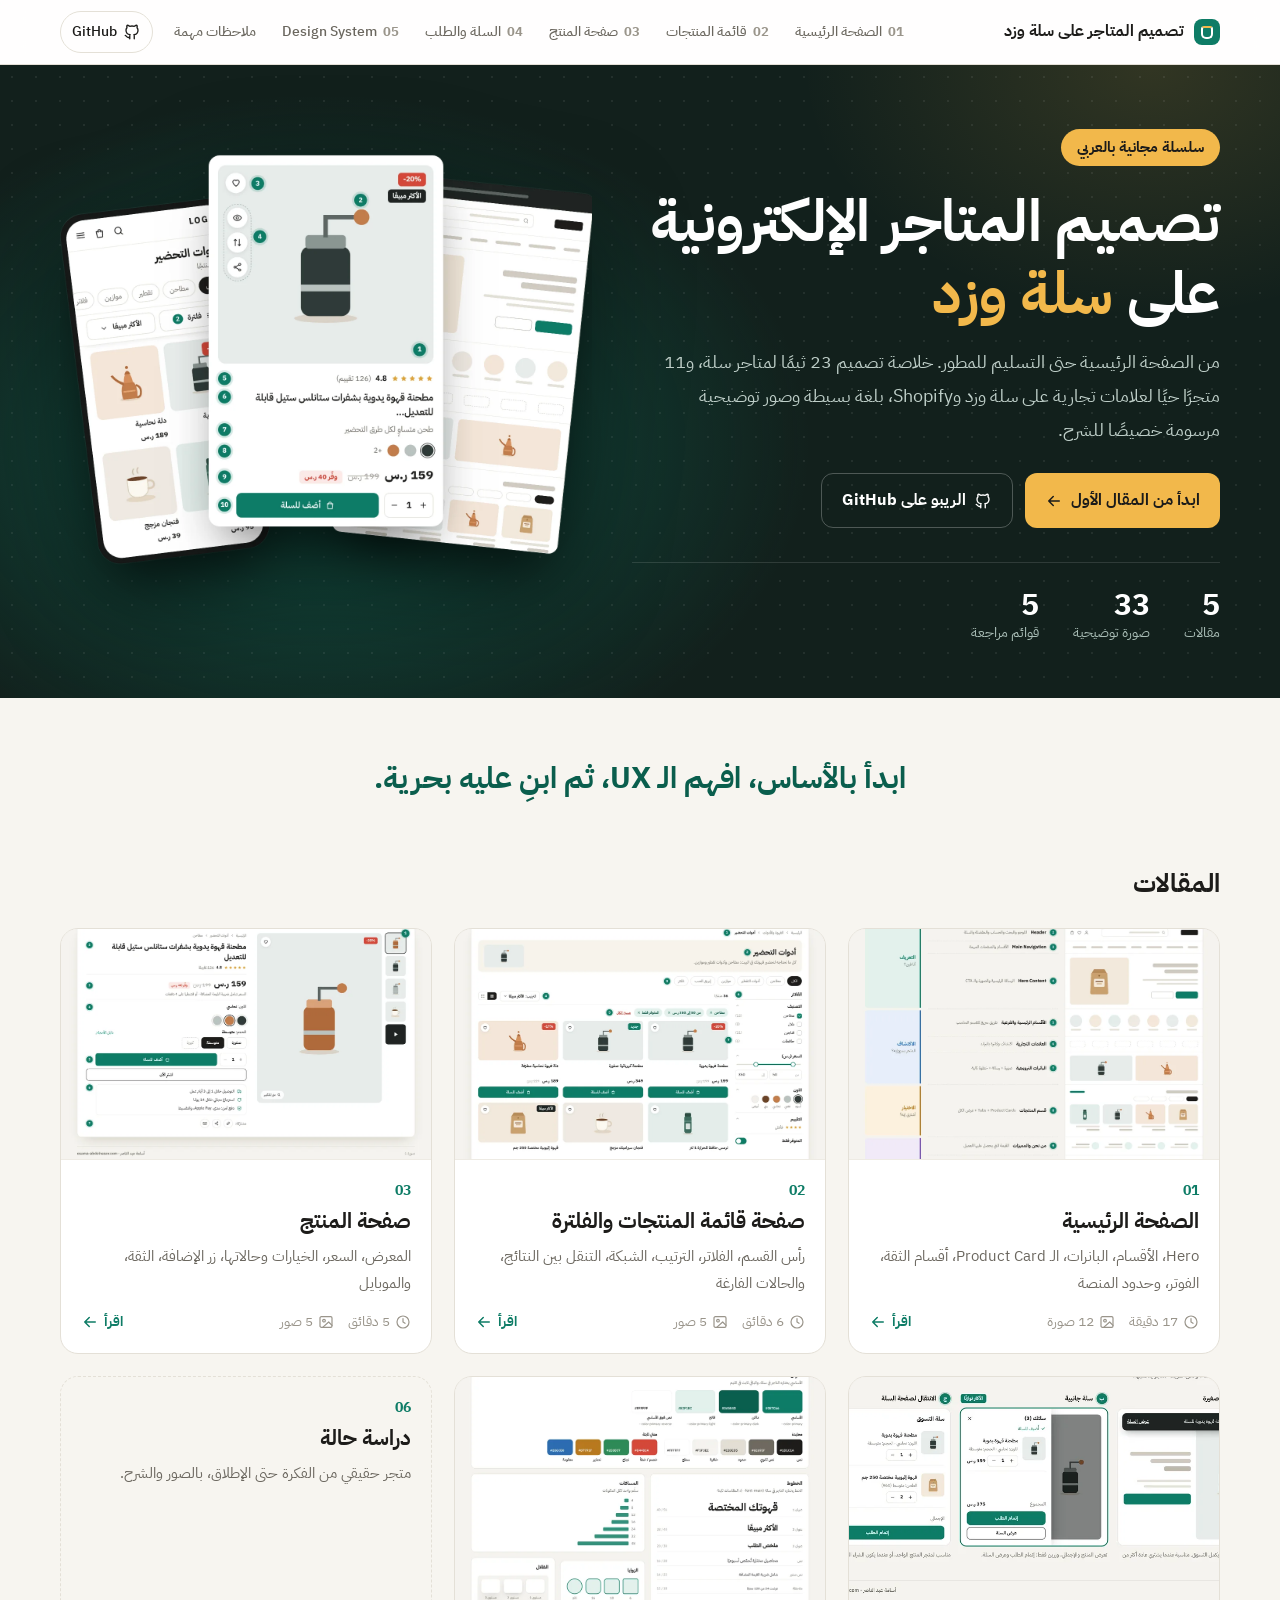
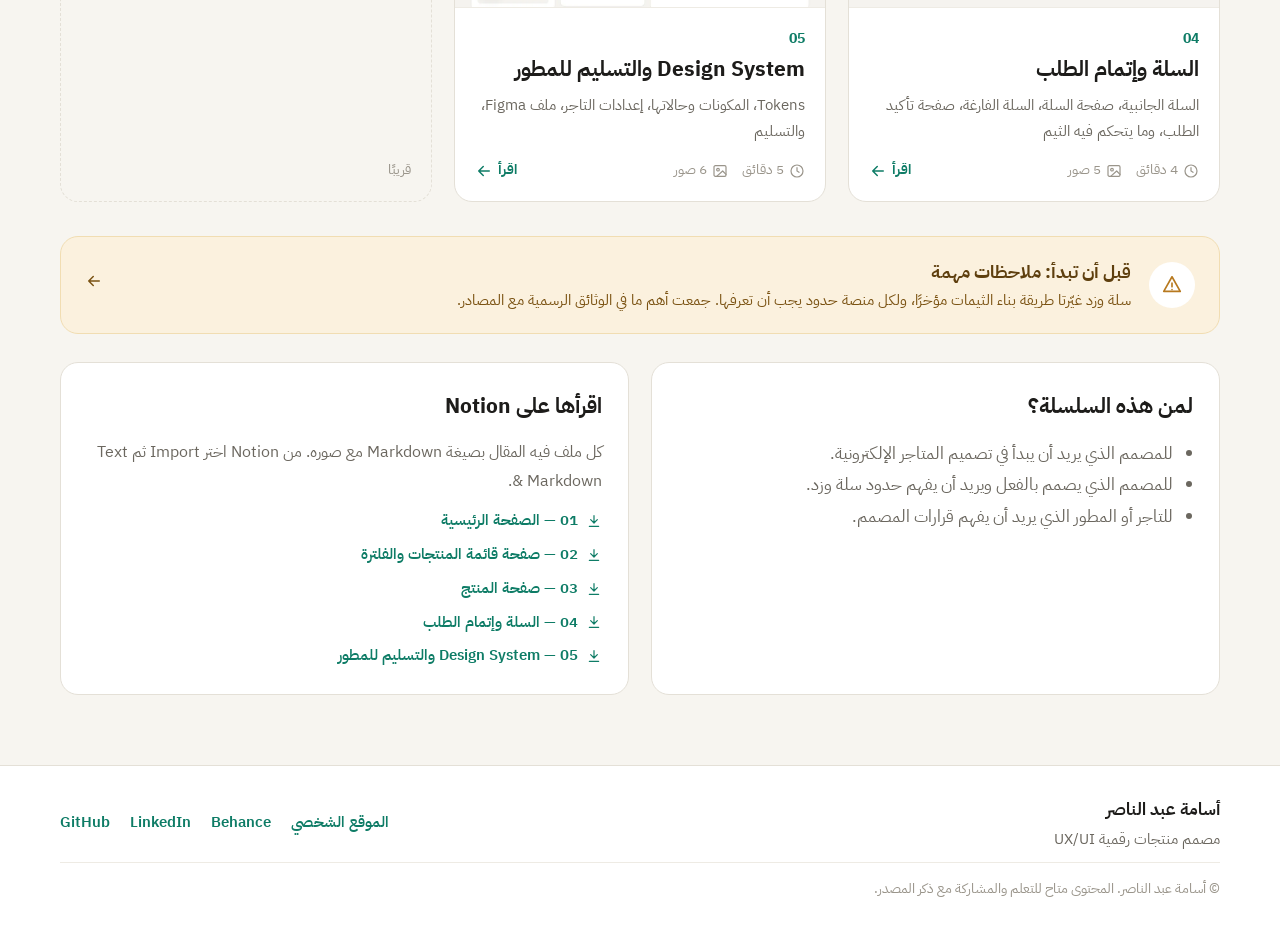
<file: docs/index.html>
<!doctype html>
<html lang="ar" dir="rtl">
<head>
<meta charset="utf-8">
<meta name="viewport" content="width=device-width, initial-scale=1">
<title>تصميم المتاجر الإلكترونية على سلة وزد · سلسلة مجانية بالعربي</title>
<meta name="description" content="سلسلة مقالات عملية بالعربي عن تصميم واجهات وتجربة المتاجر الإلكترونية على سلة وزد، مدعومة بـ 33 صورة توضيحية.">
<meta name="author" content="أسامة عبد الناصر">
<link rel="canonical" href="https://osa98.github.io/salla-zid-ecommerce-design/">
<meta property="og:type" content="website">
<meta property="og:title" content="تصميم المتاجر الإلكترونية على سلة وزد · سلسلة مجانية بالعربي">
<meta property="og:description" content="سلسلة مقالات عملية بالعربي عن تصميم واجهات وتجربة المتاجر الإلكترونية على سلة وزد، مدعومة بـ 33 صورة توضيحية.">
<meta property="og:url" content="https://osa98.github.io/salla-zid-ecommerce-design/">
<meta property="og:image" content="https://osa98.github.io/salla-zid-ecommerce-design/assets/og.png">
<meta property="og:locale" content="ar_AR">
<meta name="twitter:card" content="summary_large_image">
<meta name="theme-color" content="#12201C">
<link rel="icon" href="assets/favicon.svg" type="image/svg+xml">
<link rel="preconnect" href="https://fonts.googleapis.com">
<link rel="preconnect" href="https://fonts.gstatic.com" crossorigin>
<link href="https://fonts.googleapis.com/css2?family=IBM+Plex+Sans+Arabic:wght@400;500;600;700&display=swap" rel="stylesheet">
<link rel="stylesheet" href="assets/style.css">
</head>
<body>
<div class="progress" aria-hidden="true"><span></span></div>
<header class="topbar"><div class="wrap topbar-in">
  <a class="brand" href="index.html"><span class="brand-mark" aria-hidden="true"></span><span>تصميم المتاجر على سلة وزد</span></a>
  <button class="menu-btn" aria-label="القائمة" aria-expanded="false"><svg viewBox="0 0 24 24" width="22" height="22" fill="none" stroke="currentColor" stroke-width="2" stroke-linecap="round"><path d="M4 7h16M4 12h16M4 17h16"/></svg></button>
  <nav class="nav" aria-label="المقالات"><a href="01-homepage.html" class=""><b>01</b>الصفحة الرئيسية</a><a href="02-product-listing.html" class=""><b>02</b>قائمة المنتجات</a><a href="03-product-page.html" class=""><b>03</b>صفحة المنتج</a><a href="04-cart-checkout.html" class=""><b>04</b>السلة والطلب</a><a href="05-design-system-handoff.html" class=""><b>05</b>Design System</a><a href="notes.html" class="">ملاحظات مهمة</a><a class="gh" href="https://github.com/OSA98/salla-zid-ecommerce-design" target="_blank" rel="noopener" aria-label="الريبو على GitHub"><svg viewBox="0 0 24 24" width="18" height="18" fill="none" stroke="currentColor" stroke-width="1.8" stroke-linecap="round" stroke-linejoin="round"><path d="M9 19c-4 1.5-4-2-6-2.5M15 21v-3.5c0-1 .1-1.4-.5-2 2.8-.3 5.5-1.4 5.5-6a4.6 4.6 0 0 0-1.3-3.2 4.3 4.3 0 0 0-.1-3.2s-1.1-.3-3.5 1.3a12 12 0 0 0-6.2 0C6.5 2.8 5.4 3.1 5.4 3.1a4.3 4.3 0 0 0-.1 3.2A4.6 4.6 0 0 0 4 9.5c0 4.6 2.7 5.7 5.5 6-.6.6-.6 1.2-.5 2V21"/></svg><span>GitHub</span></a></nav>
</div></header>

<main>
  <section class="hero"><div class="wrap hero-in">
    <div class="hero-text"><span class="pill">سلسلة مجانية بالعربي</span>
      <h1>تصميم المتاجر الإلكترونية<br>على <em>سلة وزد</em></h1>
      <p class="lead">من الصفحة الرئيسية حتى التسليم للمطور. خلاصة تصميم 23 ثيمًا لمتاجر سلة، و11 متجرًا حيًا لعلامات تجارية على سلة وزد وShopify، بلغة بسيطة وصور توضيحية مرسومة خصيصًا للشرح.</p>
      <div class="hero-actions"><a class="btn primary" href="01-homepage.html">ابدأ من المقال الأول <svg viewBox="0 0 24 24" width="18" height="18" fill="none" stroke="currentColor" stroke-width="2" stroke-linecap="round" stroke-linejoin="round"><path d="M19 12H5M11 6l-6 6 6 6"/></svg></a><a class="btn ghost" href="https://github.com/OSA98/salla-zid-ecommerce-design" target="_blank" rel="noopener"><svg viewBox="0 0 24 24" width="18" height="18" fill="none" stroke="currentColor" stroke-width="1.8" stroke-linecap="round" stroke-linejoin="round"><path d="M9 19c-4 1.5-4-2-6-2.5M15 21v-3.5c0-1 .1-1.4-.5-2 2.8-.3 5.5-1.4 5.5-6a4.6 4.6 0 0 0-1.3-3.2 4.3 4.3 0 0 0-.1-3.2s-1.1-.3-3.5 1.3a12 12 0 0 0-6.2 0C6.5 2.8 5.4 3.1 5.4 3.1a4.3 4.3 0 0 0-.1 3.2A4.6 4.6 0 0 0 4 9.5c0 4.6 2.7 5.7 5.5 6-.6.6-.6 1.2-.5 2V21"/></svg> الريبو على GitHub</a></div>
      <div class="stats"><div><b>5</b><span>مقالات</span></div><div><b>33</b><span>صورة توضيحية</span></div><div><b>5</b><span>قوائم مراجعة</span></div></div>
    </div>
    <div class="hero-art"><img src="assets/hero.webp" alt="صور من السلسلة: موبايل صفحة القائمة، وتشريح الـ Product Card، والصفحة الرئيسية"></div>
  </div></section>
  <section class="wrap quote"><p>ابدأ بالأساس، افهم الـ UX، ثم ابنِ عليه بحرية.</p></section>
  <section class="wrap" id="articles"><h2 class="sec-title">المقالات</h2><div class="cards"><a class="card" href="01-homepage.html"><div class="card-img"><img src="assets/thumbs/01-homepage.webp" alt="" loading="lazy"></div>
          <div class="card-body"><span class="card-num">01</span><h3>الصفحة الرئيسية</h3><p>Hero، الأقسام، البانرات، الـ Product Card، أقسام الثقة، الفوتر، وحدود المنصة</p>
          <div class="card-meta"><span><svg viewBox="0 0 24 24" width="16" height="16" fill="none" stroke="currentColor" stroke-width="1.8" stroke-linecap="round"><circle cx="12" cy="12" r="9"/><path d="M12 7v5l3 2"/></svg> 17 دقيقة</span><span><svg viewBox="0 0 24 24" width="16" height="16" fill="none" stroke="currentColor" stroke-width="1.8" stroke-linecap="round" stroke-linejoin="round"><rect x="3" y="4" width="18" height="16" rx="2"/><circle cx="9" cy="10" r="2"/><path d="M21 17l-5-5-9 8"/></svg> 12 صورة</span><span class="card-go">اقرأ <svg viewBox="0 0 24 24" width="18" height="18" fill="none" stroke="currentColor" stroke-width="2" stroke-linecap="round" stroke-linejoin="round"><path d="M19 12H5M11 6l-6 6 6 6"/></svg></span></div></div></a><a class="card" href="02-product-listing.html"><div class="card-img"><img src="assets/thumbs/02-product-listing.webp" alt="" loading="lazy"></div>
          <div class="card-body"><span class="card-num">02</span><h3>صفحة قائمة المنتجات والفلترة</h3><p>رأس القسم، الفلاتر، الترتيب، الشبكة، التنقل بين النتائج، والحالات الفارغة</p>
          <div class="card-meta"><span><svg viewBox="0 0 24 24" width="16" height="16" fill="none" stroke="currentColor" stroke-width="1.8" stroke-linecap="round"><circle cx="12" cy="12" r="9"/><path d="M12 7v5l3 2"/></svg> 6 دقائق</span><span><svg viewBox="0 0 24 24" width="16" height="16" fill="none" stroke="currentColor" stroke-width="1.8" stroke-linecap="round" stroke-linejoin="round"><rect x="3" y="4" width="18" height="16" rx="2"/><circle cx="9" cy="10" r="2"/><path d="M21 17l-5-5-9 8"/></svg> 5 صور</span><span class="card-go">اقرأ <svg viewBox="0 0 24 24" width="18" height="18" fill="none" stroke="currentColor" stroke-width="2" stroke-linecap="round" stroke-linejoin="round"><path d="M19 12H5M11 6l-6 6 6 6"/></svg></span></div></div></a><a class="card" href="03-product-page.html"><div class="card-img"><img src="assets/thumbs/03-product-page.webp" alt="" loading="lazy"></div>
          <div class="card-body"><span class="card-num">03</span><h3>صفحة المنتج</h3><p>المعرض، السعر، الخيارات وحالاتها، زر الإضافة، الثقة، والموبايل</p>
          <div class="card-meta"><span><svg viewBox="0 0 24 24" width="16" height="16" fill="none" stroke="currentColor" stroke-width="1.8" stroke-linecap="round"><circle cx="12" cy="12" r="9"/><path d="M12 7v5l3 2"/></svg> 5 دقائق</span><span><svg viewBox="0 0 24 24" width="16" height="16" fill="none" stroke="currentColor" stroke-width="1.8" stroke-linecap="round" stroke-linejoin="round"><rect x="3" y="4" width="18" height="16" rx="2"/><circle cx="9" cy="10" r="2"/><path d="M21 17l-5-5-9 8"/></svg> 5 صور</span><span class="card-go">اقرأ <svg viewBox="0 0 24 24" width="18" height="18" fill="none" stroke="currentColor" stroke-width="2" stroke-linecap="round" stroke-linejoin="round"><path d="M19 12H5M11 6l-6 6 6 6"/></svg></span></div></div></a><a class="card" href="04-cart-checkout.html"><div class="card-img"><img src="assets/thumbs/04-cart-checkout.webp" alt="" loading="lazy"></div>
          <div class="card-body"><span class="card-num">04</span><h3>السلة وإتمام الطلب</h3><p>السلة الجانبية، صفحة السلة، السلة الفارغة، صفحة تأكيد الطلب، وما يتحكم فيه الثيم</p>
          <div class="card-meta"><span><svg viewBox="0 0 24 24" width="16" height="16" fill="none" stroke="currentColor" stroke-width="1.8" stroke-linecap="round"><circle cx="12" cy="12" r="9"/><path d="M12 7v5l3 2"/></svg> 4 دقائق</span><span><svg viewBox="0 0 24 24" width="16" height="16" fill="none" stroke="currentColor" stroke-width="1.8" stroke-linecap="round" stroke-linejoin="round"><rect x="3" y="4" width="18" height="16" rx="2"/><circle cx="9" cy="10" r="2"/><path d="M21 17l-5-5-9 8"/></svg> 5 صور</span><span class="card-go">اقرأ <svg viewBox="0 0 24 24" width="18" height="18" fill="none" stroke="currentColor" stroke-width="2" stroke-linecap="round" stroke-linejoin="round"><path d="M19 12H5M11 6l-6 6 6 6"/></svg></span></div></div></a><a class="card" href="05-design-system-handoff.html"><div class="card-img"><img src="assets/thumbs/05-design-system-handoff.webp" alt="" loading="lazy"></div>
          <div class="card-body"><span class="card-num">05</span><h3>Design System والتسليم للمطور</h3><p>Tokens، المكونات وحالاتها، إعدادات التاجر، ملف Figma، والتسليم</p>
          <div class="card-meta"><span><svg viewBox="0 0 24 24" width="16" height="16" fill="none" stroke="currentColor" stroke-width="1.8" stroke-linecap="round"><circle cx="12" cy="12" r="9"/><path d="M12 7v5l3 2"/></svg> 5 دقائق</span><span><svg viewBox="0 0 24 24" width="16" height="16" fill="none" stroke="currentColor" stroke-width="1.8" stroke-linecap="round" stroke-linejoin="round"><rect x="3" y="4" width="18" height="16" rx="2"/><circle cx="9" cy="10" r="2"/><path d="M21 17l-5-5-9 8"/></svg> 6 صور</span><span class="card-go">اقرأ <svg viewBox="0 0 24 24" width="18" height="18" fill="none" stroke="currentColor" stroke-width="2" stroke-linecap="round" stroke-linejoin="round"><path d="M19 12H5M11 6l-6 6 6 6"/></svg></span></div></div></a><div class="card soon"><div class="card-body"><span class="card-num">06</span><h3>دراسة حالة</h3><p>متجر حقيقي من الفكرة حتى الإطلاق، بالصور والشرح.</p><div class="card-meta"><span>قريبًا</span></div></div></div></div></section>
  <section class="wrap"><a class="notes-cta" href="notes.html"><span class="nc-icon"><svg viewBox="0 0 24 24" width="22" height="22" fill="none" stroke="currentColor" stroke-width="1.8" stroke-linecap="round" stroke-linejoin="round"><path d="M12 3l9 16H3z"/><path d="M12 10v4M12 17h.01"/></svg></span><span class="nc-text"><b>قبل أن تبدأ: ملاحظات مهمة</b><span>سلة وزد غيّرتا طريقة بناء الثيمات مؤخرًا، ولكل منصة حدود يجب أن تعرفها. جمعت أهم ما في الوثائق الرسمية مع المصادر.</span></span><span class="nc-go"><svg viewBox="0 0 24 24" width="18" height="18" fill="none" stroke="currentColor" stroke-width="2" stroke-linecap="round" stroke-linejoin="round"><path d="M19 12H5M11 6l-6 6 6 6"/></svg></span></a></section>
  <section class="wrap two-col">
    <div class="panel"><h2 class="sec-title sm">لمن هذه السلسلة؟</h2><ul class="plain"><li>للمصمم الذي يريد أن يبدأ في تصميم المتاجر الإلكترونية.</li><li>للمصمم الذي يصمم بالفعل ويريد أن يفهم حدود سلة وزد.</li><li>للتاجر أو المطور الذي يريد أن يفهم قرارات المصمم.</li></ul></div>
    <div class="panel"><h2 class="sec-title sm">اقرأها على Notion</h2><p class="muted">كل ملف فيه المقال بصيغة Markdown مع صوره. من Notion اختر Import ثم Text &amp; Markdown.</p><div class="notion-links"><a href="https://github.com/OSA98/salla-zid-ecommerce-design/raw/main/notion/01-homepage.zip"><svg viewBox="0 0 24 24" width="16" height="16" fill="none" stroke="currentColor" stroke-width="1.8" stroke-linecap="round" stroke-linejoin="round"><path d="M12 4v11M7 10l5 5 5-5M5 20h14"/></svg> 01 — الصفحة الرئيسية</a><a href="https://github.com/OSA98/salla-zid-ecommerce-design/raw/main/notion/02-product-listing.zip"><svg viewBox="0 0 24 24" width="16" height="16" fill="none" stroke="currentColor" stroke-width="1.8" stroke-linecap="round" stroke-linejoin="round"><path d="M12 4v11M7 10l5 5 5-5M5 20h14"/></svg> 02 — صفحة قائمة المنتجات والفلترة</a><a href="https://github.com/OSA98/salla-zid-ecommerce-design/raw/main/notion/03-product-page.zip"><svg viewBox="0 0 24 24" width="16" height="16" fill="none" stroke="currentColor" stroke-width="1.8" stroke-linecap="round" stroke-linejoin="round"><path d="M12 4v11M7 10l5 5 5-5M5 20h14"/></svg> 03 — صفحة المنتج</a><a href="https://github.com/OSA98/salla-zid-ecommerce-design/raw/main/notion/04-cart-checkout.zip"><svg viewBox="0 0 24 24" width="16" height="16" fill="none" stroke="currentColor" stroke-width="1.8" stroke-linecap="round" stroke-linejoin="round"><path d="M12 4v11M7 10l5 5 5-5M5 20h14"/></svg> 04 — السلة وإتمام الطلب</a><a href="https://github.com/OSA98/salla-zid-ecommerce-design/raw/main/notion/05-design-system-handoff.zip"><svg viewBox="0 0 24 24" width="16" height="16" fill="none" stroke="currentColor" stroke-width="1.8" stroke-linecap="round" stroke-linejoin="round"><path d="M12 4v11M7 10l5 5 5-5M5 20h14"/></svg> 05 — Design System والتسليم للمطور</a></div></div>
  </section>
</main>
<footer class="site-foot"><div class="wrap foot-in">
  <div><div class="foot-name">أسامة عبد الناصر</div><div class="foot-role">مصمم منتجات رقمية UX/UI</div></div>
  <nav class="foot-links"><a href="https://osama-abdelnaser.com" target="_blank" rel="noopener">الموقع الشخصي</a><a href="https://www.behance.net/osamaabdelnaser1" target="_blank" rel="noopener">Behance</a><a href="https://www.linkedin.com/in/osama-abdelnaser" target="_blank" rel="noopener">LinkedIn</a><a href="https://github.com/OSA98/salla-zid-ecommerce-design" target="_blank" rel="noopener">GitHub</a></nav>
  <div class="foot-copy">© أسامة عبد الناصر. المحتوى متاح للتعلم والمشاركة مع ذكر المصدر.</div>
</div></footer>
<div class="lightbox" hidden><button class="lb-close" aria-label="إغلاق">×</button><img alt=""></div>
<script src="assets/site.js"></script>
</body>
</html>
</file>
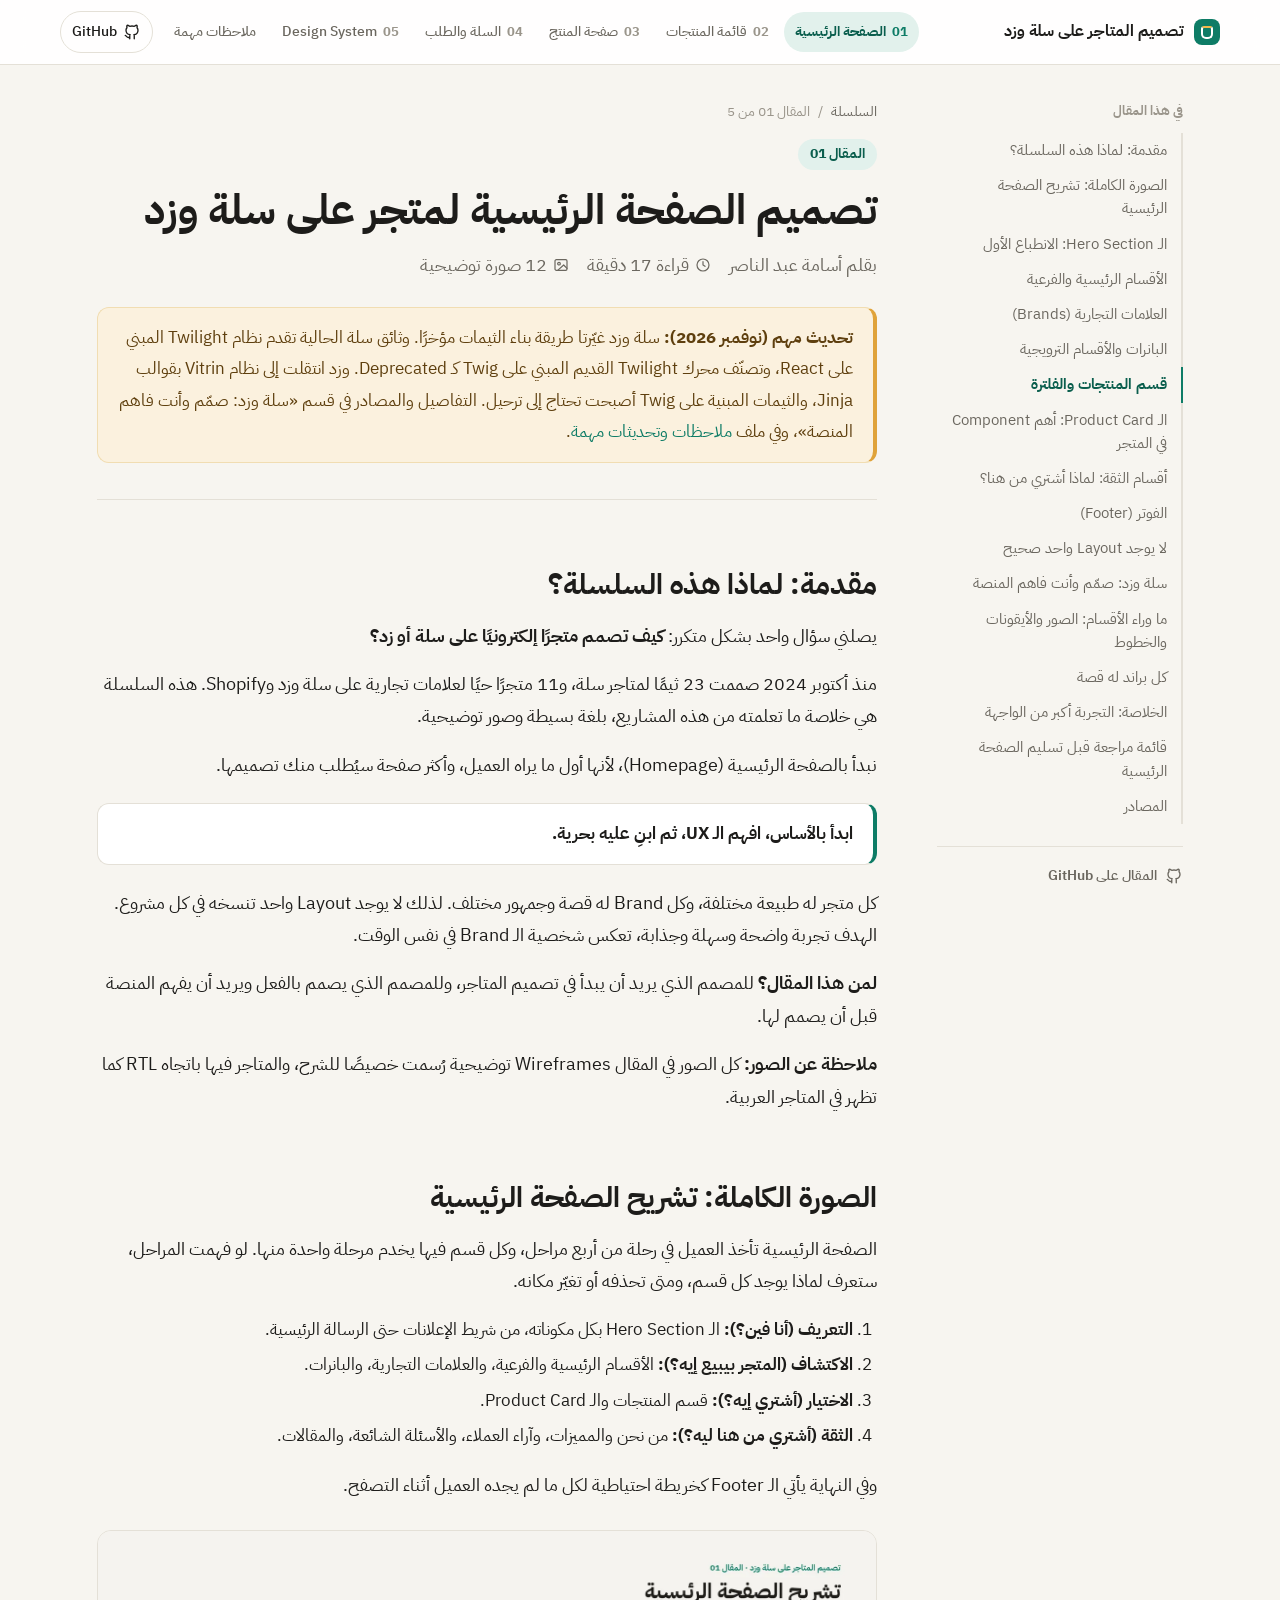
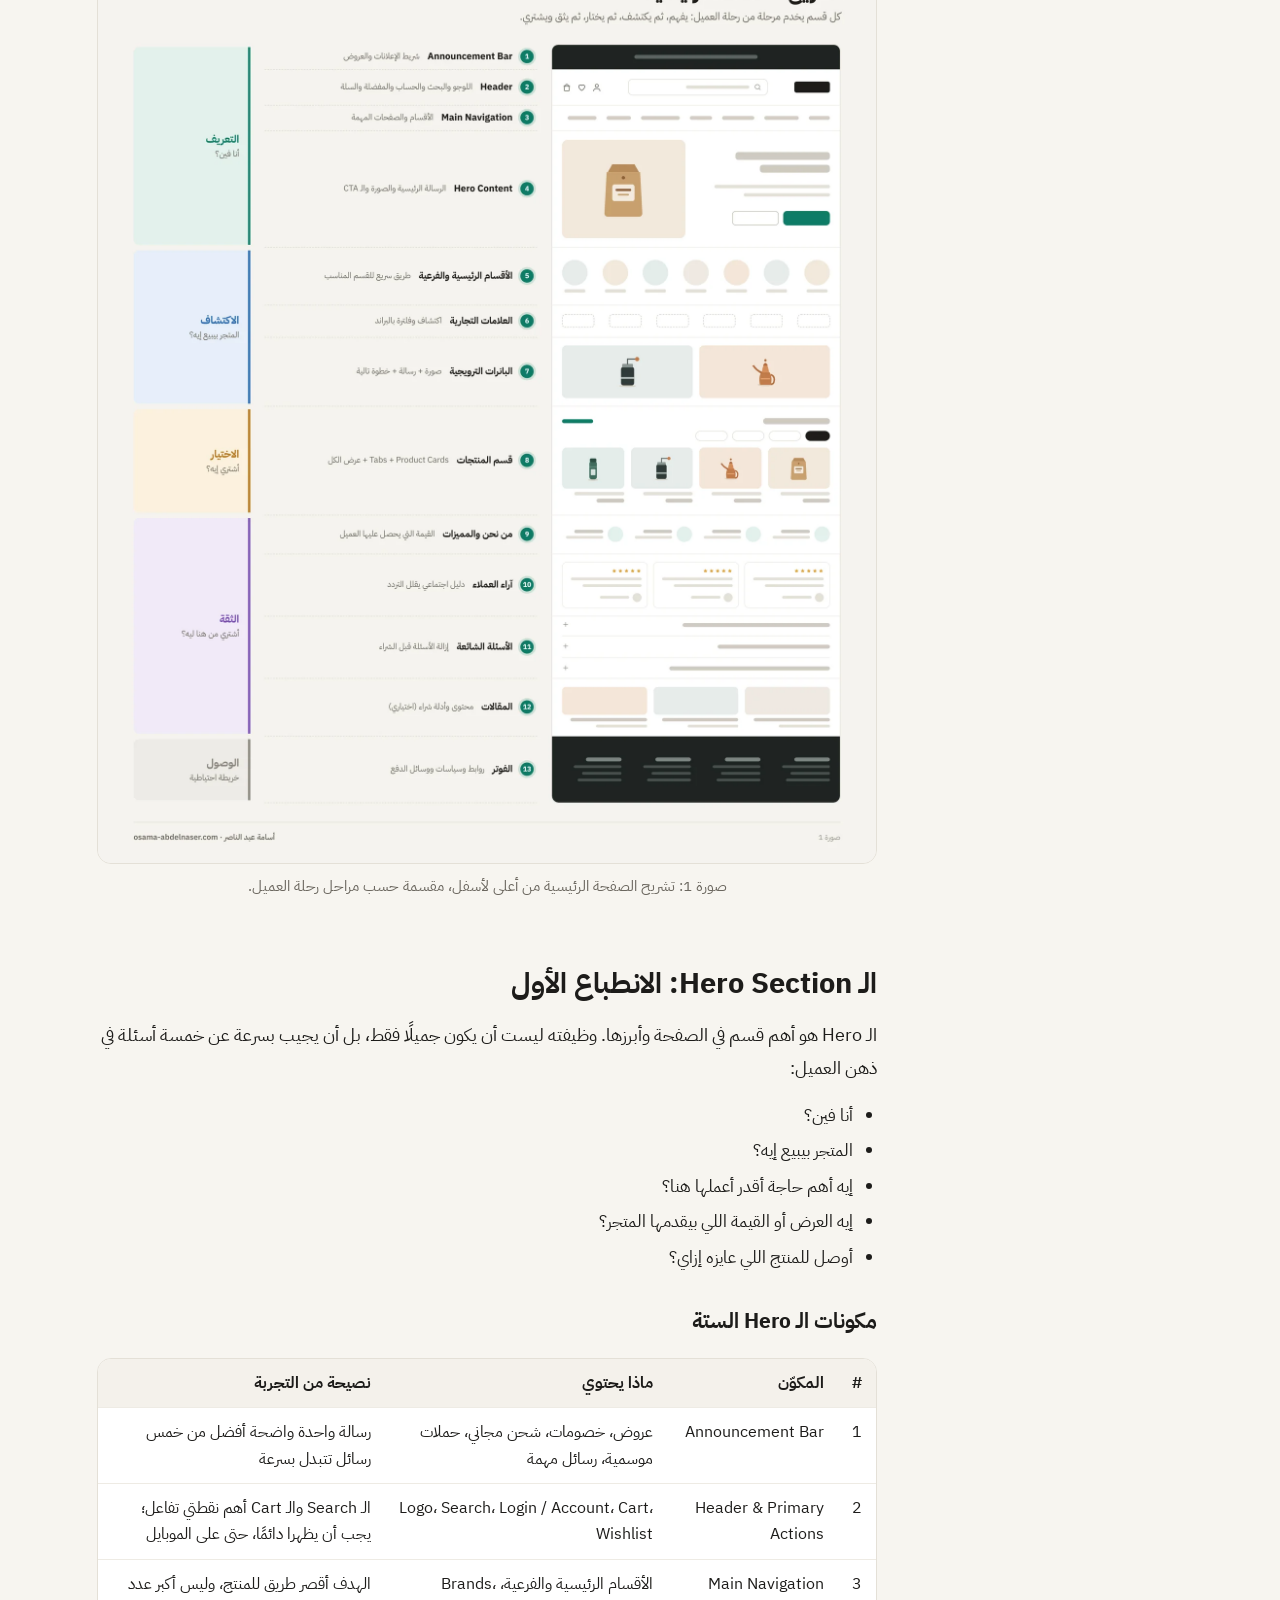
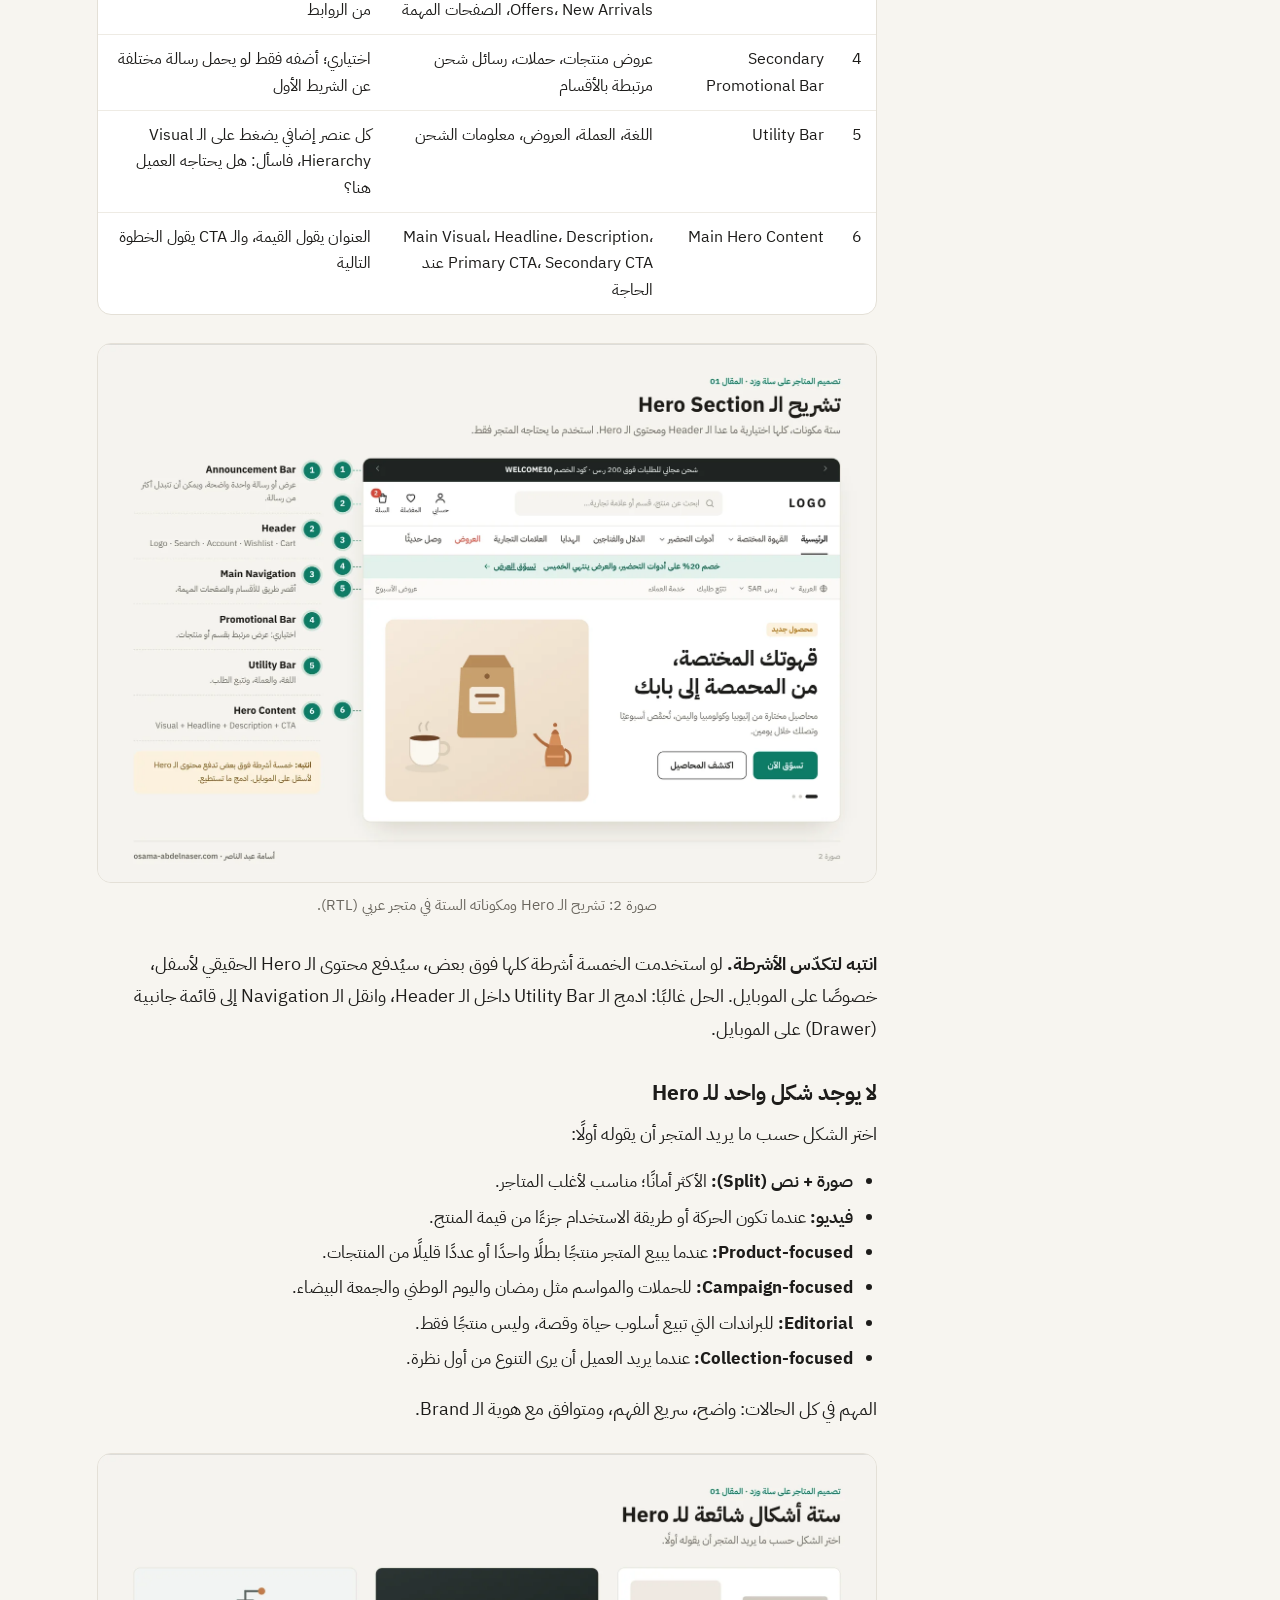
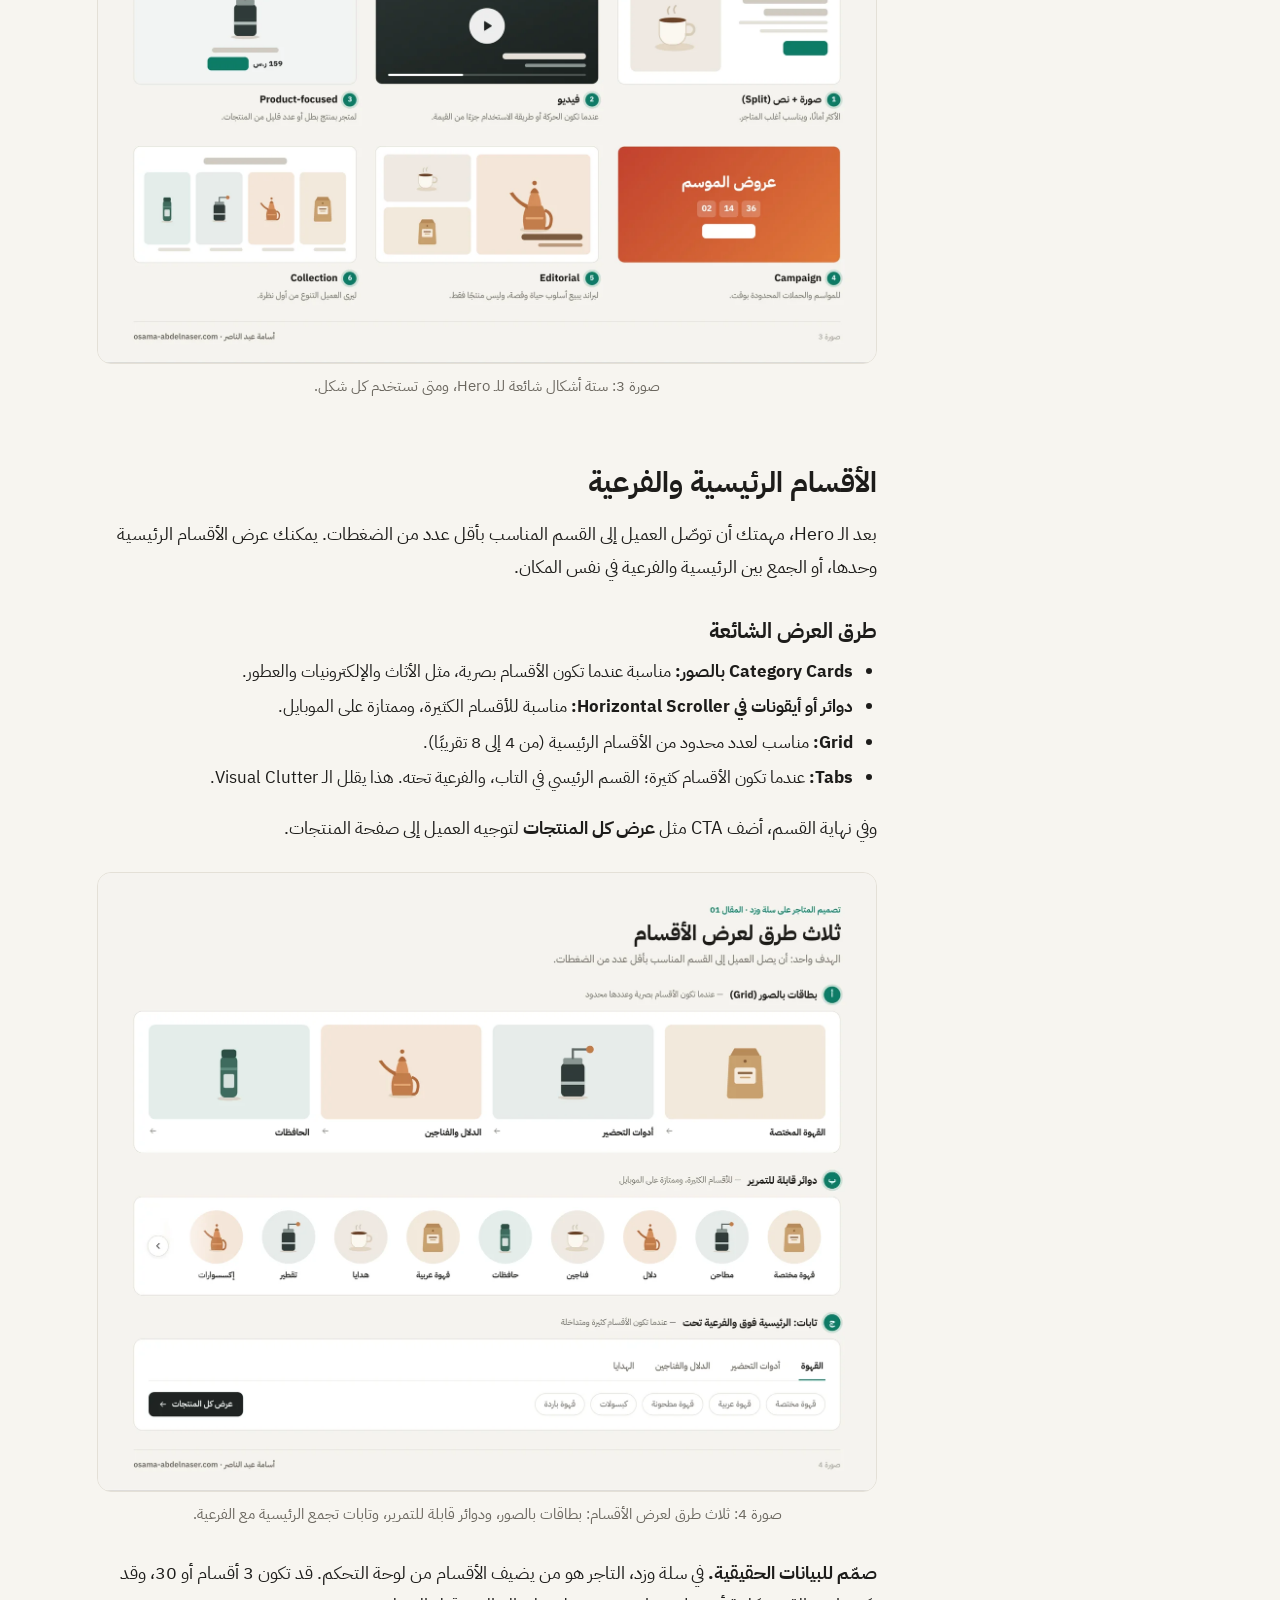
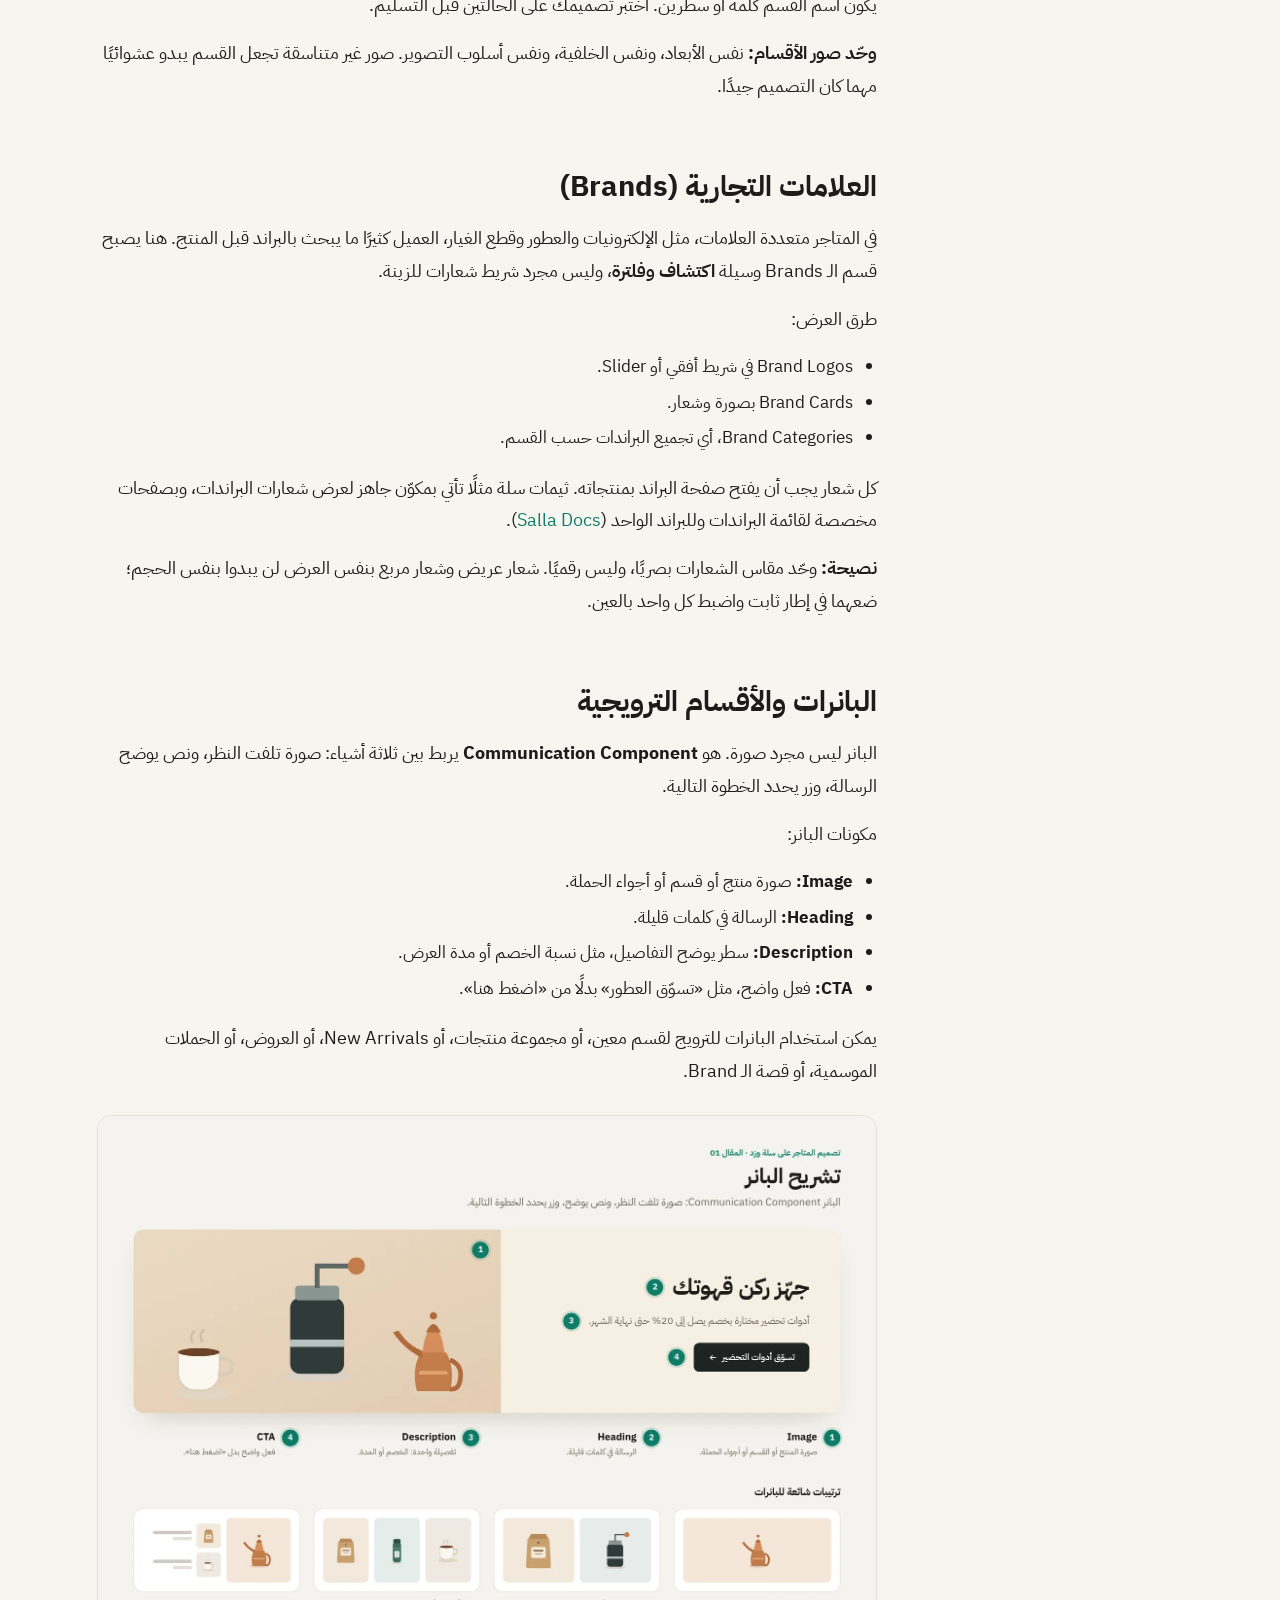
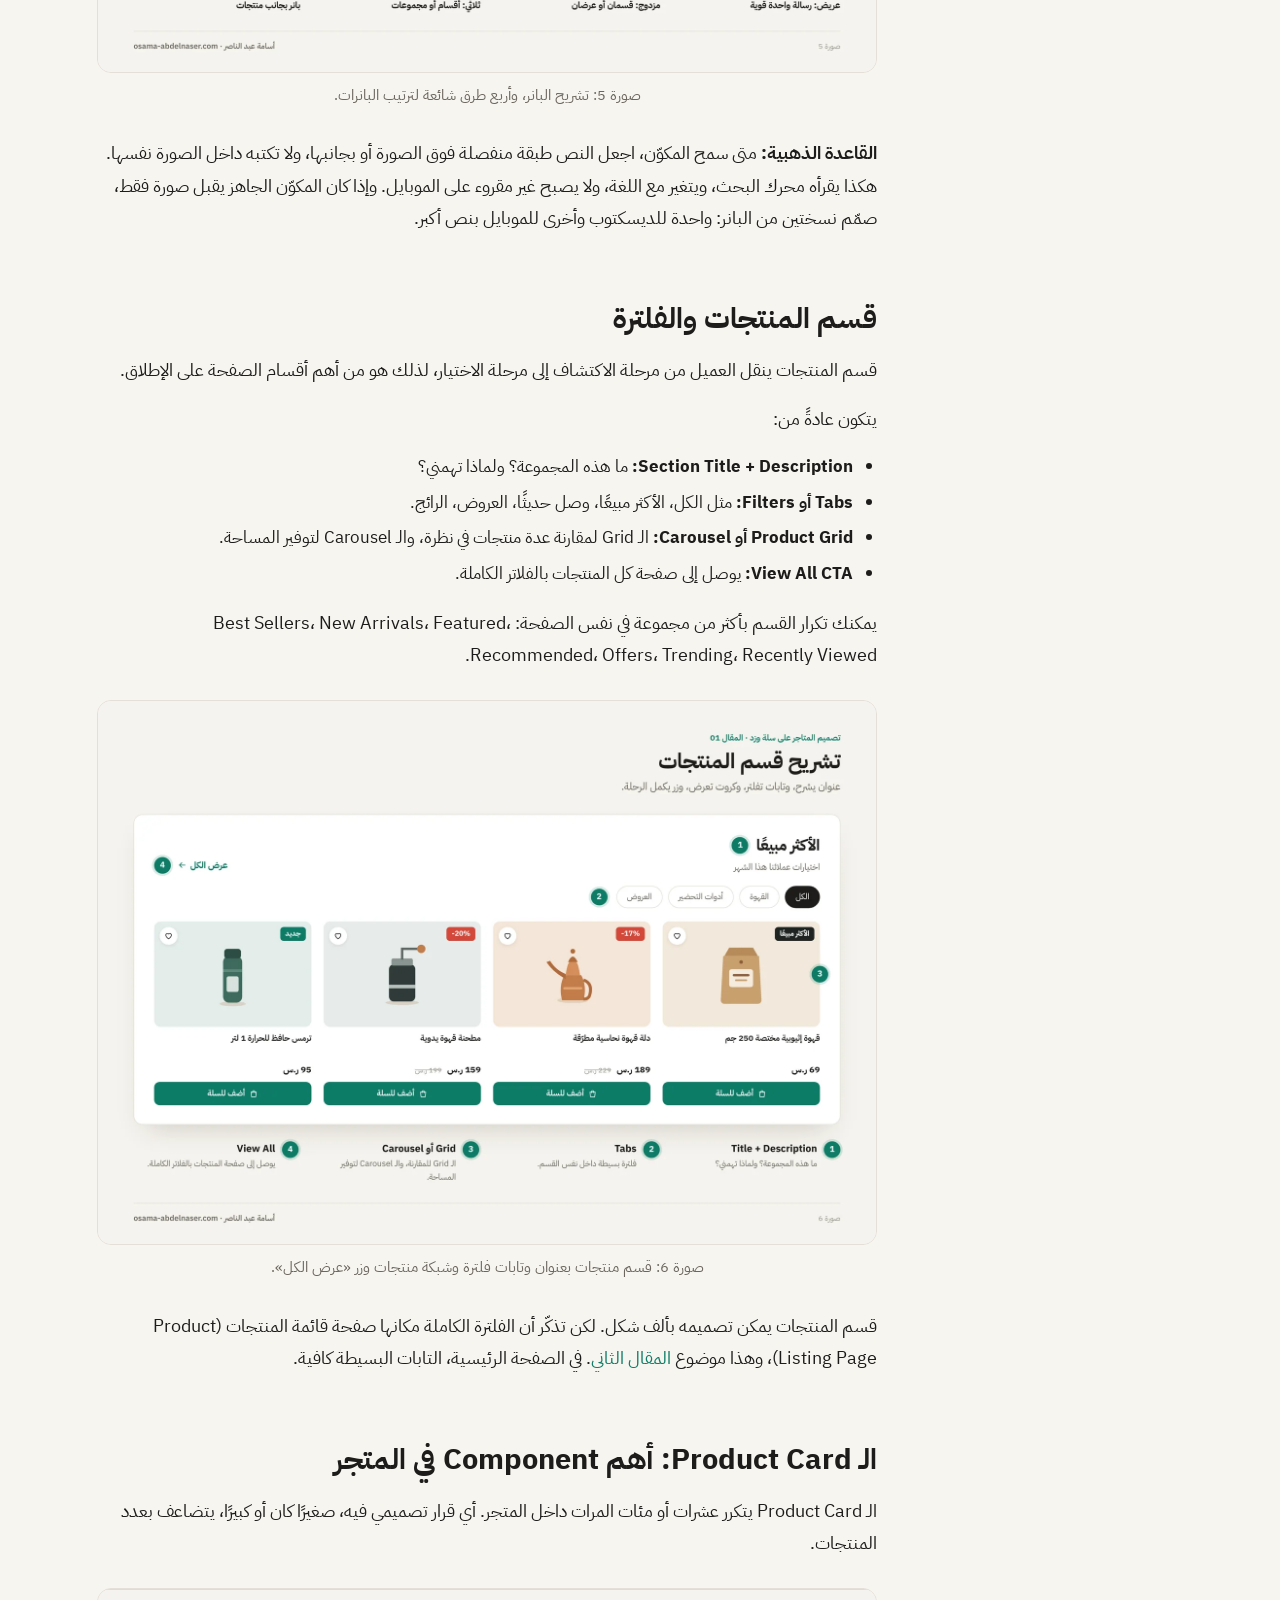
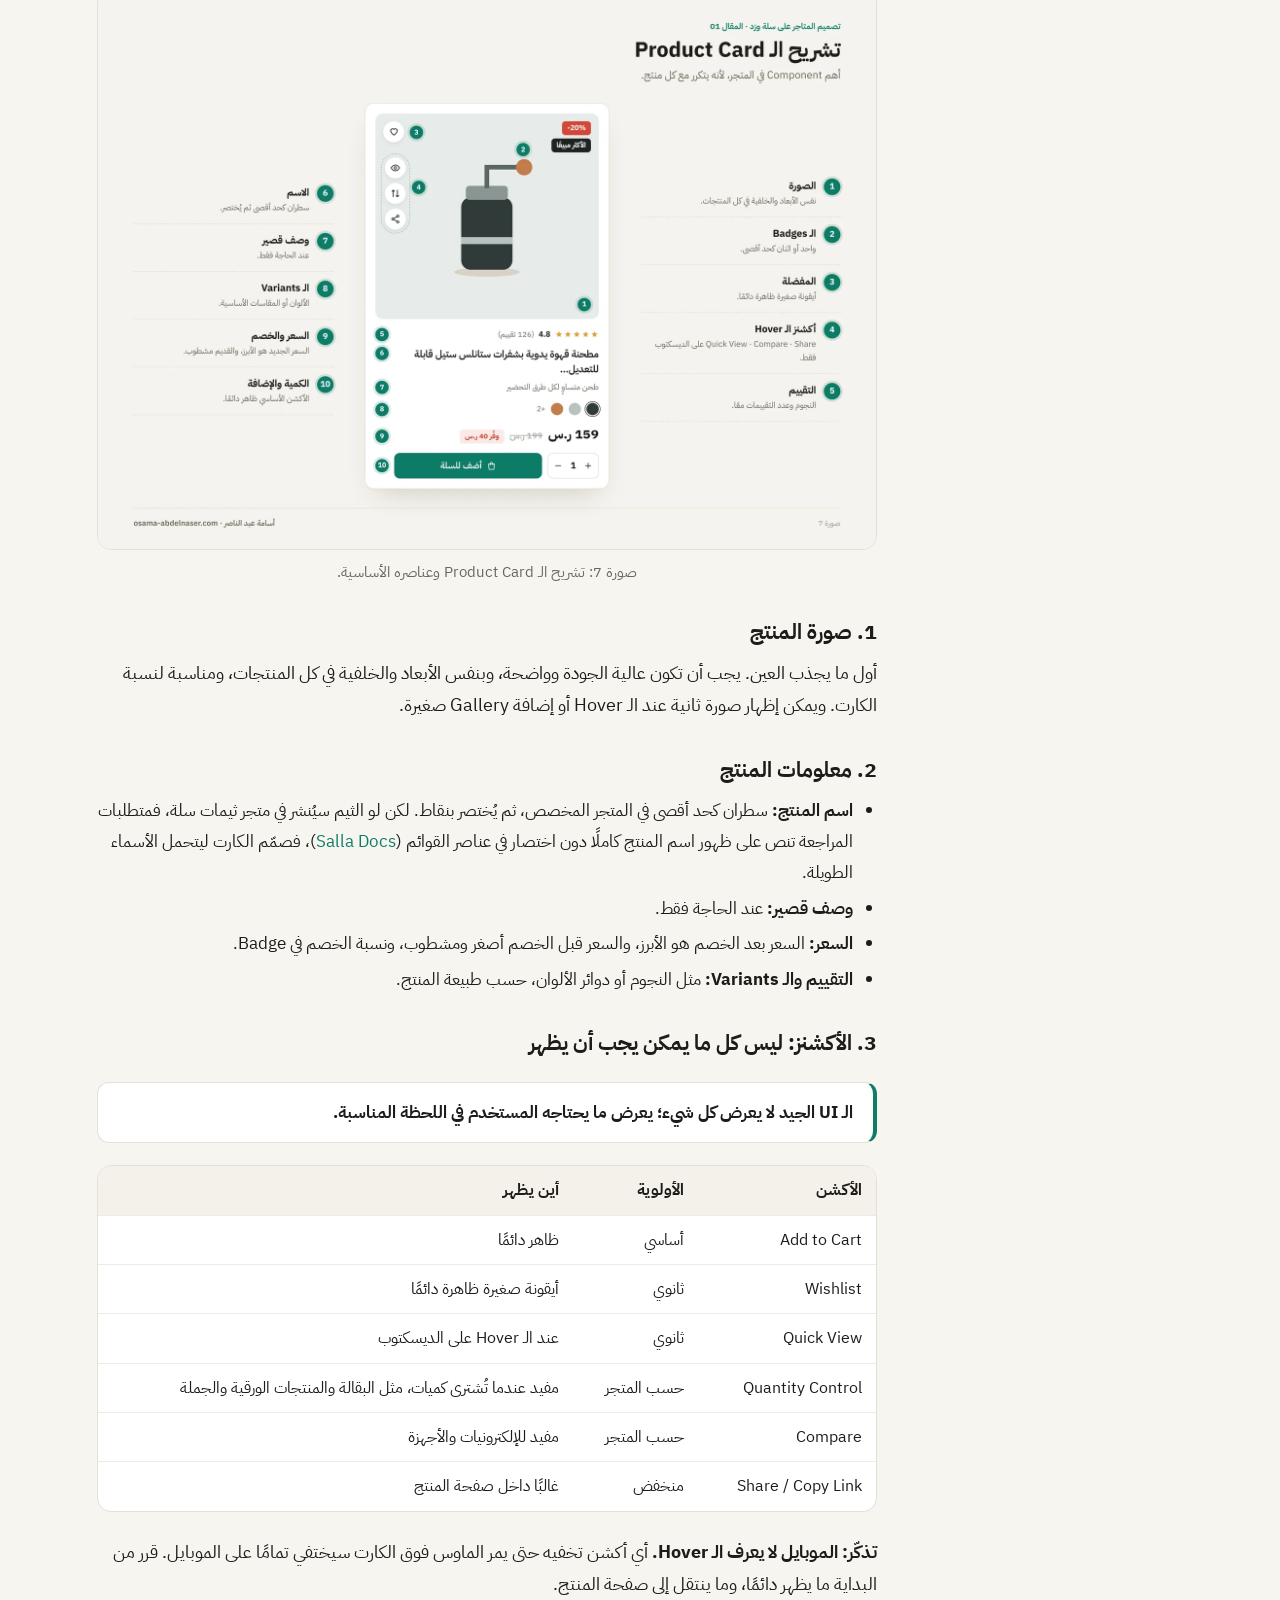
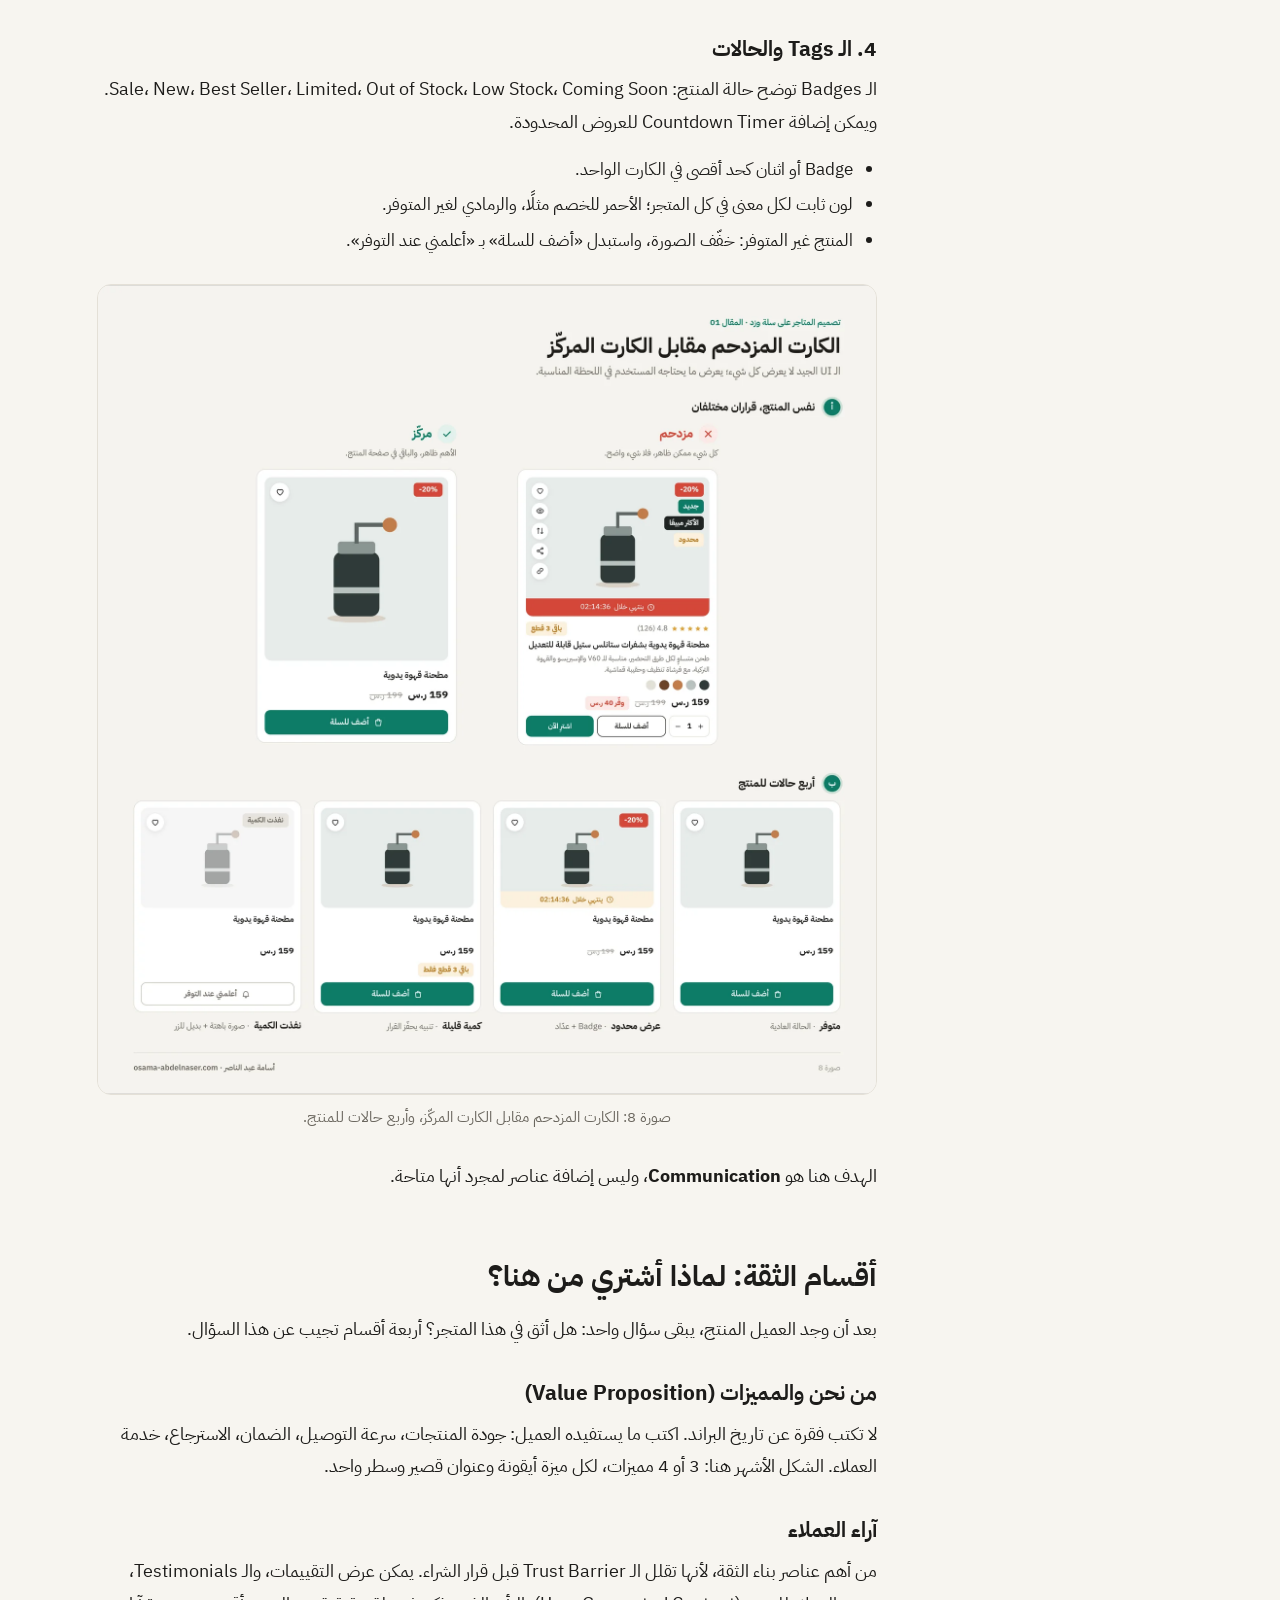
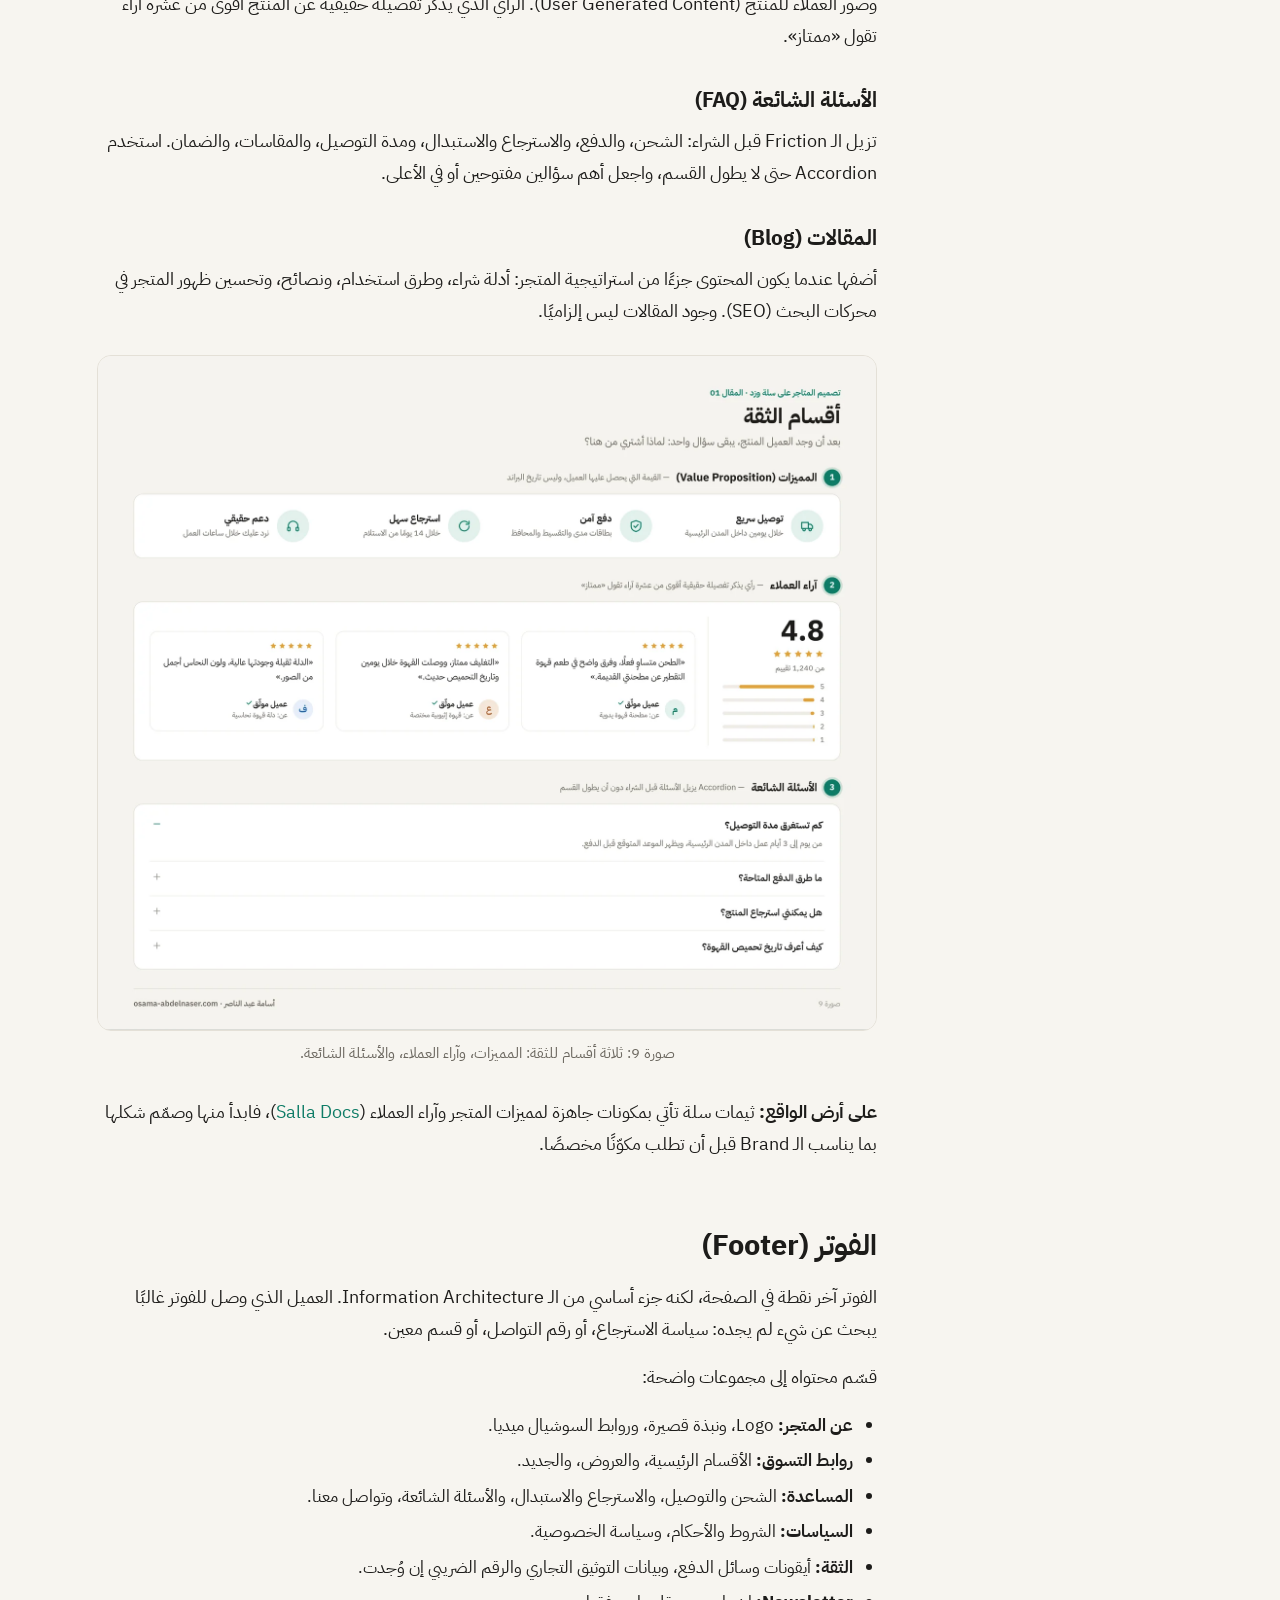
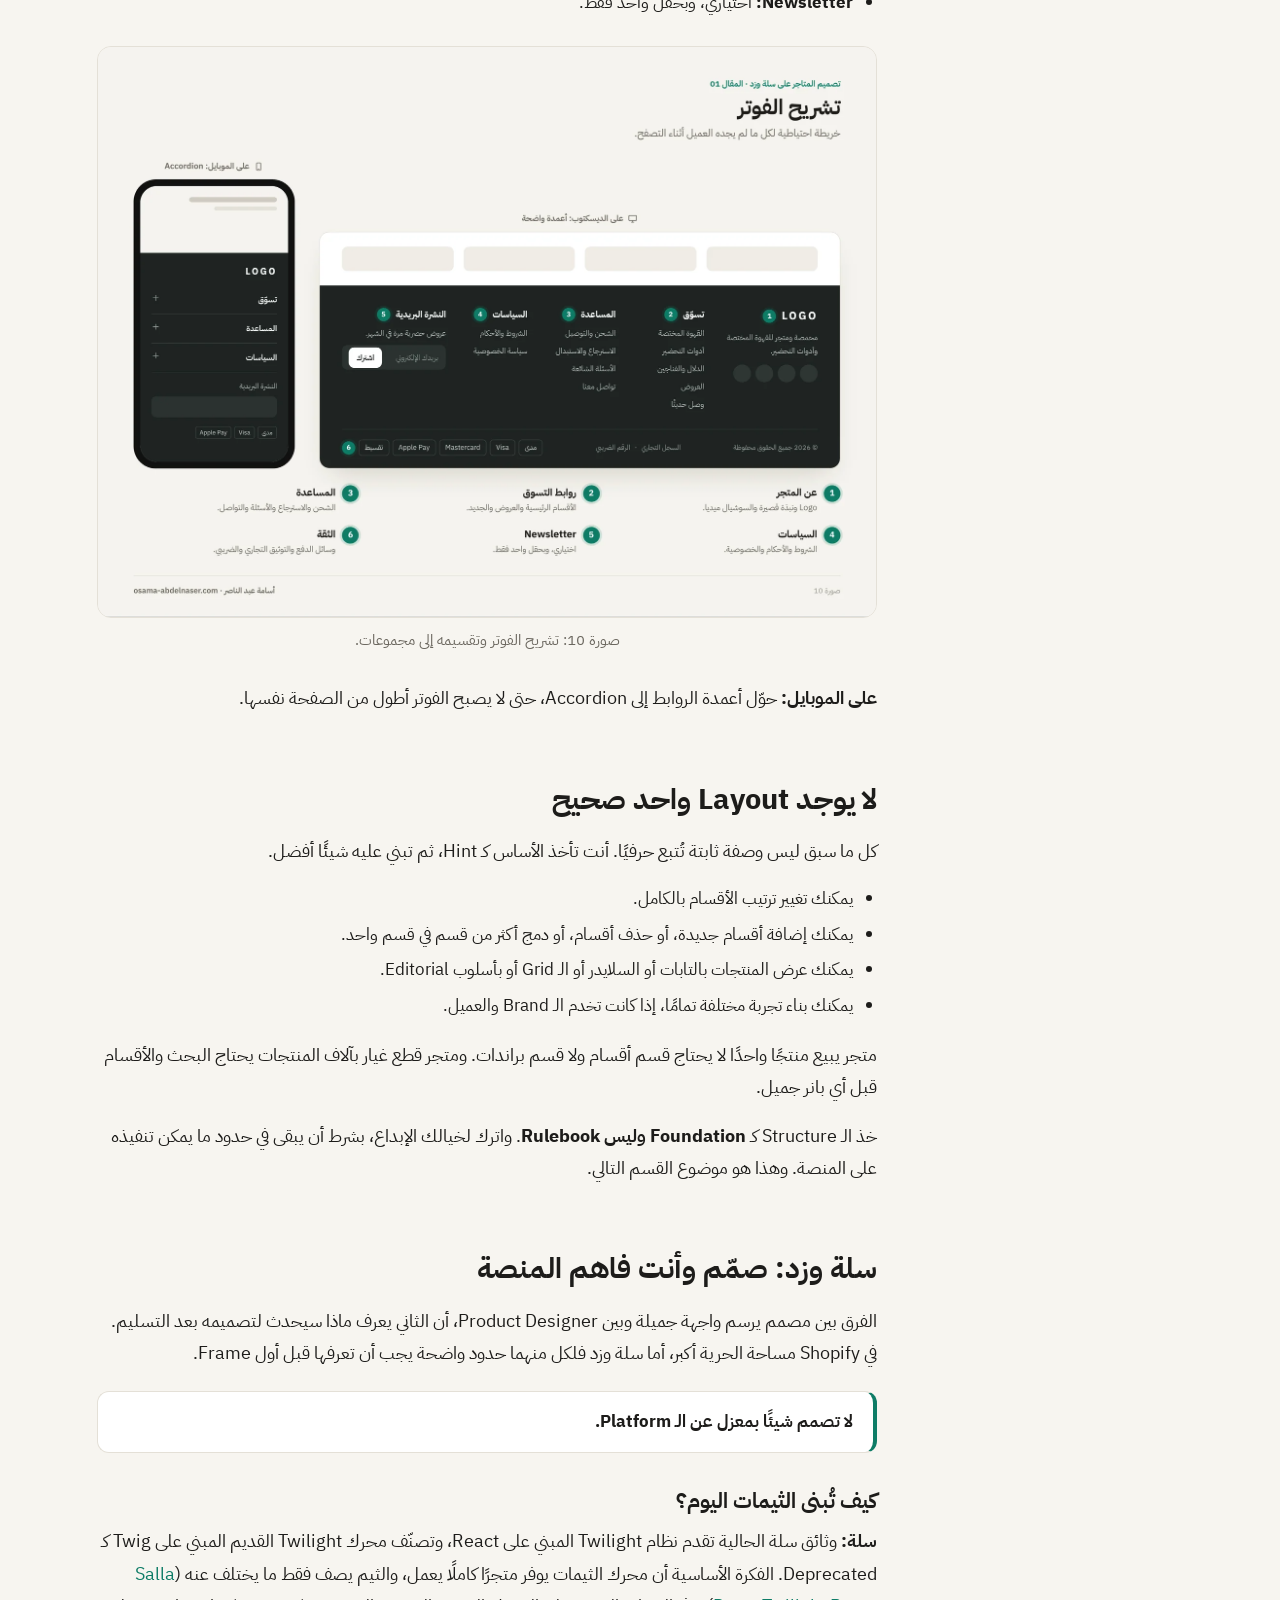
<file: docs/01-homepage.html>
<!doctype html>
<html lang="ar" dir="rtl">
<head>
<meta charset="utf-8">
<meta name="viewport" content="width=device-width, initial-scale=1">
<title>تصميم الصفحة الرئيسية لمتجر على سلة وزد · تصميم المتاجر على سلة وزد</title>
<meta name="description" content="Hero، الأقسام، البانرات، الـ Product Card، أقسام الثقة، الفوتر، وحدود المنصة">
<meta name="author" content="أسامة عبد الناصر">
<link rel="canonical" href="https://osa98.github.io/salla-zid-ecommerce-design/01-homepage.html">
<meta property="og:type" content="article">
<meta property="og:title" content="تصميم الصفحة الرئيسية لمتجر على سلة وزد · تصميم المتاجر على سلة وزد">
<meta property="og:description" content="Hero، الأقسام، البانرات، الـ Product Card، أقسام الثقة، الفوتر، وحدود المنصة">
<meta property="og:url" content="https://osa98.github.io/salla-zid-ecommerce-design/01-homepage.html">
<meta property="og:image" content="https://osa98.github.io/salla-zid-ecommerce-design/assets/og.png">
<meta property="og:locale" content="ar_AR">
<meta name="twitter:card" content="summary_large_image">
<meta name="theme-color" content="#12201C">
<link rel="icon" href="assets/favicon.svg" type="image/svg+xml">
<link rel="preconnect" href="https://fonts.googleapis.com">
<link rel="preconnect" href="https://fonts.gstatic.com" crossorigin>
<link href="https://fonts.googleapis.com/css2?family=IBM+Plex+Sans+Arabic:wght@400;500;600;700&display=swap" rel="stylesheet">
<link rel="stylesheet" href="assets/style.css">
</head>
<body>
<div class="progress" aria-hidden="true"><span></span></div>
<header class="topbar"><div class="wrap topbar-in">
  <a class="brand" href="index.html"><span class="brand-mark" aria-hidden="true"></span><span>تصميم المتاجر على سلة وزد</span></a>
  <button class="menu-btn" aria-label="القائمة" aria-expanded="false"><svg viewBox="0 0 24 24" width="22" height="22" fill="none" stroke="currentColor" stroke-width="2" stroke-linecap="round"><path d="M4 7h16M4 12h16M4 17h16"/></svg></button>
  <nav class="nav" aria-label="المقالات"><a href="01-homepage.html" class="on"><b>01</b>الصفحة الرئيسية</a><a href="02-product-listing.html" class=""><b>02</b>قائمة المنتجات</a><a href="03-product-page.html" class=""><b>03</b>صفحة المنتج</a><a href="04-cart-checkout.html" class=""><b>04</b>السلة والطلب</a><a href="05-design-system-handoff.html" class=""><b>05</b>Design System</a><a href="notes.html" class="">ملاحظات مهمة</a><a class="gh" href="https://github.com/OSA98/salla-zid-ecommerce-design" target="_blank" rel="noopener" aria-label="الريبو على GitHub"><svg viewBox="0 0 24 24" width="18" height="18" fill="none" stroke="currentColor" stroke-width="1.8" stroke-linecap="round" stroke-linejoin="round"><path d="M9 19c-4 1.5-4-2-6-2.5M15 21v-3.5c0-1 .1-1.4-.5-2 2.8-.3 5.5-1.4 5.5-6a4.6 4.6 0 0 0-1.3-3.2 4.3 4.3 0 0 0-.1-3.2s-1.1-.3-3.5 1.3a12 12 0 0 0-6.2 0C6.5 2.8 5.4 3.1 5.4 3.1a4.3 4.3 0 0 0-.1 3.2A4.6 4.6 0 0 0 4 9.5c0 4.6 2.7 5.7 5.5 6-.6.6-.6 1.2-.5 2V21"/></svg><span>GitHub</span></a></nav>
</div></header>

<main class="wrap article-layout">
  <aside class="toc" aria-label="محتوى المقال"><div class="toc-title">في هذا المقال</div><ol><li><a href="#مقدمة-لماذا-هذه-السلسلة">مقدمة: لماذا هذه السلسلة؟</a></li><li><a href="#الصورة-الكاملة-تشريح-الصفحة-الرئيسية">الصورة الكاملة: تشريح الصفحة الرئيسية</a></li><li><a href="#الـ-hero-section-الانطباع-الأول">الـ Hero Section: الانطباع الأول</a></li><li><a href="#الأقسام-الرئيسية-والفرعية">الأقسام الرئيسية والفرعية</a></li><li><a href="#العلامات-التجارية-brands">العلامات التجارية (Brands)</a></li><li><a href="#البانرات-والأقسام-الترويجية">البانرات والأقسام الترويجية</a></li><li><a href="#قسم-المنتجات-والفلترة">قسم المنتجات والفلترة</a></li><li><a href="#الـ-product-card-أهم-component-في-المتجر">الـ Product Card: أهم Component في المتجر</a></li><li><a href="#أقسام-الثقة-لماذا-أشتري-من-هنا">أقسام الثقة: لماذا أشتري من هنا؟</a></li><li><a href="#الفوتر-footer">الفوتر (Footer)</a></li><li><a href="#لا-يوجد-layout-واحد-صحيح">لا يوجد Layout واحد صحيح</a></li><li><a href="#سلة-وزد-صمم-وأنت-فاهم-المنصة">سلة وزد: صمّم وأنت فاهم المنصة</a></li><li><a href="#ما-وراء-الأقسام-الصور-والأيقونات-والخطوط">ما وراء الأقسام: الصور والأيقونات والخطوط</a></li><li><a href="#كل-براند-له-قصة">كل براند له قصة</a></li><li><a href="#الخلاصة-التجربة-أكبر-من-الواجهة">الخلاصة: التجربة أكبر من الواجهة</a></li><li><a href="#قائمة-مراجعة-قبل-تسليم-الصفحة-الرئيسية">قائمة مراجعة قبل تسليم الصفحة الرئيسية</a></li><li><a href="#المصادر">المصادر</a></li></ol>
    <div class="toc-extra"><a href="https://github.com/OSA98/salla-zid-ecommerce-design/tree/main/articles/01-homepage" target="_blank" rel="noopener"><svg viewBox="0 0 24 24" width="18" height="18" fill="none" stroke="currentColor" stroke-width="1.8" stroke-linecap="round" stroke-linejoin="round"><path d="M9 19c-4 1.5-4-2-6-2.5M15 21v-3.5c0-1 .1-1.4-.5-2 2.8-.3 5.5-1.4 5.5-6a4.6 4.6 0 0 0-1.3-3.2 4.3 4.3 0 0 0-.1-3.2s-1.1-.3-3.5 1.3a12 12 0 0 0-6.2 0C6.5 2.8 5.4 3.1 5.4 3.1a4.3 4.3 0 0 0-.1 3.2A4.6 4.6 0 0 0 4 9.5c0 4.6 2.7 5.7 5.5 6-.6.6-.6 1.2-.5 2V21"/></svg> المقال على GitHub</a><a href="https://github.com/OSA98/salla-zid-ecommerce-design/raw/main/notion/01-homepage.zip"><svg viewBox="0 0 24 24" width="16" height="16" fill="none" stroke="currentColor" stroke-width="1.8" stroke-linecap="round" stroke-linejoin="round"><path d="M12 4v11M7 10l5 5 5-5M5 20h14"/></svg> نسخة Notion</a></div></aside>
  <article class="prose">
    <nav class="crumbs"><a href="index.html">السلسلة</a><span>/</span><span>المقال 01 من 5</span></nav>
    <header class="article-head"><span class="kicker">المقال 01</span><h1>تصميم الصفحة الرئيسية لمتجر على سلة وزد</h1>
      <p class="meta"><span>بقلم أسامة عبد الناصر</span><span><svg viewBox="0 0 24 24" width="16" height="16" fill="none" stroke="currentColor" stroke-width="1.8" stroke-linecap="round"><circle cx="12" cy="12" r="9"/><path d="M12 7v5l3 2"/></svg> قراءة 17 دقيقة</span><span><svg viewBox="0 0 24 24" width="16" height="16" fill="none" stroke="currentColor" stroke-width="1.8" stroke-linecap="round" stroke-linejoin="round"><rect x="3" y="4" width="18" height="16" rx="2"/><circle cx="9" cy="10" r="2"/><path d="M21 17l-5-5-9 8"/></svg> 12 صورة توضيحية</span></p></header>
    <details class="toc-mobile"><summary>في هذا المقال</summary><ol><li><a href="#مقدمة-لماذا-هذه-السلسلة">مقدمة: لماذا هذه السلسلة؟</a></li><li><a href="#الصورة-الكاملة-تشريح-الصفحة-الرئيسية">الصورة الكاملة: تشريح الصفحة الرئيسية</a></li><li><a href="#الـ-hero-section-الانطباع-الأول">الـ Hero Section: الانطباع الأول</a></li><li><a href="#الأقسام-الرئيسية-والفرعية">الأقسام الرئيسية والفرعية</a></li><li><a href="#العلامات-التجارية-brands">العلامات التجارية (Brands)</a></li><li><a href="#البانرات-والأقسام-الترويجية">البانرات والأقسام الترويجية</a></li><li><a href="#قسم-المنتجات-والفلترة">قسم المنتجات والفلترة</a></li><li><a href="#الـ-product-card-أهم-component-في-المتجر">الـ Product Card: أهم Component في المتجر</a></li><li><a href="#أقسام-الثقة-لماذا-أشتري-من-هنا">أقسام الثقة: لماذا أشتري من هنا؟</a></li><li><a href="#الفوتر-footer">الفوتر (Footer)</a></li><li><a href="#لا-يوجد-layout-واحد-صحيح">لا يوجد Layout واحد صحيح</a></li><li><a href="#سلة-وزد-صمم-وأنت-فاهم-المنصة">سلة وزد: صمّم وأنت فاهم المنصة</a></li><li><a href="#ما-وراء-الأقسام-الصور-والأيقونات-والخطوط">ما وراء الأقسام: الصور والأيقونات والخطوط</a></li><li><a href="#كل-براند-له-قصة">كل براند له قصة</a></li><li><a href="#الخلاصة-التجربة-أكبر-من-الواجهة">الخلاصة: التجربة أكبر من الواجهة</a></li><li><a href="#قائمة-مراجعة-قبل-تسليم-الصفحة-الرئيسية">قائمة مراجعة قبل تسليم الصفحة الرئيسية</a></li><li><a href="#المصادر">المصادر</a></li></ol></details>
    <blockquote>
<p><strong>تحديث مهم (نوفمبر 2026):</strong> سلة وزد غيّرتا طريقة بناء الثيمات مؤخرًا. وثائق سلة الحالية تقدم نظام Twilight المبني على React، وتصنّف محرك Twilight القديم المبني على Twig كـ Deprecated. وزد انتقلت إلى نظام Vitrin بقوالب Jinja، والثيمات المبنية على Twig أصبحت تحتاج إلى ترحيل. التفاصيل والمصادر في قسم «سلة وزد: صمّم وأنت فاهم المنصة»، وفي ملف <a href="notes.html">ملاحظات وتحديثات مهمة</a>.</p>
</blockquote>
<hr />
<h2 id="مقدمة-لماذا-هذه-السلسلة">مقدمة: لماذا هذه السلسلة؟</h2>
<p>يصلني سؤال واحد بشكل متكرر: <strong>كيف تصمم متجرًا إلكترونيًا على سلة أو زد؟</strong></p>
<p>منذ أكتوبر 2024 صممت 23 ثيمًا لمتاجر سلة، و11 متجرًا حيًا لعلامات تجارية على سلة وزد وShopify. هذه السلسلة هي خلاصة ما تعلمته من هذه المشاريع، بلغة بسيطة وصور توضيحية.</p>
<p>نبدأ بالصفحة الرئيسية (Homepage)، لأنها أول ما يراه العميل، وأكثر صفحة سيُطلب منك تصميمها.</p>
<blockquote>
<p><strong>ابدأ بالأساس، افهم الـ UX، ثم ابنِ عليه بحرية.</strong></p>
</blockquote>
<p>كل متجر له طبيعة مختلفة، وكل Brand له قصة وجمهور مختلف. لذلك لا يوجد Layout واحد تنسخه في كل مشروع. الهدف تجربة واضحة وسهلة وجذابة، تعكس شخصية الـ Brand في نفس الوقت.</p>
<p><strong>لمن هذا المقال؟</strong> للمصمم الذي يريد أن يبدأ في تصميم المتاجر، وللمصمم الذي يصمم بالفعل ويريد أن يفهم المنصة قبل أن يصمم لها.</p>
<p><strong>ملاحظة عن الصور:</strong> كل الصور في المقال Wireframes توضيحية رُسمت خصيصًا للشرح، والمتاجر فيها باتجاه RTL كما تظهر في المتاجر العربية.</p>
<h2 id="الصورة-الكاملة-تشريح-الصفحة-الرئيسية">الصورة الكاملة: تشريح الصفحة الرئيسية</h2>
<p>الصفحة الرئيسية تأخذ العميل في رحلة من أربع مراحل، وكل قسم فيها يخدم مرحلة واحدة منها. لو فهمت المراحل، ستعرف لماذا يوجد كل قسم، ومتى تحذفه أو تغيّر مكانه.</p>
<ol>
<li><strong>التعريف (أنا فين؟):</strong> الـ Hero Section بكل مكوناته، من شريط الإعلانات حتى الرسالة الرئيسية.</li>
<li><strong>الاكتشاف (المتجر بيبيع إيه؟):</strong> الأقسام الرئيسية والفرعية، والعلامات التجارية، والبانرات.</li>
<li><strong>الاختيار (أشتري إيه؟):</strong> قسم المنتجات والـ Product Card.</li>
<li><strong>الثقة (أشتري من هنا ليه؟):</strong> من نحن والمميزات، وآراء العملاء، والأسئلة الشائعة، والمقالات.</li>
</ol>
<p>وفي النهاية يأتي الـ Footer كخريطة احتياطية لكل ما لم يجده العميل أثناء التصفح.</p>
<figure><a class="zoom" href="assets/01-homepage/01-homepage-anatomy.webp"><img src="assets/01-homepage/01-homepage-anatomy.webp" alt="تشريح الصفحة الرئيسية حسب مراحل رحلة العميل" loading="lazy" decoding="async"></a><figcaption>صورة 1: تشريح الصفحة الرئيسية من أعلى لأسفل، مقسمة حسب مراحل رحلة العميل.</figcaption></figure>
<h2 id="الـ-hero-section-الانطباع-الأول">الـ Hero Section: الانطباع الأول</h2>
<p>الـ Hero هو أهم قسم في الصفحة وأبرزها. وظيفته ليست أن يكون جميلًا فقط، بل أن يجيب بسرعة عن خمسة أسئلة في ذهن العميل:</p>
<ul>
<li>أنا فين؟</li>
<li>المتجر بيبيع إيه؟</li>
<li>إيه أهم حاجة أقدر أعملها هنا؟</li>
<li>إيه العرض أو القيمة اللي بيقدمها المتجر؟</li>
<li>أوصل للمنتج اللي عايزه إزاي؟</li>
</ul>
<h3 id="مكونات-الـ-hero-الستة">مكونات الـ Hero الستة</h3>
<div class="table-wrap"><table>
<thead>
<tr>
<th>#</th>
<th>المكوّن</th>
<th>ماذا يحتوي</th>
<th>نصيحة من التجربة</th>
</tr>
</thead>
<tbody>
<tr>
<td>1</td>
<td>Announcement Bar</td>
<td>عروض، خصومات، شحن مجاني، حملات موسمية، رسائل مهمة</td>
<td>رسالة واحدة واضحة أفضل من خمس رسائل تتبدل بسرعة</td>
</tr>
<tr>
<td>2</td>
<td>Header &amp; Primary Actions</td>
<td>Logo، Search، Login / Account، Cart، Wishlist</td>
<td>الـ Search والـ Cart أهم نقطتي تفاعل؛ يجب أن يظهرا دائمًا، حتى على الموبايل</td>
</tr>
<tr>
<td>3</td>
<td>Main Navigation</td>
<td>الأقسام الرئيسية والفرعية، Brands، Offers، New Arrivals، الصفحات المهمة</td>
<td>الهدف أقصر طريق للمنتج، وليس أكبر عدد من الروابط</td>
</tr>
<tr>
<td>4</td>
<td>Secondary Promotional Bar</td>
<td>عروض منتجات، حملات، رسائل شحن مرتبطة بالأقسام</td>
<td>اختياري؛ أضفه فقط لو يحمل رسالة مختلفة عن الشريط الأول</td>
</tr>
<tr>
<td>5</td>
<td>Utility Bar</td>
<td>اللغة، العملة، العروض، معلومات الشحن</td>
<td>كل عنصر إضافي يضغط على الـ Visual Hierarchy، فاسأل: هل يحتاجه العميل هنا؟</td>
</tr>
<tr>
<td>6</td>
<td>Main Hero Content</td>
<td>Main Visual، Headline، Description، Primary CTA، Secondary CTA عند الحاجة</td>
<td>العنوان يقول القيمة، والـ CTA يقول الخطوة التالية</td>
</tr>
</tbody>
</table></div>
<figure><a class="zoom" href="assets/01-homepage/02-hero-anatomy.webp"><img src="assets/01-homepage/02-hero-anatomy.webp" alt="تشريح الـ Hero ومكوناته الستة" loading="lazy" decoding="async"></a><figcaption>صورة 2: تشريح الـ Hero ومكوناته الستة في متجر عربي (RTL).</figcaption></figure>
<p><strong>انتبه لتكدّس الأشرطة.</strong> لو استخدمت الخمسة أشرطة كلها فوق بعض، سيُدفع محتوى الـ Hero الحقيقي لأسفل، خصوصًا على الموبايل. الحل غالبًا: ادمج الـ Utility Bar داخل الـ Header، وانقل الـ Navigation إلى قائمة جانبية (Drawer) على الموبايل.</p>
<h3 id="لا-يوجد-شكل-واحد-للـ-hero">لا يوجد شكل واحد للـ Hero</h3>
<p>اختر الشكل حسب ما يريد المتجر أن يقوله أولًا:</p>
<ul>
<li><strong>صورة + نص (Split):</strong> الأكثر أمانًا؛ مناسب لأغلب المتاجر.</li>
<li><strong>فيديو:</strong> عندما تكون الحركة أو طريقة الاستخدام جزءًا من قيمة المنتج.</li>
<li><strong>Product-focused:</strong> عندما يبيع المتجر منتجًا بطلًا واحدًا أو عددًا قليلًا من المنتجات.</li>
<li><strong>Campaign-focused:</strong> للحملات والمواسم مثل رمضان واليوم الوطني والجمعة البيضاء.</li>
<li><strong>Editorial:</strong> للبراندات التي تبيع أسلوب حياة وقصة، وليس منتجًا فقط.</li>
<li><strong>Collection-focused:</strong> عندما يريد العميل أن يرى التنوع من أول نظرة.</li>
</ul>
<p>المهم في كل الحالات: واضح، سريع الفهم، ومتوافق مع هوية الـ Brand.</p>
<figure><a class="zoom" href="assets/01-homepage/03-hero-variants.webp"><img src="assets/01-homepage/03-hero-variants.webp" alt="ستة أشكال شائعة للـ Hero" loading="lazy" decoding="async"></a><figcaption>صورة 3: ستة أشكال شائعة للـ Hero، ومتى تستخدم كل شكل.</figcaption></figure>
<h2 id="الأقسام-الرئيسية-والفرعية">الأقسام الرئيسية والفرعية</h2>
<p>بعد الـ Hero، مهمتك أن توصّل العميل إلى القسم المناسب بأقل عدد من الضغطات. يمكنك عرض الأقسام الرئيسية وحدها، أو الجمع بين الرئيسية والفرعية في نفس المكان.</p>
<h3 id="طرق-العرض-الشائعة">طرق العرض الشائعة</h3>
<ul>
<li><strong>Category Cards بالصور:</strong> مناسبة عندما تكون الأقسام بصرية، مثل الأثاث والإلكترونيات والعطور.</li>
<li><strong>دوائر أو أيقونات في Horizontal Scroller:</strong> مناسبة للأقسام الكثيرة، وممتازة على الموبايل.</li>
<li><strong>Grid:</strong> مناسب لعدد محدود من الأقسام الرئيسية (من 4 إلى 8 تقريبًا).</li>
<li><strong>Tabs:</strong> عندما تكون الأقسام كثيرة؛ القسم الرئيسي في التاب، والفرعية تحته. هذا يقلل الـ Visual Clutter.</li>
</ul>
<p>وفي نهاية القسم، أضف CTA مثل <strong>عرض كل المنتجات</strong> لتوجيه العميل إلى صفحة المنتجات.</p>
<figure><a class="zoom" href="assets/01-homepage/04-categories.webp"><img src="assets/01-homepage/04-categories.webp" alt="ثلاث طرق لعرض الأقسام" loading="lazy" decoding="async"></a><figcaption>صورة 4: ثلاث طرق لعرض الأقسام: بطاقات بالصور، ودوائر قابلة للتمرير، وتابات تجمع الرئيسية مع الفرعية.</figcaption></figure>
<p><strong>صمّم للبيانات الحقيقية.</strong> في سلة وزد، التاجر هو من يضيف الأقسام من لوحة التحكم. قد تكون 3 أقسام أو 30، وقد يكون اسم القسم كلمة أو سطرين. اختبر تصميمك على الحالتين قبل التسليم.</p>
<p><strong>وحّد صور الأقسام:</strong> نفس الأبعاد، ونفس الخلفية، ونفس أسلوب التصوير. صور غير متناسقة تجعل القسم يبدو عشوائيًا مهما كان التصميم جيدًا.</p>
<h2 id="العلامات-التجارية-brands">العلامات التجارية (Brands)</h2>
<p>في المتاجر متعددة العلامات، مثل الإلكترونيات والعطور وقطع الغيار، العميل كثيرًا ما يبحث بالبراند قبل المنتج. هنا يصبح قسم الـ Brands وسيلة <strong>اكتشاف وفلترة</strong>، وليس مجرد شريط شعارات للزينة.</p>
<p>طرق العرض:</p>
<ul>
<li>Brand Logos في شريط أفقي أو Slider.</li>
<li>Brand Cards بصورة وشعار.</li>
<li>Brand Categories، أي تجميع البراندات حسب القسم.</li>
</ul>
<p>كل شعار يجب أن يفتح صفحة البراند بمنتجاته. ثيمات سلة مثلًا تأتي بمكوّن جاهز لعرض شعارات البراندات، وبصفحات مخصصة لقائمة البراندات وللبراند الواحد (<a href="https://docs.salla.dev/422558m0" target="_blank" rel="noopener">Salla Docs</a>).</p>
<p><strong>نصيحة:</strong> وحّد مقاس الشعارات بصريًا، وليس رقميًا. شعار عريض وشعار مربع بنفس العرض لن يبدوا بنفس الحجم؛ ضعهما في إطار ثابت واضبط كل واحد بالعين.</p>
<h2 id="البانرات-والأقسام-الترويجية">البانرات والأقسام الترويجية</h2>
<p>البانر ليس مجرد صورة. هو <strong>Communication Component</strong> يربط بين ثلاثة أشياء: صورة تلفت النظر، ونص يوضح الرسالة، وزر يحدد الخطوة التالية.</p>
<p>مكونات البانر:</p>
<ul>
<li><strong>Image:</strong> صورة منتج أو قسم أو أجواء الحملة.</li>
<li><strong>Heading:</strong> الرسالة في كلمات قليلة.</li>
<li><strong>Description:</strong> سطر يوضح التفاصيل، مثل نسبة الخصم أو مدة العرض.</li>
<li><strong>CTA:</strong> فعل واضح، مثل «تسوّق العطور» بدلًا من «اضغط هنا».</li>
</ul>
<p>يمكن استخدام البانرات للترويج لقسم معين، أو مجموعة منتجات، أو New Arrivals، أو العروض، أو الحملات الموسمية، أو قصة الـ Brand.</p>
<figure><a class="zoom" href="assets/01-homepage/05-banners.webp"><img src="assets/01-homepage/05-banners.webp" alt="تشريح البانر وترتيباته الشائعة" loading="lazy" decoding="async"></a><figcaption>صورة 5: تشريح البانر، وأربع طرق شائعة لترتيب البانرات.</figcaption></figure>
<p><strong>القاعدة الذهبية:</strong> متى سمح المكوّن، اجعل النص طبقة منفصلة فوق الصورة أو بجانبها، ولا تكتبه داخل الصورة نفسها. هكذا يقرأه محرك البحث، ويتغير مع اللغة، ولا يصبح غير مقروء على الموبايل. وإذا كان المكوّن الجاهز يقبل صورة فقط، صمّم نسختين من البانر: واحدة للديسكتوب وأخرى للموبايل بنص أكبر.</p>
<h2 id="قسم-المنتجات-والفلترة">قسم المنتجات والفلترة</h2>
<p>قسم المنتجات ينقل العميل من مرحلة الاكتشاف إلى مرحلة الاختيار، لذلك هو من أهم أقسام الصفحة على الإطلاق.</p>
<p>يتكون عادةً من:</p>
<ul>
<li><strong>Section Title + Description:</strong> ما هذه المجموعة؟ ولماذا تهمني؟</li>
<li><strong>Tabs أو Filters:</strong> مثل الكل، الأكثر مبيعًا، وصل حديثًا، العروض، الرائج.</li>
<li><strong>Product Grid أو Carousel:</strong> الـ Grid لمقارنة عدة منتجات في نظرة، والـ Carousel لتوفير المساحة.</li>
<li><strong>View All CTA:</strong> يوصل إلى صفحة كل المنتجات بالفلاتر الكاملة.</li>
</ul>
<p>يمكنك تكرار القسم بأكثر من مجموعة في نفس الصفحة: Best Sellers، New Arrivals، Featured، Recommended، Offers، Trending، Recently Viewed.</p>
<figure><a class="zoom" href="assets/01-homepage/06-product-section.webp"><img src="assets/01-homepage/06-product-section.webp" alt="تشريح قسم المنتجات" loading="lazy" decoding="async"></a><figcaption>صورة 6: قسم منتجات بعنوان وتابات فلترة وشبكة منتجات وزر «عرض الكل».</figcaption></figure>
<p>قسم المنتجات يمكن تصميمه بألف شكل. لكن تذكّر أن الفلترة الكاملة مكانها صفحة قائمة المنتجات (Product Listing Page)، وهذا موضوع <a href="02-product-listing.html">المقال الثاني</a>. في الصفحة الرئيسية، التابات البسيطة كافية.</p>
<h2 id="الـ-product-card-أهم-component-في-المتجر">الـ Product Card: أهم Component في المتجر</h2>
<p>الـ Product Card يتكرر عشرات أو مئات المرات داخل المتجر. أي قرار تصميمي فيه، صغيرًا كان أو كبيرًا، يتضاعف بعدد المنتجات.</p>
<figure><a class="zoom" href="assets/01-homepage/07-product-card-anatomy.webp"><img src="assets/01-homepage/07-product-card-anatomy.webp" alt="تشريح الـ Product Card" loading="lazy" decoding="async"></a><figcaption>صورة 7: تشريح الـ Product Card وعناصره الأساسية.</figcaption></figure>
<h3 id="1-صورة-المنتج">1. صورة المنتج</h3>
<p>أول ما يجذب العين. يجب أن تكون عالية الجودة وواضحة، وبنفس الأبعاد والخلفية في كل المنتجات، ومناسبة لنسبة الكارت. ويمكن إظهار صورة ثانية عند الـ Hover أو إضافة Gallery صغيرة.</p>
<h3 id="2-معلومات-المنتج">2. معلومات المنتج</h3>
<ul>
<li><strong>اسم المنتج:</strong> سطران كحد أقصى في المتجر المخصص، ثم يُختصر بنقاط. لكن لو الثيم سيُنشر في متجر ثيمات سلة، فمتطلبات المراجعة تنص على ظهور اسم المنتج كاملًا دون اختصار في عناصر القوائم (<a href="https://docs.salla.dev/421887m0" target="_blank" rel="noopener">Salla Docs</a>)، فصمّم الكارت ليتحمل الأسماء الطويلة.</li>
<li><strong>وصف قصير:</strong> عند الحاجة فقط.</li>
<li><strong>السعر:</strong> السعر بعد الخصم هو الأبرز، والسعر قبل الخصم أصغر ومشطوب، ونسبة الخصم في Badge.</li>
<li><strong>التقييم والـ Variants:</strong> مثل النجوم أو دوائر الألوان، حسب طبيعة المنتج.</li>
</ul>
<h3 id="3-الأكشنز-ليس-كل-ما-يمكن-يجب-أن-يظهر">3. الأكشنز: ليس كل ما يمكن يجب أن يظهر</h3>
<blockquote>
<p><strong>الـ UI الجيد لا يعرض كل شيء؛ يعرض ما يحتاجه المستخدم في اللحظة المناسبة.</strong></p>
</blockquote>
<div class="table-wrap"><table>
<thead>
<tr>
<th>الأكشن</th>
<th>الأولوية</th>
<th>أين يظهر</th>
</tr>
</thead>
<tbody>
<tr>
<td>Add to Cart</td>
<td>أساسي</td>
<td>ظاهر دائمًا</td>
</tr>
<tr>
<td>Wishlist</td>
<td>ثانوي</td>
<td>أيقونة صغيرة ظاهرة دائمًا</td>
</tr>
<tr>
<td>Quick View</td>
<td>ثانوي</td>
<td>عند الـ Hover على الديسكتوب</td>
</tr>
<tr>
<td>Quantity Control</td>
<td>حسب المتجر</td>
<td>مفيد عندما تُشترى كميات، مثل البقالة والمنتجات الورقية والجملة</td>
</tr>
<tr>
<td>Compare</td>
<td>حسب المتجر</td>
<td>مفيد للإلكترونيات والأجهزة</td>
</tr>
<tr>
<td>Share / Copy Link</td>
<td>منخفض</td>
<td>غالبًا داخل صفحة المنتج</td>
</tr>
</tbody>
</table></div>
<p><strong>تذكّر: الموبايل لا يعرف الـ Hover.</strong> أي أكشن تخفيه حتى يمر الماوس فوق الكارت سيختفي تمامًا على الموبايل. قرر من البداية ما يظهر دائمًا، وما ينتقل إلى صفحة المنتج.</p>
<h3 id="4-الـ-tags-والحالات">4. الـ Tags والحالات</h3>
<p>الـ Badges توضح حالة المنتج: Sale، New، Best Seller، Limited، Out of Stock، Low Stock، Coming Soon. ويمكن إضافة Countdown Timer للعروض المحدودة.</p>
<ul>
<li>Badge أو اثنان كحد أقصى في الكارت الواحد.</li>
<li>لون ثابت لكل معنى في كل المتجر؛ الأحمر للخصم مثلًا، والرمادي لغير المتوفر.</li>
<li>المنتج غير المتوفر: خفّف الصورة، واستبدل «أضف للسلة» بـ «أعلمني عند التوفر».</li>
</ul>
<figure><a class="zoom" href="assets/01-homepage/08-card-overloaded-vs-focused.webp"><img src="assets/01-homepage/08-card-overloaded-vs-focused.webp" alt="الكارت المزدحم مقابل الكارت المركّز وحالات المنتج" loading="lazy" decoding="async"></a><figcaption>صورة 8: الكارت المزدحم مقابل الكارت المركّز، وأربع حالات للمنتج.</figcaption></figure>
<p>الهدف هنا هو <strong>Communication</strong>، وليس إضافة عناصر لمجرد أنها متاحة.</p>
<h2 id="أقسام-الثقة-لماذا-أشتري-من-هنا">أقسام الثقة: لماذا أشتري من هنا؟</h2>
<p>بعد أن وجد العميل المنتج، يبقى سؤال واحد: هل أثق في هذا المتجر؟ أربعة أقسام تجيب عن هذا السؤال.</p>
<h3 id="من-نحن-والمميزات-value-proposition">من نحن والمميزات (Value Proposition)</h3>
<p>لا تكتب فقرة عن تاريخ البراند. اكتب ما يستفيده العميل: جودة المنتجات، سرعة التوصيل، الضمان، الاسترجاع، خدمة العملاء. الشكل الأشهر هنا: 3 أو 4 مميزات، لكل ميزة أيقونة وعنوان قصير وسطر واحد.</p>
<h3 id="آراء-العملاء">آراء العملاء</h3>
<p>من أهم عناصر بناء الثقة، لأنها تقلل الـ Trust Barrier قبل قرار الشراء. يمكن عرض التقييمات، والـ Testimonials، وصور العملاء للمنتج (User Generated Content). الرأي الذي يذكر تفصيلة حقيقية عن المنتج أقوى من عشرة آراء تقول «ممتاز».</p>
<h3 id="الأسئلة-الشائعة-faq">الأسئلة الشائعة (FAQ)</h3>
<p>تزيل الـ Friction قبل الشراء: الشحن، والدفع، والاسترجاع والاستبدال، ومدة التوصيل، والمقاسات، والضمان. استخدم Accordion حتى لا يطول القسم، واجعل أهم سؤالين مفتوحين أو في الأعلى.</p>
<h3 id="المقالات-blog">المقالات (Blog)</h3>
<p>أضفها عندما يكون المحتوى جزءًا من استراتيجية المتجر: أدلة شراء، وطرق استخدام، ونصائح، وتحسين ظهور المتجر في محركات البحث (SEO). وجود المقالات ليس إلزاميًا.</p>
<figure><a class="zoom" href="assets/01-homepage/09-trust-sections.webp"><img src="assets/01-homepage/09-trust-sections.webp" alt="أقسام الثقة: المميزات وآراء العملاء والأسئلة الشائعة" loading="lazy" decoding="async"></a><figcaption>صورة 9: ثلاثة أقسام للثقة: المميزات، وآراء العملاء، والأسئلة الشائعة.</figcaption></figure>
<p><strong>على أرض الواقع:</strong> ثيمات سلة تأتي بمكونات جاهزة لمميزات المتجر وآراء العملاء (<a href="https://docs.salla.dev/422558m0" target="_blank" rel="noopener">Salla Docs</a>)، فابدأ منها وصمّم شكلها بما يناسب الـ Brand قبل أن تطلب مكوّنًا مخصصًا.</p>
<h2 id="الفوتر-footer">الفوتر (Footer)</h2>
<p>الفوتر آخر نقطة في الصفحة، لكنه جزء أساسي من الـ Information Architecture. العميل الذي وصل للفوتر غالبًا يبحث عن شيء لم يجده: سياسة الاسترجاع، أو رقم التواصل، أو قسم معين.</p>
<p>قسّم محتواه إلى مجموعات واضحة:</p>
<ul>
<li><strong>عن المتجر:</strong> Logo، ونبذة قصيرة، وروابط السوشيال ميديا.</li>
<li><strong>روابط التسوق:</strong> الأقسام الرئيسية، والعروض، والجديد.</li>
<li><strong>المساعدة:</strong> الشحن والتوصيل، والاسترجاع والاستبدال، والأسئلة الشائعة، وتواصل معنا.</li>
<li><strong>السياسات:</strong> الشروط والأحكام، وسياسة الخصوصية.</li>
<li><strong>الثقة:</strong> أيقونات وسائل الدفع، وبيانات التوثيق التجاري والرقم الضريبي إن وُجدت.</li>
<li><strong>Newsletter:</strong> اختياري، وبحقل واحد فقط.</li>
</ul>
<figure><a class="zoom" href="assets/01-homepage/10-footer.webp"><img src="assets/01-homepage/10-footer.webp" alt="تشريح الفوتر على الديسكتوب والموبايل" loading="lazy" decoding="async"></a><figcaption>صورة 10: تشريح الفوتر وتقسيمه إلى مجموعات.</figcaption></figure>
<p><strong>على الموبايل:</strong> حوّل أعمدة الروابط إلى Accordion، حتى لا يصبح الفوتر أطول من الصفحة نفسها.</p>
<h2 id="لا-يوجد-layout-واحد-صحيح">لا يوجد Layout واحد صحيح</h2>
<p>كل ما سبق ليس وصفة ثابتة تُتبع حرفيًا. أنت تأخذ الأساس كـ Hint، ثم تبني عليه شيئًا أفضل.</p>
<ul>
<li>يمكنك تغيير ترتيب الأقسام بالكامل.</li>
<li>يمكنك إضافة أقسام جديدة، أو حذف أقسام، أو دمج أكثر من قسم في قسم واحد.</li>
<li>يمكنك عرض المنتجات بالتابات أو السلايدر أو الـ Grid أو بأسلوب Editorial.</li>
<li>يمكنك بناء تجربة مختلفة تمامًا، إذا كانت تخدم الـ Brand والعميل.</li>
</ul>
<p>متجر يبيع منتجًا واحدًا لا يحتاج قسم أقسام ولا قسم براندات. ومتجر قطع غيار بآلاف المنتجات يحتاج البحث والأقسام قبل أي بانر جميل.</p>
<p>خذ الـ Structure كـ <strong>Foundation وليس Rulebook</strong>. واترك لخيالك الإبداع، بشرط أن يبقى في حدود ما يمكن تنفيذه على المنصة. وهذا هو موضوع القسم التالي.</p>
<h2 id="سلة-وزد-صمم-وأنت-فاهم-المنصة">سلة وزد: صمّم وأنت فاهم المنصة</h2>
<p>الفرق بين مصمم يرسم واجهة جميلة وبين Product Designer، أن الثاني يعرف ماذا سيحدث لتصميمه بعد التسليم. في Shopify مساحة الحرية أكبر، أما سلة وزد فلكل منهما حدود واضحة يجب أن تعرفها قبل أول Frame.</p>
<blockquote>
<p><strong>لا تصمم شيئًا بمعزل عن الـ Platform.</strong></p>
</blockquote>
<h3 id="كيف-تبنى-الثيمات-اليوم">كيف تُبنى الثيمات اليوم؟</h3>
<p><strong>سلة:</strong> وثائق سلة الحالية تقدم نظام Twilight المبني على React، وتصنّف محرك Twilight القديم المبني على Twig كـ Deprecated. الفكرة الأساسية أن محرك الثيمات يوفر متجرًا كاملًا يعمل، والثيم يصف فقط ما يختلف عنه (<a href="https://docs.salla.dev/twilight/react/start/what-is-a-theme" target="_blank" rel="noopener">Salla Docs: Twilight React</a>). وفي الثيمات المبنية على المحرك القديم، الصفحة الرئيسية تتكون من مكونات جاهزة، مثل السلايدر والبانر الثابت وآراء العملاء ومميزات المتجر وسلايدر المنتجات والبراندات، بالإضافة إلى مكونات يبنيها المطور خصيصًا، والتحكم في إظهارها وإخفائها من بوابة الشركاء (<a href="https://docs.salla.dev/422558m0" target="_blank" rel="noopener">Salla Docs: Home Page</a>).</p>
<p><strong>زد:</strong> ثيمات زد أصبحت تُبنى على نظام Vitrin باستخدام قوالب Jinja وSettings Schema، والثيمات المبنية على Twig أصبحت Deprecated وتحتاج إلى ترحيل. ومن الأشياء المهمة للمصمم: إذا لم يصمم الثيم صفحة معينة، تستخدم زد الصفحة الافتراضية من ثيمها الأساسي. وزد توصي بعدم تثبيت الألوان والخطوط والمسافات داخل الكود، بل سحبها من إعدادات الثيم حتى يغيّرها التاجر بنفسه (<a href="https://docs.zid.sa/theme-development.md" target="_blank" rel="noopener">Zid Docs</a>).</p>
<p><strong>الدرس:</strong> المنصتان غيّرتا محركاتهما مؤخرًا. قبل أن تعد العميل بأي شيء، راجع آخر نسخة من الوثائق، واسأل المطور.</p>
<h3 id="سلم-القرار-ابدأ-بأصغر-تغيير">سلّم القرار: ابدأ بأصغر تغيير</h3>
<p>وثائق سلة نفسها تنصح المطور بأن يبدأ بأصغر تغيير ممكن: إعداد، ثم إضافة في مكان محدد، ثم Component، ثم صفحة كاملة (<a href="https://docs.salla.dev/twilight/react/start/what-is-a-theme" target="_blank" rel="noopener">Salla Docs</a>). نفس السلّم يصلح للمصمم، ويجيب عن أربعة أسئلة: ماذا يمكن تصميمه؟ وماذا يمكن ضبطه بالإعدادات؟ وماذا يحتاج تطويرًا؟ وماذا غير ممكن؟</p>
<div class="table-wrap"><table>
<thead>
<tr>
<th>المستوى</th>
<th>مثال</th>
<th>من ينفذه</th>
<th>التكلفة</th>
</tr>
</thead>
<tbody>
<tr>
<td>1. إعداد (Setting)</td>
<td>الألوان والخطوط، وصور البانرات، وإظهار قسم أو إخفاؤه</td>
<td>التاجر من لوحة التحكم</td>
<td>الأقل</td>
</tr>
<tr>
<td>2. إضافة في مكان محدد</td>
<td>شارة «شحن مجاني» تحت السعر</td>
<td>المطور</td>
<td>منخفضة</td>
</tr>
<tr>
<td>3. Component مخصص</td>
<td>Product Card بتصميم جديد، أو قسم آراء بشكل مختلف</td>
<td>المطور</td>
<td>متوسطة</td>
</tr>
<tr>
<td>4. صفحة أو تجربة كاملة</td>
<td>تجربة تخصيص منتج، أو صفحة تفاعلية خاصة</td>
<td>مطور بخبرة</td>
<td>الأعلى، وقد لا تكون ممكنة</td>
</tr>
</tbody>
</table></div>
<figure><a class="zoom" href="assets/01-homepage/11-platform-ladder.webp"><img src="assets/01-homepage/11-platform-ladder.webp" alt="سلّم قرارات التنفيذ على سلة وزد" loading="lazy" decoding="async"></a><figcaption>صورة 11: سلّم قرارات التنفيذ، من الإعداد البسيط حتى التطوير الكامل.</figcaption></figure>
<p>كل ما تصممه في المستوى الأول يعني متجرًا أسهل في الصيانة، وتاجرًا يستطيع التعديل بنفسه. وكل ما يصعد في السلّم يحتاج نقاشًا مع المطور قبل التسليم.</p>
<h3 id="ثيم-لمتجر-واحد-أم-ثيم-للمتجر-العام">ثيم لمتجر واحد، أم ثيم للمتجر العام؟</h3>
<p>هذان نوعان مختلفان من العمل:</p>
<ul>
<li><strong>تصميم متجر لبراند واحد:</strong> حرية أكبر في حكي قصة الـ Brand، لأنك تعرف المنتجات والصور والجمهور.</li>
<li><strong>تصميم ثيم يُباع في متجر ثيمات سلة:</strong> سيستخدمه تجار مختلفون بمنتجات وصور وأسماء لا تعرفها. هنا المرونة أهم من أي شيء: إعدادات للألوان والخطوط، وأقسام تُظهر وتُخفى، وتصميم يصمد أمام صور ضعيفة وأسماء طويلة. سلة تراجع الثيم قبل نشره، وتشترط أن يكون مختلفًا بوضوح عن ثيمها الأساسي «رائد»، وأن لا يتجاوز حجم الثيم العام 1MB (<a href="https://docs.salla.dev/421886m0" target="_blank" rel="noopener">Salla Docs</a>). ومراجعة الـ UI/UX تشمل الـ Layout والـ Typography والـ Art Direction والاتساق وتجربة العميل (<a href="https://docs.salla.dev/421887m0" target="_blank" rel="noopener">Salla Docs</a>).</li>
</ul>
<h3 id="قبل-أول-frame">قبل أول Frame</h3>
<ul>
<li>افتح الثيم الافتراضي للمنصة وادرس مكوناته: ثيم «رائد» في سلة، وثيمات العينة التي تشاركها زد على GitHub.</li>
<li>استخدم الـ Figma Template الذي توفره سلة لثيماتها ضمن وثائقها (<a href="https://docs.salla.dev/421885m0" target="_blank" rel="noopener">Salla Docs</a>).</li>
<li>ابنِ الألوان والخطوط والمسافات كـ Design Tokens، لأنها ستتحول إلى إعدادات يغيّرها التاجر.</li>
<li>اتفق مع المطور على حالة كل Component: جاهز كما هو، أم معدّل، أم مخصص بالكامل.</li>
</ul>
<h2 id="ما-وراء-الأقسام-الصور-والأيقونات-والخطوط">ما وراء الأقسام: الصور والأيقونات والخطوط</h2>
<p>القيمة الحقيقية لا تأتي من عدد الأقسام، بل من جودة التفاصيل داخلها.</p>
<h3 id="الصور">الصور</h3>
<p>الصورة الجيدة ترفع قيمة المنتج، والصورة الضعيفة تجعل منتجًا ممتازًا يبدو رخيصًا. اهتم بالدقة، والإضاءة، والتكوين، والاتساق بين الصور، ونسبة الأبعاد.</p>
<p><strong>نصيحة من التجربة:</strong> سلّم التاجر «دليل تصوير» صغيرًا مع التصميم: نسبة الأبعاد المطلوبة، ولون الخلفية، والمسافة حول المنتج. التصميم الجميل يسقط عندما يرفع التاجر صورًا عشوائية بعد الإطلاق.</p>
<h3 id="الأيقونات">الأيقونات</h3>
<p>من مجموعة واحدة، وبنفس السُمك والأسلوب، وسهلة الفهم، ومناسبة لشخصية الـ Brand. ولا تضع أيقونة لمجرد أن المساحة تسمح.</p>
<h3 id="الخطوط-typography">الخطوط (Typography)</h3>
<p>اختيار الخط ليس قرارًا تجميليًا. يجب أن يناسب شخصية الـ Brand والجمهور، وأن يكون مقروءًا، ويصنع Hierarchy واضحة.</p>
<p>في المتاجر العربية تحديدًا:</p>
<ul>
<li>اختر خطًا عربيًا يعمل جيدًا مع الخط اللاتيني إذا كان المتجر ثنائي اللغة، أو عائلة خطوط تدعم اللغتين.</li>
<li>اختبر الأرقام والأسعار، فهي أكثر نص يتكرر في المتجر.</li>
<li>اختبر الاتجاهين RTL وLTR، لأن الأيقونات والأسهم والسلايدرات تنعكس.</li>
</ul>
<h2 id="كل-براند-له-قصة">كل براند له قصة</h2>
<p>هذه أهم نقطة في المقال كله: <strong>كل Brand له شخصية وطابع وحكاية.</strong> لذلك لا يجب أن تبدو كل المتاجر التي تصممها كأنها متجر واحد بعد تغيير الـ Logo والألوان.</p>
<p>الـ Brand يظهر في كل شيء: الـ UX Writing، ونبرة الصوت واللهجة، والخطوط، والصور والفيديوهات، والألوان، والأيقونات، والـ Layout، والمسافات، والـ Components، والحركة، والمحتوى.</p>
<div class="table-wrap"><table>
<thead>
<tr>
<th>نوع البراند</th>
<th>كيف يظهر في التصميم</th>
<th>مثال على الـ CTA</th>
</tr>
</thead>
<tbody>
<tr>
<td>فاخر (عطور، عود)</td>
<td>مساحات واسعة، ألوان هادئة، خط أنيق، صور قريبة بإضاءة درامية، كلام قليل</td>
<td>اكتشف المجموعة</td>
</tr>
<tr>
<td>تقليدي (تمور، قهوة)</td>
<td>ألوان ترابية، لمسات مستوحاة من التراث، لغة دافئة قريبة</td>
<td>اطلب قهوتك</td>
</tr>
<tr>
<td>مرح (مستلزمات الحيوانات الأليفة)</td>
<td>ألوان مبهجة، زوايا دائرية، رسومات خفيفة، لغة ودودة</td>
<td>دلّع قطتك</td>
</tr>
<tr>
<td>تقني (إلكترونيات، قطع كمبيوتر)</td>
<td>Grid منظم، مواصفات واضحة، فلاتر قوية، لغة مباشرة</td>
<td>قارن المواصفات</td>
</tr>
<tr>
<td>شبابي (أزياء عصرية)</td>
<td>جرأة في الـ Layout، صور بأسلوب Editorial، حركة أكثر</td>
<td>شوف الجديد</td>
</tr>
</tbody>
</table></div>
<p>لو الـ Brand فاخر، يجب أن تشعر بذلك. ولو مرح، يجب أن تشعر بذلك. الـ UI ليس عناصر مرصوصة بجانب بعضها؛ هو وسيلة تحكي بها قصة الـ Brand، وتلامس بها قلب المنتج، وتبني علاقة بين العميل والبراند.</p>
<h2 id="الخلاصة-التجربة-أكبر-من-الواجهة">الخلاصة: التجربة أكبر من الواجهة</h2>
<p>تصميم متجر إلكتروني ليس <strong>Sections + Cards + Buttons + Colors</strong>. هو مزيج من ستة أسئلة، تجيب عنها كلها معًا:</p>
<ul>
<li><strong>UX:</strong> كيف يصل العميل إلى ما يريد؟</li>
<li><strong>UI:</strong> كيف نجعل التجربة واضحة وسهلة وجميلة؟</li>
<li><strong>Brand:</strong> كيف تعبّر التجربة عن شخصية المتجر؟</li>
<li><strong>Content:</strong> ماذا نقول للعميل؟ وكيف نقوله؟</li>
<li><strong>Technology:</strong> ماذا نستطيع أن ننفذ فعليًا على سلة أو زد؟</li>
<li><strong>Business:</strong> ما الهدف الذي يريد التاجر تحقيقه؟</li>
</ul>
<figure><a class="zoom" href="assets/01-homepage/12-experience.webp"><img src="assets/01-homepage/12-experience.webp" alt="العناصر الستة التي تصنع تجربة المتجر" loading="lazy" decoding="async"></a><figcaption>صورة 12: العناصر الستة التي تصنع تجربة المتجر.</figcaption></figure>
<p>عندما تجمع هذه العناصر، تتوقف عن تصميم Storefront جميل، وتبدأ في بناء <strong>E-commerce Experience حقيقية</strong>.</p>
<h2 id="قائمة-مراجعة-قبل-تسليم-الصفحة-الرئيسية">قائمة مراجعة قبل تسليم الصفحة الرئيسية</h2>
<p>استخدمها مع كل مشروع قبل أن ترسل التصميم للعميل أو للمطور:</p>
<ul class="checklist">
<li class="task"><label><input type="checkbox"><span>الـ Hero يجيب في نظرة واحدة: ماذا يبيع المتجر، وما الخطوة التالية.</span></label></li>
<li class="task"><label><input type="checkbox"><span>الـ Search والـ Cart ظاهران دائمًا على الديسكتوب والموبايل.</span></label></li>
<li class="task"><label><input type="checkbox"><span>الأشرطة فوق الـ Hero لا تدفع المحتوى الرئيسي خارج الشاشة على الموبايل.</span></label></li>
<li class="task"><label><input type="checkbox"><span>قسم الأقسام مُختبر مع 3 أقسام ومع 30 قسمًا، ومع الأسماء الطويلة.</span></label></li>
<li class="task"><label><input type="checkbox"><span>الـ Product Card مُختبر مع اسم طويل، ومنتج بخصم، ومنتج غير متوفر.</span></label></li>
<li class="task"><label><input type="checkbox"><span>لا يوجد أكشن مهم مخفي خلف الـ Hover فقط.</span></label></li>
<li class="task"><label><input type="checkbox"><span>كل Badge له لون ثابت ومعنى واحد في كل المتجر.</span></label></li>
<li class="task"><label><input type="checkbox"><span>نصوص البانرات مقروءة على الموبايل.</span></label></li>
<li class="task"><label><input type="checkbox"><span>الخط العربي واللاتيني متناسقان، والأرقام والأسعار واضحة.</span></label></li>
<li class="task"><label><input type="checkbox"><span>كل قسم مصنّف: إعداد جاهز، أم تعديل، أم Component مخصص، ومتفق عليه مع المطور.</span></label></li>
<li class="task"><label><input type="checkbox"><span>دليل تصوير مختصر جاهز لتسليمه للتاجر.</span></label></li>
<li class="task"><label><input type="checkbox"><span>الـ Brand واضح في الكلام والصور والتفاصيل، وليس في الـ Logo والألوان فقط.</span></label></li>
</ul>
<h2 id="المصادر">المصادر</h2>
<ul>
<li><a href="https://docs.salla.dev/twilight/react/start/what-is-a-theme" target="_blank" rel="noopener">Salla Docs: Twilight (React) Overview</a></li>
<li><a href="https://docs.salla.dev/422558m0" target="_blank" rel="noopener">Salla Docs: Home Page</a></li>
<li><a href="https://docs.salla.dev/421886m0" target="_blank" rel="noopener">Salla Docs: Main Requirements</a></li>
<li><a href="https://docs.salla.dev/421887m0" target="_blank" rel="noopener">Salla Docs: UI / UX Review</a></li>
<li><a href="https://docs.salla.dev/421885m0" target="_blank" rel="noopener">Salla Docs: Requirements &amp; Review Overview</a></li>
<li><a href="https://docs.zid.sa/theme-development.md" target="_blank" rel="noopener">Zid Docs: Theme Development</a></li>
</ul>
    <nav class="pager" aria-label="التنقل بين المقالات"><span></span><a class="pg next" href="02-product-listing.html"><span class="pg-dir">المقال التالي <svg viewBox="0 0 24 24" width="18" height="18" fill="none" stroke="currentColor" stroke-width="2" stroke-linecap="round" stroke-linejoin="round"><path d="M19 12H5M11 6l-6 6 6 6"/></svg></span><span class="pg-title">02 — صفحة قائمة المنتجات والفلترة</span></a></nav>
  </article>
</main>
<footer class="site-foot"><div class="wrap foot-in">
  <div><div class="foot-name">أسامة عبد الناصر</div><div class="foot-role">مصمم منتجات رقمية UX/UI</div></div>
  <nav class="foot-links"><a href="https://osama-abdelnaser.com" target="_blank" rel="noopener">الموقع الشخصي</a><a href="https://www.behance.net/osamaabdelnaser1" target="_blank" rel="noopener">Behance</a><a href="https://www.linkedin.com/in/osama-abdelnaser" target="_blank" rel="noopener">LinkedIn</a><a href="https://github.com/OSA98/salla-zid-ecommerce-design" target="_blank" rel="noopener">GitHub</a></nav>
  <div class="foot-copy">© أسامة عبد الناصر. المحتوى متاح للتعلم والمشاركة مع ذكر المصدر.</div>
</div></footer>
<div class="lightbox" hidden><button class="lb-close" aria-label="إغلاق">×</button><img alt=""></div>
<script src="assets/site.js"></script>
</body>
</html>
</file>
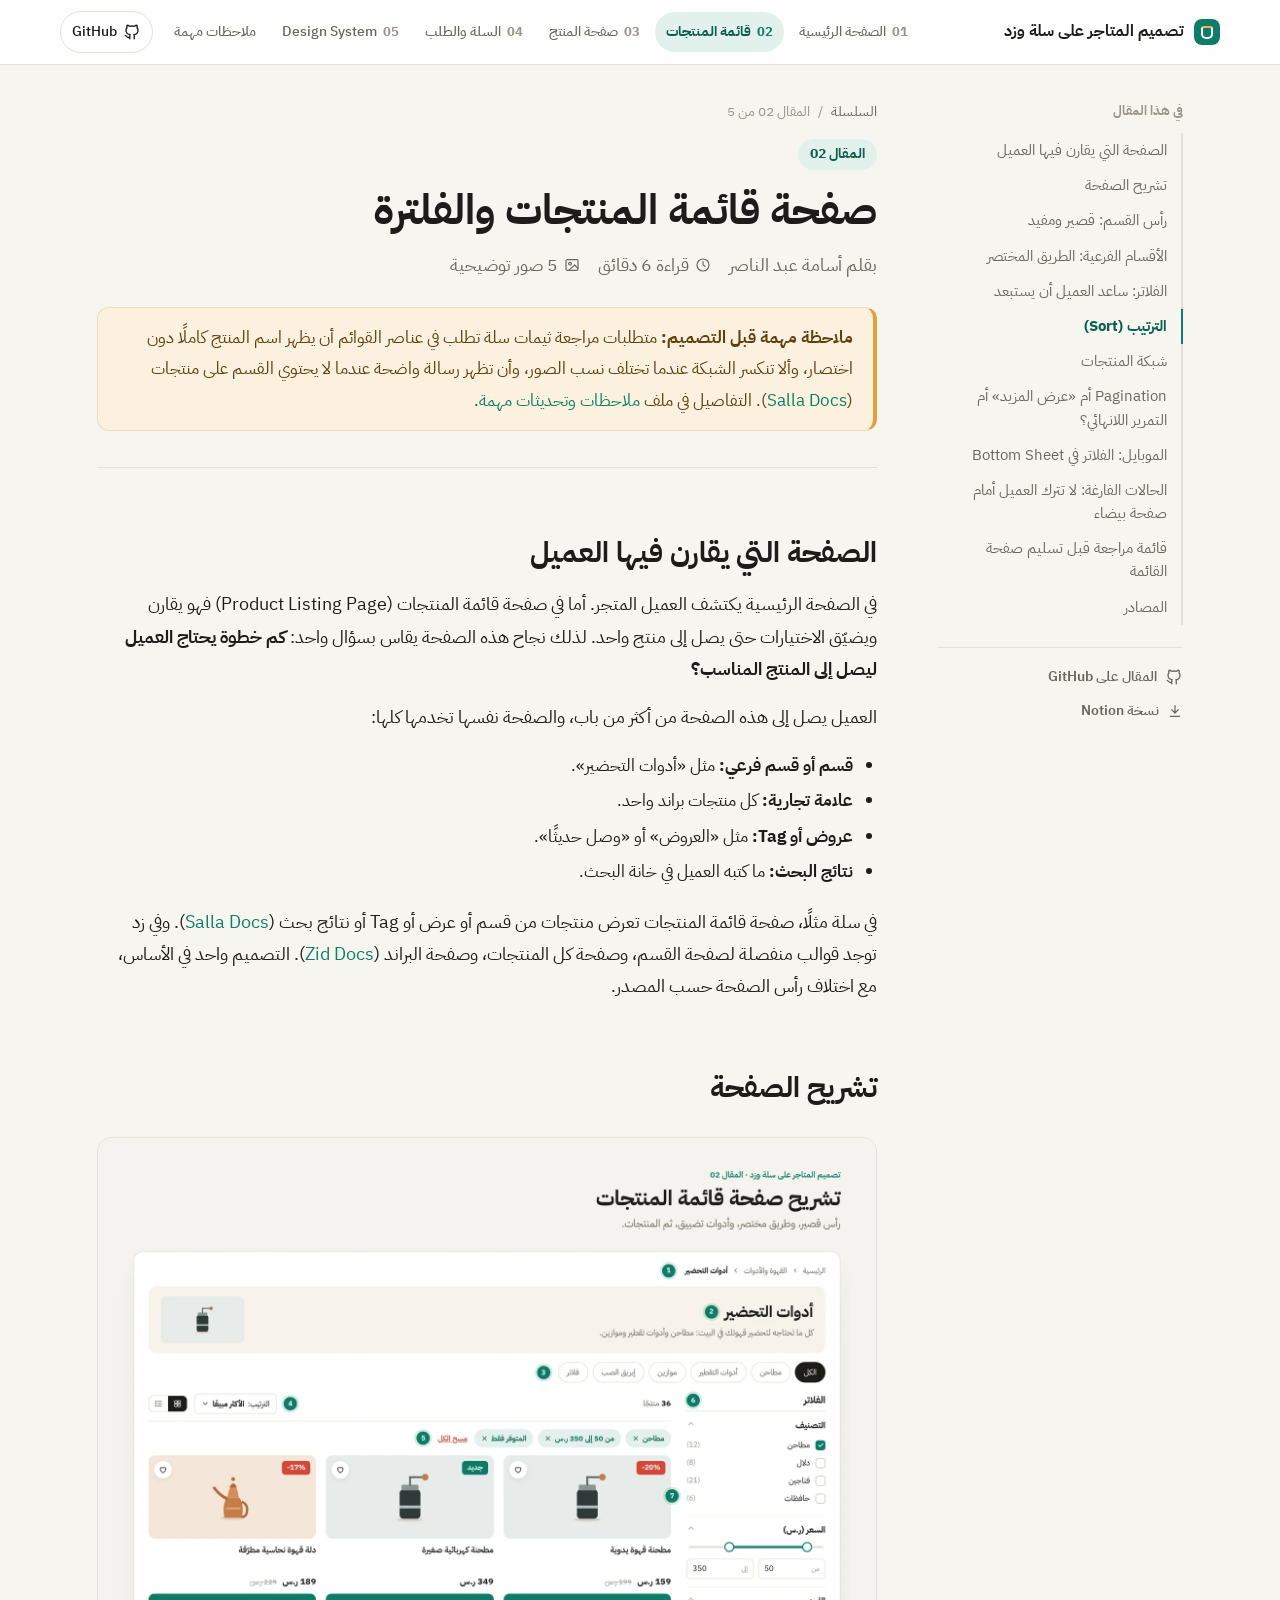
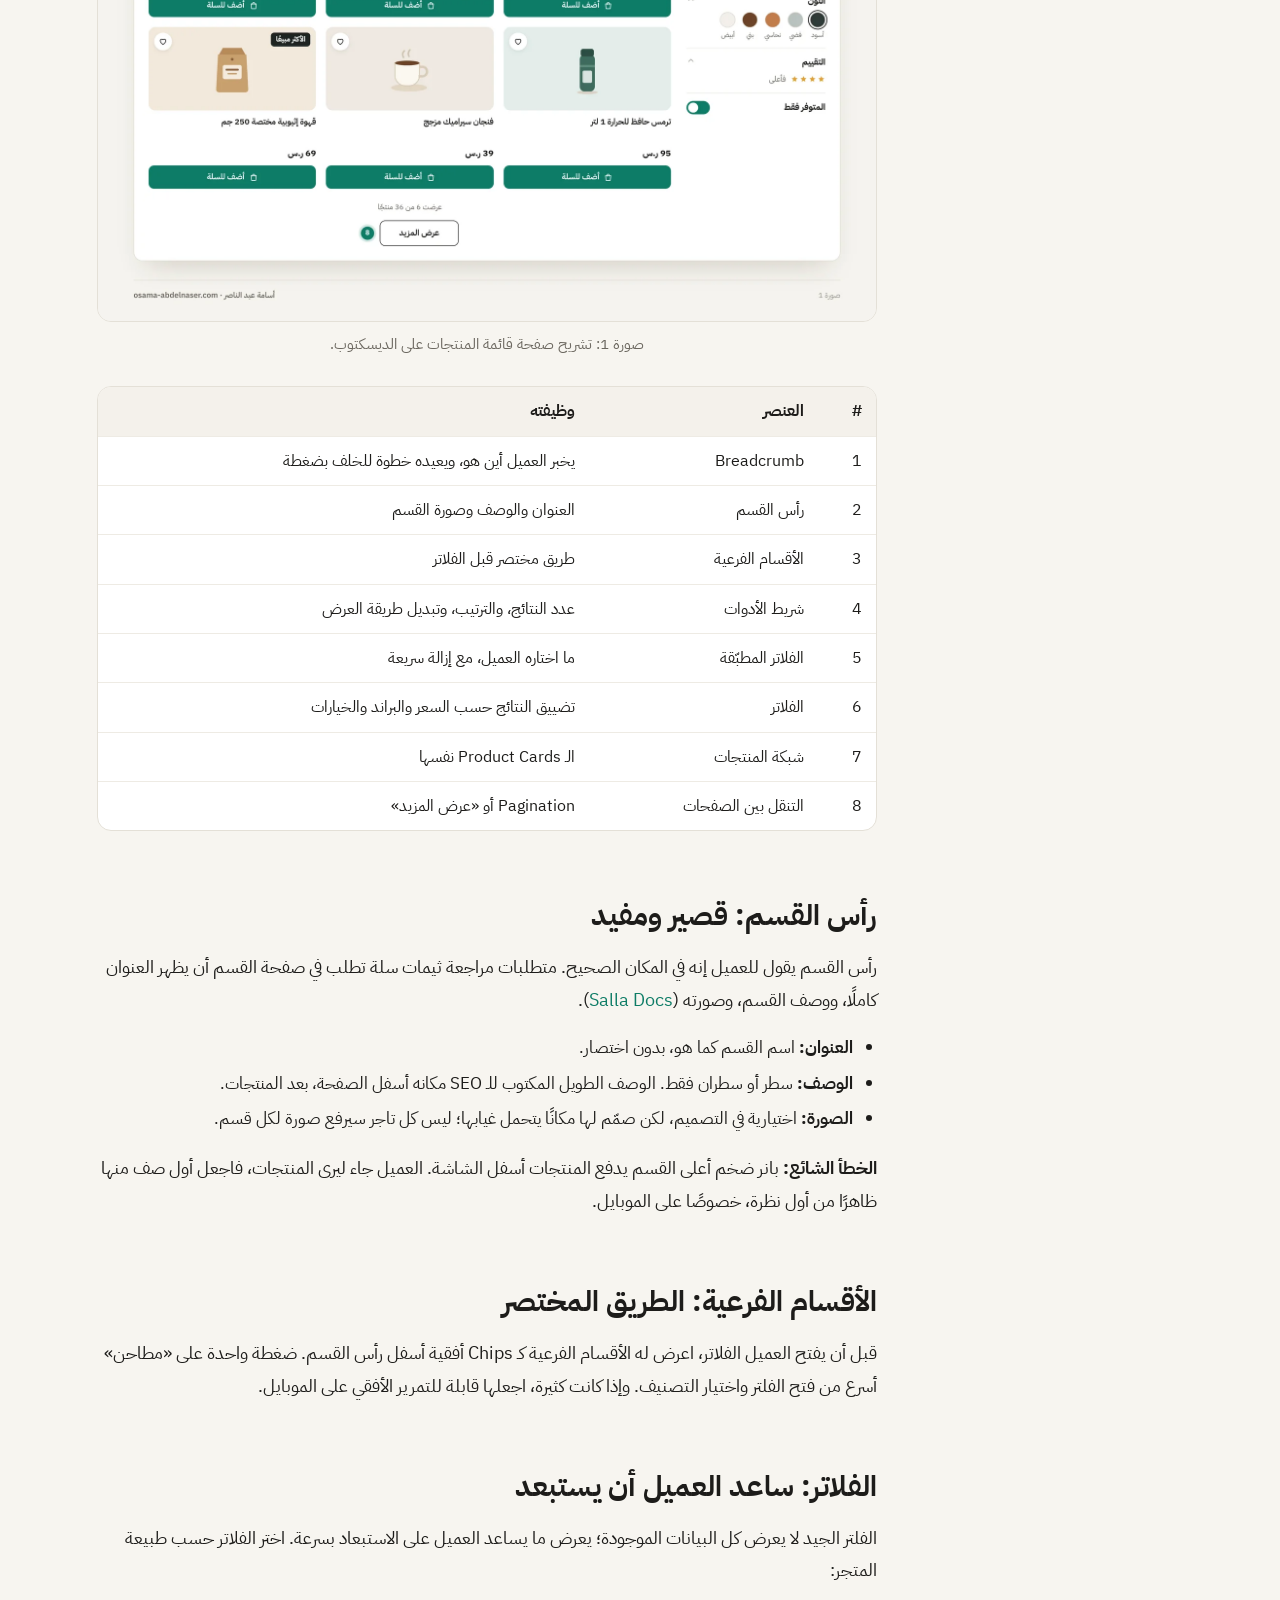
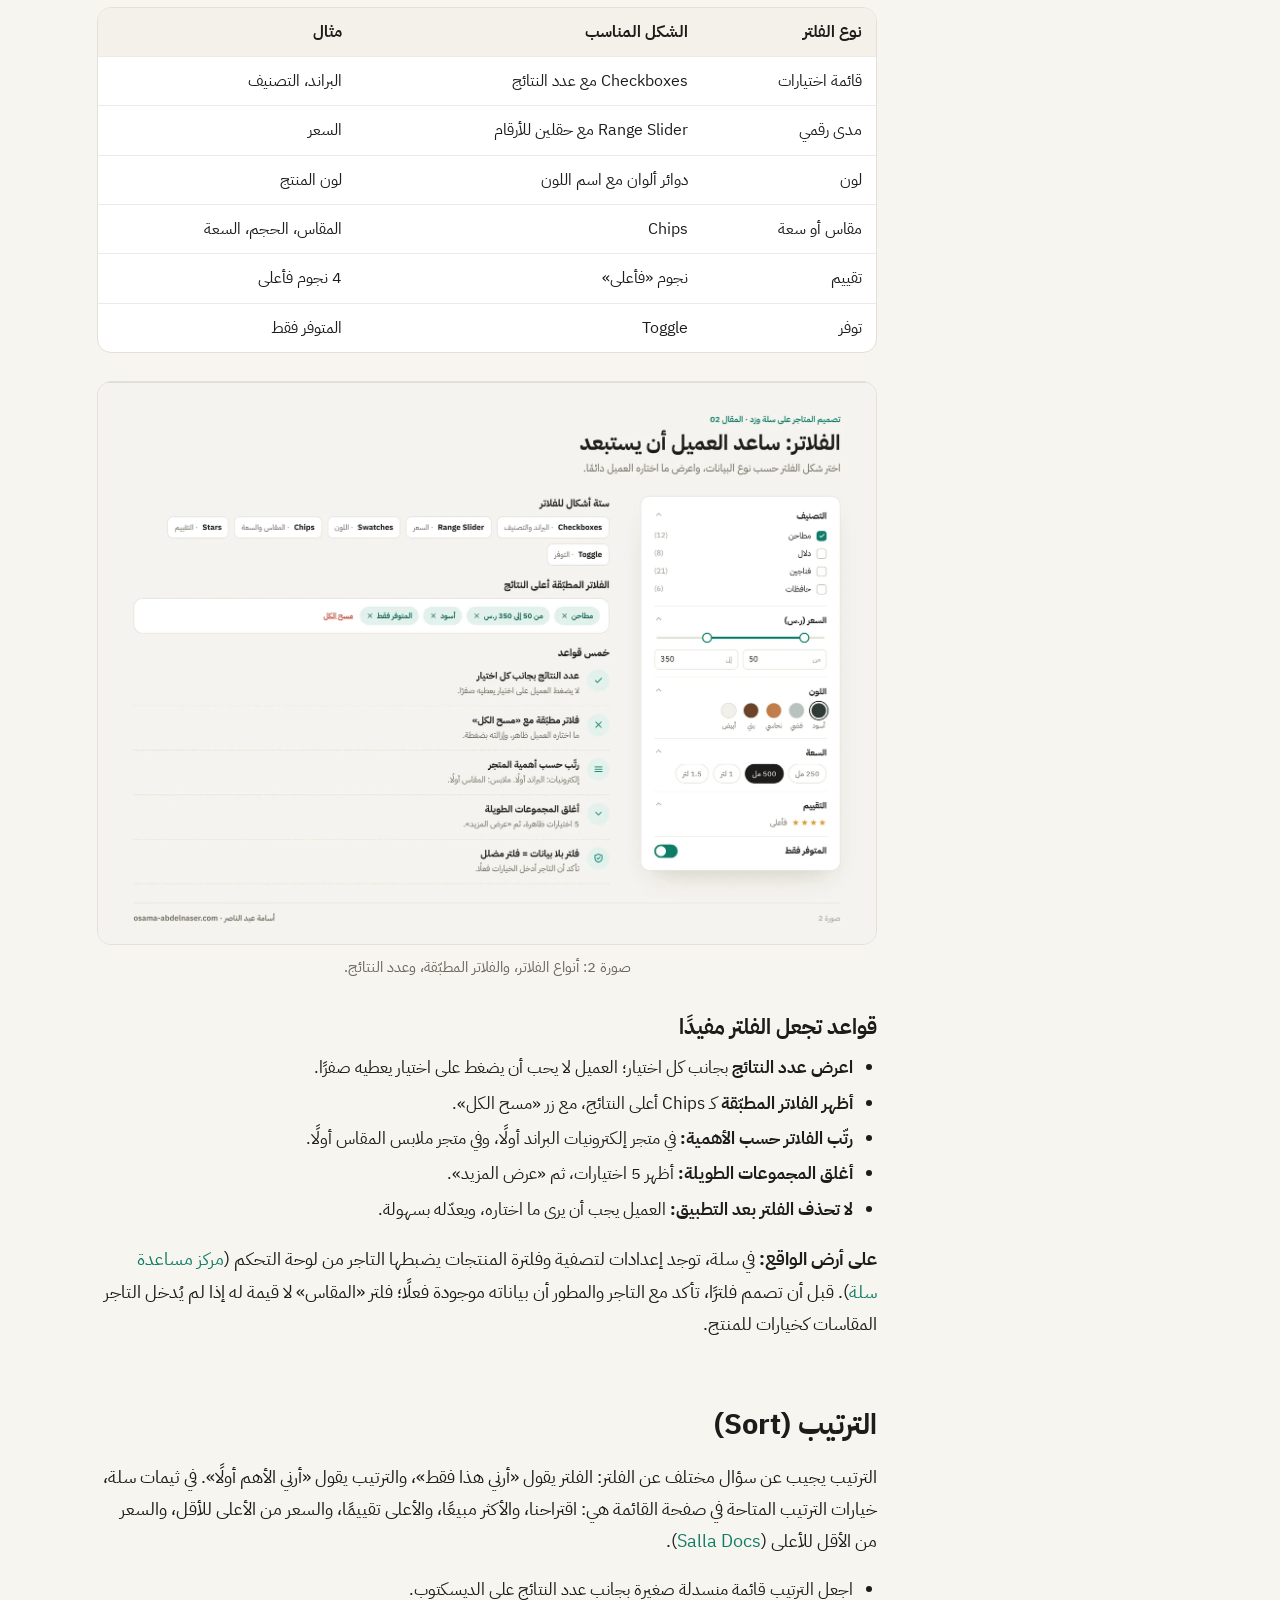
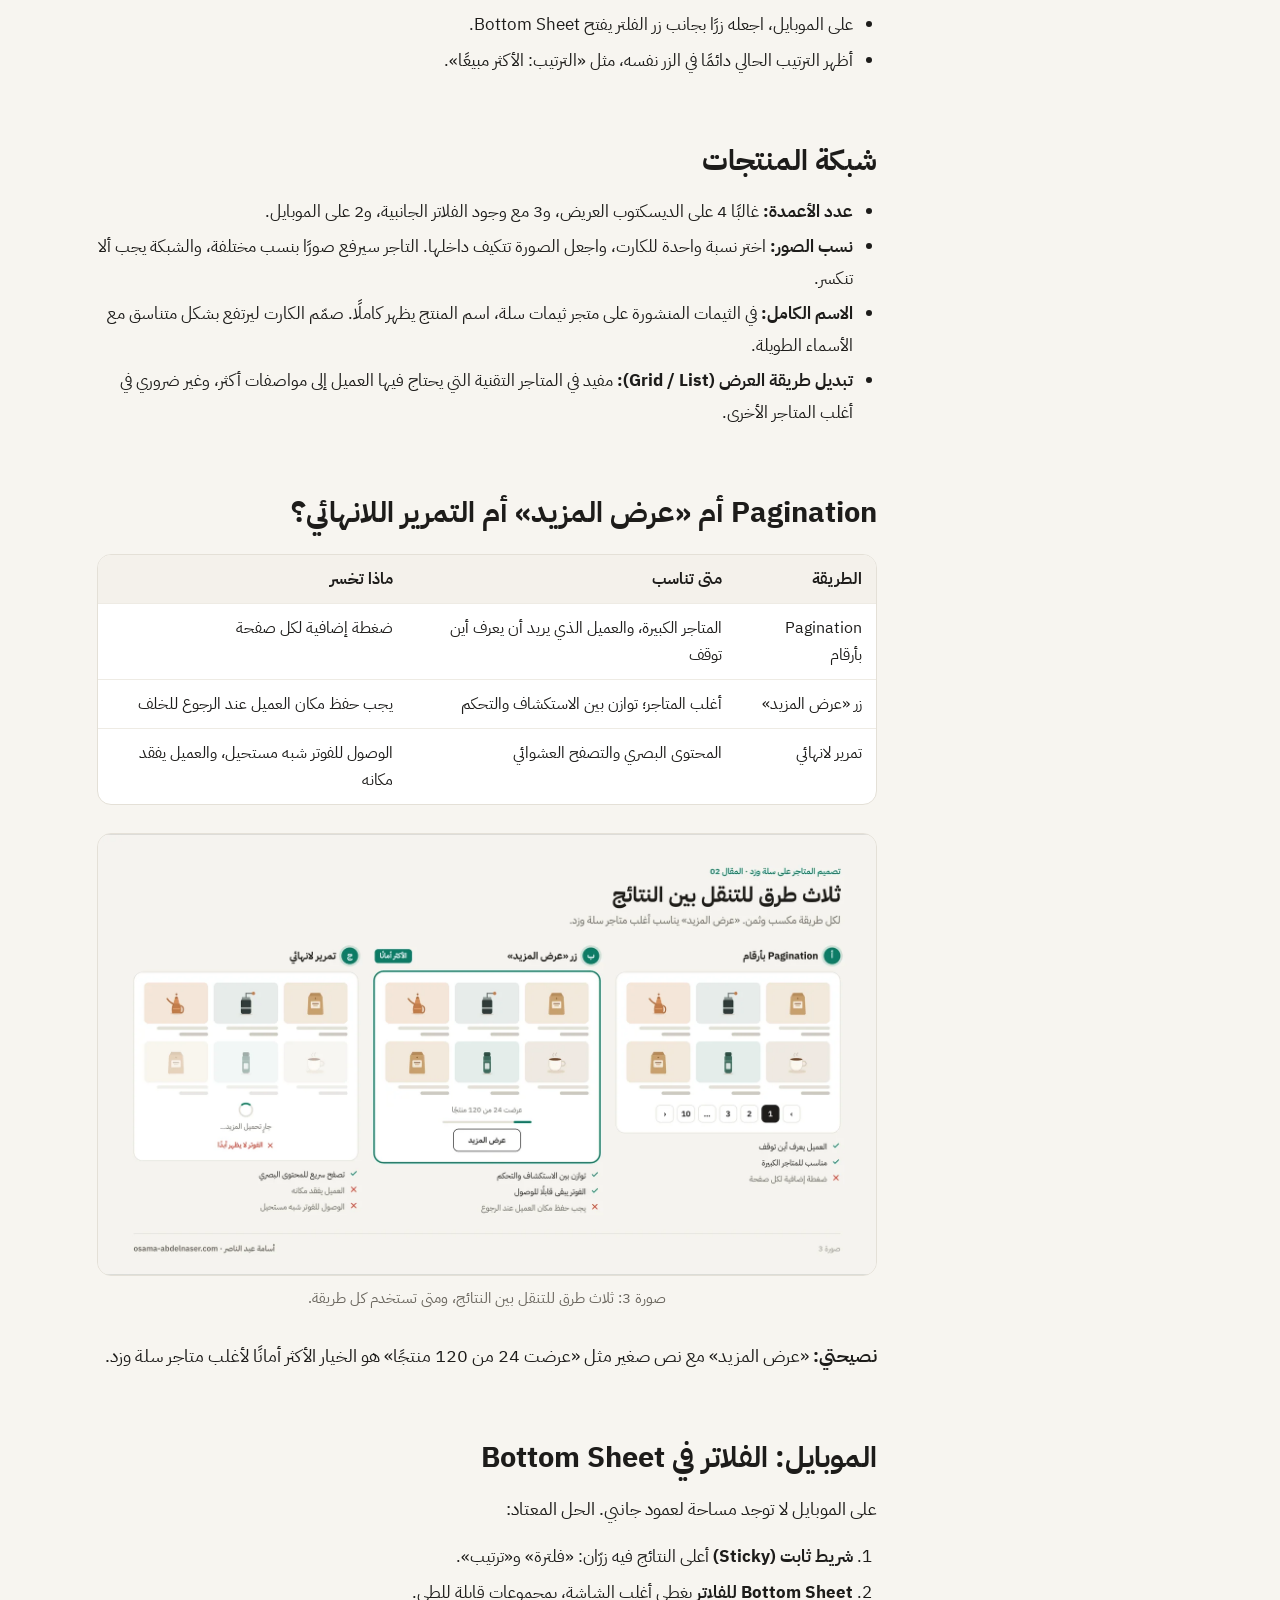
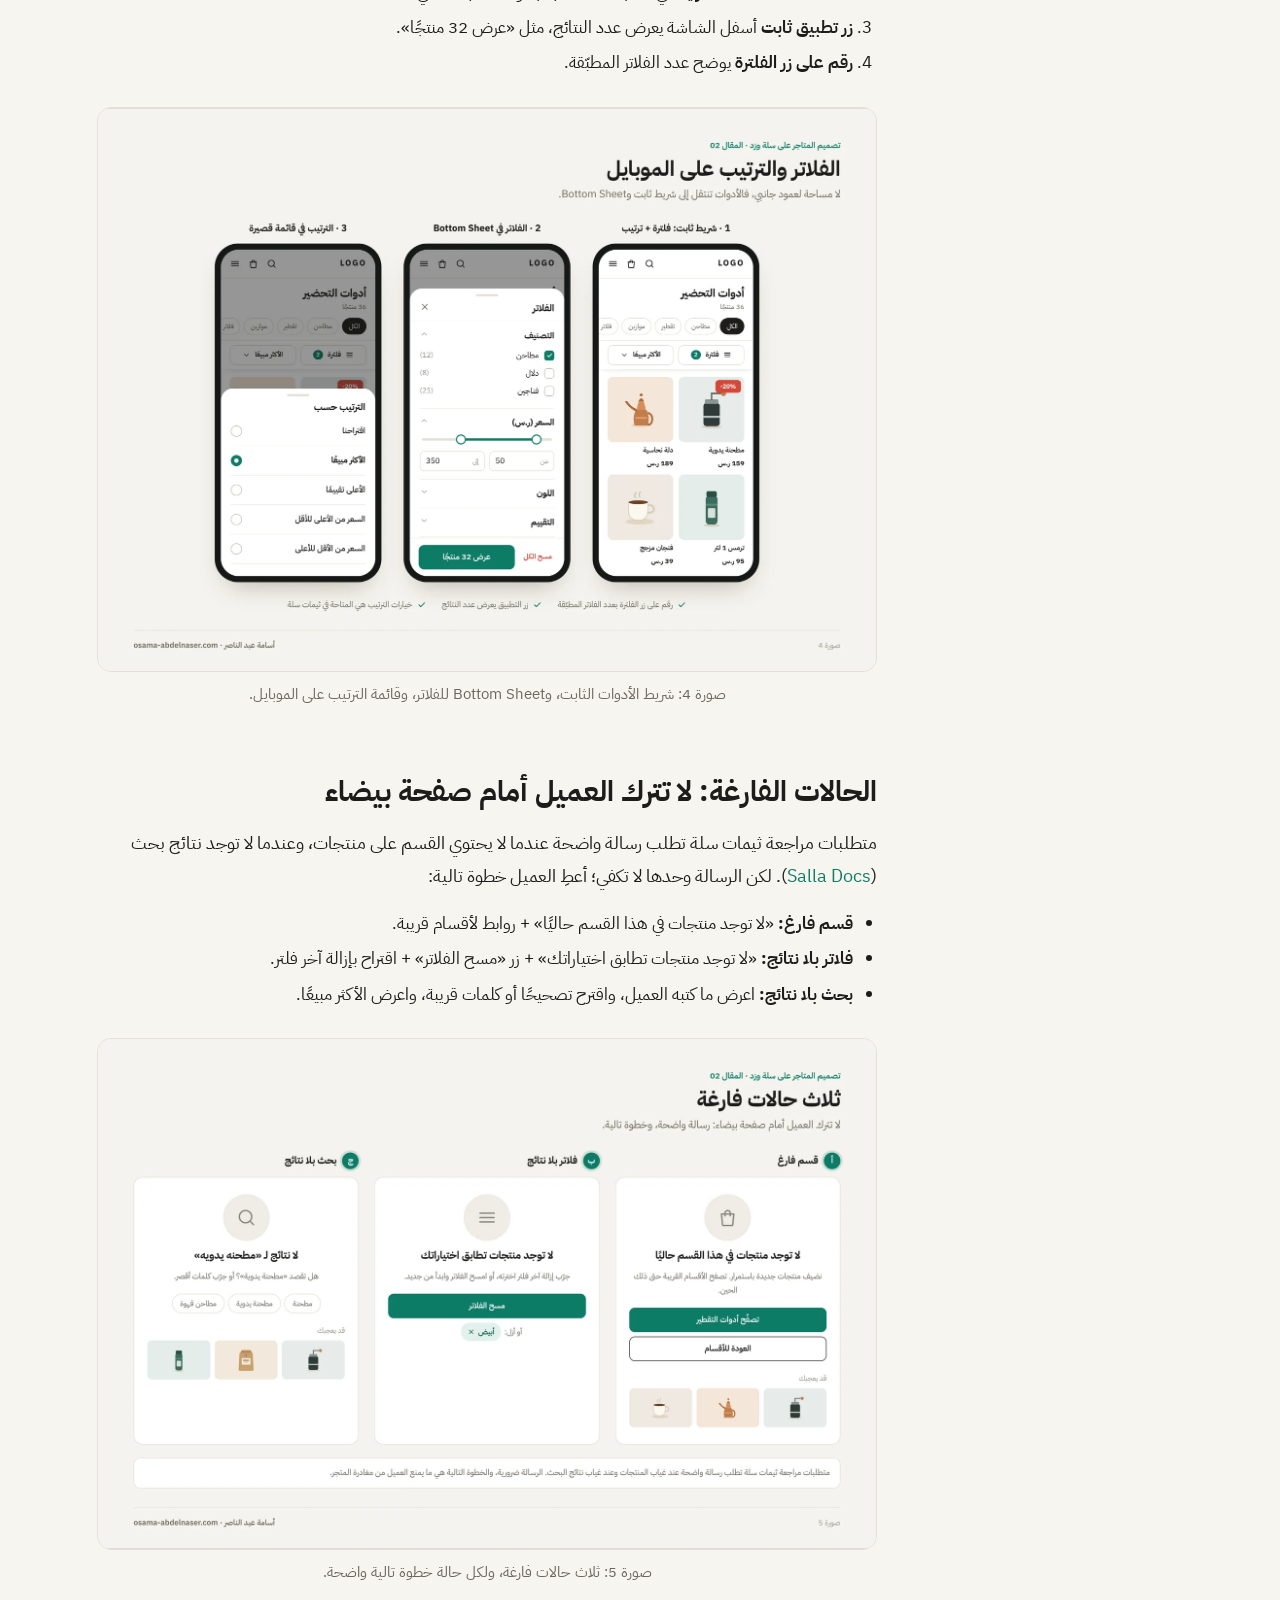
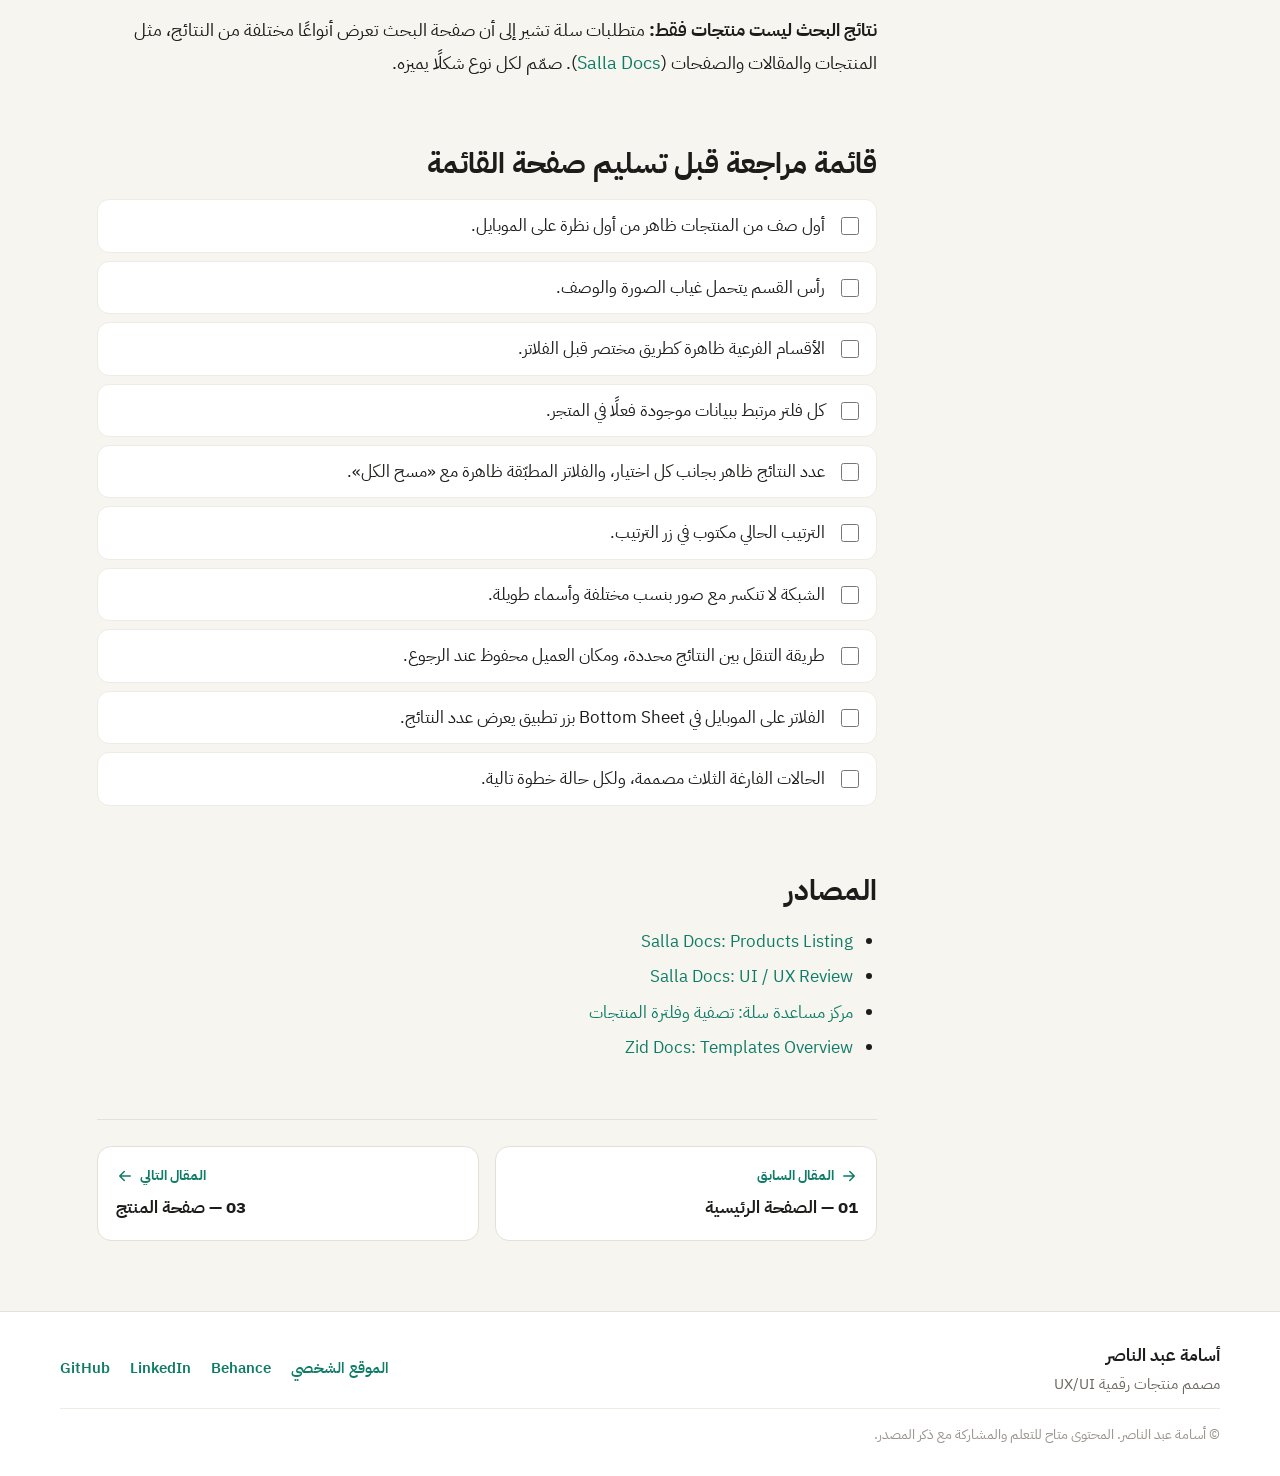
<file: docs/02-product-listing.html>
<!doctype html>
<html lang="ar" dir="rtl">
<head>
<meta charset="utf-8">
<meta name="viewport" content="width=device-width, initial-scale=1">
<title>صفحة قائمة المنتجات والفلترة · تصميم المتاجر على سلة وزد</title>
<meta name="description" content="رأس القسم، الفلاتر، الترتيب، الشبكة، التنقل بين النتائج، والحالات الفارغة">
<meta name="author" content="أسامة عبد الناصر">
<link rel="canonical" href="https://osa98.github.io/salla-zid-ecommerce-design/02-product-listing.html">
<meta property="og:type" content="article">
<meta property="og:title" content="صفحة قائمة المنتجات والفلترة · تصميم المتاجر على سلة وزد">
<meta property="og:description" content="رأس القسم، الفلاتر، الترتيب، الشبكة، التنقل بين النتائج، والحالات الفارغة">
<meta property="og:url" content="https://osa98.github.io/salla-zid-ecommerce-design/02-product-listing.html">
<meta property="og:image" content="https://osa98.github.io/salla-zid-ecommerce-design/assets/og.png">
<meta property="og:locale" content="ar_AR">
<meta name="twitter:card" content="summary_large_image">
<meta name="theme-color" content="#12201C">
<link rel="icon" href="assets/favicon.svg" type="image/svg+xml">
<link rel="preconnect" href="https://fonts.googleapis.com">
<link rel="preconnect" href="https://fonts.gstatic.com" crossorigin>
<link href="https://fonts.googleapis.com/css2?family=IBM+Plex+Sans+Arabic:wght@400;500;600;700&display=swap" rel="stylesheet">
<link rel="stylesheet" href="assets/style.css">
</head>
<body>
<div class="progress" aria-hidden="true"><span></span></div>
<header class="topbar"><div class="wrap topbar-in">
  <a class="brand" href="index.html"><span class="brand-mark" aria-hidden="true"></span><span>تصميم المتاجر على سلة وزد</span></a>
  <button class="menu-btn" aria-label="القائمة" aria-expanded="false"><svg viewBox="0 0 24 24" width="22" height="22" fill="none" stroke="currentColor" stroke-width="2" stroke-linecap="round"><path d="M4 7h16M4 12h16M4 17h16"/></svg></button>
  <nav class="nav" aria-label="المقالات"><a href="01-homepage.html" class=""><b>01</b>الصفحة الرئيسية</a><a href="02-product-listing.html" class="on"><b>02</b>قائمة المنتجات</a><a href="03-product-page.html" class=""><b>03</b>صفحة المنتج</a><a href="04-cart-checkout.html" class=""><b>04</b>السلة والطلب</a><a href="05-design-system-handoff.html" class=""><b>05</b>Design System</a><a href="notes.html" class="">ملاحظات مهمة</a><a class="gh" href="https://github.com/OSA98/salla-zid-ecommerce-design" target="_blank" rel="noopener" aria-label="الريبو على GitHub"><svg viewBox="0 0 24 24" width="18" height="18" fill="none" stroke="currentColor" stroke-width="1.8" stroke-linecap="round" stroke-linejoin="round"><path d="M9 19c-4 1.5-4-2-6-2.5M15 21v-3.5c0-1 .1-1.4-.5-2 2.8-.3 5.5-1.4 5.5-6a4.6 4.6 0 0 0-1.3-3.2 4.3 4.3 0 0 0-.1-3.2s-1.1-.3-3.5 1.3a12 12 0 0 0-6.2 0C6.5 2.8 5.4 3.1 5.4 3.1a4.3 4.3 0 0 0-.1 3.2A4.6 4.6 0 0 0 4 9.5c0 4.6 2.7 5.7 5.5 6-.6.6-.6 1.2-.5 2V21"/></svg><span>GitHub</span></a></nav>
</div></header>

<main class="wrap article-layout">
  <aside class="toc" aria-label="محتوى المقال"><div class="toc-title">في هذا المقال</div><ol><li><a href="#الصفحة-التي-يقارن-فيها-العميل">الصفحة التي يقارن فيها العميل</a></li><li><a href="#تشريح-الصفحة">تشريح الصفحة</a></li><li><a href="#رأس-القسم-قصير-ومفيد">رأس القسم: قصير ومفيد</a></li><li><a href="#الأقسام-الفرعية-الطريق-المختصر">الأقسام الفرعية: الطريق المختصر</a></li><li><a href="#الفلاتر-ساعد-العميل-أن-يستبعد">الفلاتر: ساعد العميل أن يستبعد</a></li><li><a href="#الترتيب-sort">الترتيب (Sort)</a></li><li><a href="#شبكة-المنتجات">شبكة المنتجات</a></li><li><a href="#pagination-أم-عرض-المزيد-أم-التمرير-اللانهائي">Pagination أم «عرض المزيد» أم التمرير اللانهائي؟</a></li><li><a href="#الموبايل-الفلاتر-في-bottom-sheet">الموبايل: الفلاتر في Bottom Sheet</a></li><li><a href="#الحالات-الفارغة-لا-تترك-العميل-أمام-صفحة-بيضاء">الحالات الفارغة: لا تترك العميل أمام صفحة بيضاء</a></li><li><a href="#قائمة-مراجعة-قبل-تسليم-صفحة-القائمة">قائمة مراجعة قبل تسليم صفحة القائمة</a></li><li><a href="#المصادر">المصادر</a></li></ol>
    <div class="toc-extra"><a href="https://github.com/OSA98/salla-zid-ecommerce-design/tree/main/articles/02-product-listing" target="_blank" rel="noopener"><svg viewBox="0 0 24 24" width="18" height="18" fill="none" stroke="currentColor" stroke-width="1.8" stroke-linecap="round" stroke-linejoin="round"><path d="M9 19c-4 1.5-4-2-6-2.5M15 21v-3.5c0-1 .1-1.4-.5-2 2.8-.3 5.5-1.4 5.5-6a4.6 4.6 0 0 0-1.3-3.2 4.3 4.3 0 0 0-.1-3.2s-1.1-.3-3.5 1.3a12 12 0 0 0-6.2 0C6.5 2.8 5.4 3.1 5.4 3.1a4.3 4.3 0 0 0-.1 3.2A4.6 4.6 0 0 0 4 9.5c0 4.6 2.7 5.7 5.5 6-.6.6-.6 1.2-.5 2V21"/></svg> المقال على GitHub</a><a href="https://github.com/OSA98/salla-zid-ecommerce-design/raw/main/notion/02-product-listing.zip"><svg viewBox="0 0 24 24" width="16" height="16" fill="none" stroke="currentColor" stroke-width="1.8" stroke-linecap="round" stroke-linejoin="round"><path d="M12 4v11M7 10l5 5 5-5M5 20h14"/></svg> نسخة Notion</a></div></aside>
  <article class="prose">
    <nav class="crumbs"><a href="index.html">السلسلة</a><span>/</span><span>المقال 02 من 5</span></nav>
    <header class="article-head"><span class="kicker">المقال 02</span><h1>صفحة قائمة المنتجات والفلترة</h1>
      <p class="meta"><span>بقلم أسامة عبد الناصر</span><span><svg viewBox="0 0 24 24" width="16" height="16" fill="none" stroke="currentColor" stroke-width="1.8" stroke-linecap="round"><circle cx="12" cy="12" r="9"/><path d="M12 7v5l3 2"/></svg> قراءة 6 دقائق</span><span><svg viewBox="0 0 24 24" width="16" height="16" fill="none" stroke="currentColor" stroke-width="1.8" stroke-linecap="round" stroke-linejoin="round"><rect x="3" y="4" width="18" height="16" rx="2"/><circle cx="9" cy="10" r="2"/><path d="M21 17l-5-5-9 8"/></svg> 5 صور توضيحية</span></p></header>
    <details class="toc-mobile"><summary>في هذا المقال</summary><ol><li><a href="#الصفحة-التي-يقارن-فيها-العميل">الصفحة التي يقارن فيها العميل</a></li><li><a href="#تشريح-الصفحة">تشريح الصفحة</a></li><li><a href="#رأس-القسم-قصير-ومفيد">رأس القسم: قصير ومفيد</a></li><li><a href="#الأقسام-الفرعية-الطريق-المختصر">الأقسام الفرعية: الطريق المختصر</a></li><li><a href="#الفلاتر-ساعد-العميل-أن-يستبعد">الفلاتر: ساعد العميل أن يستبعد</a></li><li><a href="#الترتيب-sort">الترتيب (Sort)</a></li><li><a href="#شبكة-المنتجات">شبكة المنتجات</a></li><li><a href="#pagination-أم-عرض-المزيد-أم-التمرير-اللانهائي">Pagination أم «عرض المزيد» أم التمرير اللانهائي؟</a></li><li><a href="#الموبايل-الفلاتر-في-bottom-sheet">الموبايل: الفلاتر في Bottom Sheet</a></li><li><a href="#الحالات-الفارغة-لا-تترك-العميل-أمام-صفحة-بيضاء">الحالات الفارغة: لا تترك العميل أمام صفحة بيضاء</a></li><li><a href="#قائمة-مراجعة-قبل-تسليم-صفحة-القائمة">قائمة مراجعة قبل تسليم صفحة القائمة</a></li><li><a href="#المصادر">المصادر</a></li></ol></details>
    <blockquote>
<p><strong>ملاحظة مهمة قبل التصميم:</strong> متطلبات مراجعة ثيمات سلة تطلب في عناصر القوائم أن يظهر اسم المنتج كاملًا دون اختصار، وألا تنكسر الشبكة عندما تختلف نسب الصور، وأن تظهر رسالة واضحة عندما لا يحتوي القسم على منتجات (<a href="https://docs.salla.dev/421887m0" target="_blank" rel="noopener">Salla Docs</a>). التفاصيل في ملف <a href="notes.html">ملاحظات وتحديثات مهمة</a>.</p>
</blockquote>
<hr />
<h2 id="الصفحة-التي-يقارن-فيها-العميل">الصفحة التي يقارن فيها العميل</h2>
<p>في الصفحة الرئيسية يكتشف العميل المتجر. أما في صفحة قائمة المنتجات (Product Listing Page) فهو يقارن ويضيّق الاختيارات حتى يصل إلى منتج واحد. لذلك نجاح هذه الصفحة يقاس بسؤال واحد: <strong>كم خطوة يحتاج العميل ليصل إلى المنتج المناسب؟</strong></p>
<p>العميل يصل إلى هذه الصفحة من أكثر من باب، والصفحة نفسها تخدمها كلها:</p>
<ul>
<li><strong>قسم أو قسم فرعي:</strong> مثل «أدوات التحضير».</li>
<li><strong>علامة تجارية:</strong> كل منتجات براند واحد.</li>
<li><strong>عروض أو Tag:</strong> مثل «العروض» أو «وصل حديثًا».</li>
<li><strong>نتائج البحث:</strong> ما كتبه العميل في خانة البحث.</li>
</ul>
<p>في سلة مثلًا، صفحة قائمة المنتجات تعرض منتجات من قسم أو عرض أو Tag أو نتائج بحث (<a href="https://docs.salla.dev/422559m0" target="_blank" rel="noopener">Salla Docs</a>). وفي زد توجد قوالب منفصلة لصفحة القسم، وصفحة كل المنتجات، وصفحة البراند (<a href="https://docs.zid.sa/overview-1379323m0" target="_blank" rel="noopener">Zid Docs</a>). التصميم واحد في الأساس، مع اختلاف رأس الصفحة حسب المصدر.</p>
<h2 id="تشريح-الصفحة">تشريح الصفحة</h2>
<figure><a class="zoom" href="assets/02-product-listing/01-plp-anatomy.webp"><img src="assets/02-product-listing/01-plp-anatomy.webp" alt="تشريح صفحة قائمة المنتجات" loading="lazy" decoding="async"></a><figcaption>صورة 1: تشريح صفحة قائمة المنتجات على الديسكتوب.</figcaption></figure>
<div class="table-wrap"><table>
<thead>
<tr>
<th>#</th>
<th>العنصر</th>
<th>وظيفته</th>
</tr>
</thead>
<tbody>
<tr>
<td>1</td>
<td>Breadcrumb</td>
<td>يخبر العميل أين هو، ويعيده خطوة للخلف بضغطة</td>
</tr>
<tr>
<td>2</td>
<td>رأس القسم</td>
<td>العنوان والوصف وصورة القسم</td>
</tr>
<tr>
<td>3</td>
<td>الأقسام الفرعية</td>
<td>طريق مختصر قبل الفلاتر</td>
</tr>
<tr>
<td>4</td>
<td>شريط الأدوات</td>
<td>عدد النتائج، والترتيب، وتبديل طريقة العرض</td>
</tr>
<tr>
<td>5</td>
<td>الفلاتر المطبّقة</td>
<td>ما اختاره العميل، مع إزالة سريعة</td>
</tr>
<tr>
<td>6</td>
<td>الفلاتر</td>
<td>تضييق النتائج حسب السعر والبراند والخيارات</td>
</tr>
<tr>
<td>7</td>
<td>شبكة المنتجات</td>
<td>الـ Product Cards نفسها</td>
</tr>
<tr>
<td>8</td>
<td>التنقل بين الصفحات</td>
<td>Pagination أو «عرض المزيد»</td>
</tr>
</tbody>
</table></div>
<h2 id="رأس-القسم-قصير-ومفيد">رأس القسم: قصير ومفيد</h2>
<p>رأس القسم يقول للعميل إنه في المكان الصحيح. متطلبات مراجعة ثيمات سلة تطلب في صفحة القسم أن يظهر العنوان كاملًا، ووصف القسم، وصورته (<a href="https://docs.salla.dev/421887m0" target="_blank" rel="noopener">Salla Docs</a>).</p>
<ul>
<li><strong>العنوان:</strong> اسم القسم كما هو، بدون اختصار.</li>
<li><strong>الوصف:</strong> سطر أو سطران فقط. الوصف الطويل المكتوب للـ SEO مكانه أسفل الصفحة، بعد المنتجات.</li>
<li><strong>الصورة:</strong> اختيارية في التصميم، لكن صمّم لها مكانًا يتحمل غيابها؛ ليس كل تاجر سيرفع صورة لكل قسم.</li>
</ul>
<p><strong>الخطأ الشائع:</strong> بانر ضخم أعلى القسم يدفع المنتجات أسفل الشاشة. العميل جاء ليرى المنتجات، فاجعل أول صف منها ظاهرًا من أول نظرة، خصوصًا على الموبايل.</p>
<h2 id="الأقسام-الفرعية-الطريق-المختصر">الأقسام الفرعية: الطريق المختصر</h2>
<p>قبل أن يفتح العميل الفلاتر، اعرض له الأقسام الفرعية كـ Chips أفقية أسفل رأس القسم. ضغطة واحدة على «مطاحن» أسرع من فتح الفلتر واختيار التصنيف. وإذا كانت كثيرة، اجعلها قابلة للتمرير الأفقي على الموبايل.</p>
<h2 id="الفلاتر-ساعد-العميل-أن-يستبعد">الفلاتر: ساعد العميل أن يستبعد</h2>
<p>الفلتر الجيد لا يعرض كل البيانات الموجودة؛ يعرض ما يساعد العميل على الاستبعاد بسرعة. اختر الفلاتر حسب طبيعة المتجر:</p>
<div class="table-wrap"><table>
<thead>
<tr>
<th>نوع الفلتر</th>
<th>الشكل المناسب</th>
<th>مثال</th>
</tr>
</thead>
<tbody>
<tr>
<td>قائمة اختيارات</td>
<td>Checkboxes مع عدد النتائج</td>
<td>البراند، التصنيف</td>
</tr>
<tr>
<td>مدى رقمي</td>
<td>Range Slider مع حقلين للأرقام</td>
<td>السعر</td>
</tr>
<tr>
<td>لون</td>
<td>دوائر ألوان مع اسم اللون</td>
<td>لون المنتج</td>
</tr>
<tr>
<td>مقاس أو سعة</td>
<td>Chips</td>
<td>المقاس، الحجم، السعة</td>
</tr>
<tr>
<td>تقييم</td>
<td>نجوم «فأعلى»</td>
<td>4 نجوم فأعلى</td>
</tr>
<tr>
<td>توفر</td>
<td>Toggle</td>
<td>المتوفر فقط</td>
</tr>
</tbody>
</table></div>
<figure><a class="zoom" href="assets/02-product-listing/02-filters.webp"><img src="assets/02-product-listing/02-filters.webp" alt="أنواع الفلاتر ومكوناتها" loading="lazy" decoding="async"></a><figcaption>صورة 2: أنواع الفلاتر، والفلاتر المطبّقة، وعدد النتائج.</figcaption></figure>
<h3 id="قواعد-تجعل-الفلتر-مفيدا">قواعد تجعل الفلتر مفيدًا</h3>
<ul>
<li><strong>اعرض عدد النتائج</strong> بجانب كل اختيار؛ العميل لا يحب أن يضغط على اختيار يعطيه صفرًا.</li>
<li><strong>أظهر الفلاتر المطبّقة</strong> كـ Chips أعلى النتائج، مع زر «مسح الكل».</li>
<li><strong>رتّب الفلاتر حسب الأهمية:</strong> في متجر إلكترونيات البراند أولًا، وفي متجر ملابس المقاس أولًا.</li>
<li><strong>أغلق المجموعات الطويلة:</strong> أظهر 5 اختيارات، ثم «عرض المزيد».</li>
<li><strong>لا تحذف الفلتر بعد التطبيق:</strong> العميل يجب أن يرى ما اختاره، ويعدّله بسهولة.</li>
</ul>
<p><strong>على أرض الواقع:</strong> في سلة، توجد إعدادات لتصفية وفلترة المنتجات يضبطها التاجر من لوحة التحكم (<a href="https://help.salla.sa/article/%D8%AA%D8%B5%D9%81%D9%8A%D8%A9-%D9%88%D9%81%D9%84%D8%AA%D8%B1%D8%A9-%D8%A7%D9%84%D9%85%D9%86%D8%AA%D8%AC%D8%A7%D8%AA/fj9xwn0a8ear6hegg2mm5qyy" target="_blank" rel="noopener">مركز مساعدة سلة</a>). قبل أن تصمم فلترًا، تأكد مع التاجر والمطور أن بياناته موجودة فعلًا؛ فلتر «المقاس» لا قيمة له إذا لم يُدخل التاجر المقاسات كخيارات للمنتج.</p>
<h2 id="الترتيب-sort">الترتيب (Sort)</h2>
<p>الترتيب يجيب عن سؤال مختلف عن الفلتر: الفلتر يقول «أرني هذا فقط»، والترتيب يقول «أرني الأهم أولًا». في ثيمات سلة، خيارات الترتيب المتاحة في صفحة القائمة هي: اقتراحنا، والأكثر مبيعًا، والأعلى تقييمًا، والسعر من الأعلى للأقل، والسعر من الأقل للأعلى (<a href="https://docs.salla.dev/422559m0" target="_blank" rel="noopener">Salla Docs</a>).</p>
<ul>
<li>اجعل الترتيب قائمة منسدلة صغيرة بجانب عدد النتائج على الديسكتوب.</li>
<li>على الموبايل، اجعله زرًا بجانب زر الفلتر يفتح Bottom Sheet.</li>
<li>أظهر الترتيب الحالي دائمًا في الزر نفسه، مثل «الترتيب: الأكثر مبيعًا».</li>
</ul>
<h2 id="شبكة-المنتجات">شبكة المنتجات</h2>
<ul>
<li><strong>عدد الأعمدة:</strong> غالبًا 4 على الديسكتوب العريض، و3 مع وجود الفلاتر الجانبية، و2 على الموبايل.</li>
<li><strong>نسب الصور:</strong> اختر نسبة واحدة للكارت، واجعل الصورة تتكيف داخلها. التاجر سيرفع صورًا بنسب مختلفة، والشبكة يجب ألا تنكسر.</li>
<li><strong>الاسم الكامل:</strong> في الثيمات المنشورة على متجر ثيمات سلة، اسم المنتج يظهر كاملًا. صمّم الكارت ليرتفع بشكل متناسق مع الأسماء الطويلة.</li>
<li><strong>تبديل طريقة العرض (Grid / List):</strong> مفيد في المتاجر التقنية التي يحتاج فيها العميل إلى مواصفات أكثر، وغير ضروري في أغلب المتاجر الأخرى.</li>
</ul>
<h2 id="pagination-أم-عرض-المزيد-أم-التمرير-اللانهائي">Pagination أم «عرض المزيد» أم التمرير اللانهائي؟</h2>
<div class="table-wrap"><table>
<thead>
<tr>
<th>الطريقة</th>
<th>متى تناسب</th>
<th>ماذا تخسر</th>
</tr>
</thead>
<tbody>
<tr>
<td>Pagination بأرقام</td>
<td>المتاجر الكبيرة، والعميل الذي يريد أن يعرف أين توقف</td>
<td>ضغطة إضافية لكل صفحة</td>
</tr>
<tr>
<td>زر «عرض المزيد»</td>
<td>أغلب المتاجر؛ توازن بين الاستكشاف والتحكم</td>
<td>يجب حفظ مكان العميل عند الرجوع للخلف</td>
</tr>
<tr>
<td>تمرير لانهائي</td>
<td>المحتوى البصري والتصفح العشوائي</td>
<td>الوصول للفوتر شبه مستحيل، والعميل يفقد مكانه</td>
</tr>
</tbody>
</table></div>
<figure><a class="zoom" href="assets/02-product-listing/03-pagination.webp"><img src="assets/02-product-listing/03-pagination.webp" alt="ثلاث طرق للتنقل بين نتائج المنتجات" loading="lazy" decoding="async"></a><figcaption>صورة 3: ثلاث طرق للتنقل بين النتائج، ومتى تستخدم كل طريقة.</figcaption></figure>
<p><strong>نصيحتي:</strong> «عرض المزيد» مع نص صغير مثل «عرضت 24 من 120 منتجًا» هو الخيار الأكثر أمانًا لأغلب متاجر سلة وزد.</p>
<h2 id="الموبايل-الفلاتر-في-bottom-sheet">الموبايل: الفلاتر في Bottom Sheet</h2>
<p>على الموبايل لا توجد مساحة لعمود جانبي. الحل المعتاد:</p>
<ol>
<li><strong>شريط ثابت (Sticky)</strong> أعلى النتائج فيه زرّان: «فلترة» و«ترتيب».</li>
<li><strong>Bottom Sheet للفلاتر</strong> يغطي أغلب الشاشة، بمجموعات قابلة للطي.</li>
<li><strong>زر تطبيق ثابت</strong> أسفل الشاشة يعرض عدد النتائج، مثل «عرض 32 منتجًا».</li>
<li><strong>رقم على زر الفلترة</strong> يوضح عدد الفلاتر المطبّقة.</li>
</ol>
<figure><a class="zoom" href="assets/02-product-listing/04-mobile-filters.webp"><img src="assets/02-product-listing/04-mobile-filters.webp" alt="الفلاتر والترتيب على الموبايل" loading="lazy" decoding="async"></a><figcaption>صورة 4: شريط الأدوات الثابت، وBottom Sheet للفلاتر، وقائمة الترتيب على الموبايل.</figcaption></figure>
<h2 id="الحالات-الفارغة-لا-تترك-العميل-أمام-صفحة-بيضاء">الحالات الفارغة: لا تترك العميل أمام صفحة بيضاء</h2>
<p>متطلبات مراجعة ثيمات سلة تطلب رسالة واضحة عندما لا يحتوي القسم على منتجات، وعندما لا توجد نتائج بحث (<a href="https://docs.salla.dev/421887m0" target="_blank" rel="noopener">Salla Docs</a>). لكن الرسالة وحدها لا تكفي؛ أعطِ العميل خطوة تالية:</p>
<ul>
<li><strong>قسم فارغ:</strong> «لا توجد منتجات في هذا القسم حاليًا» + روابط لأقسام قريبة.</li>
<li><strong>فلاتر بلا نتائج:</strong> «لا توجد منتجات تطابق اختياراتك» + زر «مسح الفلاتر» + اقتراح بإزالة آخر فلتر.</li>
<li><strong>بحث بلا نتائج:</strong> اعرض ما كتبه العميل، واقترح تصحيحًا أو كلمات قريبة، واعرض الأكثر مبيعًا.</li>
</ul>
<figure><a class="zoom" href="assets/02-product-listing/05-empty-states.webp"><img src="assets/02-product-listing/05-empty-states.webp" alt="ثلاث حالات فارغة وكيف تصممها" loading="lazy" decoding="async"></a><figcaption>صورة 5: ثلاث حالات فارغة، ولكل حالة خطوة تالية واضحة.</figcaption></figure>
<p><strong>نتائج البحث ليست منتجات فقط:</strong> متطلبات سلة تشير إلى أن صفحة البحث تعرض أنواعًا مختلفة من النتائج، مثل المنتجات والمقالات والصفحات (<a href="https://docs.salla.dev/421887m0" target="_blank" rel="noopener">Salla Docs</a>). صمّم لكل نوع شكلًا يميزه.</p>
<h2 id="قائمة-مراجعة-قبل-تسليم-صفحة-القائمة">قائمة مراجعة قبل تسليم صفحة القائمة</h2>
<ul class="checklist">
<li class="task"><label><input type="checkbox"><span>أول صف من المنتجات ظاهر من أول نظرة على الموبايل.</span></label></li>
<li class="task"><label><input type="checkbox"><span>رأس القسم يتحمل غياب الصورة والوصف.</span></label></li>
<li class="task"><label><input type="checkbox"><span>الأقسام الفرعية ظاهرة كطريق مختصر قبل الفلاتر.</span></label></li>
<li class="task"><label><input type="checkbox"><span>كل فلتر مرتبط ببيانات موجودة فعلًا في المتجر.</span></label></li>
<li class="task"><label><input type="checkbox"><span>عدد النتائج ظاهر بجانب كل اختيار، والفلاتر المطبّقة ظاهرة مع «مسح الكل».</span></label></li>
<li class="task"><label><input type="checkbox"><span>الترتيب الحالي مكتوب في زر الترتيب.</span></label></li>
<li class="task"><label><input type="checkbox"><span>الشبكة لا تنكسر مع صور بنسب مختلفة وأسماء طويلة.</span></label></li>
<li class="task"><label><input type="checkbox"><span>طريقة التنقل بين النتائج محددة، ومكان العميل محفوظ عند الرجوع.</span></label></li>
<li class="task"><label><input type="checkbox"><span>الفلاتر على الموبايل في Bottom Sheet بزر تطبيق يعرض عدد النتائج.</span></label></li>
<li class="task"><label><input type="checkbox"><span>الحالات الفارغة الثلاث مصممة، ولكل حالة خطوة تالية.</span></label></li>
</ul>
<h2 id="المصادر">المصادر</h2>
<ul>
<li><a href="https://docs.salla.dev/422559m0" target="_blank" rel="noopener">Salla Docs: Products Listing</a></li>
<li><a href="https://docs.salla.dev/421887m0" target="_blank" rel="noopener">Salla Docs: UI / UX Review</a></li>
<li><a href="https://help.salla.sa/article/%D8%AA%D8%B5%D9%81%D9%8A%D8%A9-%D9%88%D9%81%D9%84%D8%AA%D8%B1%D8%A9-%D8%A7%D9%84%D9%85%D9%86%D8%AA%D8%AC%D8%A7%D8%AA/fj9xwn0a8ear6hegg2mm5qyy" target="_blank" rel="noopener">مركز مساعدة سلة: تصفية وفلترة المنتجات</a></li>
<li><a href="https://docs.zid.sa/overview-1379323m0" target="_blank" rel="noopener">Zid Docs: Templates Overview</a></li>
</ul>
    <nav class="pager" aria-label="التنقل بين المقالات"><a class="pg prev" href="01-homepage.html"><span class="pg-dir"><svg viewBox="0 0 24 24" width="18" height="18" fill="none" stroke="currentColor" stroke-width="2" stroke-linecap="round" stroke-linejoin="round"><path d="M5 12h14M13 6l6 6-6 6"/></svg> المقال السابق</span><span class="pg-title">01 — الصفحة الرئيسية</span></a><a class="pg next" href="03-product-page.html"><span class="pg-dir">المقال التالي <svg viewBox="0 0 24 24" width="18" height="18" fill="none" stroke="currentColor" stroke-width="2" stroke-linecap="round" stroke-linejoin="round"><path d="M19 12H5M11 6l-6 6 6 6"/></svg></span><span class="pg-title">03 — صفحة المنتج</span></a></nav>
  </article>
</main>
<footer class="site-foot"><div class="wrap foot-in">
  <div><div class="foot-name">أسامة عبد الناصر</div><div class="foot-role">مصمم منتجات رقمية UX/UI</div></div>
  <nav class="foot-links"><a href="https://osama-abdelnaser.com" target="_blank" rel="noopener">الموقع الشخصي</a><a href="https://www.behance.net/osamaabdelnaser1" target="_blank" rel="noopener">Behance</a><a href="https://www.linkedin.com/in/osama-abdelnaser" target="_blank" rel="noopener">LinkedIn</a><a href="https://github.com/OSA98/salla-zid-ecommerce-design" target="_blank" rel="noopener">GitHub</a></nav>
  <div class="foot-copy">© أسامة عبد الناصر. المحتوى متاح للتعلم والمشاركة مع ذكر المصدر.</div>
</div></footer>
<div class="lightbox" hidden><button class="lb-close" aria-label="إغلاق">×</button><img alt=""></div>
<script src="assets/site.js"></script>
</body>
</html>
</file>
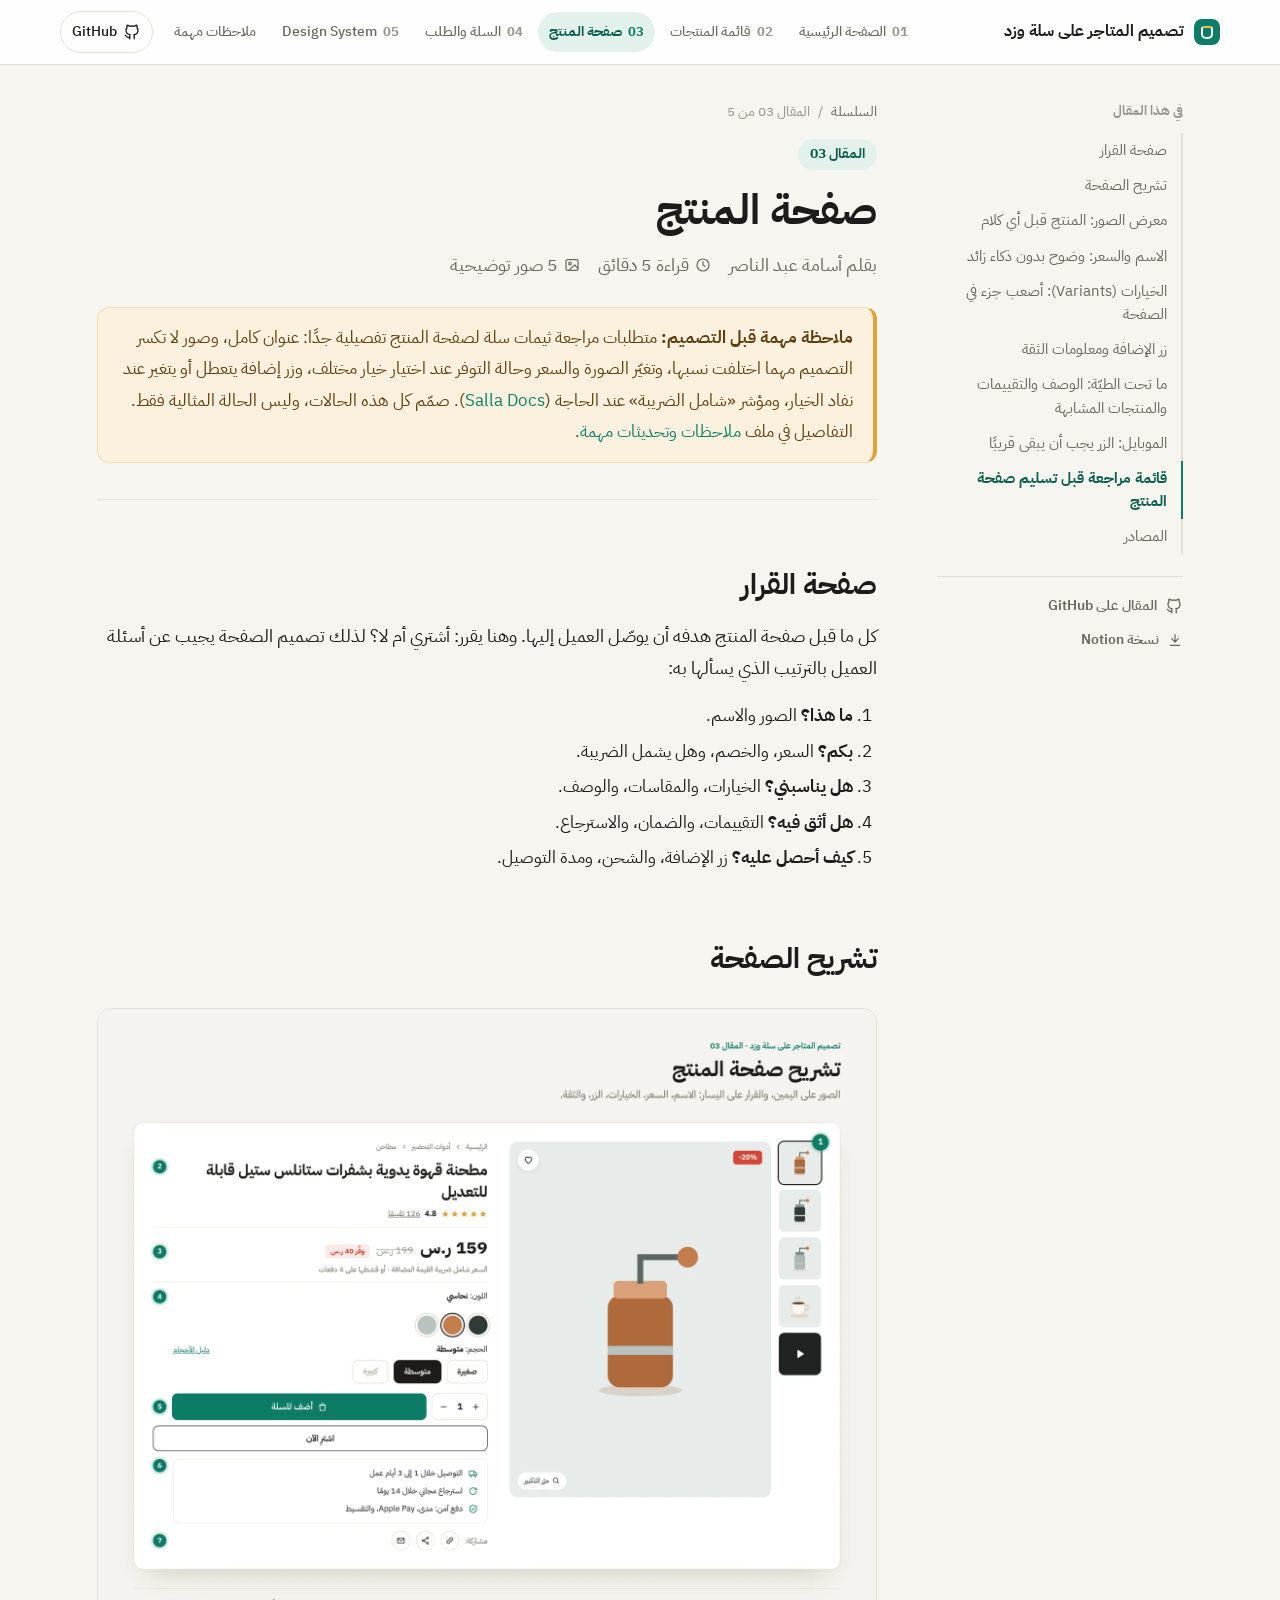
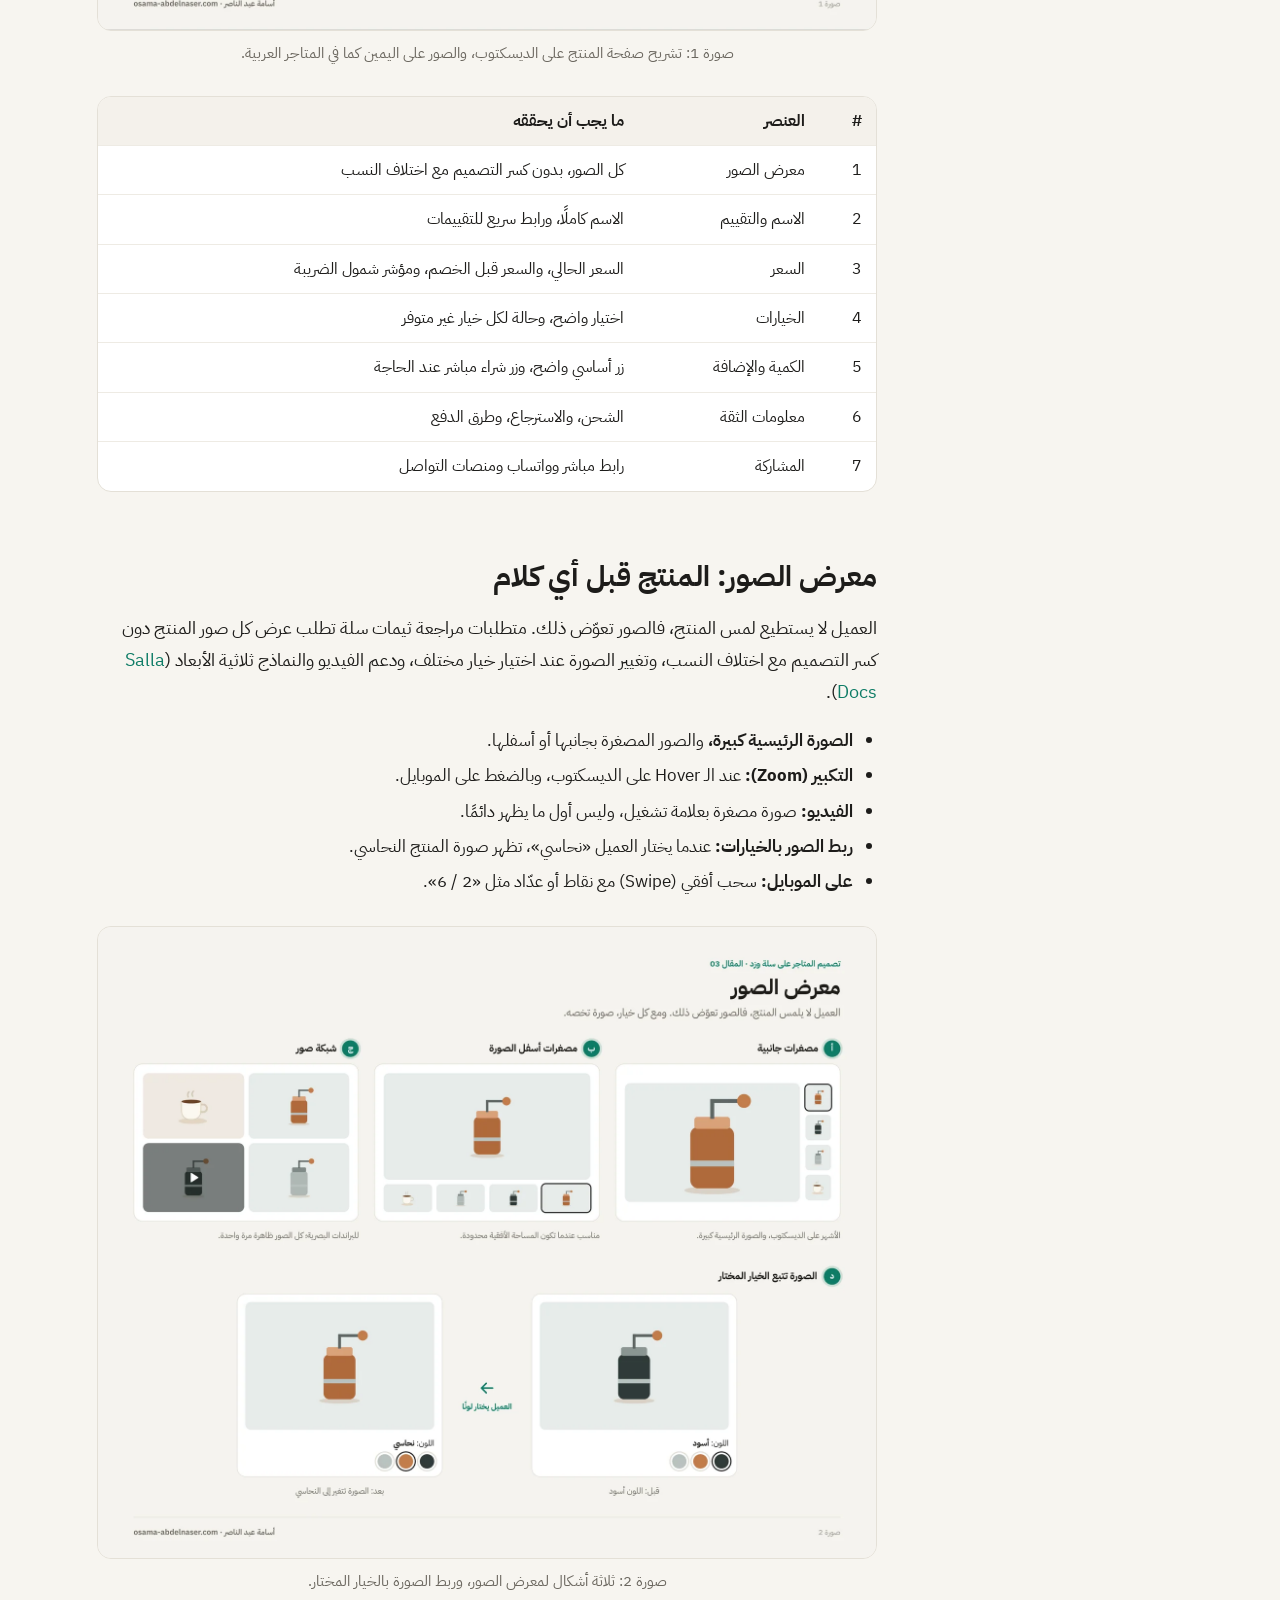
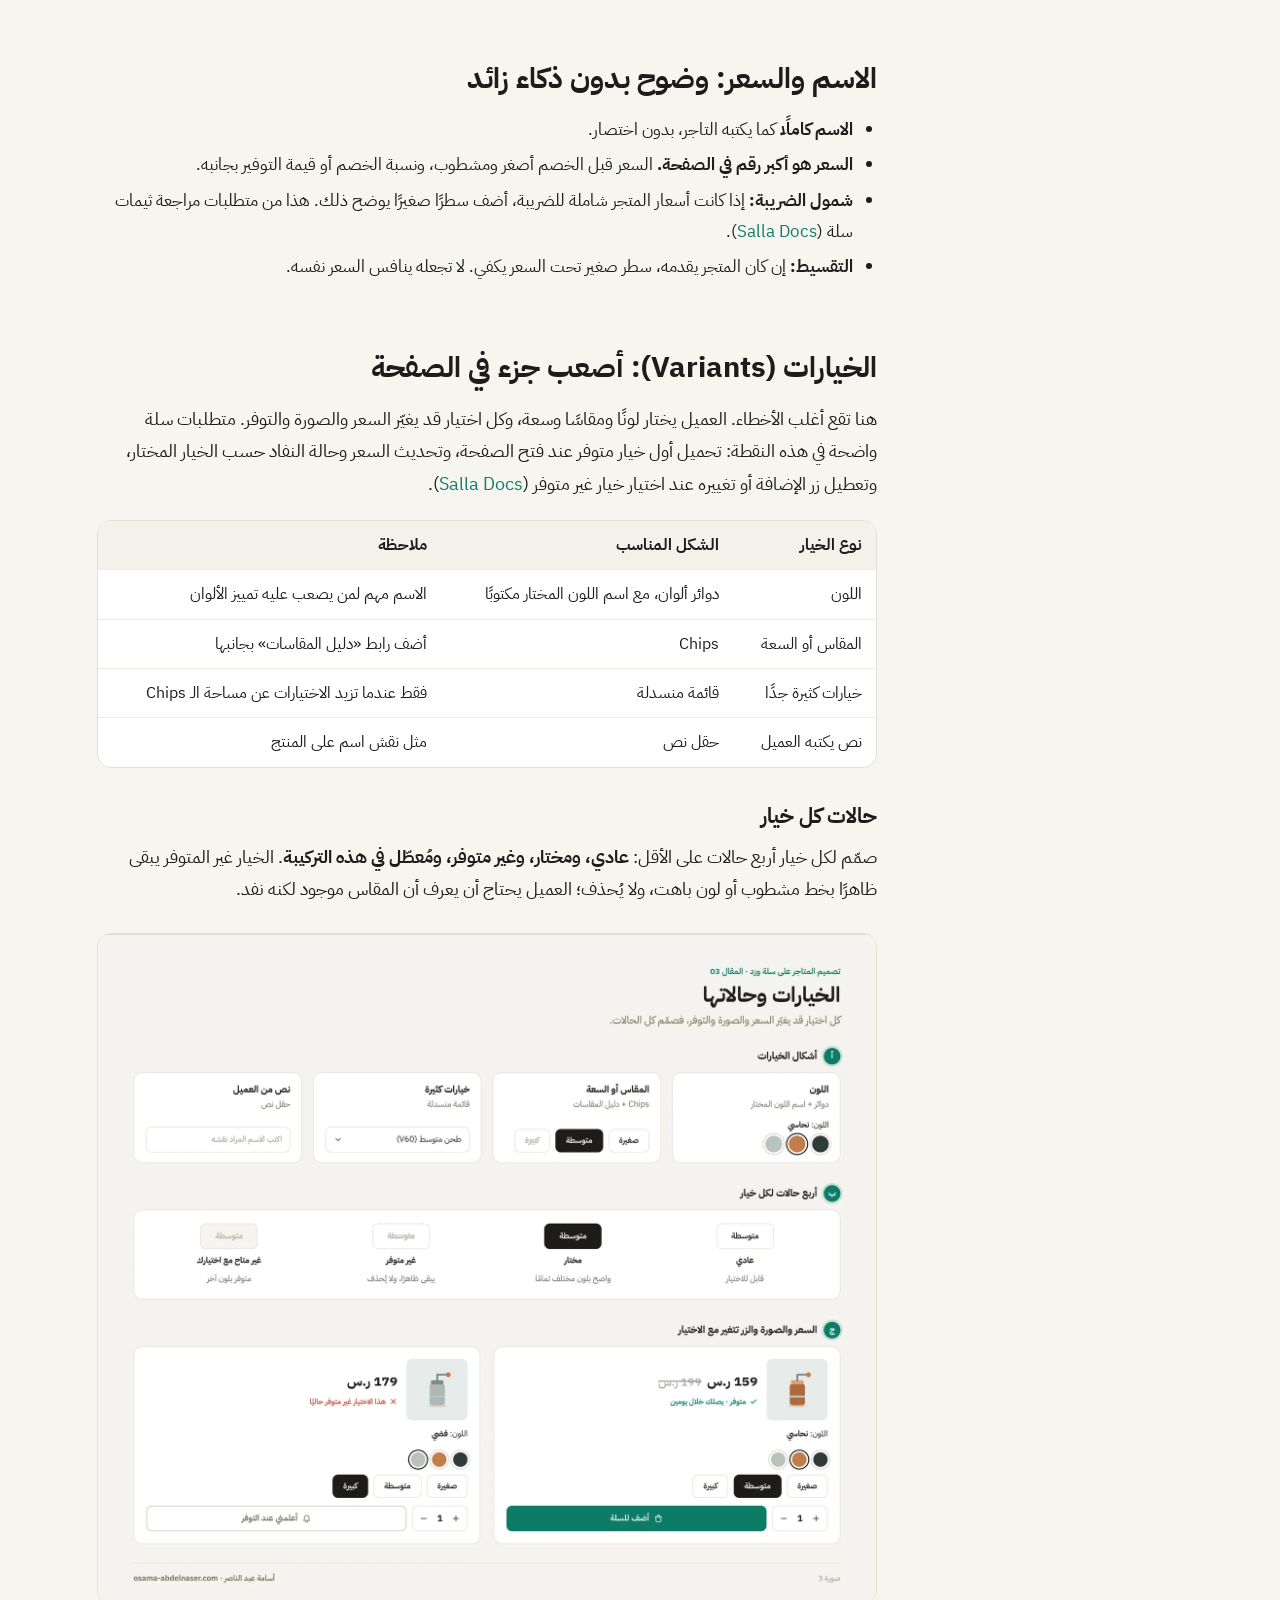
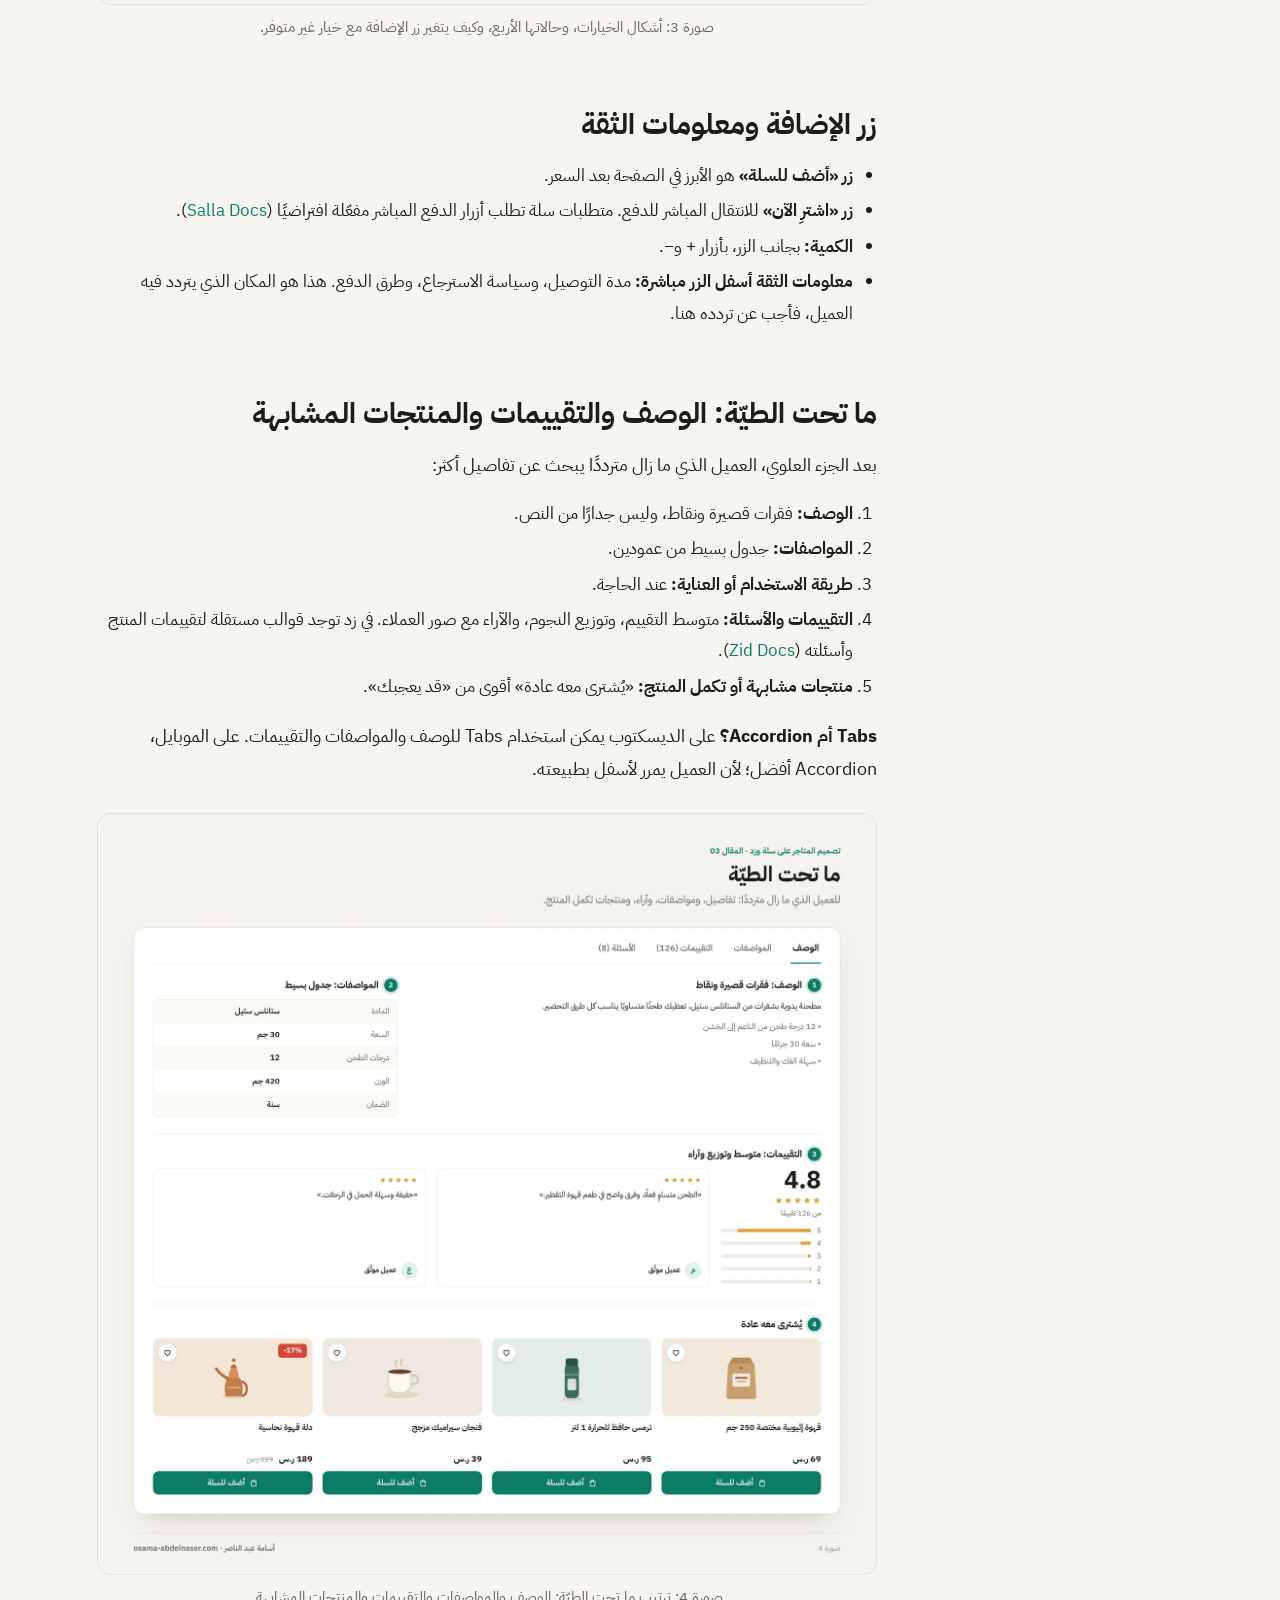
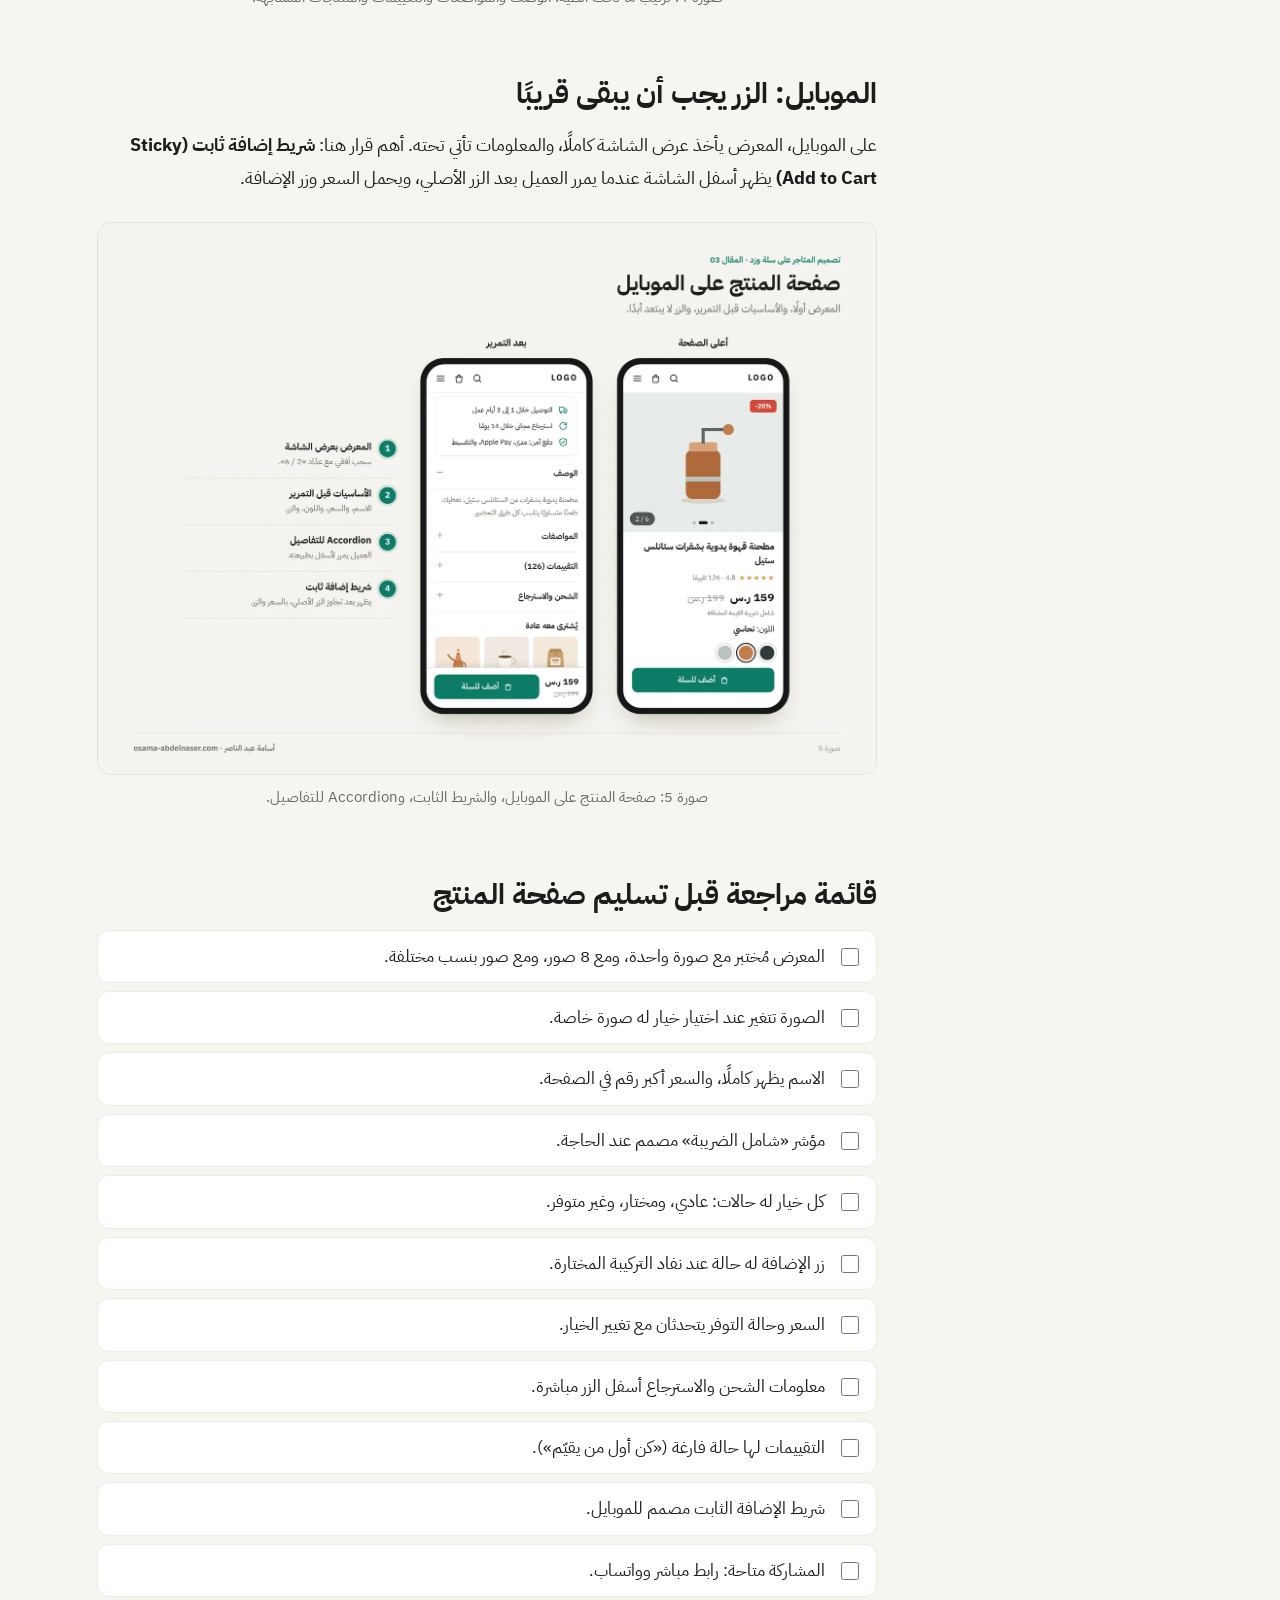
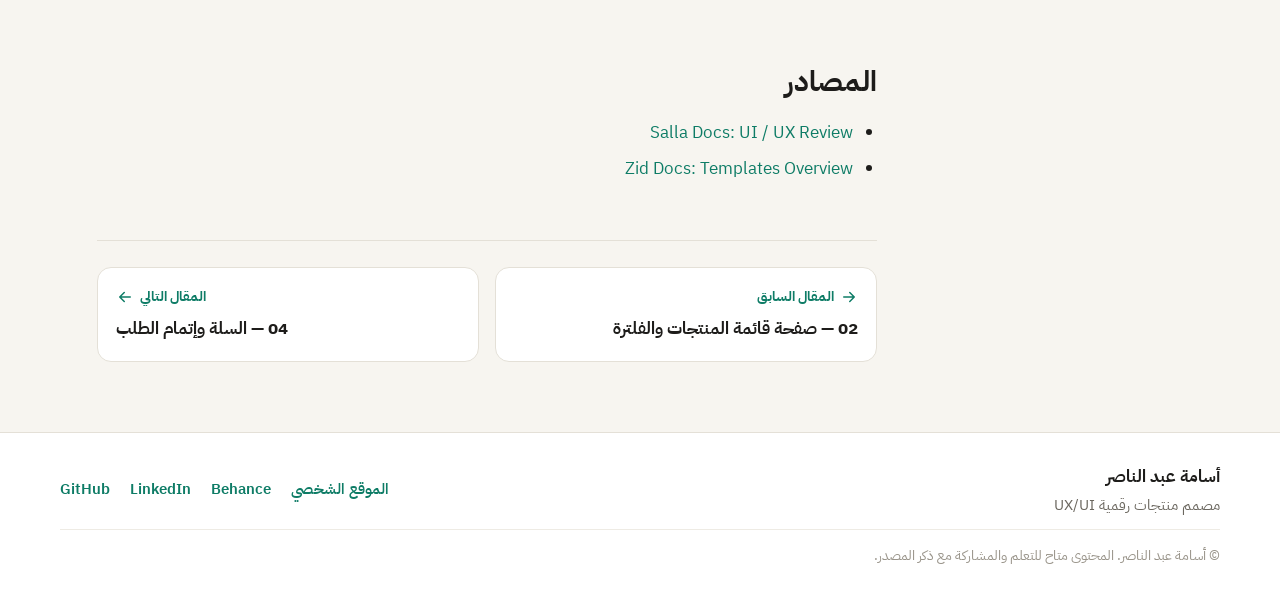
<file: docs/03-product-page.html>
<!doctype html>
<html lang="ar" dir="rtl">
<head>
<meta charset="utf-8">
<meta name="viewport" content="width=device-width, initial-scale=1">
<title>صفحة المنتج · تصميم المتاجر على سلة وزد</title>
<meta name="description" content="المعرض، السعر، الخيارات وحالاتها، زر الإضافة، الثقة، والموبايل">
<meta name="author" content="أسامة عبد الناصر">
<link rel="canonical" href="https://osa98.github.io/salla-zid-ecommerce-design/03-product-page.html">
<meta property="og:type" content="article">
<meta property="og:title" content="صفحة المنتج · تصميم المتاجر على سلة وزد">
<meta property="og:description" content="المعرض، السعر، الخيارات وحالاتها، زر الإضافة، الثقة، والموبايل">
<meta property="og:url" content="https://osa98.github.io/salla-zid-ecommerce-design/03-product-page.html">
<meta property="og:image" content="https://osa98.github.io/salla-zid-ecommerce-design/assets/og.png">
<meta property="og:locale" content="ar_AR">
<meta name="twitter:card" content="summary_large_image">
<meta name="theme-color" content="#12201C">
<link rel="icon" href="assets/favicon.svg" type="image/svg+xml">
<link rel="preconnect" href="https://fonts.googleapis.com">
<link rel="preconnect" href="https://fonts.gstatic.com" crossorigin>
<link href="https://fonts.googleapis.com/css2?family=IBM+Plex+Sans+Arabic:wght@400;500;600;700&display=swap" rel="stylesheet">
<link rel="stylesheet" href="assets/style.css">
</head>
<body>
<div class="progress" aria-hidden="true"><span></span></div>
<header class="topbar"><div class="wrap topbar-in">
  <a class="brand" href="index.html"><span class="brand-mark" aria-hidden="true"></span><span>تصميم المتاجر على سلة وزد</span></a>
  <button class="menu-btn" aria-label="القائمة" aria-expanded="false"><svg viewBox="0 0 24 24" width="22" height="22" fill="none" stroke="currentColor" stroke-width="2" stroke-linecap="round"><path d="M4 7h16M4 12h16M4 17h16"/></svg></button>
  <nav class="nav" aria-label="المقالات"><a href="01-homepage.html" class=""><b>01</b>الصفحة الرئيسية</a><a href="02-product-listing.html" class=""><b>02</b>قائمة المنتجات</a><a href="03-product-page.html" class="on"><b>03</b>صفحة المنتج</a><a href="04-cart-checkout.html" class=""><b>04</b>السلة والطلب</a><a href="05-design-system-handoff.html" class=""><b>05</b>Design System</a><a href="notes.html" class="">ملاحظات مهمة</a><a class="gh" href="https://github.com/OSA98/salla-zid-ecommerce-design" target="_blank" rel="noopener" aria-label="الريبو على GitHub"><svg viewBox="0 0 24 24" width="18" height="18" fill="none" stroke="currentColor" stroke-width="1.8" stroke-linecap="round" stroke-linejoin="round"><path d="M9 19c-4 1.5-4-2-6-2.5M15 21v-3.5c0-1 .1-1.4-.5-2 2.8-.3 5.5-1.4 5.5-6a4.6 4.6 0 0 0-1.3-3.2 4.3 4.3 0 0 0-.1-3.2s-1.1-.3-3.5 1.3a12 12 0 0 0-6.2 0C6.5 2.8 5.4 3.1 5.4 3.1a4.3 4.3 0 0 0-.1 3.2A4.6 4.6 0 0 0 4 9.5c0 4.6 2.7 5.7 5.5 6-.6.6-.6 1.2-.5 2V21"/></svg><span>GitHub</span></a></nav>
</div></header>

<main class="wrap article-layout">
  <aside class="toc" aria-label="محتوى المقال"><div class="toc-title">في هذا المقال</div><ol><li><a href="#صفحة-القرار">صفحة القرار</a></li><li><a href="#تشريح-الصفحة">تشريح الصفحة</a></li><li><a href="#معرض-الصور-المنتج-قبل-أي-كلام">معرض الصور: المنتج قبل أي كلام</a></li><li><a href="#الاسم-والسعر-وضوح-بدون-ذكاء-زائد">الاسم والسعر: وضوح بدون ذكاء زائد</a></li><li><a href="#الخيارات-variants-أصعب-جزء-في-الصفحة">الخيارات (Variants): أصعب جزء في الصفحة</a></li><li><a href="#زر-الإضافة-ومعلومات-الثقة">زر الإضافة ومعلومات الثقة</a></li><li><a href="#ما-تحت-الطية-الوصف-والتقييمات-والمنتجات-المشابهة">ما تحت الطيّة: الوصف والتقييمات والمنتجات المشابهة</a></li><li><a href="#الموبايل-الزر-يجب-أن-يبقى-قريبا">الموبايل: الزر يجب أن يبقى قريبًا</a></li><li><a href="#قائمة-مراجعة-قبل-تسليم-صفحة-المنتج">قائمة مراجعة قبل تسليم صفحة المنتج</a></li><li><a href="#المصادر">المصادر</a></li></ol>
    <div class="toc-extra"><a href="https://github.com/OSA98/salla-zid-ecommerce-design/tree/main/articles/03-product-page" target="_blank" rel="noopener"><svg viewBox="0 0 24 24" width="18" height="18" fill="none" stroke="currentColor" stroke-width="1.8" stroke-linecap="round" stroke-linejoin="round"><path d="M9 19c-4 1.5-4-2-6-2.5M15 21v-3.5c0-1 .1-1.4-.5-2 2.8-.3 5.5-1.4 5.5-6a4.6 4.6 0 0 0-1.3-3.2 4.3 4.3 0 0 0-.1-3.2s-1.1-.3-3.5 1.3a12 12 0 0 0-6.2 0C6.5 2.8 5.4 3.1 5.4 3.1a4.3 4.3 0 0 0-.1 3.2A4.6 4.6 0 0 0 4 9.5c0 4.6 2.7 5.7 5.5 6-.6.6-.6 1.2-.5 2V21"/></svg> المقال على GitHub</a><a href="https://github.com/OSA98/salla-zid-ecommerce-design/raw/main/notion/03-product-page.zip"><svg viewBox="0 0 24 24" width="16" height="16" fill="none" stroke="currentColor" stroke-width="1.8" stroke-linecap="round" stroke-linejoin="round"><path d="M12 4v11M7 10l5 5 5-5M5 20h14"/></svg> نسخة Notion</a></div></aside>
  <article class="prose">
    <nav class="crumbs"><a href="index.html">السلسلة</a><span>/</span><span>المقال 03 من 5</span></nav>
    <header class="article-head"><span class="kicker">المقال 03</span><h1>صفحة المنتج</h1>
      <p class="meta"><span>بقلم أسامة عبد الناصر</span><span><svg viewBox="0 0 24 24" width="16" height="16" fill="none" stroke="currentColor" stroke-width="1.8" stroke-linecap="round"><circle cx="12" cy="12" r="9"/><path d="M12 7v5l3 2"/></svg> قراءة 5 دقائق</span><span><svg viewBox="0 0 24 24" width="16" height="16" fill="none" stroke="currentColor" stroke-width="1.8" stroke-linecap="round" stroke-linejoin="round"><rect x="3" y="4" width="18" height="16" rx="2"/><circle cx="9" cy="10" r="2"/><path d="M21 17l-5-5-9 8"/></svg> 5 صور توضيحية</span></p></header>
    <details class="toc-mobile"><summary>في هذا المقال</summary><ol><li><a href="#صفحة-القرار">صفحة القرار</a></li><li><a href="#تشريح-الصفحة">تشريح الصفحة</a></li><li><a href="#معرض-الصور-المنتج-قبل-أي-كلام">معرض الصور: المنتج قبل أي كلام</a></li><li><a href="#الاسم-والسعر-وضوح-بدون-ذكاء-زائد">الاسم والسعر: وضوح بدون ذكاء زائد</a></li><li><a href="#الخيارات-variants-أصعب-جزء-في-الصفحة">الخيارات (Variants): أصعب جزء في الصفحة</a></li><li><a href="#زر-الإضافة-ومعلومات-الثقة">زر الإضافة ومعلومات الثقة</a></li><li><a href="#ما-تحت-الطية-الوصف-والتقييمات-والمنتجات-المشابهة">ما تحت الطيّة: الوصف والتقييمات والمنتجات المشابهة</a></li><li><a href="#الموبايل-الزر-يجب-أن-يبقى-قريبا">الموبايل: الزر يجب أن يبقى قريبًا</a></li><li><a href="#قائمة-مراجعة-قبل-تسليم-صفحة-المنتج">قائمة مراجعة قبل تسليم صفحة المنتج</a></li><li><a href="#المصادر">المصادر</a></li></ol></details>
    <blockquote>
<p><strong>ملاحظة مهمة قبل التصميم:</strong> متطلبات مراجعة ثيمات سلة لصفحة المنتج تفصيلية جدًا: عنوان كامل، وصور لا تكسر التصميم مهما اختلفت نسبها، وتغيّر الصورة والسعر وحالة التوفر عند اختيار خيار مختلف، وزر إضافة يتعطل أو يتغير عند نفاد الخيار، ومؤشر «شامل الضريبة» عند الحاجة (<a href="https://docs.salla.dev/421887m0" target="_blank" rel="noopener">Salla Docs</a>). صمّم كل هذه الحالات، وليس الحالة المثالية فقط. التفاصيل في ملف <a href="notes.html">ملاحظات وتحديثات مهمة</a>.</p>
</blockquote>
<hr />
<h2 id="صفحة-القرار">صفحة القرار</h2>
<p>كل ما قبل صفحة المنتج هدفه أن يوصّل العميل إليها. وهنا يقرر: أشتري أم لا؟ لذلك تصميم الصفحة يجيب عن أسئلة العميل بالترتيب الذي يسألها به:</p>
<ol>
<li><strong>ما هذا؟</strong> الصور والاسم.</li>
<li><strong>بكم؟</strong> السعر، والخصم، وهل يشمل الضريبة.</li>
<li><strong>هل يناسبني؟</strong> الخيارات، والمقاسات، والوصف.</li>
<li><strong>هل أثق فيه؟</strong> التقييمات، والضمان، والاسترجاع.</li>
<li><strong>كيف أحصل عليه؟</strong> زر الإضافة، والشحن، ومدة التوصيل.</li>
</ol>
<h2 id="تشريح-الصفحة">تشريح الصفحة</h2>
<figure><a class="zoom" href="assets/03-product-page/01-pdp-anatomy.webp"><img src="assets/03-product-page/01-pdp-anatomy.webp" alt="تشريح صفحة المنتج على الديسكتوب" loading="lazy" decoding="async"></a><figcaption>صورة 1: تشريح صفحة المنتج على الديسكتوب، والصور على اليمين كما في المتاجر العربية.</figcaption></figure>
<div class="table-wrap"><table>
<thead>
<tr>
<th>#</th>
<th>العنصر</th>
<th>ما يجب أن يحققه</th>
</tr>
</thead>
<tbody>
<tr>
<td>1</td>
<td>معرض الصور</td>
<td>كل الصور، بدون كسر التصميم مع اختلاف النسب</td>
</tr>
<tr>
<td>2</td>
<td>الاسم والتقييم</td>
<td>الاسم كاملًا، ورابط سريع للتقييمات</td>
</tr>
<tr>
<td>3</td>
<td>السعر</td>
<td>السعر الحالي، والسعر قبل الخصم، ومؤشر شمول الضريبة</td>
</tr>
<tr>
<td>4</td>
<td>الخيارات</td>
<td>اختيار واضح، وحالة لكل خيار غير متوفر</td>
</tr>
<tr>
<td>5</td>
<td>الكمية والإضافة</td>
<td>زر أساسي واضح، وزر شراء مباشر عند الحاجة</td>
</tr>
<tr>
<td>6</td>
<td>معلومات الثقة</td>
<td>الشحن، والاسترجاع، وطرق الدفع</td>
</tr>
<tr>
<td>7</td>
<td>المشاركة</td>
<td>رابط مباشر وواتساب ومنصات التواصل</td>
</tr>
</tbody>
</table></div>
<h2 id="معرض-الصور-المنتج-قبل-أي-كلام">معرض الصور: المنتج قبل أي كلام</h2>
<p>العميل لا يستطيع لمس المنتج، فالصور تعوّض ذلك. متطلبات مراجعة ثيمات سلة تطلب عرض كل صور المنتج دون كسر التصميم مع اختلاف النسب، وتغيير الصورة عند اختيار خيار مختلف، ودعم الفيديو والنماذج ثلاثية الأبعاد (<a href="https://docs.salla.dev/421887m0" target="_blank" rel="noopener">Salla Docs</a>).</p>
<ul>
<li><strong>الصورة الرئيسية كبيرة،</strong> والصور المصغرة بجانبها أو أسفلها.</li>
<li><strong>التكبير (Zoom):</strong> عند الـ Hover على الديسكتوب، وبالضغط على الموبايل.</li>
<li><strong>الفيديو:</strong> صورة مصغرة بعلامة تشغيل، وليس أول ما يظهر دائمًا.</li>
<li><strong>ربط الصور بالخيارات:</strong> عندما يختار العميل «نحاسي»، تظهر صورة المنتج النحاسي.</li>
<li><strong>على الموبايل:</strong> سحب أفقي (Swipe) مع نقاط أو عدّاد مثل «2 / 6».</li>
</ul>
<figure><a class="zoom" href="assets/03-product-page/02-gallery.webp"><img src="assets/03-product-page/02-gallery.webp" alt="أشكال معرض الصور" loading="lazy" decoding="async"></a><figcaption>صورة 2: ثلاثة أشكال لمعرض الصور، وربط الصورة بالخيار المختار.</figcaption></figure>
<h2 id="الاسم-والسعر-وضوح-بدون-ذكاء-زائد">الاسم والسعر: وضوح بدون ذكاء زائد</h2>
<ul>
<li><strong>الاسم كاملًا</strong> كما يكتبه التاجر، بدون اختصار.</li>
<li><strong>السعر هو أكبر رقم في الصفحة.</strong> السعر قبل الخصم أصغر ومشطوب، ونسبة الخصم أو قيمة التوفير بجانبه.</li>
<li><strong>شمول الضريبة:</strong> إذا كانت أسعار المتجر شاملة للضريبة، أضف سطرًا صغيرًا يوضح ذلك. هذا من متطلبات مراجعة ثيمات سلة (<a href="https://docs.salla.dev/421887m0" target="_blank" rel="noopener">Salla Docs</a>).</li>
<li><strong>التقسيط:</strong> إن كان المتجر يقدمه، سطر صغير تحت السعر يكفي. لا تجعله ينافس السعر نفسه.</li>
</ul>
<h2 id="الخيارات-variants-أصعب-جزء-في-الصفحة">الخيارات (Variants): أصعب جزء في الصفحة</h2>
<p>هنا تقع أغلب الأخطاء. العميل يختار لونًا ومقاسًا وسعة، وكل اختيار قد يغيّر السعر والصورة والتوفر. متطلبات سلة واضحة في هذه النقطة: تحميل أول خيار متوفر عند فتح الصفحة، وتحديث السعر وحالة النفاد حسب الخيار المختار، وتعطيل زر الإضافة أو تغييره عند اختيار خيار غير متوفر (<a href="https://docs.salla.dev/421887m0" target="_blank" rel="noopener">Salla Docs</a>).</p>
<div class="table-wrap"><table>
<thead>
<tr>
<th>نوع الخيار</th>
<th>الشكل المناسب</th>
<th>ملاحظة</th>
</tr>
</thead>
<tbody>
<tr>
<td>اللون</td>
<td>دوائر ألوان، مع اسم اللون المختار مكتوبًا</td>
<td>الاسم مهم لمن يصعب عليه تمييز الألوان</td>
</tr>
<tr>
<td>المقاس أو السعة</td>
<td>Chips</td>
<td>أضف رابط «دليل المقاسات» بجانبها</td>
</tr>
<tr>
<td>خيارات كثيرة جدًا</td>
<td>قائمة منسدلة</td>
<td>فقط عندما تزيد الاختيارات عن مساحة الـ Chips</td>
</tr>
<tr>
<td>نص يكتبه العميل</td>
<td>حقل نص</td>
<td>مثل نقش اسم على المنتج</td>
</tr>
</tbody>
</table></div>
<h3 id="حالات-كل-خيار">حالات كل خيار</h3>
<p>صمّم لكل خيار أربع حالات على الأقل: <strong>عادي، ومختار، وغير متوفر، ومُعطّل في هذه التركيبة</strong>. الخيار غير المتوفر يبقى ظاهرًا بخط مشطوب أو لون باهت، ولا يُحذف؛ العميل يحتاج أن يعرف أن المقاس موجود لكنه نفد.</p>
<figure><a class="zoom" href="assets/03-product-page/03-variants.webp"><img src="assets/03-product-page/03-variants.webp" alt="الخيارات وحالاتها" loading="lazy" decoding="async"></a><figcaption>صورة 3: أشكال الخيارات، وحالاتها الأربع، وكيف يتغير زر الإضافة مع خيار غير متوفر.</figcaption></figure>
<h2 id="زر-الإضافة-ومعلومات-الثقة">زر الإضافة ومعلومات الثقة</h2>
<ul>
<li><strong>زر «أضف للسلة»</strong> هو الأبرز في الصفحة بعد السعر.</li>
<li><strong>زر «اشترِ الآن»</strong> للانتقال المباشر للدفع. متطلبات سلة تطلب أزرار الدفع المباشر مفعّلة افتراضيًا (<a href="https://docs.salla.dev/421887m0" target="_blank" rel="noopener">Salla Docs</a>).</li>
<li><strong>الكمية:</strong> بجانب الزر، بأزرار + و−.</li>
<li><strong>معلومات الثقة أسفل الزر مباشرة:</strong> مدة التوصيل، وسياسة الاسترجاع، وطرق الدفع. هذا هو المكان الذي يتردد فيه العميل، فأجب عن تردده هنا.</li>
</ul>
<h2 id="ما-تحت-الطية-الوصف-والتقييمات-والمنتجات-المشابهة">ما تحت الطيّة: الوصف والتقييمات والمنتجات المشابهة</h2>
<p>بعد الجزء العلوي، العميل الذي ما زال مترددًا يبحث عن تفاصيل أكثر:</p>
<ol>
<li><strong>الوصف:</strong> فقرات قصيرة ونقاط، وليس جدارًا من النص.</li>
<li><strong>المواصفات:</strong> جدول بسيط من عمودين.</li>
<li><strong>طريقة الاستخدام أو العناية:</strong> عند الحاجة.</li>
<li><strong>التقييمات والأسئلة:</strong> متوسط التقييم، وتوزيع النجوم، والآراء مع صور العملاء. في زد توجد قوالب مستقلة لتقييمات المنتج وأسئلته (<a href="https://docs.zid.sa/overview-1379323m0" target="_blank" rel="noopener">Zid Docs</a>).</li>
<li><strong>منتجات مشابهة أو تكمل المنتج:</strong> «يُشترى معه عادة» أقوى من «قد يعجبك».</li>
</ol>
<p><strong>Tabs أم Accordion؟</strong> على الديسكتوب يمكن استخدام Tabs للوصف والمواصفات والتقييمات. على الموبايل، Accordion أفضل؛ لأن العميل يمرر لأسفل بطبيعته.</p>
<figure><a class="zoom" href="assets/03-product-page/04-below-fold.webp"><img src="assets/03-product-page/04-below-fold.webp" alt="ما تحت الطيّة في صفحة المنتج" loading="lazy" decoding="async"></a><figcaption>صورة 4: ترتيب ما تحت الطيّة: الوصف والمواصفات والتقييمات والمنتجات المشابهة.</figcaption></figure>
<h2 id="الموبايل-الزر-يجب-أن-يبقى-قريبا">الموبايل: الزر يجب أن يبقى قريبًا</h2>
<p>على الموبايل، المعرض يأخذ عرض الشاشة كاملًا، والمعلومات تأتي تحته. أهم قرار هنا: <strong>شريط إضافة ثابت (Sticky Add to Cart)</strong> يظهر أسفل الشاشة عندما يمرر العميل بعد الزر الأصلي، ويحمل السعر وزر الإضافة.</p>
<figure><a class="zoom" href="assets/03-product-page/05-mobile-pdp.webp"><img src="assets/03-product-page/05-mobile-pdp.webp" alt="صفحة المنتج على الموبايل" loading="lazy" decoding="async"></a><figcaption>صورة 5: صفحة المنتج على الموبايل، والشريط الثابت، وAccordion للتفاصيل.</figcaption></figure>
<h2 id="قائمة-مراجعة-قبل-تسليم-صفحة-المنتج">قائمة مراجعة قبل تسليم صفحة المنتج</h2>
<ul class="checklist">
<li class="task"><label><input type="checkbox"><span>المعرض مُختبر مع صورة واحدة، ومع 8 صور، ومع صور بنسب مختلفة.</span></label></li>
<li class="task"><label><input type="checkbox"><span>الصورة تتغير عند اختيار خيار له صورة خاصة.</span></label></li>
<li class="task"><label><input type="checkbox"><span>الاسم يظهر كاملًا، والسعر أكبر رقم في الصفحة.</span></label></li>
<li class="task"><label><input type="checkbox"><span>مؤشر «شامل الضريبة» مصمم عند الحاجة.</span></label></li>
<li class="task"><label><input type="checkbox"><span>كل خيار له حالات: عادي، ومختار، وغير متوفر.</span></label></li>
<li class="task"><label><input type="checkbox"><span>زر الإضافة له حالة عند نفاد التركيبة المختارة.</span></label></li>
<li class="task"><label><input type="checkbox"><span>السعر وحالة التوفر يتحدثان مع تغيير الخيار.</span></label></li>
<li class="task"><label><input type="checkbox"><span>معلومات الشحن والاسترجاع أسفل الزر مباشرة.</span></label></li>
<li class="task"><label><input type="checkbox"><span>التقييمات لها حالة فارغة («كن أول من يقيّم»).</span></label></li>
<li class="task"><label><input type="checkbox"><span>شريط الإضافة الثابت مصمم للموبايل.</span></label></li>
<li class="task"><label><input type="checkbox"><span>المشاركة متاحة: رابط مباشر وواتساب.</span></label></li>
</ul>
<h2 id="المصادر">المصادر</h2>
<ul>
<li><a href="https://docs.salla.dev/421887m0" target="_blank" rel="noopener">Salla Docs: UI / UX Review</a></li>
<li><a href="https://docs.zid.sa/overview-1379323m0" target="_blank" rel="noopener">Zid Docs: Templates Overview</a></li>
</ul>
    <nav class="pager" aria-label="التنقل بين المقالات"><a class="pg prev" href="02-product-listing.html"><span class="pg-dir"><svg viewBox="0 0 24 24" width="18" height="18" fill="none" stroke="currentColor" stroke-width="2" stroke-linecap="round" stroke-linejoin="round"><path d="M5 12h14M13 6l6 6-6 6"/></svg> المقال السابق</span><span class="pg-title">02 — صفحة قائمة المنتجات والفلترة</span></a><a class="pg next" href="04-cart-checkout.html"><span class="pg-dir">المقال التالي <svg viewBox="0 0 24 24" width="18" height="18" fill="none" stroke="currentColor" stroke-width="2" stroke-linecap="round" stroke-linejoin="round"><path d="M19 12H5M11 6l-6 6 6 6"/></svg></span><span class="pg-title">04 — السلة وإتمام الطلب</span></a></nav>
  </article>
</main>
<footer class="site-foot"><div class="wrap foot-in">
  <div><div class="foot-name">أسامة عبد الناصر</div><div class="foot-role">مصمم منتجات رقمية UX/UI</div></div>
  <nav class="foot-links"><a href="https://osama-abdelnaser.com" target="_blank" rel="noopener">الموقع الشخصي</a><a href="https://www.behance.net/osamaabdelnaser1" target="_blank" rel="noopener">Behance</a><a href="https://www.linkedin.com/in/osama-abdelnaser" target="_blank" rel="noopener">LinkedIn</a><a href="https://github.com/OSA98/salla-zid-ecommerce-design" target="_blank" rel="noopener">GitHub</a></nav>
  <div class="foot-copy">© أسامة عبد الناصر. المحتوى متاح للتعلم والمشاركة مع ذكر المصدر.</div>
</div></footer>
<div class="lightbox" hidden><button class="lb-close" aria-label="إغلاق">×</button><img alt=""></div>
<script src="assets/site.js"></script>
</body>
</html>
</file>
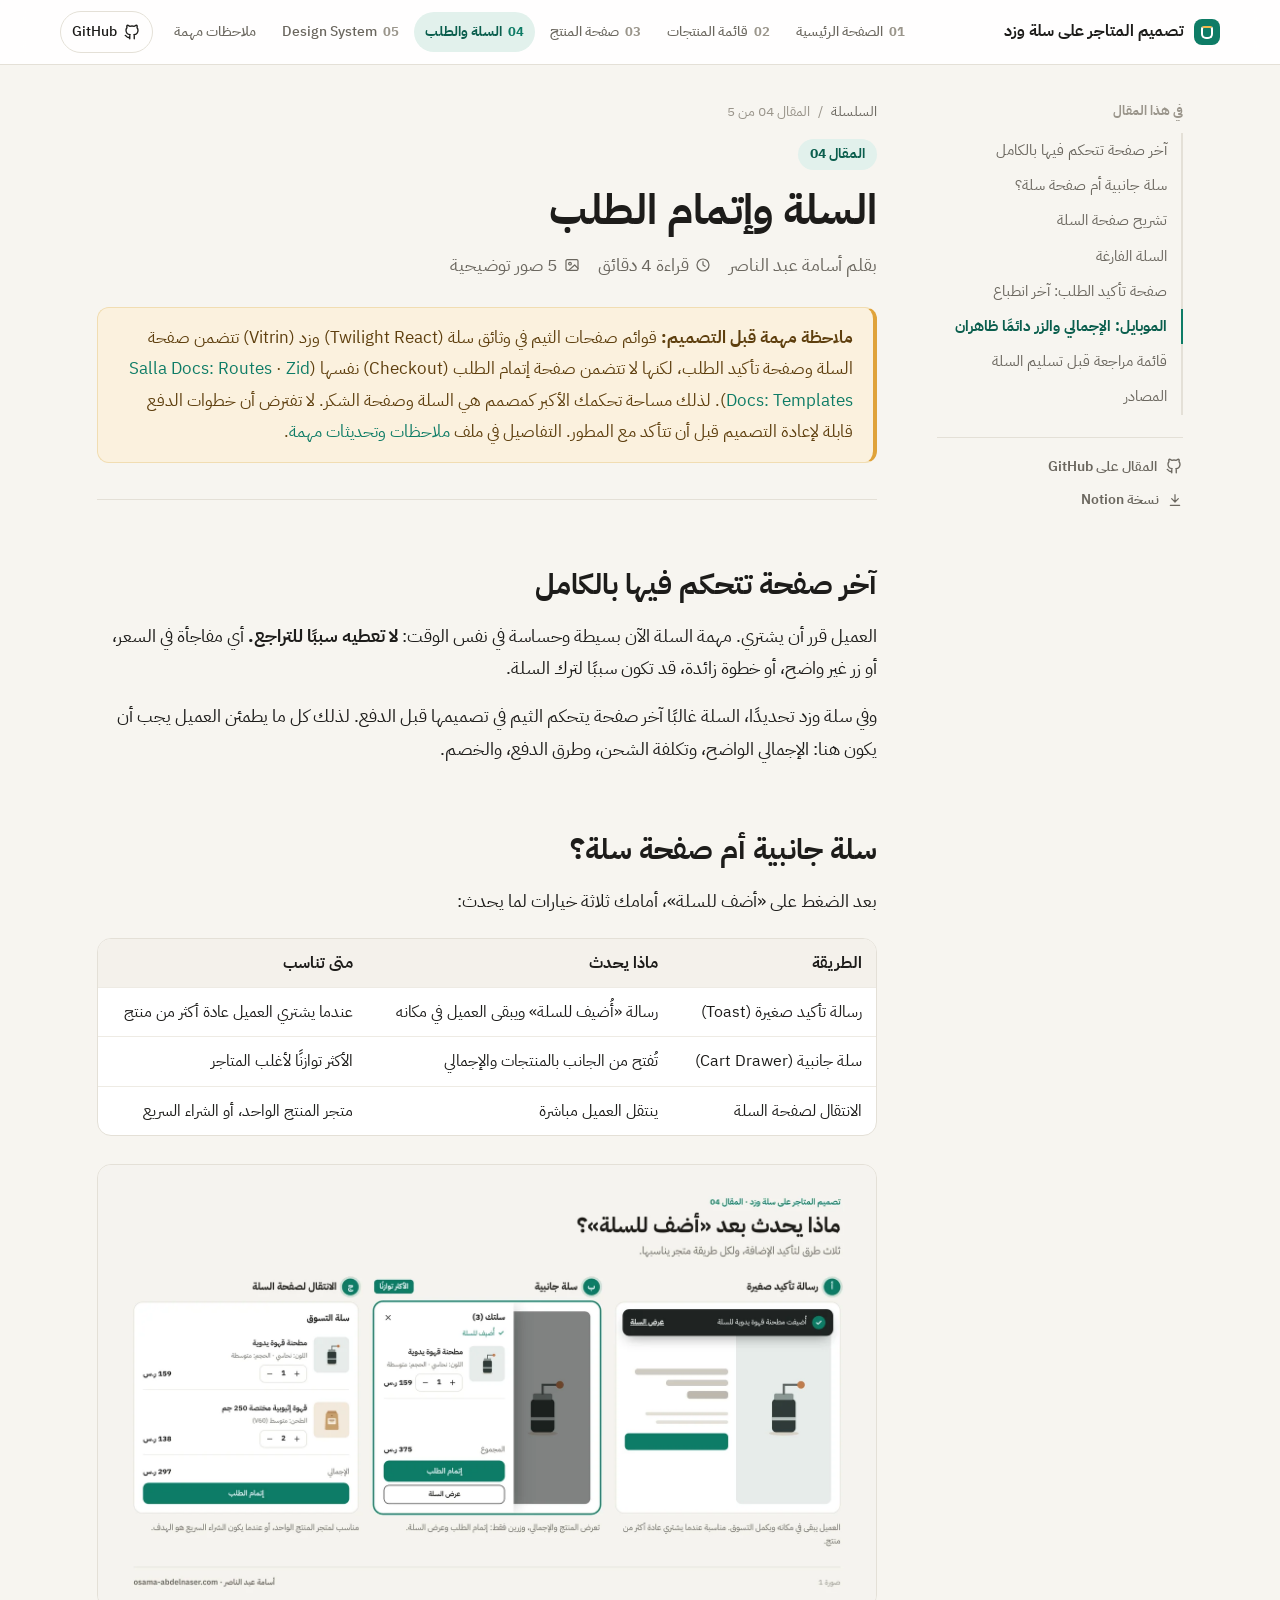
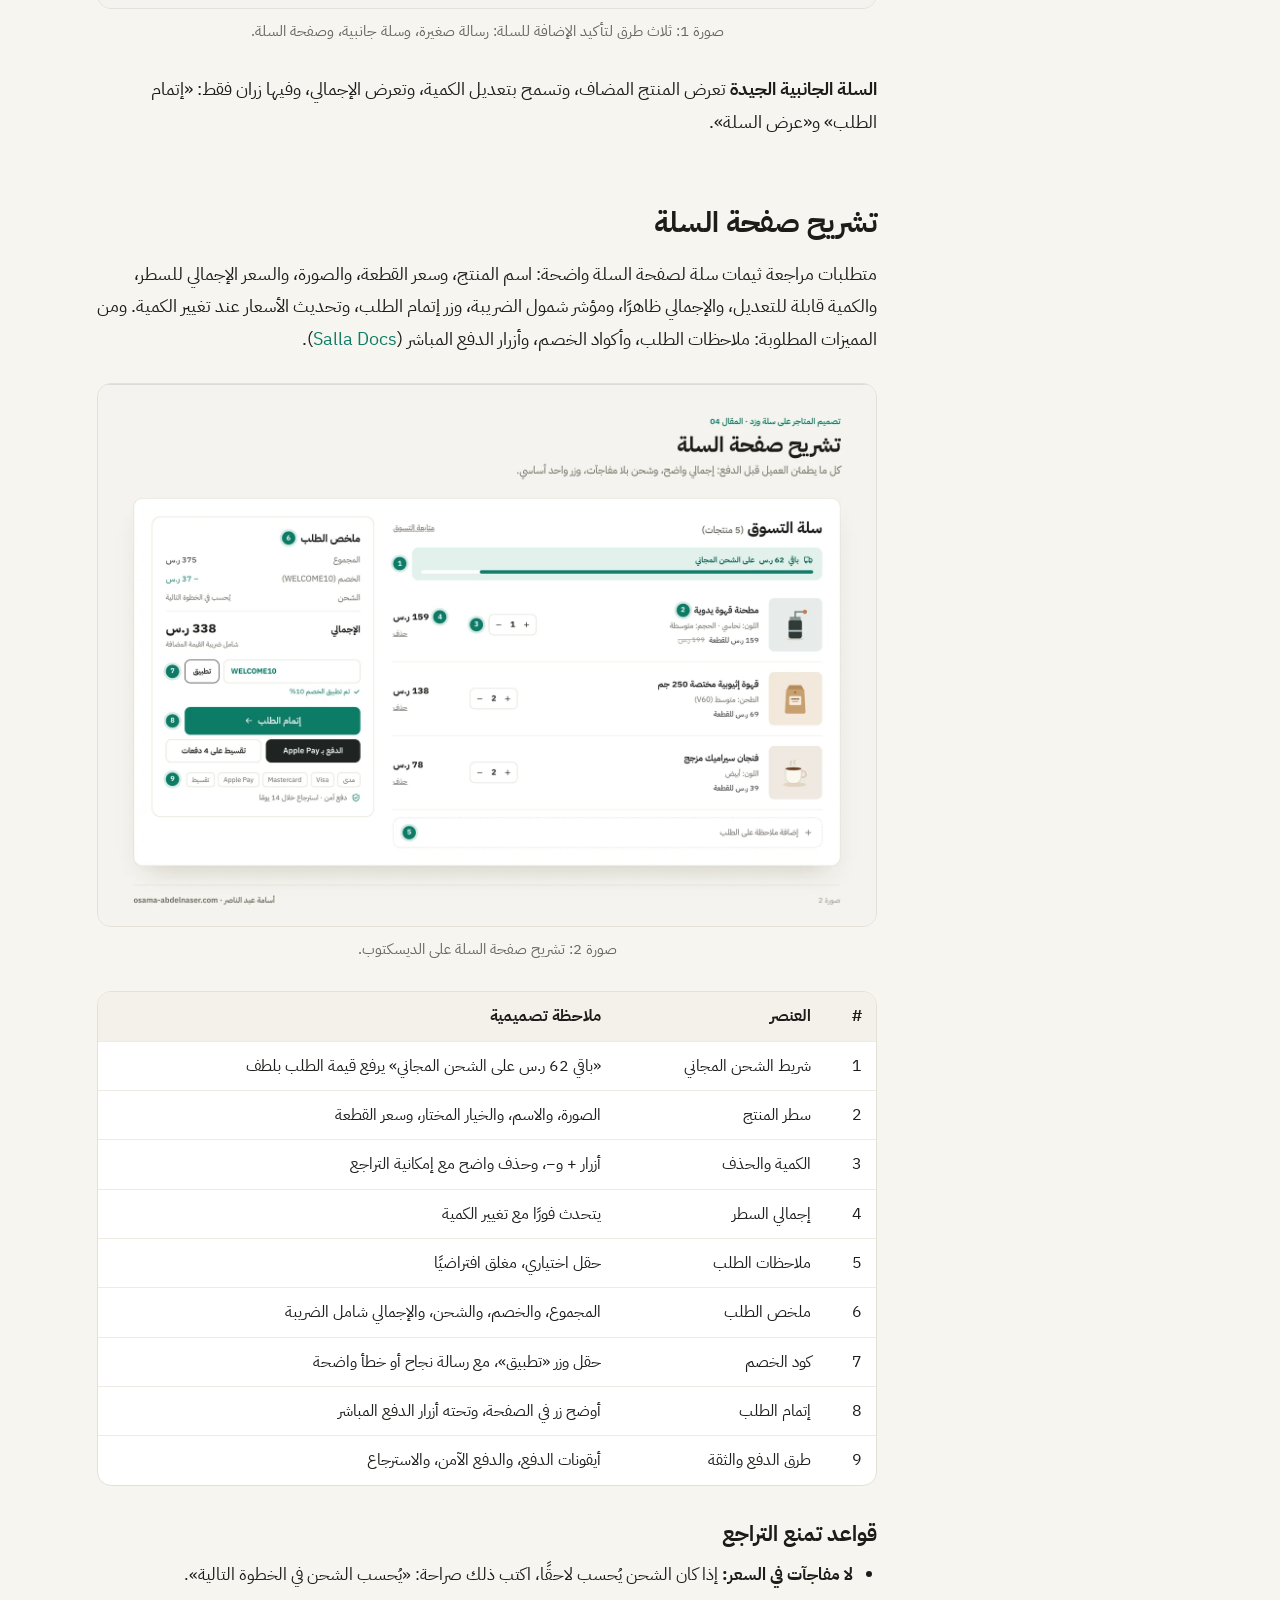
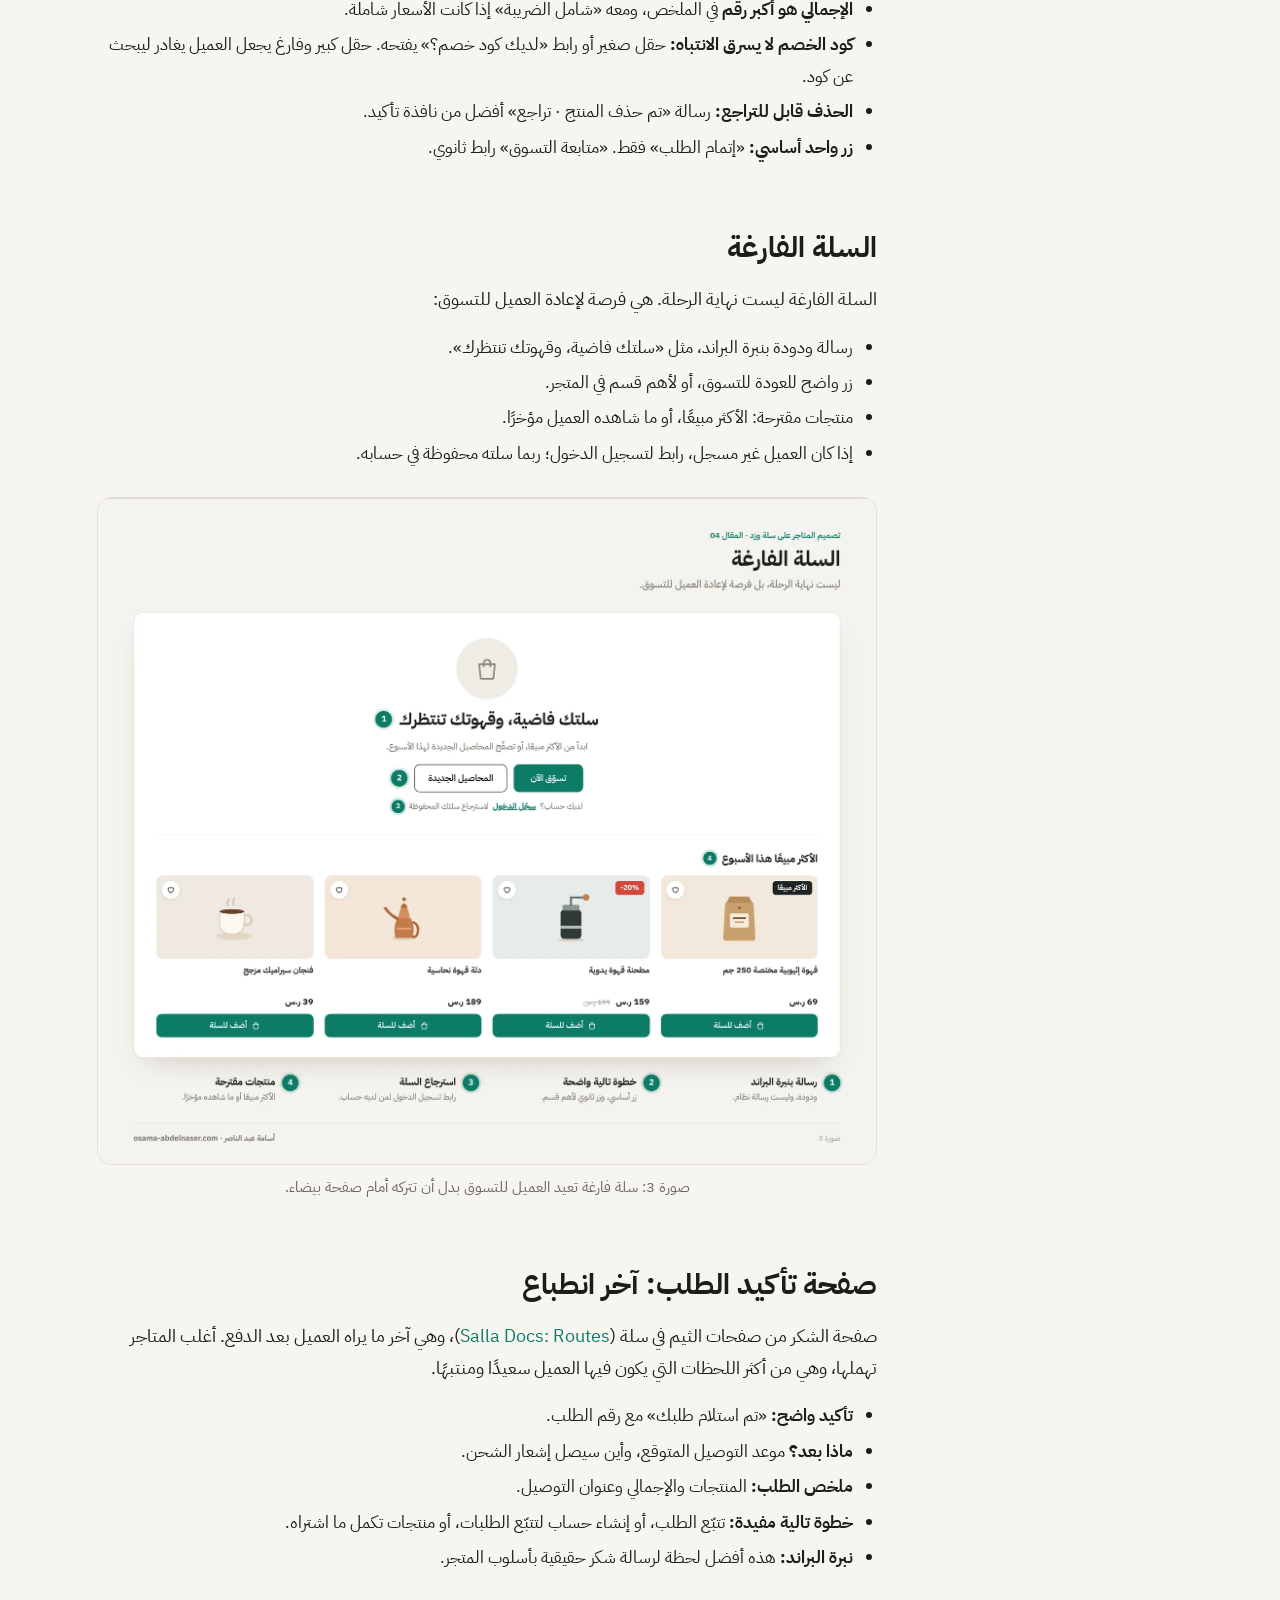
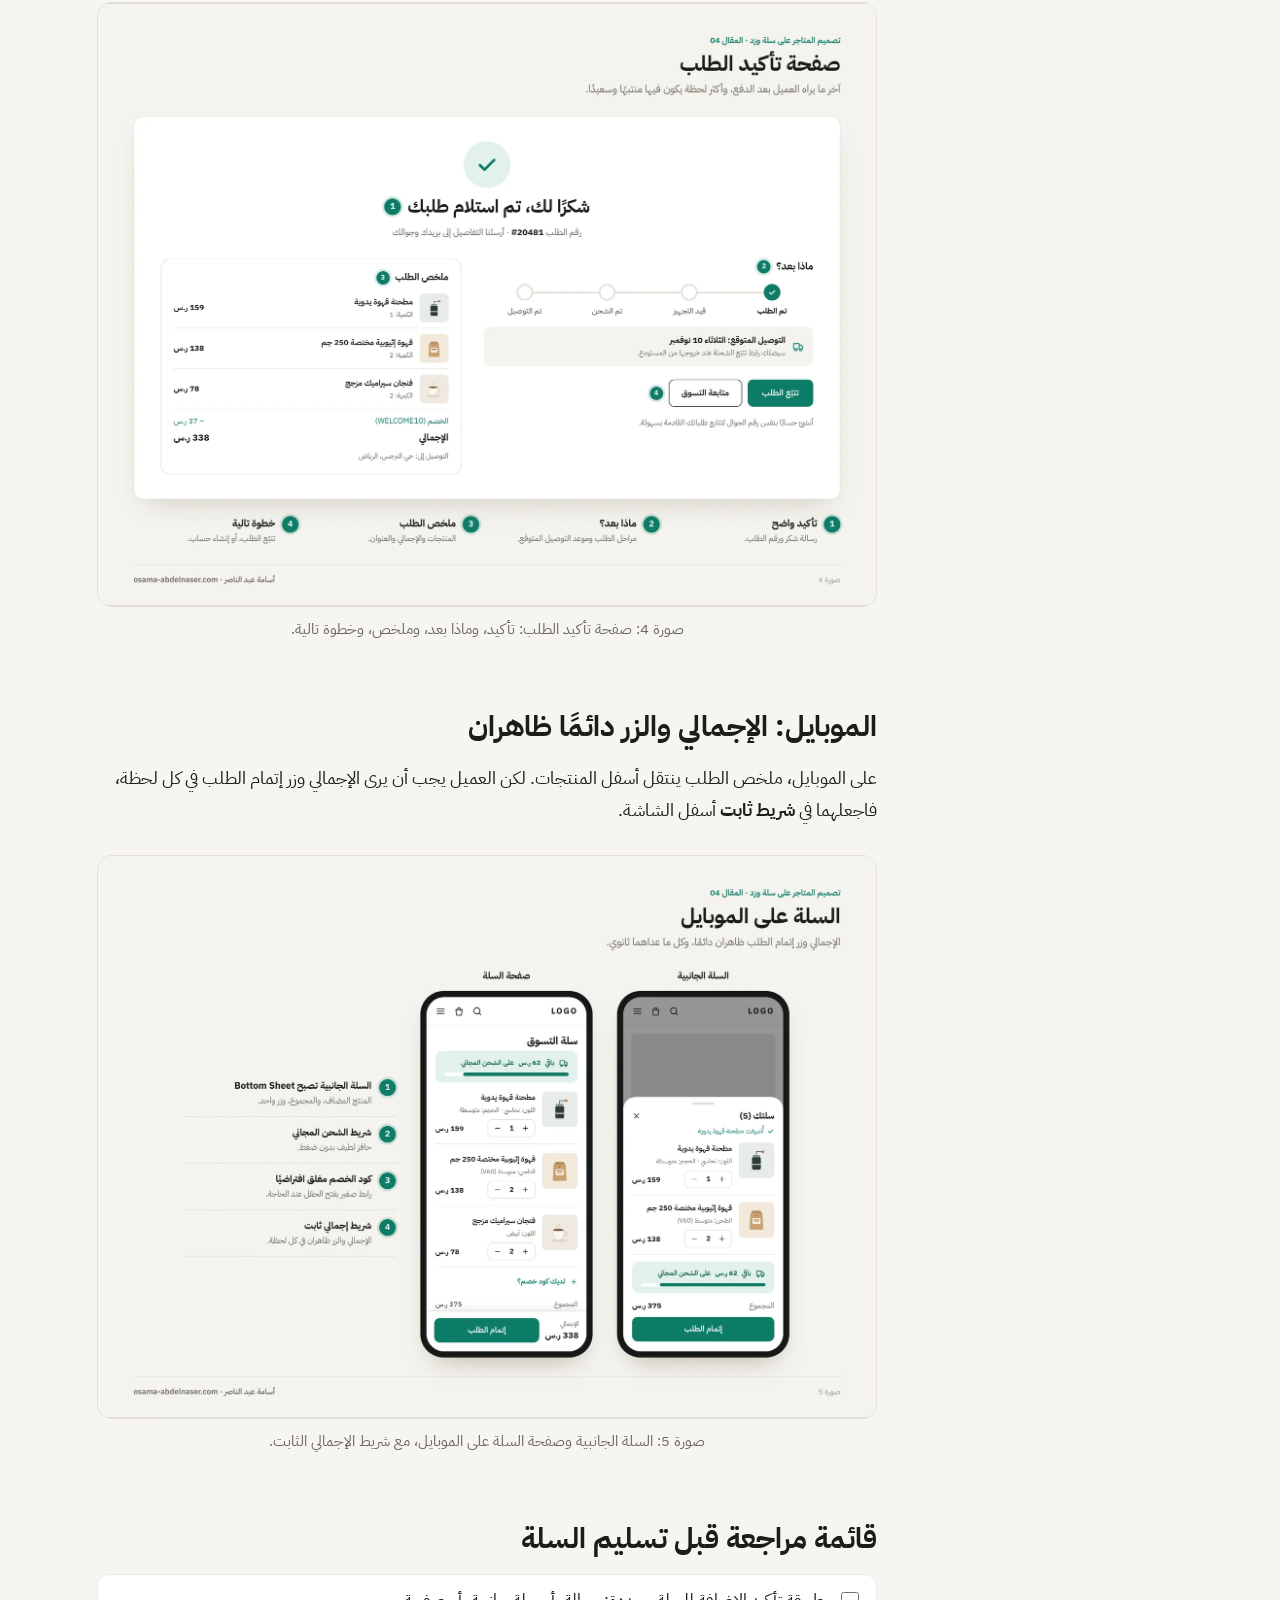
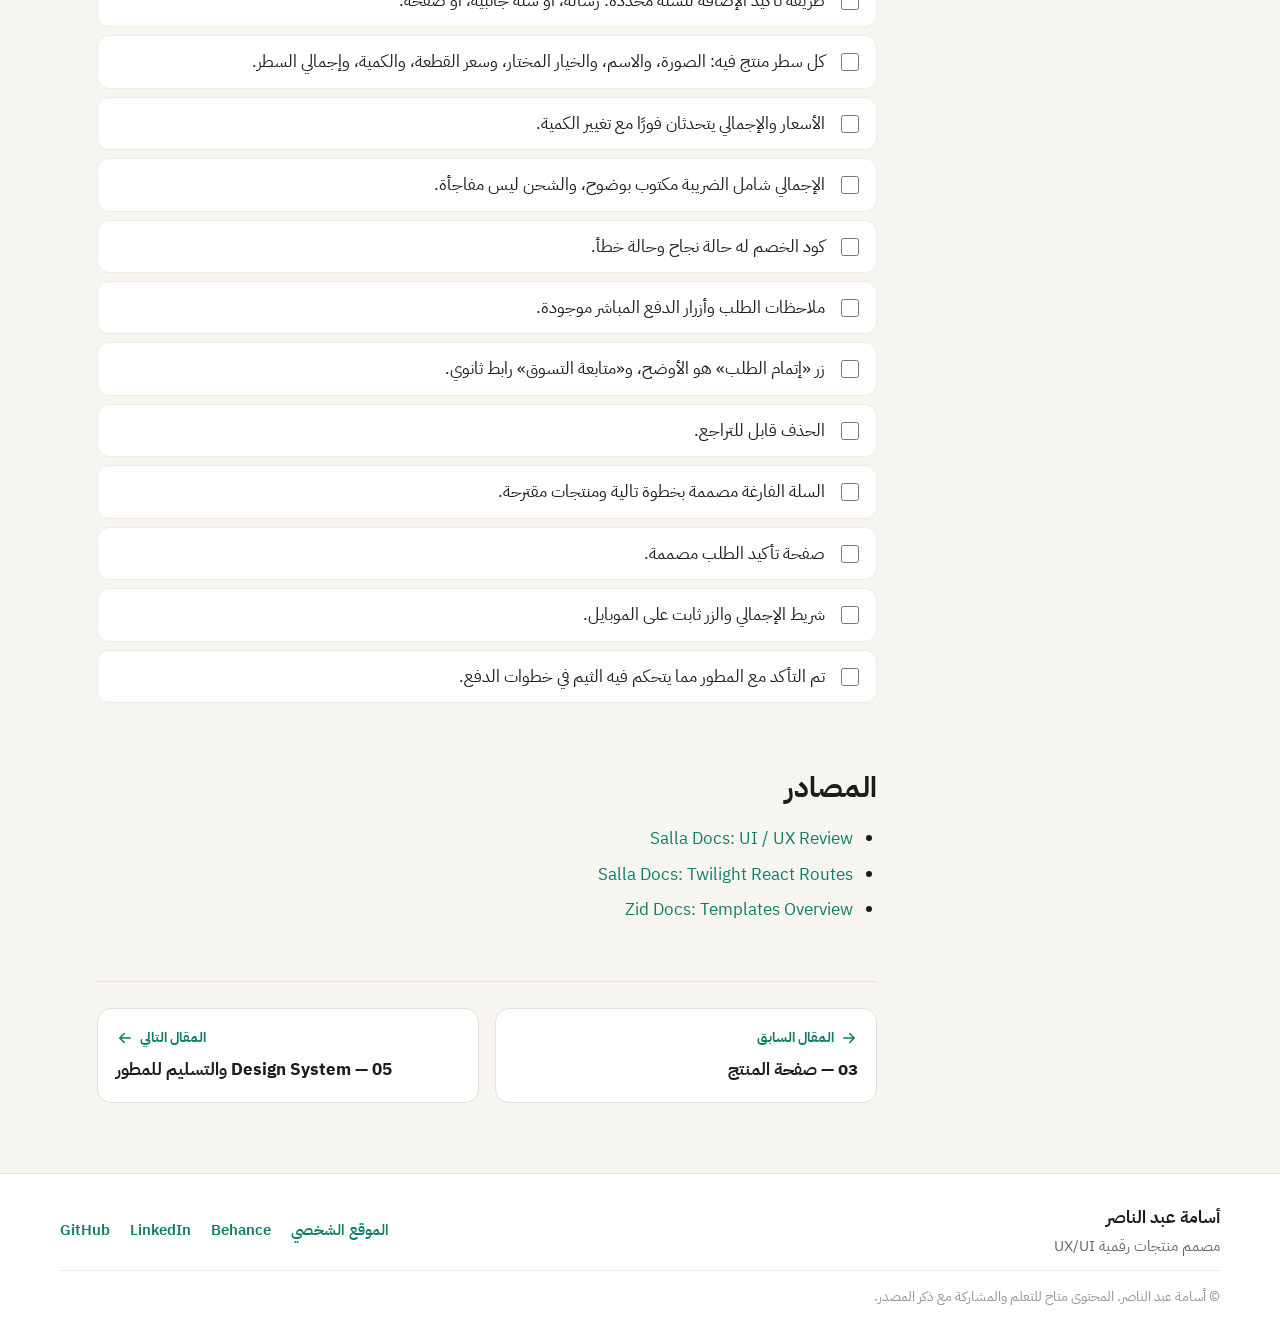
<file: docs/04-cart-checkout.html>
<!doctype html>
<html lang="ar" dir="rtl">
<head>
<meta charset="utf-8">
<meta name="viewport" content="width=device-width, initial-scale=1">
<title>السلة وإتمام الطلب · تصميم المتاجر على سلة وزد</title>
<meta name="description" content="السلة الجانبية، صفحة السلة، السلة الفارغة، صفحة تأكيد الطلب، وما يتحكم فيه الثيم">
<meta name="author" content="أسامة عبد الناصر">
<link rel="canonical" href="https://osa98.github.io/salla-zid-ecommerce-design/04-cart-checkout.html">
<meta property="og:type" content="article">
<meta property="og:title" content="السلة وإتمام الطلب · تصميم المتاجر على سلة وزد">
<meta property="og:description" content="السلة الجانبية، صفحة السلة، السلة الفارغة، صفحة تأكيد الطلب، وما يتحكم فيه الثيم">
<meta property="og:url" content="https://osa98.github.io/salla-zid-ecommerce-design/04-cart-checkout.html">
<meta property="og:image" content="https://osa98.github.io/salla-zid-ecommerce-design/assets/og.png">
<meta property="og:locale" content="ar_AR">
<meta name="twitter:card" content="summary_large_image">
<meta name="theme-color" content="#12201C">
<link rel="icon" href="assets/favicon.svg" type="image/svg+xml">
<link rel="preconnect" href="https://fonts.googleapis.com">
<link rel="preconnect" href="https://fonts.gstatic.com" crossorigin>
<link href="https://fonts.googleapis.com/css2?family=IBM+Plex+Sans+Arabic:wght@400;500;600;700&display=swap" rel="stylesheet">
<link rel="stylesheet" href="assets/style.css">
</head>
<body>
<div class="progress" aria-hidden="true"><span></span></div>
<header class="topbar"><div class="wrap topbar-in">
  <a class="brand" href="index.html"><span class="brand-mark" aria-hidden="true"></span><span>تصميم المتاجر على سلة وزد</span></a>
  <button class="menu-btn" aria-label="القائمة" aria-expanded="false"><svg viewBox="0 0 24 24" width="22" height="22" fill="none" stroke="currentColor" stroke-width="2" stroke-linecap="round"><path d="M4 7h16M4 12h16M4 17h16"/></svg></button>
  <nav class="nav" aria-label="المقالات"><a href="01-homepage.html" class=""><b>01</b>الصفحة الرئيسية</a><a href="02-product-listing.html" class=""><b>02</b>قائمة المنتجات</a><a href="03-product-page.html" class=""><b>03</b>صفحة المنتج</a><a href="04-cart-checkout.html" class="on"><b>04</b>السلة والطلب</a><a href="05-design-system-handoff.html" class=""><b>05</b>Design System</a><a href="notes.html" class="">ملاحظات مهمة</a><a class="gh" href="https://github.com/OSA98/salla-zid-ecommerce-design" target="_blank" rel="noopener" aria-label="الريبو على GitHub"><svg viewBox="0 0 24 24" width="18" height="18" fill="none" stroke="currentColor" stroke-width="1.8" stroke-linecap="round" stroke-linejoin="round"><path d="M9 19c-4 1.5-4-2-6-2.5M15 21v-3.5c0-1 .1-1.4-.5-2 2.8-.3 5.5-1.4 5.5-6a4.6 4.6 0 0 0-1.3-3.2 4.3 4.3 0 0 0-.1-3.2s-1.1-.3-3.5 1.3a12 12 0 0 0-6.2 0C6.5 2.8 5.4 3.1 5.4 3.1a4.3 4.3 0 0 0-.1 3.2A4.6 4.6 0 0 0 4 9.5c0 4.6 2.7 5.7 5.5 6-.6.6-.6 1.2-.5 2V21"/></svg><span>GitHub</span></a></nav>
</div></header>

<main class="wrap article-layout">
  <aside class="toc" aria-label="محتوى المقال"><div class="toc-title">في هذا المقال</div><ol><li><a href="#آخر-صفحة-تتحكم-فيها-بالكامل">آخر صفحة تتحكم فيها بالكامل</a></li><li><a href="#سلة-جانبية-أم-صفحة-سلة">سلة جانبية أم صفحة سلة؟</a></li><li><a href="#تشريح-صفحة-السلة">تشريح صفحة السلة</a></li><li><a href="#السلة-الفارغة">السلة الفارغة</a></li><li><a href="#صفحة-تأكيد-الطلب-آخر-انطباع">صفحة تأكيد الطلب: آخر انطباع</a></li><li><a href="#الموبايل-الإجمالي-والزر-دائما-ظاهران">الموبايل: الإجمالي والزر دائمًا ظاهران</a></li><li><a href="#قائمة-مراجعة-قبل-تسليم-السلة">قائمة مراجعة قبل تسليم السلة</a></li><li><a href="#المصادر">المصادر</a></li></ol>
    <div class="toc-extra"><a href="https://github.com/OSA98/salla-zid-ecommerce-design/tree/main/articles/04-cart-checkout" target="_blank" rel="noopener"><svg viewBox="0 0 24 24" width="18" height="18" fill="none" stroke="currentColor" stroke-width="1.8" stroke-linecap="round" stroke-linejoin="round"><path d="M9 19c-4 1.5-4-2-6-2.5M15 21v-3.5c0-1 .1-1.4-.5-2 2.8-.3 5.5-1.4 5.5-6a4.6 4.6 0 0 0-1.3-3.2 4.3 4.3 0 0 0-.1-3.2s-1.1-.3-3.5 1.3a12 12 0 0 0-6.2 0C6.5 2.8 5.4 3.1 5.4 3.1a4.3 4.3 0 0 0-.1 3.2A4.6 4.6 0 0 0 4 9.5c0 4.6 2.7 5.7 5.5 6-.6.6-.6 1.2-.5 2V21"/></svg> المقال على GitHub</a><a href="https://github.com/OSA98/salla-zid-ecommerce-design/raw/main/notion/04-cart-checkout.zip"><svg viewBox="0 0 24 24" width="16" height="16" fill="none" stroke="currentColor" stroke-width="1.8" stroke-linecap="round" stroke-linejoin="round"><path d="M12 4v11M7 10l5 5 5-5M5 20h14"/></svg> نسخة Notion</a></div></aside>
  <article class="prose">
    <nav class="crumbs"><a href="index.html">السلسلة</a><span>/</span><span>المقال 04 من 5</span></nav>
    <header class="article-head"><span class="kicker">المقال 04</span><h1>السلة وإتمام الطلب</h1>
      <p class="meta"><span>بقلم أسامة عبد الناصر</span><span><svg viewBox="0 0 24 24" width="16" height="16" fill="none" stroke="currentColor" stroke-width="1.8" stroke-linecap="round"><circle cx="12" cy="12" r="9"/><path d="M12 7v5l3 2"/></svg> قراءة 4 دقائق</span><span><svg viewBox="0 0 24 24" width="16" height="16" fill="none" stroke="currentColor" stroke-width="1.8" stroke-linecap="round" stroke-linejoin="round"><rect x="3" y="4" width="18" height="16" rx="2"/><circle cx="9" cy="10" r="2"/><path d="M21 17l-5-5-9 8"/></svg> 5 صور توضيحية</span></p></header>
    <details class="toc-mobile"><summary>في هذا المقال</summary><ol><li><a href="#آخر-صفحة-تتحكم-فيها-بالكامل">آخر صفحة تتحكم فيها بالكامل</a></li><li><a href="#سلة-جانبية-أم-صفحة-سلة">سلة جانبية أم صفحة سلة؟</a></li><li><a href="#تشريح-صفحة-السلة">تشريح صفحة السلة</a></li><li><a href="#السلة-الفارغة">السلة الفارغة</a></li><li><a href="#صفحة-تأكيد-الطلب-آخر-انطباع">صفحة تأكيد الطلب: آخر انطباع</a></li><li><a href="#الموبايل-الإجمالي-والزر-دائما-ظاهران">الموبايل: الإجمالي والزر دائمًا ظاهران</a></li><li><a href="#قائمة-مراجعة-قبل-تسليم-السلة">قائمة مراجعة قبل تسليم السلة</a></li><li><a href="#المصادر">المصادر</a></li></ol></details>
    <blockquote>
<p><strong>ملاحظة مهمة قبل التصميم:</strong> قوائم صفحات الثيم في وثائق سلة (Twilight React) وزد (Vitrin) تتضمن صفحة السلة وصفحة تأكيد الطلب، لكنها لا تتضمن صفحة إتمام الطلب (Checkout) نفسها (<a href="https://docs.salla.dev/twilight/react/routes" target="_blank" rel="noopener">Salla Docs: Routes</a> · <a href="https://docs.zid.sa/overview-1379323m0" target="_blank" rel="noopener">Zid Docs: Templates</a>). لذلك مساحة تحكمك الأكبر كمصمم هي السلة وصفحة الشكر. لا تفترض أن خطوات الدفع قابلة لإعادة التصميم قبل أن تتأكد مع المطور. التفاصيل في ملف <a href="notes.html">ملاحظات وتحديثات مهمة</a>.</p>
</blockquote>
<hr />
<h2 id="آخر-صفحة-تتحكم-فيها-بالكامل">آخر صفحة تتحكم فيها بالكامل</h2>
<p>العميل قرر أن يشتري. مهمة السلة الآن بسيطة وحساسة في نفس الوقت: <strong>لا تعطيه سببًا للتراجع.</strong> أي مفاجأة في السعر، أو زر غير واضح، أو خطوة زائدة، قد تكون سببًا لترك السلة.</p>
<p>وفي سلة وزد تحديدًا، السلة غالبًا آخر صفحة يتحكم الثيم في تصميمها قبل الدفع. لذلك كل ما يطمئن العميل يجب أن يكون هنا: الإجمالي الواضح، وتكلفة الشحن، وطرق الدفع، والخصم.</p>
<h2 id="سلة-جانبية-أم-صفحة-سلة">سلة جانبية أم صفحة سلة؟</h2>
<p>بعد الضغط على «أضف للسلة»، أمامك ثلاثة خيارات لما يحدث:</p>
<div class="table-wrap"><table>
<thead>
<tr>
<th>الطريقة</th>
<th>ماذا يحدث</th>
<th>متى تناسب</th>
</tr>
</thead>
<tbody>
<tr>
<td>رسالة تأكيد صغيرة (Toast)</td>
<td>رسالة «أُضيف للسلة» ويبقى العميل في مكانه</td>
<td>عندما يشتري العميل عادة أكثر من منتج</td>
</tr>
<tr>
<td>سلة جانبية (Cart Drawer)</td>
<td>تُفتح من الجانب بالمنتجات والإجمالي</td>
<td>الأكثر توازنًا لأغلب المتاجر</td>
</tr>
<tr>
<td>الانتقال لصفحة السلة</td>
<td>ينتقل العميل مباشرة</td>
<td>متجر المنتج الواحد، أو الشراء السريع</td>
</tr>
</tbody>
</table></div>
<figure><a class="zoom" href="assets/04-cart-checkout/01-add-to-cart-feedback.webp"><img src="assets/04-cart-checkout/01-add-to-cart-feedback.webp" alt="ثلاث طرق لتأكيد الإضافة للسلة" loading="lazy" decoding="async"></a><figcaption>صورة 1: ثلاث طرق لتأكيد الإضافة للسلة: رسالة صغيرة، وسلة جانبية، وصفحة السلة.</figcaption></figure>
<p><strong>السلة الجانبية الجيدة</strong> تعرض المنتج المضاف، وتسمح بتعديل الكمية، وتعرض الإجمالي، وفيها زران فقط: «إتمام الطلب» و«عرض السلة».</p>
<h2 id="تشريح-صفحة-السلة">تشريح صفحة السلة</h2>
<p>متطلبات مراجعة ثيمات سلة لصفحة السلة واضحة: اسم المنتج، وسعر القطعة، والصورة، والسعر الإجمالي للسطر، والكمية قابلة للتعديل، والإجمالي ظاهرًا، ومؤشر شمول الضريبة، وزر إتمام الطلب، وتحديث الأسعار عند تغيير الكمية. ومن المميزات المطلوبة: ملاحظات الطلب، وأكواد الخصم، وأزرار الدفع المباشر (<a href="https://docs.salla.dev/421887m0" target="_blank" rel="noopener">Salla Docs</a>).</p>
<figure><a class="zoom" href="assets/04-cart-checkout/02-cart-anatomy.webp"><img src="assets/04-cart-checkout/02-cart-anatomy.webp" alt="تشريح صفحة السلة" loading="lazy" decoding="async"></a><figcaption>صورة 2: تشريح صفحة السلة على الديسكتوب.</figcaption></figure>
<div class="table-wrap"><table>
<thead>
<tr>
<th>#</th>
<th>العنصر</th>
<th>ملاحظة تصميمية</th>
</tr>
</thead>
<tbody>
<tr>
<td>1</td>
<td>شريط الشحن المجاني</td>
<td>«باقي 62 ر.س على الشحن المجاني» يرفع قيمة الطلب بلطف</td>
</tr>
<tr>
<td>2</td>
<td>سطر المنتج</td>
<td>الصورة، والاسم، والخيار المختار، وسعر القطعة</td>
</tr>
<tr>
<td>3</td>
<td>الكمية والحذف</td>
<td>أزرار + و−، وحذف واضح مع إمكانية التراجع</td>
</tr>
<tr>
<td>4</td>
<td>إجمالي السطر</td>
<td>يتحدث فورًا مع تغيير الكمية</td>
</tr>
<tr>
<td>5</td>
<td>ملاحظات الطلب</td>
<td>حقل اختياري، مغلق افتراضيًا</td>
</tr>
<tr>
<td>6</td>
<td>ملخص الطلب</td>
<td>المجموع، والخصم، والشحن، والإجمالي شامل الضريبة</td>
</tr>
<tr>
<td>7</td>
<td>كود الخصم</td>
<td>حقل وزر «تطبيق»، مع رسالة نجاح أو خطأ واضحة</td>
</tr>
<tr>
<td>8</td>
<td>إتمام الطلب</td>
<td>أوضح زر في الصفحة، وتحته أزرار الدفع المباشر</td>
</tr>
<tr>
<td>9</td>
<td>طرق الدفع والثقة</td>
<td>أيقونات الدفع، والدفع الآمن، والاسترجاع</td>
</tr>
</tbody>
</table></div>
<h3 id="قواعد-تمنع-التراجع">قواعد تمنع التراجع</h3>
<ul>
<li><strong>لا مفاجآت في السعر:</strong> إذا كان الشحن يُحسب لاحقًا، اكتب ذلك صراحة: «يُحسب الشحن في الخطوة التالية».</li>
<li><strong>الإجمالي هو أكبر رقم</strong> في الملخص، ومعه «شامل الضريبة» إذا كانت الأسعار شاملة.</li>
<li><strong>كود الخصم لا يسرق الانتباه:</strong> حقل صغير أو رابط «لديك كود خصم؟» يفتحه. حقل كبير وفارغ يجعل العميل يغادر ليبحث عن كود.</li>
<li><strong>الحذف قابل للتراجع:</strong> رسالة «تم حذف المنتج · تراجع» أفضل من نافذة تأكيد.</li>
<li><strong>زر واحد أساسي:</strong> «إتمام الطلب» فقط. «متابعة التسوق» رابط ثانوي.</li>
</ul>
<h2 id="السلة-الفارغة">السلة الفارغة</h2>
<p>السلة الفارغة ليست نهاية الرحلة. هي فرصة لإعادة العميل للتسوق:</p>
<ul>
<li>رسالة ودودة بنبرة البراند، مثل «سلتك فاضية، وقهوتك تنتظرك».</li>
<li>زر واضح للعودة للتسوق، أو لأهم قسم في المتجر.</li>
<li>منتجات مقترحة: الأكثر مبيعًا، أو ما شاهده العميل مؤخرًا.</li>
<li>إذا كان العميل غير مسجل، رابط لتسجيل الدخول؛ ربما سلته محفوظة في حسابه.</li>
</ul>
<figure><a class="zoom" href="assets/04-cart-checkout/03-empty-cart.webp"><img src="assets/04-cart-checkout/03-empty-cart.webp" alt="السلة الفارغة" loading="lazy" decoding="async"></a><figcaption>صورة 3: سلة فارغة تعيد العميل للتسوق بدل أن تتركه أمام صفحة بيضاء.</figcaption></figure>
<h2 id="صفحة-تأكيد-الطلب-آخر-انطباع">صفحة تأكيد الطلب: آخر انطباع</h2>
<p>صفحة الشكر من صفحات الثيم في سلة (<a href="https://docs.salla.dev/twilight/react/routes" target="_blank" rel="noopener">Salla Docs: Routes</a>)، وهي آخر ما يراه العميل بعد الدفع. أغلب المتاجر تهملها، وهي من أكثر اللحظات التي يكون فيها العميل سعيدًا ومنتبهًا.</p>
<ul>
<li><strong>تأكيد واضح:</strong> «تم استلام طلبك» مع رقم الطلب.</li>
<li><strong>ماذا بعد؟</strong> موعد التوصيل المتوقع، وأين سيصل إشعار الشحن.</li>
<li><strong>ملخص الطلب:</strong> المنتجات والإجمالي وعنوان التوصيل.</li>
<li><strong>خطوة تالية مفيدة:</strong> تتبّع الطلب، أو إنشاء حساب لتتبّع الطلبات، أو منتجات تكمل ما اشتراه.</li>
<li><strong>نبرة البراند:</strong> هذه أفضل لحظة لرسالة شكر حقيقية بأسلوب المتجر.</li>
</ul>
<figure><a class="zoom" href="assets/04-cart-checkout/04-thank-you.webp"><img src="assets/04-cart-checkout/04-thank-you.webp" alt="صفحة تأكيد الطلب" loading="lazy" decoding="async"></a><figcaption>صورة 4: صفحة تأكيد الطلب: تأكيد، وماذا بعد، وملخص، وخطوة تالية.</figcaption></figure>
<h2 id="الموبايل-الإجمالي-والزر-دائما-ظاهران">الموبايل: الإجمالي والزر دائمًا ظاهران</h2>
<p>على الموبايل، ملخص الطلب ينتقل أسفل المنتجات. لكن العميل يجب أن يرى الإجمالي وزر إتمام الطلب في كل لحظة، فاجعلهما في <strong>شريط ثابت</strong> أسفل الشاشة.</p>
<figure><a class="zoom" href="assets/04-cart-checkout/05-mobile-cart.webp"><img src="assets/04-cart-checkout/05-mobile-cart.webp" alt="السلة على الموبايل" loading="lazy" decoding="async"></a><figcaption>صورة 5: السلة الجانبية وصفحة السلة على الموبايل، مع شريط الإجمالي الثابت.</figcaption></figure>
<h2 id="قائمة-مراجعة-قبل-تسليم-السلة">قائمة مراجعة قبل تسليم السلة</h2>
<ul class="checklist">
<li class="task"><label><input type="checkbox"><span>طريقة تأكيد الإضافة للسلة محددة: رسالة، أو سلة جانبية، أو صفحة.</span></label></li>
<li class="task"><label><input type="checkbox"><span>كل سطر منتج فيه: الصورة، والاسم، والخيار المختار، وسعر القطعة، والكمية، وإجمالي السطر.</span></label></li>
<li class="task"><label><input type="checkbox"><span>الأسعار والإجمالي يتحدثان فورًا مع تغيير الكمية.</span></label></li>
<li class="task"><label><input type="checkbox"><span>الإجمالي شامل الضريبة مكتوب بوضوح، والشحن ليس مفاجأة.</span></label></li>
<li class="task"><label><input type="checkbox"><span>كود الخصم له حالة نجاح وحالة خطأ.</span></label></li>
<li class="task"><label><input type="checkbox"><span>ملاحظات الطلب وأزرار الدفع المباشر موجودة.</span></label></li>
<li class="task"><label><input type="checkbox"><span>زر «إتمام الطلب» هو الأوضح، و«متابعة التسوق» رابط ثانوي.</span></label></li>
<li class="task"><label><input type="checkbox"><span>الحذف قابل للتراجع.</span></label></li>
<li class="task"><label><input type="checkbox"><span>السلة الفارغة مصممة بخطوة تالية ومنتجات مقترحة.</span></label></li>
<li class="task"><label><input type="checkbox"><span>صفحة تأكيد الطلب مصممة.</span></label></li>
<li class="task"><label><input type="checkbox"><span>شريط الإجمالي والزر ثابت على الموبايل.</span></label></li>
<li class="task"><label><input type="checkbox"><span>تم التأكد مع المطور مما يتحكم فيه الثيم في خطوات الدفع.</span></label></li>
</ul>
<h2 id="المصادر">المصادر</h2>
<ul>
<li><a href="https://docs.salla.dev/421887m0" target="_blank" rel="noopener">Salla Docs: UI / UX Review</a></li>
<li><a href="https://docs.salla.dev/twilight/react/routes" target="_blank" rel="noopener">Salla Docs: Twilight React Routes</a></li>
<li><a href="https://docs.zid.sa/overview-1379323m0" target="_blank" rel="noopener">Zid Docs: Templates Overview</a></li>
</ul>
    <nav class="pager" aria-label="التنقل بين المقالات"><a class="pg prev" href="03-product-page.html"><span class="pg-dir"><svg viewBox="0 0 24 24" width="18" height="18" fill="none" stroke="currentColor" stroke-width="2" stroke-linecap="round" stroke-linejoin="round"><path d="M5 12h14M13 6l6 6-6 6"/></svg> المقال السابق</span><span class="pg-title">03 — صفحة المنتج</span></a><a class="pg next" href="05-design-system-handoff.html"><span class="pg-dir">المقال التالي <svg viewBox="0 0 24 24" width="18" height="18" fill="none" stroke="currentColor" stroke-width="2" stroke-linecap="round" stroke-linejoin="round"><path d="M19 12H5M11 6l-6 6 6 6"/></svg></span><span class="pg-title">05 — Design System والتسليم للمطور</span></a></nav>
  </article>
</main>
<footer class="site-foot"><div class="wrap foot-in">
  <div><div class="foot-name">أسامة عبد الناصر</div><div class="foot-role">مصمم منتجات رقمية UX/UI</div></div>
  <nav class="foot-links"><a href="https://osama-abdelnaser.com" target="_blank" rel="noopener">الموقع الشخصي</a><a href="https://www.behance.net/osamaabdelnaser1" target="_blank" rel="noopener">Behance</a><a href="https://www.linkedin.com/in/osama-abdelnaser" target="_blank" rel="noopener">LinkedIn</a><a href="https://github.com/OSA98/salla-zid-ecommerce-design" target="_blank" rel="noopener">GitHub</a></nav>
  <div class="foot-copy">© أسامة عبد الناصر. المحتوى متاح للتعلم والمشاركة مع ذكر المصدر.</div>
</div></footer>
<div class="lightbox" hidden><button class="lb-close" aria-label="إغلاق">×</button><img alt=""></div>
<script src="assets/site.js"></script>
</body>
</html>
</file>
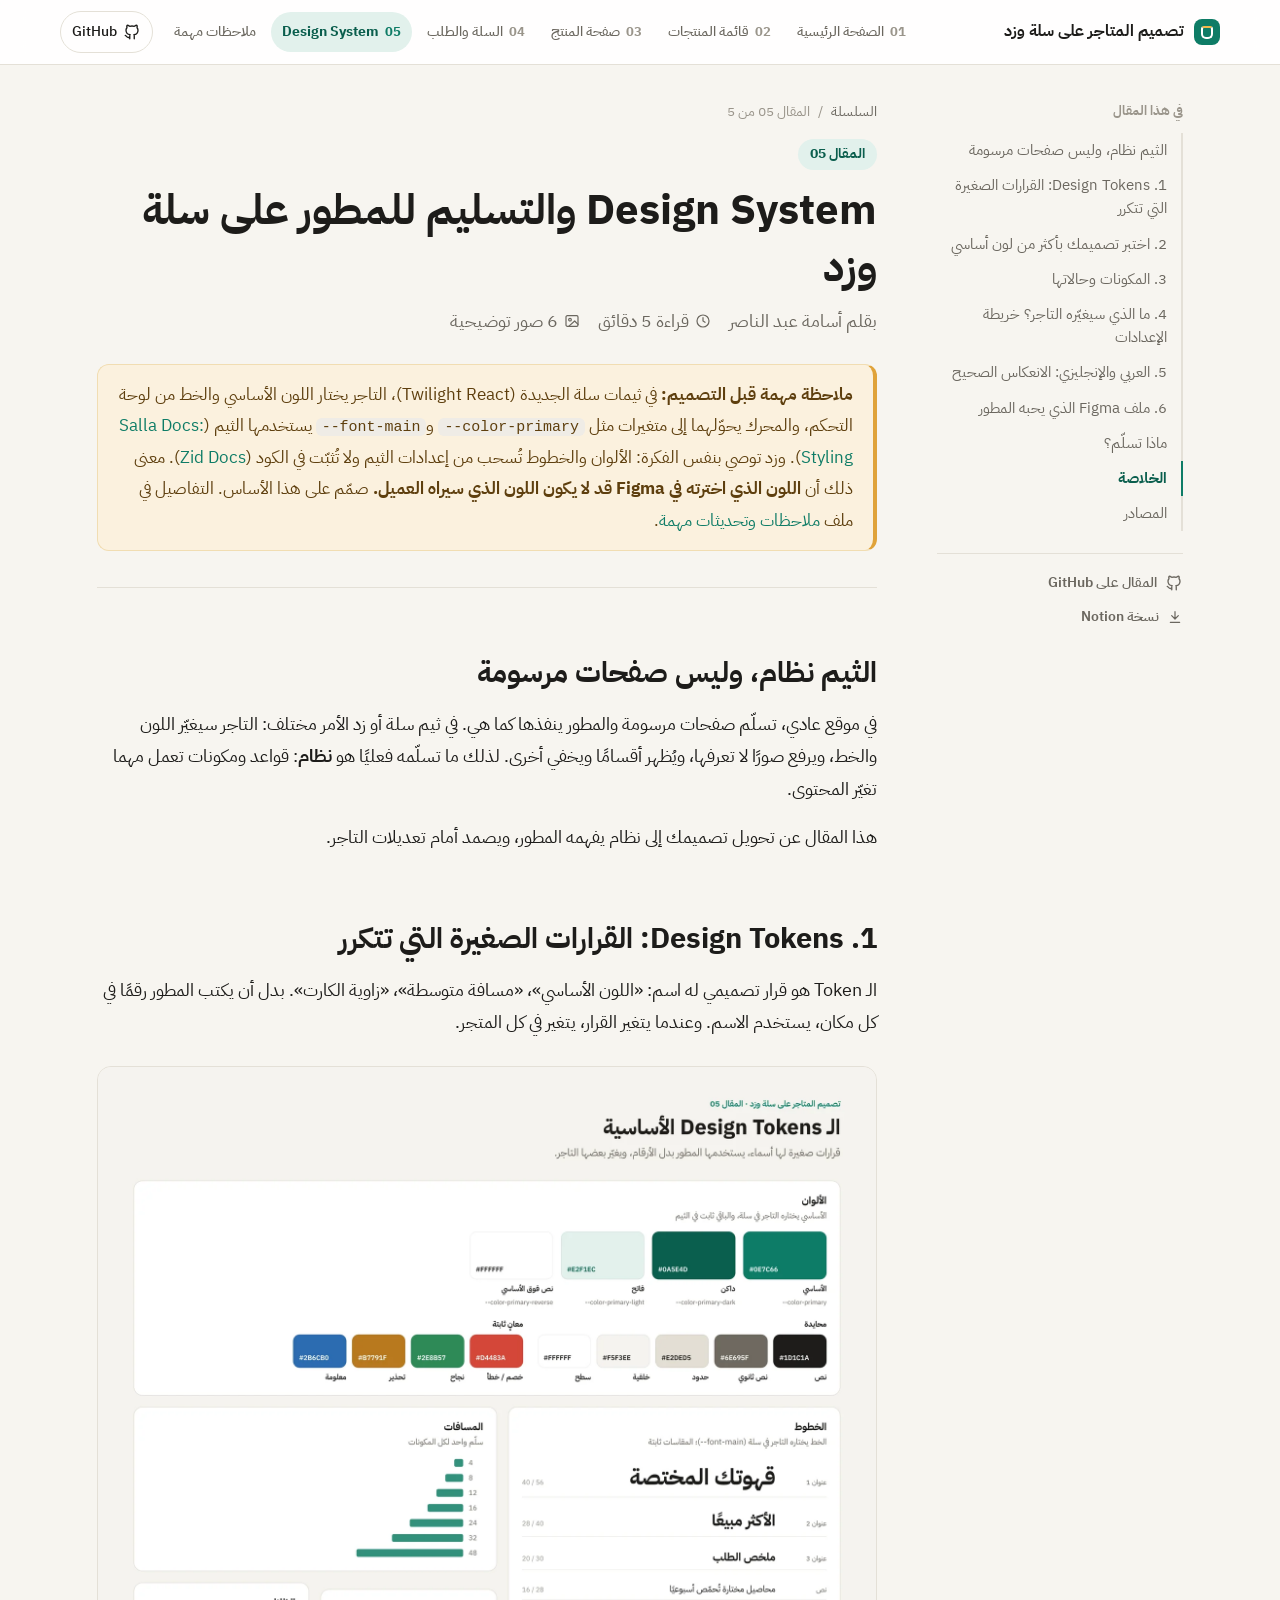
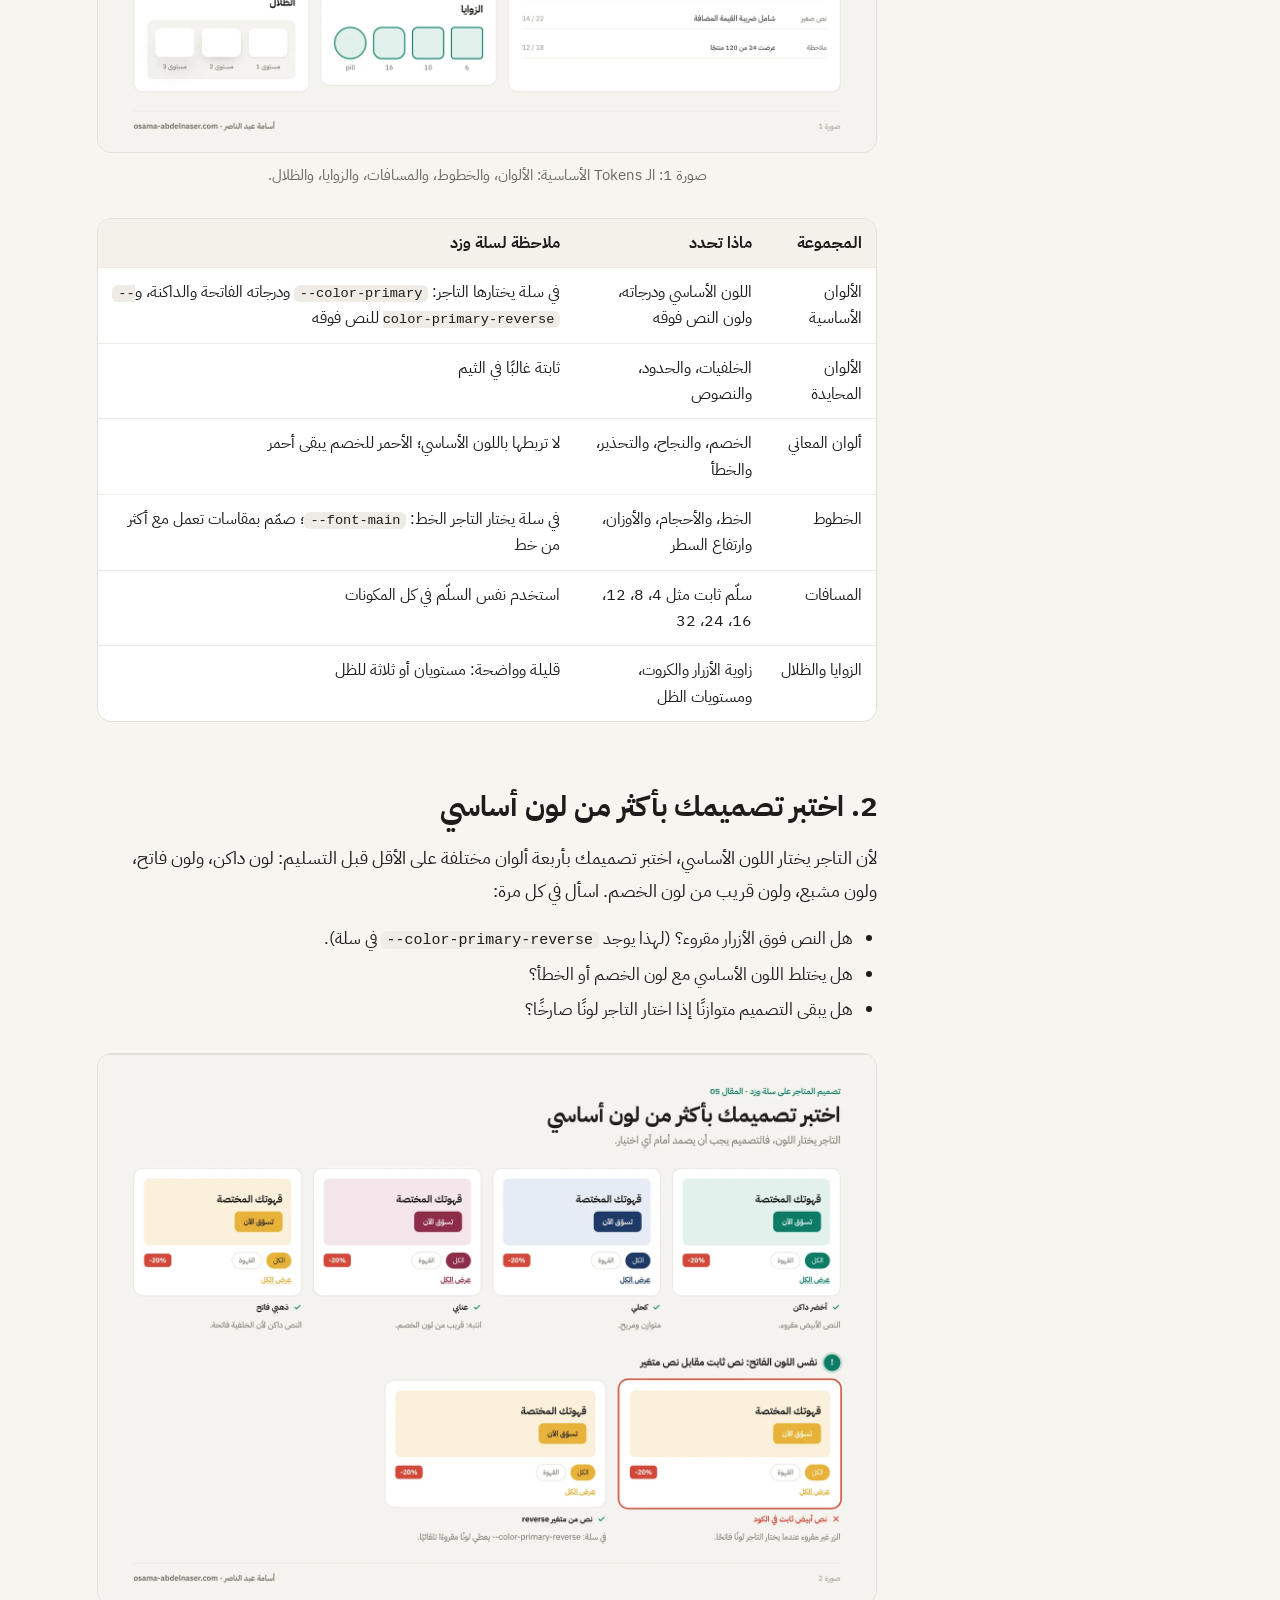
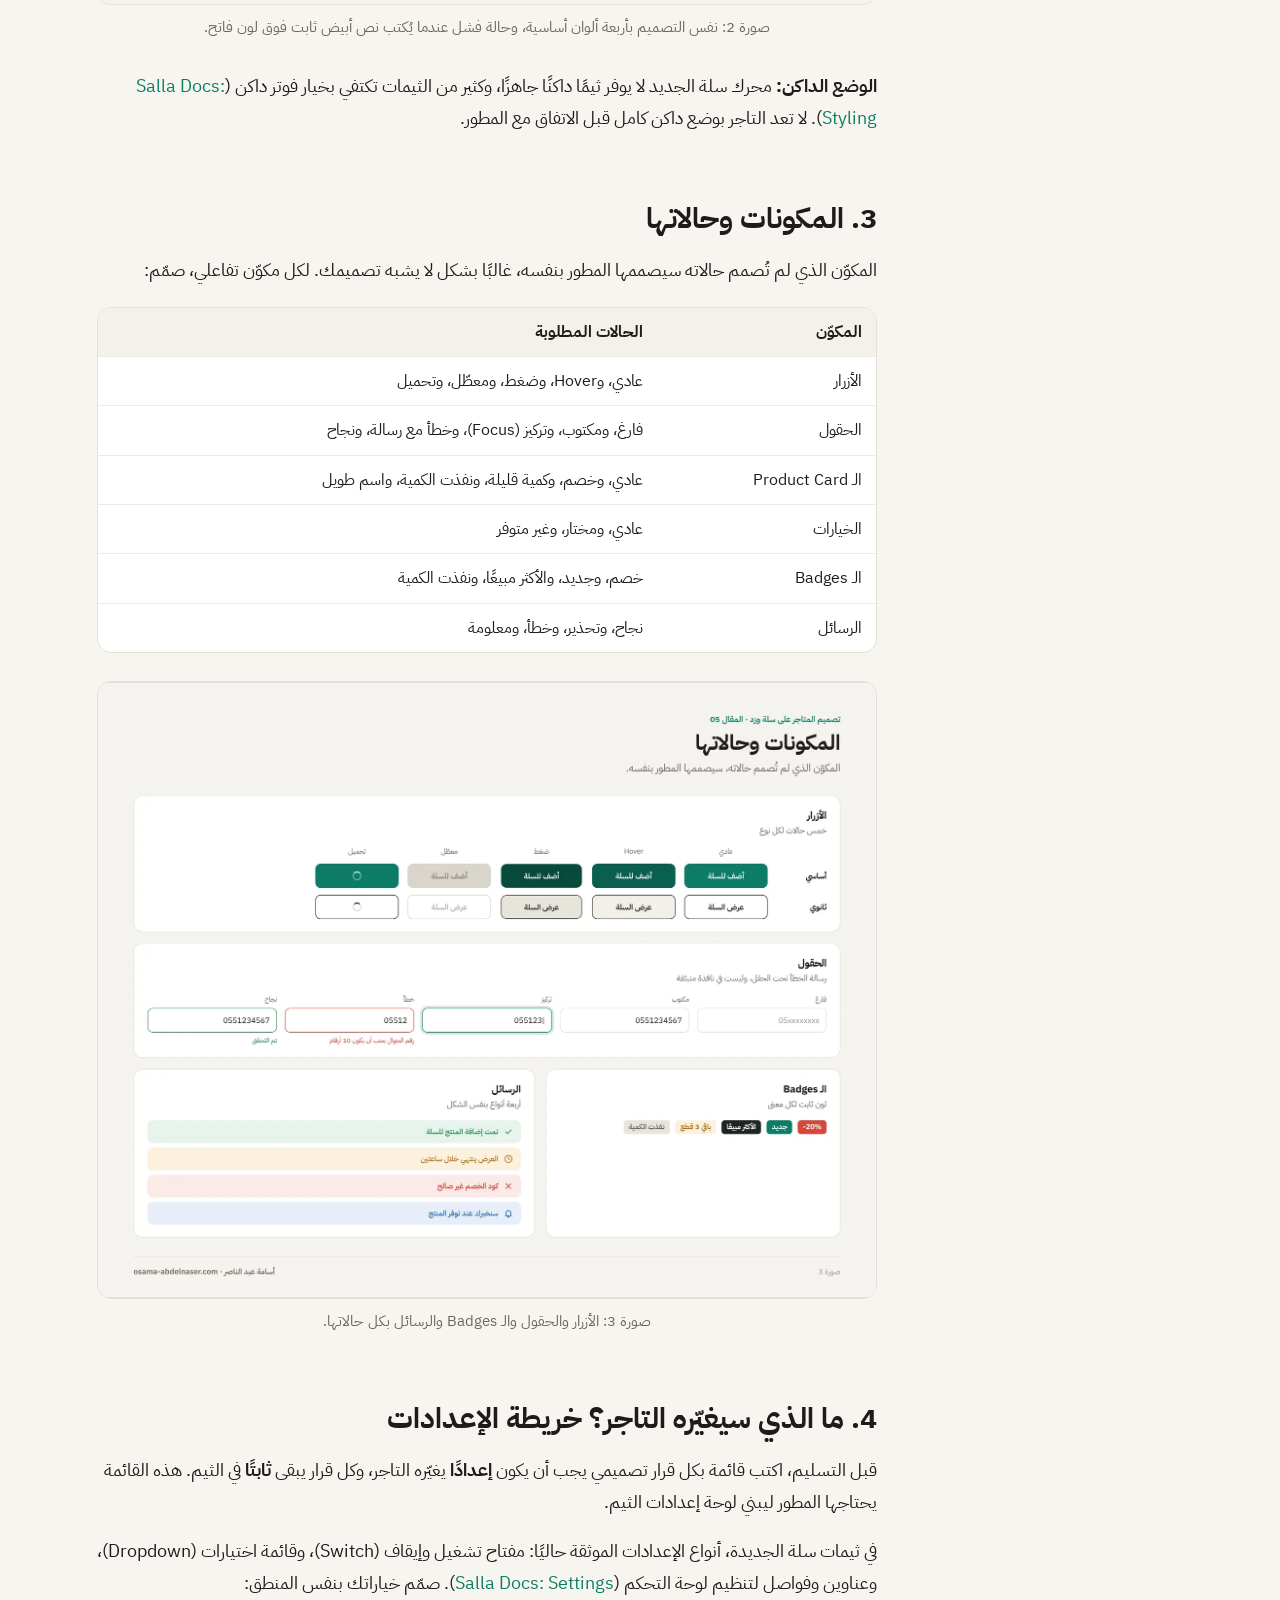
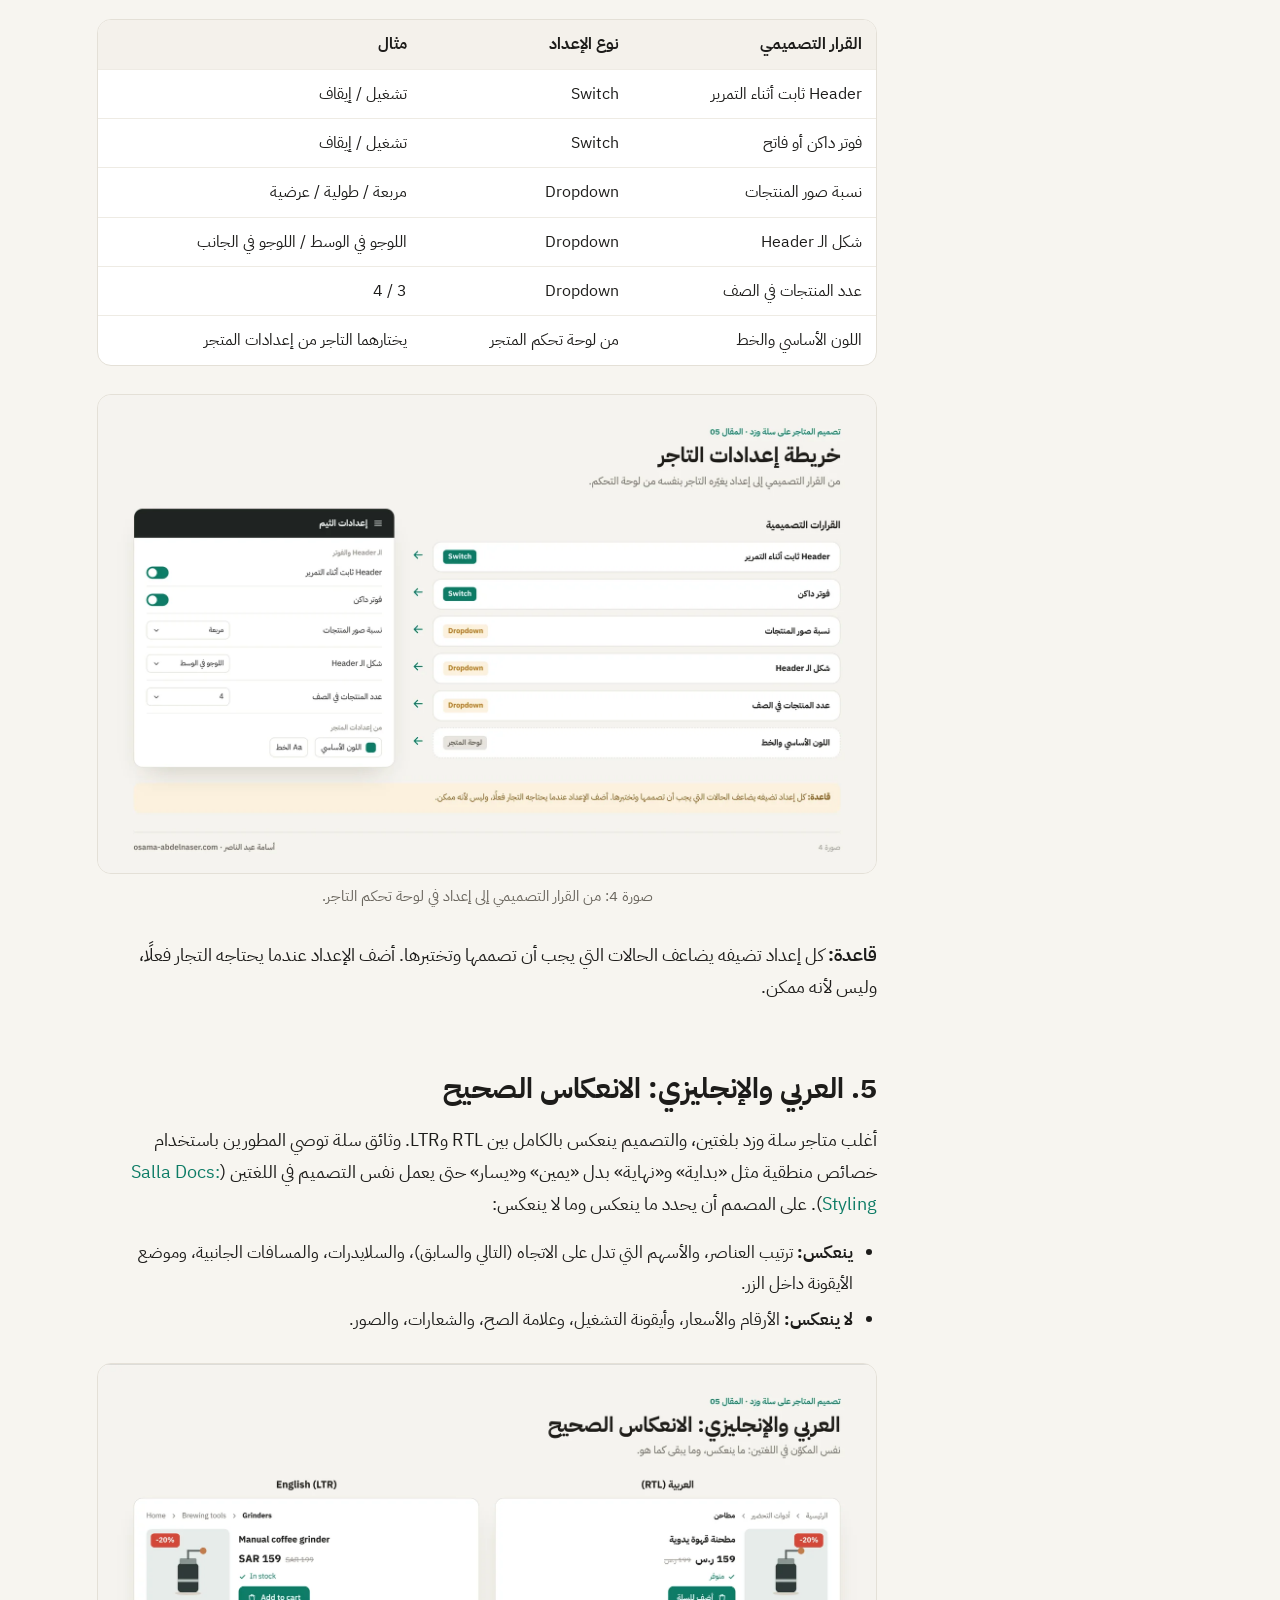
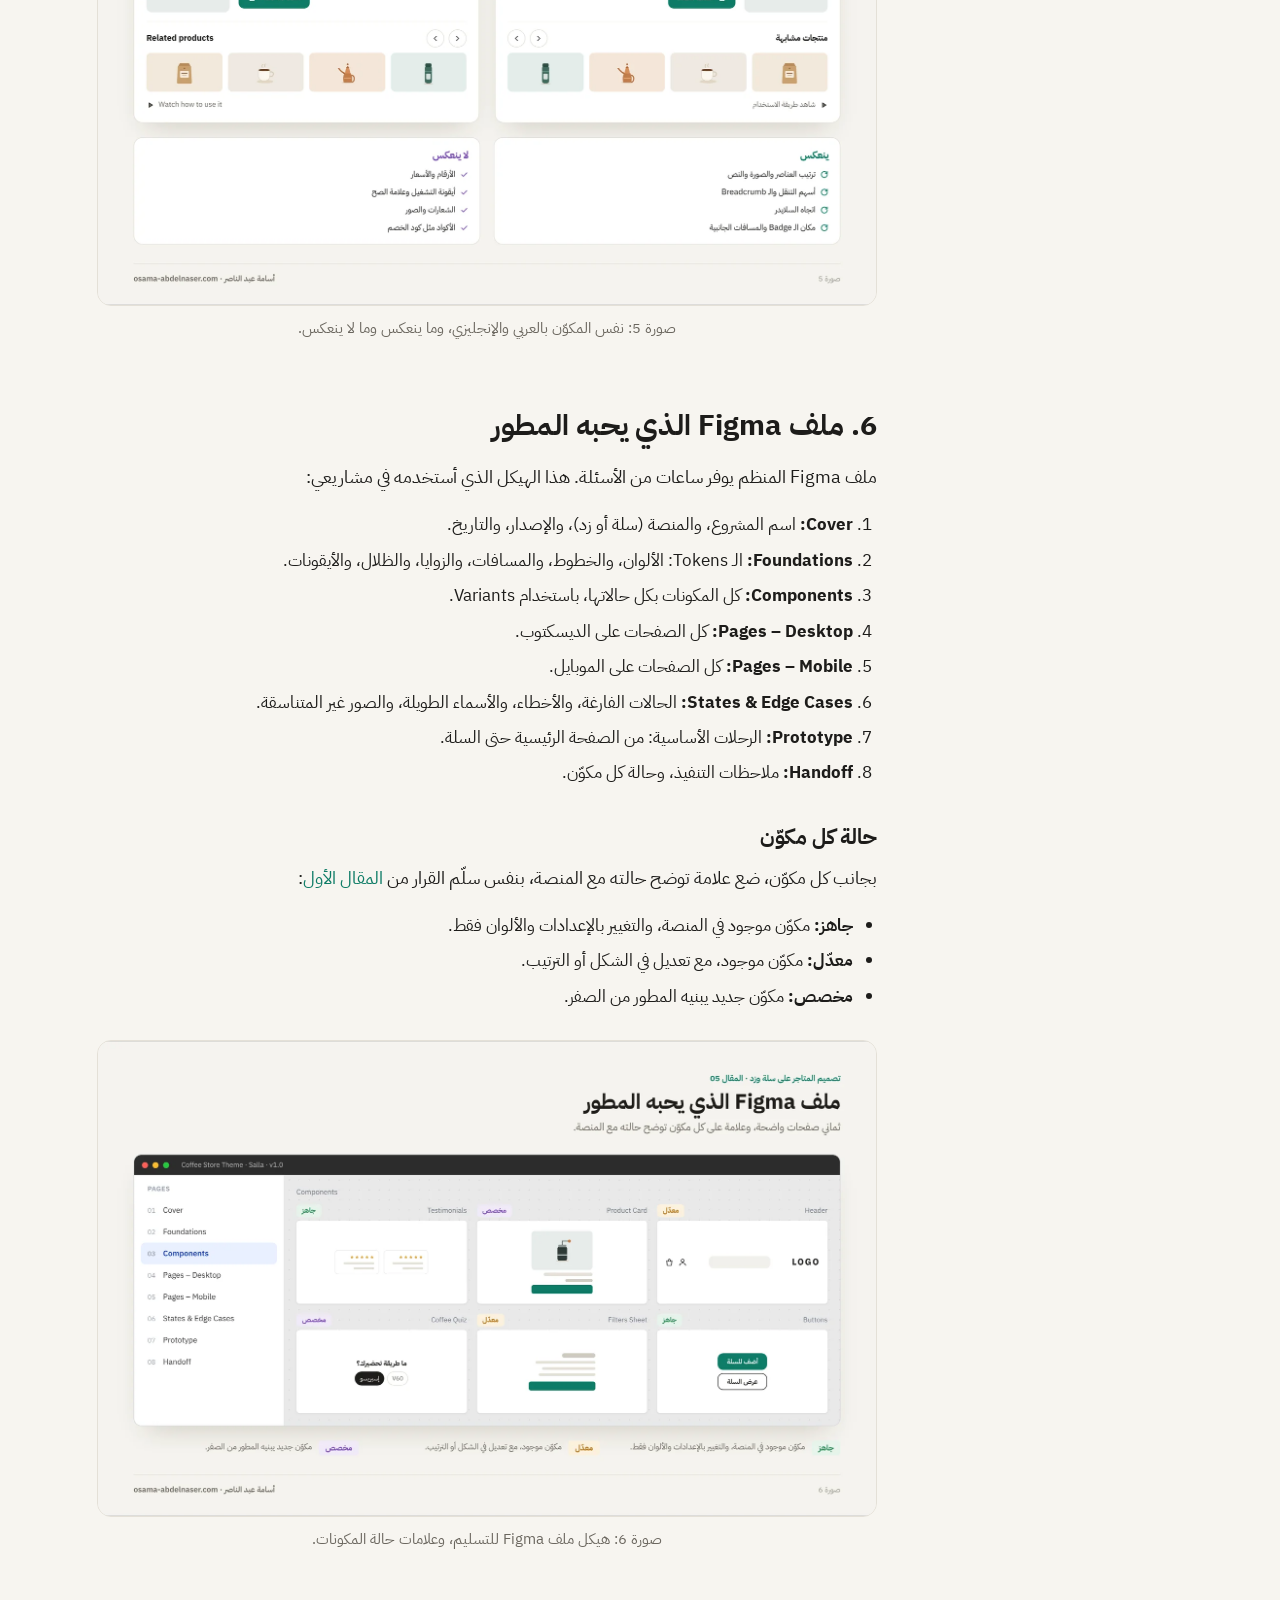
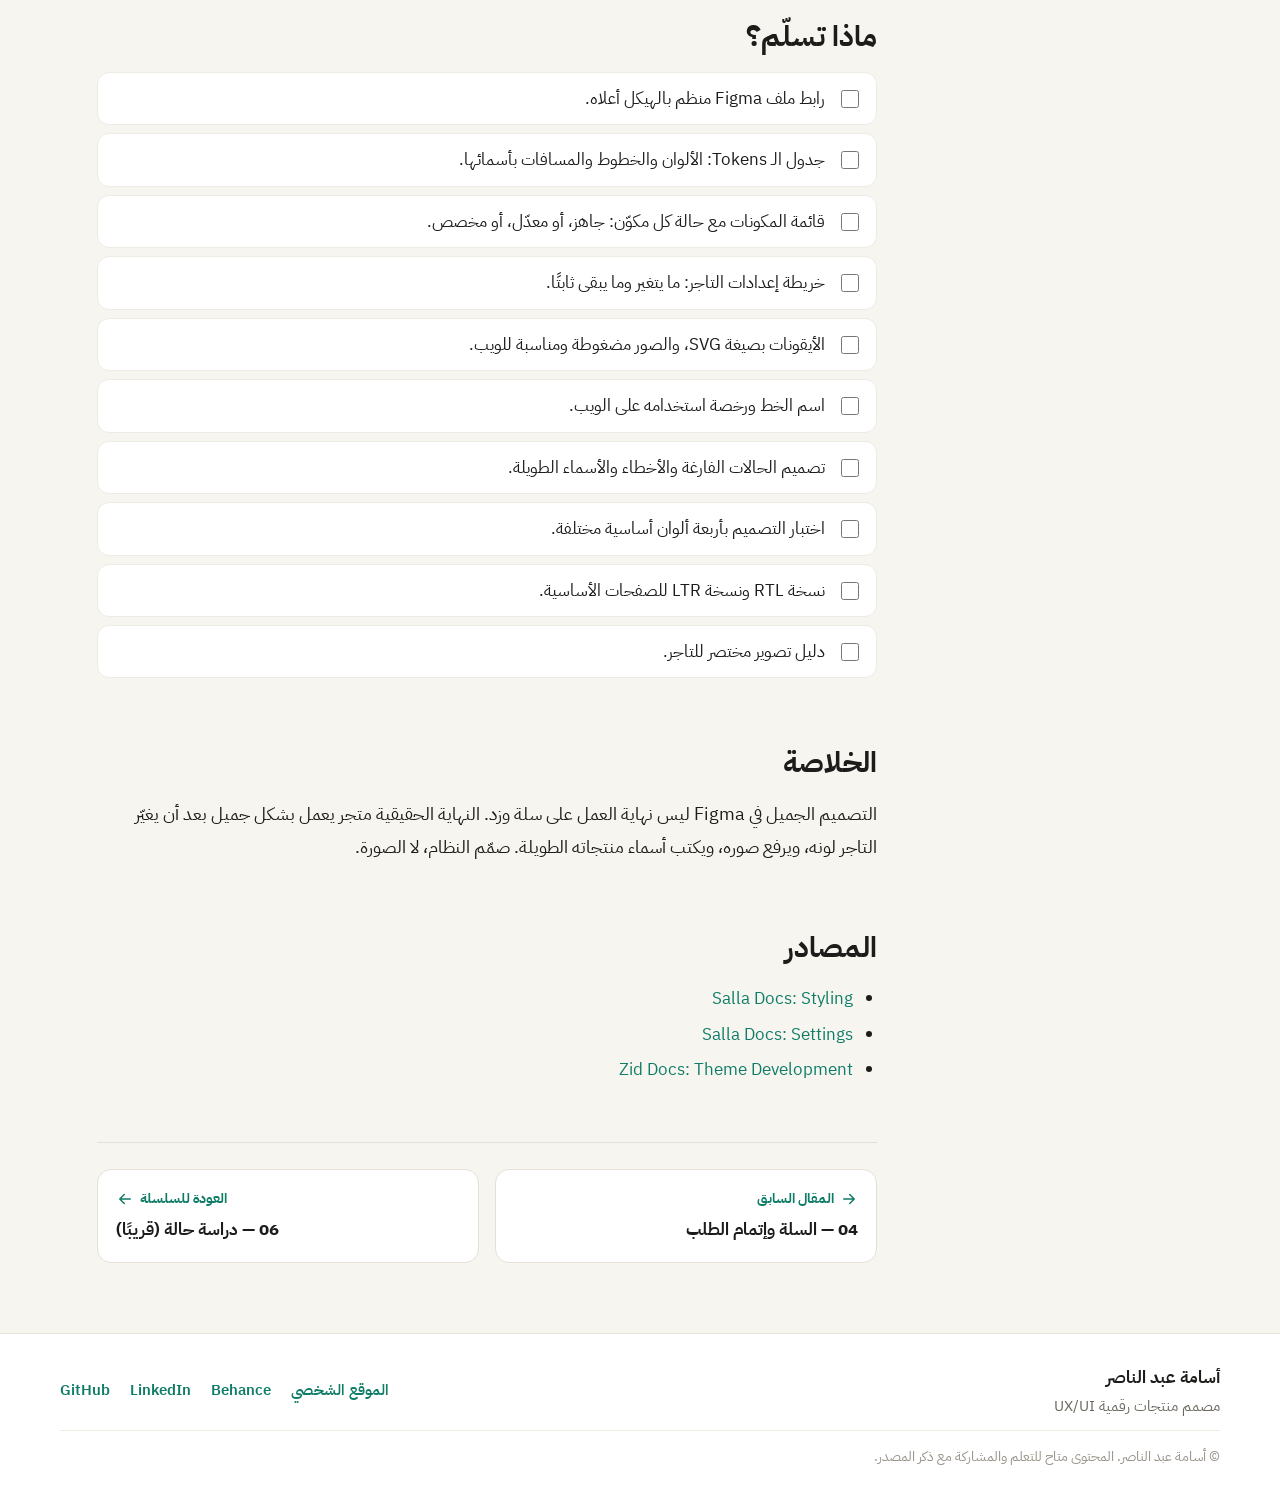
<file: docs/05-design-system-handoff.html>
<!doctype html>
<html lang="ar" dir="rtl">
<head>
<meta charset="utf-8">
<meta name="viewport" content="width=device-width, initial-scale=1">
<title>Design System والتسليم للمطور على سلة وزد · تصميم المتاجر على سلة وزد</title>
<meta name="description" content="Tokens، المكونات وحالاتها، إعدادات التاجر، ملف Figma، والتسليم">
<meta name="author" content="أسامة عبد الناصر">
<link rel="canonical" href="https://osa98.github.io/salla-zid-ecommerce-design/05-design-system-handoff.html">
<meta property="og:type" content="article">
<meta property="og:title" content="Design System والتسليم للمطور على سلة وزد · تصميم المتاجر على سلة وزد">
<meta property="og:description" content="Tokens، المكونات وحالاتها، إعدادات التاجر، ملف Figma، والتسليم">
<meta property="og:url" content="https://osa98.github.io/salla-zid-ecommerce-design/05-design-system-handoff.html">
<meta property="og:image" content="https://osa98.github.io/salla-zid-ecommerce-design/assets/og.png">
<meta property="og:locale" content="ar_AR">
<meta name="twitter:card" content="summary_large_image">
<meta name="theme-color" content="#12201C">
<link rel="icon" href="assets/favicon.svg" type="image/svg+xml">
<link rel="preconnect" href="https://fonts.googleapis.com">
<link rel="preconnect" href="https://fonts.gstatic.com" crossorigin>
<link href="https://fonts.googleapis.com/css2?family=IBM+Plex+Sans+Arabic:wght@400;500;600;700&display=swap" rel="stylesheet">
<link rel="stylesheet" href="assets/style.css">
</head>
<body>
<div class="progress" aria-hidden="true"><span></span></div>
<header class="topbar"><div class="wrap topbar-in">
  <a class="brand" href="index.html"><span class="brand-mark" aria-hidden="true"></span><span>تصميم المتاجر على سلة وزد</span></a>
  <button class="menu-btn" aria-label="القائمة" aria-expanded="false"><svg viewBox="0 0 24 24" width="22" height="22" fill="none" stroke="currentColor" stroke-width="2" stroke-linecap="round"><path d="M4 7h16M4 12h16M4 17h16"/></svg></button>
  <nav class="nav" aria-label="المقالات"><a href="01-homepage.html" class=""><b>01</b>الصفحة الرئيسية</a><a href="02-product-listing.html" class=""><b>02</b>قائمة المنتجات</a><a href="03-product-page.html" class=""><b>03</b>صفحة المنتج</a><a href="04-cart-checkout.html" class=""><b>04</b>السلة والطلب</a><a href="05-design-system-handoff.html" class="on"><b>05</b>Design System</a><a href="notes.html" class="">ملاحظات مهمة</a><a class="gh" href="https://github.com/OSA98/salla-zid-ecommerce-design" target="_blank" rel="noopener" aria-label="الريبو على GitHub"><svg viewBox="0 0 24 24" width="18" height="18" fill="none" stroke="currentColor" stroke-width="1.8" stroke-linecap="round" stroke-linejoin="round"><path d="M9 19c-4 1.5-4-2-6-2.5M15 21v-3.5c0-1 .1-1.4-.5-2 2.8-.3 5.5-1.4 5.5-6a4.6 4.6 0 0 0-1.3-3.2 4.3 4.3 0 0 0-.1-3.2s-1.1-.3-3.5 1.3a12 12 0 0 0-6.2 0C6.5 2.8 5.4 3.1 5.4 3.1a4.3 4.3 0 0 0-.1 3.2A4.6 4.6 0 0 0 4 9.5c0 4.6 2.7 5.7 5.5 6-.6.6-.6 1.2-.5 2V21"/></svg><span>GitHub</span></a></nav>
</div></header>

<main class="wrap article-layout">
  <aside class="toc" aria-label="محتوى المقال"><div class="toc-title">في هذا المقال</div><ol><li><a href="#الثيم-نظام-وليس-صفحات-مرسومة">الثيم نظام، وليس صفحات مرسومة</a></li><li><a href="#1-design-tokens-القرارات-الصغيرة-التي-تتكرر">1. Design Tokens: القرارات الصغيرة التي تتكرر</a></li><li><a href="#2-اختبر-تصميمك-بأكثر-من-لون-أساسي">2. اختبر تصميمك بأكثر من لون أساسي</a></li><li><a href="#3-المكونات-وحالاتها">3. المكونات وحالاتها</a></li><li><a href="#4-ما-الذي-سيغيره-التاجر-خريطة-الإعدادات">4. ما الذي سيغيّره التاجر؟ خريطة الإعدادات</a></li><li><a href="#5-العربي-والإنجليزي-الانعكاس-الصحيح">5. العربي والإنجليزي: الانعكاس الصحيح</a></li><li><a href="#6-ملف-figma-الذي-يحبه-المطور">6. ملف Figma الذي يحبه المطور</a></li><li><a href="#ماذا-تسلم">ماذا تسلّم؟</a></li><li><a href="#الخلاصة">الخلاصة</a></li><li><a href="#المصادر">المصادر</a></li></ol>
    <div class="toc-extra"><a href="https://github.com/OSA98/salla-zid-ecommerce-design/tree/main/articles/05-design-system-handoff" target="_blank" rel="noopener"><svg viewBox="0 0 24 24" width="18" height="18" fill="none" stroke="currentColor" stroke-width="1.8" stroke-linecap="round" stroke-linejoin="round"><path d="M9 19c-4 1.5-4-2-6-2.5M15 21v-3.5c0-1 .1-1.4-.5-2 2.8-.3 5.5-1.4 5.5-6a4.6 4.6 0 0 0-1.3-3.2 4.3 4.3 0 0 0-.1-3.2s-1.1-.3-3.5 1.3a12 12 0 0 0-6.2 0C6.5 2.8 5.4 3.1 5.4 3.1a4.3 4.3 0 0 0-.1 3.2A4.6 4.6 0 0 0 4 9.5c0 4.6 2.7 5.7 5.5 6-.6.6-.6 1.2-.5 2V21"/></svg> المقال على GitHub</a><a href="https://github.com/OSA98/salla-zid-ecommerce-design/raw/main/notion/05-design-system-handoff.zip"><svg viewBox="0 0 24 24" width="16" height="16" fill="none" stroke="currentColor" stroke-width="1.8" stroke-linecap="round" stroke-linejoin="round"><path d="M12 4v11M7 10l5 5 5-5M5 20h14"/></svg> نسخة Notion</a></div></aside>
  <article class="prose">
    <nav class="crumbs"><a href="index.html">السلسلة</a><span>/</span><span>المقال 05 من 5</span></nav>
    <header class="article-head"><span class="kicker">المقال 05</span><h1>Design System والتسليم للمطور على سلة وزد</h1>
      <p class="meta"><span>بقلم أسامة عبد الناصر</span><span><svg viewBox="0 0 24 24" width="16" height="16" fill="none" stroke="currentColor" stroke-width="1.8" stroke-linecap="round"><circle cx="12" cy="12" r="9"/><path d="M12 7v5l3 2"/></svg> قراءة 5 دقائق</span><span><svg viewBox="0 0 24 24" width="16" height="16" fill="none" stroke="currentColor" stroke-width="1.8" stroke-linecap="round" stroke-linejoin="round"><rect x="3" y="4" width="18" height="16" rx="2"/><circle cx="9" cy="10" r="2"/><path d="M21 17l-5-5-9 8"/></svg> 6 صور توضيحية</span></p></header>
    <details class="toc-mobile"><summary>في هذا المقال</summary><ol><li><a href="#الثيم-نظام-وليس-صفحات-مرسومة">الثيم نظام، وليس صفحات مرسومة</a></li><li><a href="#1-design-tokens-القرارات-الصغيرة-التي-تتكرر">1. Design Tokens: القرارات الصغيرة التي تتكرر</a></li><li><a href="#2-اختبر-تصميمك-بأكثر-من-لون-أساسي">2. اختبر تصميمك بأكثر من لون أساسي</a></li><li><a href="#3-المكونات-وحالاتها">3. المكونات وحالاتها</a></li><li><a href="#4-ما-الذي-سيغيره-التاجر-خريطة-الإعدادات">4. ما الذي سيغيّره التاجر؟ خريطة الإعدادات</a></li><li><a href="#5-العربي-والإنجليزي-الانعكاس-الصحيح">5. العربي والإنجليزي: الانعكاس الصحيح</a></li><li><a href="#6-ملف-figma-الذي-يحبه-المطور">6. ملف Figma الذي يحبه المطور</a></li><li><a href="#ماذا-تسلم">ماذا تسلّم؟</a></li><li><a href="#الخلاصة">الخلاصة</a></li><li><a href="#المصادر">المصادر</a></li></ol></details>
    <blockquote>
<p><strong>ملاحظة مهمة قبل التصميم:</strong> في ثيمات سلة الجديدة (Twilight React)، التاجر يختار اللون الأساسي والخط من لوحة التحكم، والمحرك يحوّلهما إلى متغيرات مثل <code>--color-primary</code> و<code>--font-main</code> يستخدمها الثيم (<a href="https://docs.salla.dev/twilight/react/guide/styling" target="_blank" rel="noopener">Salla Docs: Styling</a>). وزد توصي بنفس الفكرة: الألوان والخطوط تُسحب من إعدادات الثيم ولا تُثبّت في الكود (<a href="https://docs.zid.sa/theme-development.md" target="_blank" rel="noopener">Zid Docs</a>). معنى ذلك أن <strong>اللون الذي اخترته في Figma قد لا يكون اللون الذي سيراه العميل.</strong> صمّم على هذا الأساس. التفاصيل في ملف <a href="notes.html">ملاحظات وتحديثات مهمة</a>.</p>
</blockquote>
<hr />
<h2 id="الثيم-نظام-وليس-صفحات-مرسومة">الثيم نظام، وليس صفحات مرسومة</h2>
<p>في موقع عادي، تسلّم صفحات مرسومة والمطور ينفذها كما هي. في ثيم سلة أو زد الأمر مختلف: التاجر سيغيّر اللون والخط، ويرفع صورًا لا تعرفها، ويُظهر أقسامًا ويخفي أخرى. لذلك ما تسلّمه فعليًا هو <strong>نظام</strong>: قواعد ومكونات تعمل مهما تغيّر المحتوى.</p>
<p>هذا المقال عن تحويل تصميمك إلى نظام يفهمه المطور، ويصمد أمام تعديلات التاجر.</p>
<h2 id="1-design-tokens-القرارات-الصغيرة-التي-تتكرر">1. Design Tokens: القرارات الصغيرة التي تتكرر</h2>
<p>الـ Token هو قرار تصميمي له اسم: «اللون الأساسي»، «مسافة متوسطة»، «زاوية الكارت». بدل أن يكتب المطور رقمًا في كل مكان، يستخدم الاسم. وعندما يتغير القرار، يتغير في كل المتجر.</p>
<figure><a class="zoom" href="assets/05-design-system-handoff/01-tokens.webp"><img src="assets/05-design-system-handoff/01-tokens.webp" alt="الـ Design Tokens الأساسية لثيم متجر" loading="lazy" decoding="async"></a><figcaption>صورة 1: الـ Tokens الأساسية: الألوان، والخطوط، والمسافات، والزوايا، والظلال.</figcaption></figure>
<div class="table-wrap"><table>
<thead>
<tr>
<th>المجموعة</th>
<th>ماذا تحدد</th>
<th>ملاحظة لسلة وزد</th>
</tr>
</thead>
<tbody>
<tr>
<td>الألوان الأساسية</td>
<td>اللون الأساسي ودرجاته، ولون النص فوقه</td>
<td>في سلة يختارها التاجر: <code>--color-primary</code> ودرجاته الفاتحة والداكنة، و<code>--color-primary-reverse</code> للنص فوقه</td>
</tr>
<tr>
<td>الألوان المحايدة</td>
<td>الخلفيات، والحدود، والنصوص</td>
<td>ثابتة غالبًا في الثيم</td>
</tr>
<tr>
<td>ألوان المعاني</td>
<td>الخصم، والنجاح، والتحذير، والخطأ</td>
<td>لا تربطها باللون الأساسي؛ الأحمر للخصم يبقى أحمر</td>
</tr>
<tr>
<td>الخطوط</td>
<td>الخط، والأحجام، والأوزان، وارتفاع السطر</td>
<td>في سلة يختار التاجر الخط: <code>--font-main</code>؛ صمّم بمقاسات تعمل مع أكثر من خط</td>
</tr>
<tr>
<td>المسافات</td>
<td>سلّم ثابت مثل 4، 8، 12، 16، 24، 32</td>
<td>استخدم نفس السلّم في كل المكونات</td>
</tr>
<tr>
<td>الزوايا والظلال</td>
<td>زاوية الأزرار والكروت، ومستويات الظل</td>
<td>قليلة وواضحة: مستويان أو ثلاثة للظل</td>
</tr>
</tbody>
</table></div>
<h2 id="2-اختبر-تصميمك-بأكثر-من-لون-أساسي">2. اختبر تصميمك بأكثر من لون أساسي</h2>
<p>لأن التاجر يختار اللون الأساسي، اختبر تصميمك بأربعة ألوان مختلفة على الأقل قبل التسليم: لون داكن، ولون فاتح، ولون مشبع، ولون قريب من لون الخصم. اسأل في كل مرة:</p>
<ul>
<li>هل النص فوق الأزرار مقروء؟ (لهذا يوجد <code>--color-primary-reverse</code> في سلة).</li>
<li>هل يختلط اللون الأساسي مع لون الخصم أو الخطأ؟</li>
<li>هل يبقى التصميم متوازنًا إذا اختار التاجر لونًا صارخًا؟</li>
</ul>
<figure><a class="zoom" href="assets/05-design-system-handoff/02-primary-color-test.webp"><img src="assets/05-design-system-handoff/02-primary-color-test.webp" alt="نفس التصميم بأربعة ألوان أساسية" loading="lazy" decoding="async"></a><figcaption>صورة 2: نفس التصميم بأربعة ألوان أساسية، وحالة فشل عندما يُكتب نص أبيض ثابت فوق لون فاتح.</figcaption></figure>
<p><strong>الوضع الداكن:</strong> محرك سلة الجديد لا يوفر ثيمًا داكنًا جاهزًا، وكثير من الثيمات تكتفي بخيار فوتر داكن (<a href="https://docs.salla.dev/twilight/react/guide/styling" target="_blank" rel="noopener">Salla Docs: Styling</a>). لا تعد التاجر بوضع داكن كامل قبل الاتفاق مع المطور.</p>
<h2 id="3-المكونات-وحالاتها">3. المكونات وحالاتها</h2>
<p>المكوّن الذي لم تُصمم حالاته سيصممها المطور بنفسه، غالبًا بشكل لا يشبه تصميمك. لكل مكوّن تفاعلي، صمّم:</p>
<div class="table-wrap"><table>
<thead>
<tr>
<th>المكوّن</th>
<th>الحالات المطلوبة</th>
</tr>
</thead>
<tbody>
<tr>
<td>الأزرار</td>
<td>عادي، وHover، وضغط، ومعطّل، وتحميل</td>
</tr>
<tr>
<td>الحقول</td>
<td>فارغ، ومكتوب، وتركيز (Focus)، وخطأ مع رسالة، ونجاح</td>
</tr>
<tr>
<td>الـ Product Card</td>
<td>عادي، وخصم، وكمية قليلة، ونفذت الكمية، واسم طويل</td>
</tr>
<tr>
<td>الخيارات</td>
<td>عادي، ومختار، وغير متوفر</td>
</tr>
<tr>
<td>الـ Badges</td>
<td>خصم، وجديد، والأكثر مبيعًا، ونفذت الكمية</td>
</tr>
<tr>
<td>الرسائل</td>
<td>نجاح، وتحذير، وخطأ، ومعلومة</td>
</tr>
</tbody>
</table></div>
<figure><a class="zoom" href="assets/05-design-system-handoff/03-components-states.webp"><img src="assets/05-design-system-handoff/03-components-states.webp" alt="المكونات وحالاتها" loading="lazy" decoding="async"></a><figcaption>صورة 3: الأزرار والحقول والـ Badges والرسائل بكل حالاتها.</figcaption></figure>
<h2 id="4-ما-الذي-سيغيره-التاجر-خريطة-الإعدادات">4. ما الذي سيغيّره التاجر؟ خريطة الإعدادات</h2>
<p>قبل التسليم، اكتب قائمة بكل قرار تصميمي يجب أن يكون <strong>إعدادًا</strong> يغيّره التاجر، وكل قرار يبقى <strong>ثابتًا</strong> في الثيم. هذه القائمة يحتاجها المطور ليبني لوحة إعدادات الثيم.</p>
<p>في ثيمات سلة الجديدة، أنواع الإعدادات الموثقة حاليًا: مفتاح تشغيل وإيقاف (Switch)، وقائمة اختيارات (Dropdown)، وعناوين وفواصل لتنظيم لوحة التحكم (<a href="https://docs.salla.dev/twilight/react/guide/settings" target="_blank" rel="noopener">Salla Docs: Settings</a>). صمّم خياراتك بنفس المنطق:</p>
<div class="table-wrap"><table>
<thead>
<tr>
<th>القرار التصميمي</th>
<th>نوع الإعداد</th>
<th>مثال</th>
</tr>
</thead>
<tbody>
<tr>
<td>Header ثابت أثناء التمرير</td>
<td>Switch</td>
<td>تشغيل / إيقاف</td>
</tr>
<tr>
<td>فوتر داكن أو فاتح</td>
<td>Switch</td>
<td>تشغيل / إيقاف</td>
</tr>
<tr>
<td>نسبة صور المنتجات</td>
<td>Dropdown</td>
<td>مربعة / طولية / عرضية</td>
</tr>
<tr>
<td>شكل الـ Header</td>
<td>Dropdown</td>
<td>اللوجو في الوسط / اللوجو في الجانب</td>
</tr>
<tr>
<td>عدد المنتجات في الصف</td>
<td>Dropdown</td>
<td>3 / 4</td>
</tr>
<tr>
<td>اللون الأساسي والخط</td>
<td>من لوحة تحكم المتجر</td>
<td>يختارهما التاجر من إعدادات المتجر</td>
</tr>
</tbody>
</table></div>
<figure><a class="zoom" href="assets/05-design-system-handoff/04-settings-map.webp"><img src="assets/05-design-system-handoff/04-settings-map.webp" alt="خريطة إعدادات التاجر" loading="lazy" decoding="async"></a><figcaption>صورة 4: من القرار التصميمي إلى إعداد في لوحة تحكم التاجر.</figcaption></figure>
<p><strong>قاعدة:</strong> كل إعداد تضيفه يضاعف الحالات التي يجب أن تصممها وتختبرها. أضف الإعداد عندما يحتاجه التجار فعلًا، وليس لأنه ممكن.</p>
<h2 id="5-العربي-والإنجليزي-الانعكاس-الصحيح">5. العربي والإنجليزي: الانعكاس الصحيح</h2>
<p>أغلب متاجر سلة وزد بلغتين، والتصميم ينعكس بالكامل بين RTL وLTR. وثائق سلة توصي المطورين باستخدام خصائص منطقية مثل «بداية» و«نهاية» بدل «يمين» و«يسار» حتى يعمل نفس التصميم في اللغتين (<a href="https://docs.salla.dev/twilight/react/guide/styling" target="_blank" rel="noopener">Salla Docs: Styling</a>). على المصمم أن يحدد ما ينعكس وما لا ينعكس:</p>
<ul>
<li><strong>ينعكس:</strong> ترتيب العناصر، والأسهم التي تدل على الاتجاه (التالي والسابق)، والسلايدرات، والمسافات الجانبية، وموضع الأيقونة داخل الزر.</li>
<li><strong>لا ينعكس:</strong> الأرقام والأسعار، وأيقونة التشغيل، وعلامة الصح، والشعارات، والصور.</li>
</ul>
<figure><a class="zoom" href="assets/05-design-system-handoff/05-rtl-ltr.webp"><img src="assets/05-design-system-handoff/05-rtl-ltr.webp" alt="الانعكاس بين العربي والإنجليزي" loading="lazy" decoding="async"></a><figcaption>صورة 5: نفس المكوّن بالعربي والإنجليزي، وما ينعكس وما لا ينعكس.</figcaption></figure>
<h2 id="6-ملف-figma-الذي-يحبه-المطور">6. ملف Figma الذي يحبه المطور</h2>
<p>ملف Figma المنظم يوفر ساعات من الأسئلة. هذا الهيكل الذي أستخدمه في مشاريعي:</p>
<ol>
<li><strong>Cover:</strong> اسم المشروع، والمنصة (سلة أو زد)، والإصدار، والتاريخ.</li>
<li><strong>Foundations:</strong> الـ Tokens: الألوان، والخطوط، والمسافات، والزوايا، والظلال، والأيقونات.</li>
<li><strong>Components:</strong> كل المكونات بكل حالاتها، باستخدام Variants.</li>
<li><strong>Pages – Desktop:</strong> كل الصفحات على الديسكتوب.</li>
<li><strong>Pages – Mobile:</strong> كل الصفحات على الموبايل.</li>
<li><strong>States &amp; Edge Cases:</strong> الحالات الفارغة، والأخطاء، والأسماء الطويلة، والصور غير المتناسقة.</li>
<li><strong>Prototype:</strong> الرحلات الأساسية: من الصفحة الرئيسية حتى السلة.</li>
<li><strong>Handoff:</strong> ملاحظات التنفيذ، وحالة كل مكوّن.</li>
</ol>
<h3 id="حالة-كل-مكون">حالة كل مكوّن</h3>
<p>بجانب كل مكوّن، ضع علامة توضح حالته مع المنصة، بنفس سلّم القرار من <a href="01-homepage.html">المقال الأول</a>:</p>
<ul>
<li><strong>جاهز:</strong> مكوّن موجود في المنصة، والتغيير بالإعدادات والألوان فقط.</li>
<li><strong>معدّل:</strong> مكوّن موجود، مع تعديل في الشكل أو الترتيب.</li>
<li><strong>مخصص:</strong> مكوّن جديد يبنيه المطور من الصفر.</li>
</ul>
<figure><a class="zoom" href="assets/05-design-system-handoff/06-figma-handoff.webp"><img src="assets/05-design-system-handoff/06-figma-handoff.webp" alt="هيكل ملف Figma للتسليم" loading="lazy" decoding="async"></a><figcaption>صورة 6: هيكل ملف Figma للتسليم، وعلامات حالة المكونات.</figcaption></figure>
<h2 id="ماذا-تسلم">ماذا تسلّم؟</h2>
<ul class="checklist">
<li class="task"><label><input type="checkbox"><span>رابط ملف Figma منظم بالهيكل أعلاه.</span></label></li>
<li class="task"><label><input type="checkbox"><span>جدول الـ Tokens: الألوان والخطوط والمسافات بأسمائها.</span></label></li>
<li class="task"><label><input type="checkbox"><span>قائمة المكونات مع حالة كل مكوّن: جاهز، أو معدّل، أو مخصص.</span></label></li>
<li class="task"><label><input type="checkbox"><span>خريطة إعدادات التاجر: ما يتغير وما يبقى ثابتًا.</span></label></li>
<li class="task"><label><input type="checkbox"><span>الأيقونات بصيغة SVG، والصور مضغوطة ومناسبة للويب.</span></label></li>
<li class="task"><label><input type="checkbox"><span>اسم الخط ورخصة استخدامه على الويب.</span></label></li>
<li class="task"><label><input type="checkbox"><span>تصميم الحالات الفارغة والأخطاء والأسماء الطويلة.</span></label></li>
<li class="task"><label><input type="checkbox"><span>اختبار التصميم بأربعة ألوان أساسية مختلفة.</span></label></li>
<li class="task"><label><input type="checkbox"><span>نسخة RTL ونسخة LTR للصفحات الأساسية.</span></label></li>
<li class="task"><label><input type="checkbox"><span>دليل تصوير مختصر للتاجر.</span></label></li>
</ul>
<h2 id="الخلاصة">الخلاصة</h2>
<p>التصميم الجميل في Figma ليس نهاية العمل على سلة وزد. النهاية الحقيقية متجر يعمل بشكل جميل بعد أن يغيّر التاجر لونه، ويرفع صوره، ويكتب أسماء منتجاته الطويلة. صمّم النظام، لا الصورة.</p>
<h2 id="المصادر">المصادر</h2>
<ul>
<li><a href="https://docs.salla.dev/twilight/react/guide/styling" target="_blank" rel="noopener">Salla Docs: Styling</a></li>
<li><a href="https://docs.salla.dev/twilight/react/guide/settings" target="_blank" rel="noopener">Salla Docs: Settings</a></li>
<li><a href="https://docs.zid.sa/theme-development.md" target="_blank" rel="noopener">Zid Docs: Theme Development</a></li>
</ul>
    <nav class="pager" aria-label="التنقل بين المقالات"><a class="pg prev" href="04-cart-checkout.html"><span class="pg-dir"><svg viewBox="0 0 24 24" width="18" height="18" fill="none" stroke="currentColor" stroke-width="2" stroke-linecap="round" stroke-linejoin="round"><path d="M5 12h14M13 6l6 6-6 6"/></svg> المقال السابق</span><span class="pg-title">04 — السلة وإتمام الطلب</span></a><a class="pg next" href="index.html"><span class="pg-dir">العودة للسلسلة <svg viewBox="0 0 24 24" width="18" height="18" fill="none" stroke="currentColor" stroke-width="2" stroke-linecap="round" stroke-linejoin="round"><path d="M19 12H5M11 6l-6 6 6 6"/></svg></span><span class="pg-title">06 — دراسة حالة (قريبًا)</span></a></nav>
  </article>
</main>
<footer class="site-foot"><div class="wrap foot-in">
  <div><div class="foot-name">أسامة عبد الناصر</div><div class="foot-role">مصمم منتجات رقمية UX/UI</div></div>
  <nav class="foot-links"><a href="https://osama-abdelnaser.com" target="_blank" rel="noopener">الموقع الشخصي</a><a href="https://www.behance.net/osamaabdelnaser1" target="_blank" rel="noopener">Behance</a><a href="https://www.linkedin.com/in/osama-abdelnaser" target="_blank" rel="noopener">LinkedIn</a><a href="https://github.com/OSA98/salla-zid-ecommerce-design" target="_blank" rel="noopener">GitHub</a></nav>
  <div class="foot-copy">© أسامة عبد الناصر. المحتوى متاح للتعلم والمشاركة مع ذكر المصدر.</div>
</div></footer>
<div class="lightbox" hidden><button class="lb-close" aria-label="إغلاق">×</button><img alt=""></div>
<script src="assets/site.js"></script>
</body>
</html>
</file>
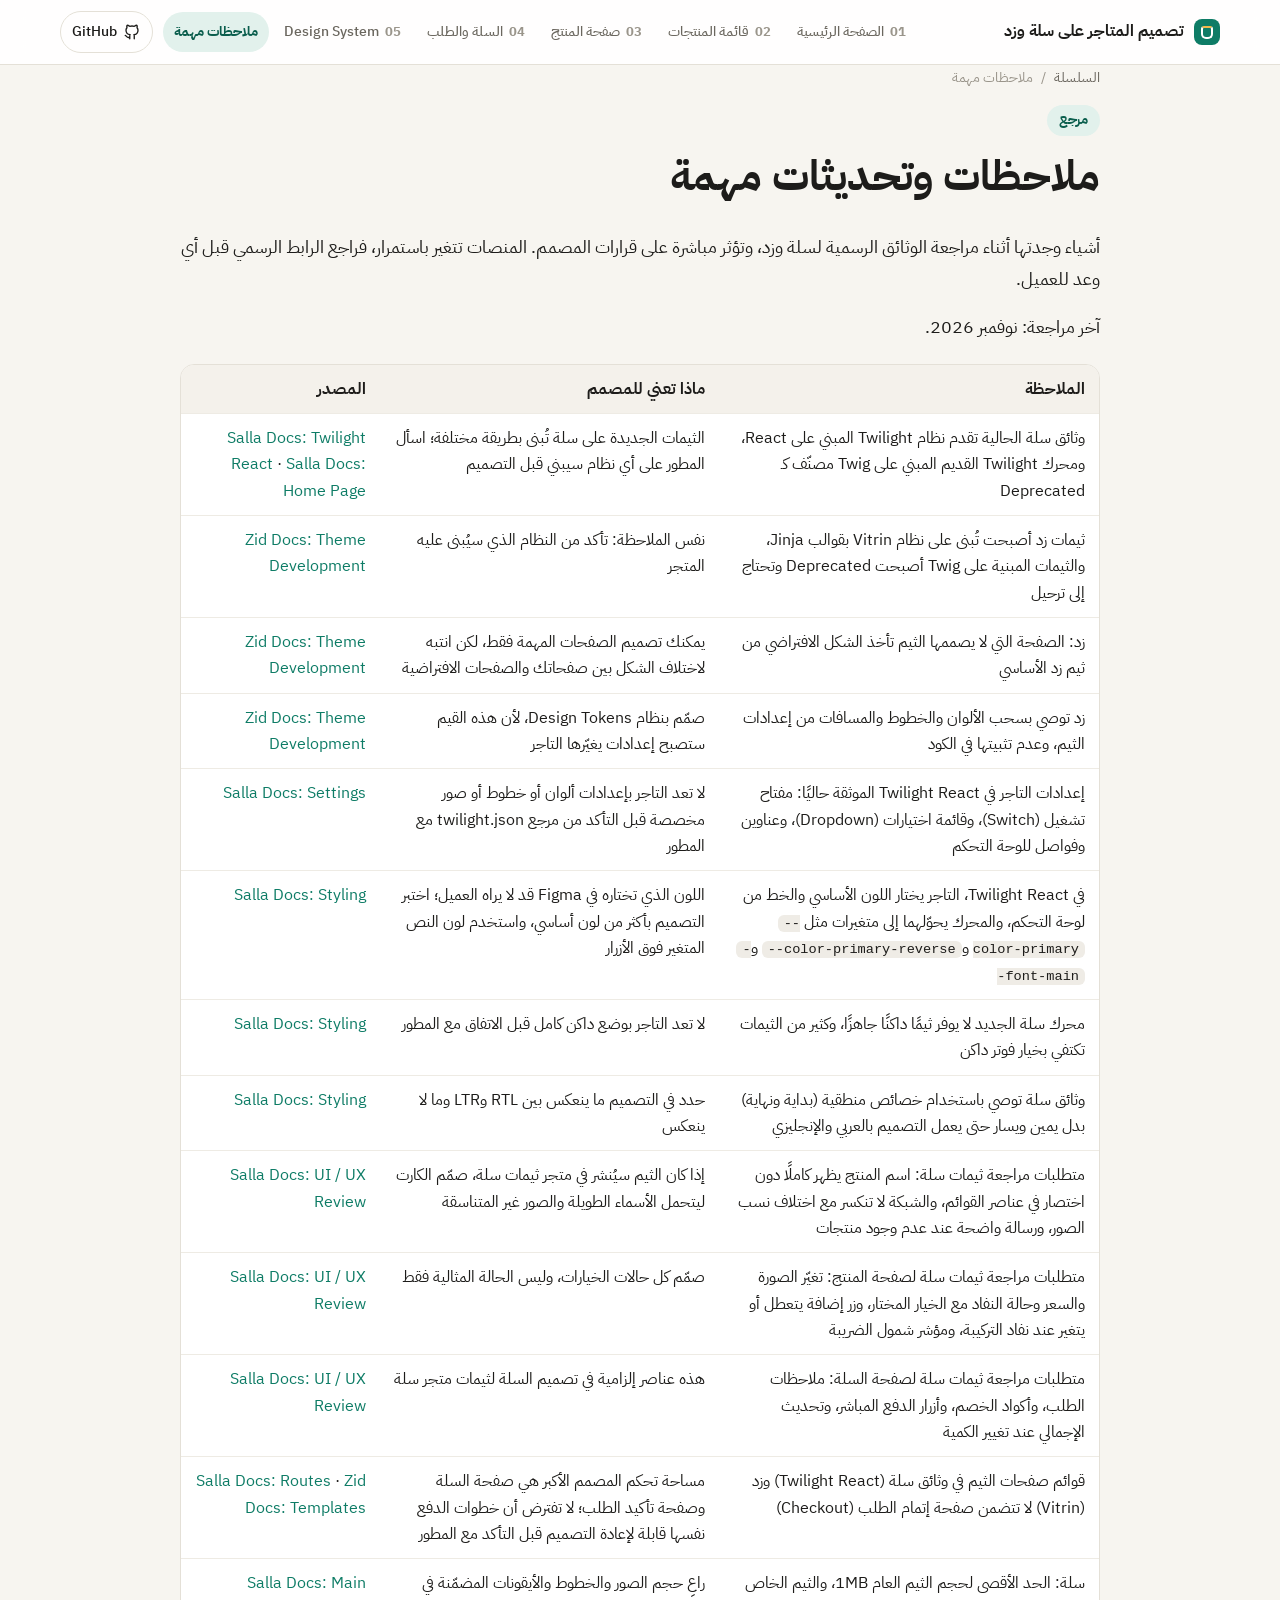
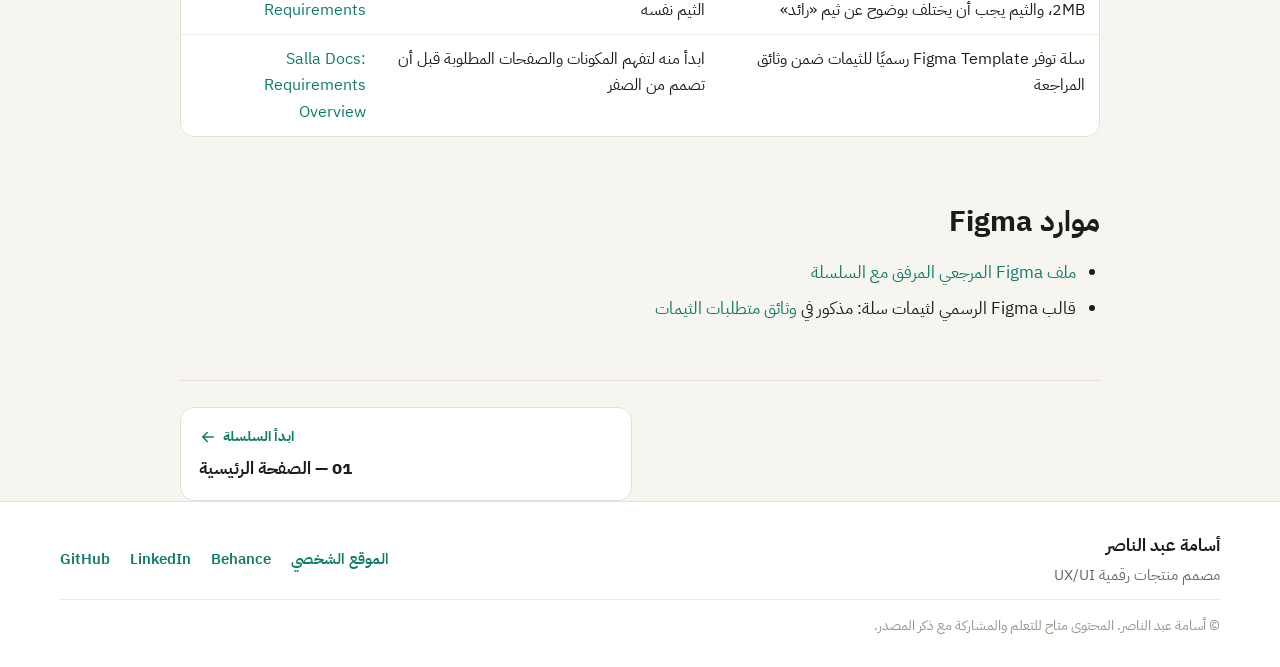
<file: docs/notes.html>
<!doctype html>
<html lang="ar" dir="rtl">
<head>
<meta charset="utf-8">
<meta name="viewport" content="width=device-width, initial-scale=1">
<title>ملاحظات وتحديثات مهمة · تصميم المتاجر على سلة وزد</title>
<meta name="description" content="ملاحظات من الوثائق الرسمية لسلة وزد تؤثر على قرارات المصمم.">
<meta name="author" content="أسامة عبد الناصر">
<link rel="canonical" href="https://osa98.github.io/salla-zid-ecommerce-design/notes.html">
<meta property="og:type" content="website">
<meta property="og:title" content="ملاحظات وتحديثات مهمة · تصميم المتاجر على سلة وزد">
<meta property="og:description" content="ملاحظات من الوثائق الرسمية لسلة وزد تؤثر على قرارات المصمم.">
<meta property="og:url" content="https://osa98.github.io/salla-zid-ecommerce-design/notes.html">
<meta property="og:image" content="https://osa98.github.io/salla-zid-ecommerce-design/assets/og.png">
<meta property="og:locale" content="ar_AR">
<meta name="twitter:card" content="summary_large_image">
<meta name="theme-color" content="#12201C">
<link rel="icon" href="assets/favicon.svg" type="image/svg+xml">
<link rel="preconnect" href="https://fonts.googleapis.com">
<link rel="preconnect" href="https://fonts.gstatic.com" crossorigin>
<link href="https://fonts.googleapis.com/css2?family=IBM+Plex+Sans+Arabic:wght@400;500;600;700&display=swap" rel="stylesheet">
<link rel="stylesheet" href="assets/style.css">
</head>
<body>
<div class="progress" aria-hidden="true"><span></span></div>
<header class="topbar"><div class="wrap topbar-in">
  <a class="brand" href="index.html"><span class="brand-mark" aria-hidden="true"></span><span>تصميم المتاجر على سلة وزد</span></a>
  <button class="menu-btn" aria-label="القائمة" aria-expanded="false"><svg viewBox="0 0 24 24" width="22" height="22" fill="none" stroke="currentColor" stroke-width="2" stroke-linecap="round"><path d="M4 7h16M4 12h16M4 17h16"/></svg></button>
  <nav class="nav" aria-label="المقالات"><a href="01-homepage.html" class=""><b>01</b>الصفحة الرئيسية</a><a href="02-product-listing.html" class=""><b>02</b>قائمة المنتجات</a><a href="03-product-page.html" class=""><b>03</b>صفحة المنتج</a><a href="04-cart-checkout.html" class=""><b>04</b>السلة والطلب</a><a href="05-design-system-handoff.html" class=""><b>05</b>Design System</a><a href="notes.html" class="on">ملاحظات مهمة</a><a class="gh" href="https://github.com/OSA98/salla-zid-ecommerce-design" target="_blank" rel="noopener" aria-label="الريبو على GitHub"><svg viewBox="0 0 24 24" width="18" height="18" fill="none" stroke="currentColor" stroke-width="1.8" stroke-linecap="round" stroke-linejoin="round"><path d="M9 19c-4 1.5-4-2-6-2.5M15 21v-3.5c0-1 .1-1.4-.5-2 2.8-.3 5.5-1.4 5.5-6a4.6 4.6 0 0 0-1.3-3.2 4.3 4.3 0 0 0-.1-3.2s-1.1-.3-3.5 1.3a12 12 0 0 0-6.2 0C6.5 2.8 5.4 3.1 5.4 3.1a4.3 4.3 0 0 0-.1 3.2A4.6 4.6 0 0 0 4 9.5c0 4.6 2.7 5.7 5.5 6-.6.6-.6 1.2-.5 2V21"/></svg><span>GitHub</span></a></nav>
</div></header>

<main class="wrap narrow"><article class="prose wide">
  <nav class="crumbs"><a href="index.html">السلسلة</a><span>/</span><span>ملاحظات مهمة</span></nav>
  <header class="article-head"><span class="kicker">مرجع</span><h1>ملاحظات وتحديثات مهمة</h1></header>
  <p>أشياء وجدتها أثناء مراجعة الوثائق الرسمية لسلة وزد، وتؤثر مباشرة على قرارات المصمم. المنصات تتغير باستمرار، فراجع الرابط الرسمي قبل أي وعد للعميل.</p>
<p>آخر مراجعة: نوفمبر 2026.</p>
<div class="table-wrap"><table>
<thead>
<tr>
<th>الملاحظة</th>
<th>ماذا تعني للمصمم</th>
<th>المصدر</th>
</tr>
</thead>
<tbody>
<tr>
<td>وثائق سلة الحالية تقدم نظام Twilight المبني على React، ومحرك Twilight القديم المبني على Twig مصنّف كـ Deprecated</td>
<td>الثيمات الجديدة على سلة تُبنى بطريقة مختلفة؛ اسأل المطور على أي نظام سيبني قبل التصميم</td>
<td><a href="https://docs.salla.dev/twilight/react/start/what-is-a-theme" target="_blank" rel="noopener">Salla Docs: Twilight React</a> · <a href="https://docs.salla.dev/422558m0" target="_blank" rel="noopener">Salla Docs: Home Page</a></td>
</tr>
<tr>
<td>ثيمات زد أصبحت تُبنى على نظام Vitrin بقوالب Jinja، والثيمات المبنية على Twig أصبحت Deprecated وتحتاج إلى ترحيل</td>
<td>نفس الملاحظة: تأكد من النظام الذي سيُبنى عليه المتجر</td>
<td><a href="https://docs.zid.sa/theme-development.md" target="_blank" rel="noopener">Zid Docs: Theme Development</a></td>
</tr>
<tr>
<td>زد: الصفحة التي لا يصممها الثيم تأخذ الشكل الافتراضي من ثيم زد الأساسي</td>
<td>يمكنك تصميم الصفحات المهمة فقط، لكن انتبه لاختلاف الشكل بين صفحاتك والصفحات الافتراضية</td>
<td><a href="https://docs.zid.sa/theme-development.md" target="_blank" rel="noopener">Zid Docs: Theme Development</a></td>
</tr>
<tr>
<td>زد توصي بسحب الألوان والخطوط والمسافات من إعدادات الثيم، وعدم تثبيتها في الكود</td>
<td>صمّم بنظام Design Tokens، لأن هذه القيم ستصبح إعدادات يغيّرها التاجر</td>
<td><a href="https://docs.zid.sa/theme-development.md" target="_blank" rel="noopener">Zid Docs: Theme Development</a></td>
</tr>
<tr>
<td>إعدادات التاجر في Twilight React الموثقة حاليًا: مفتاح تشغيل (Switch)، وقائمة اختيارات (Dropdown)، وعناوين وفواصل للوحة التحكم</td>
<td>لا تعد التاجر بإعدادات ألوان أو خطوط أو صور مخصصة قبل التأكد من مرجع twilight.json مع المطور</td>
<td><a href="https://docs.salla.dev/twilight/react/guide/settings" target="_blank" rel="noopener">Salla Docs: Settings</a></td>
</tr>
<tr>
<td>في Twilight React، التاجر يختار اللون الأساسي والخط من لوحة التحكم، والمحرك يحوّلهما إلى متغيرات مثل <code>--color-primary</code> و<code>--color-primary-reverse</code> و<code>--font-main</code></td>
<td>اللون الذي تختاره في Figma قد لا يراه العميل؛ اختبر التصميم بأكثر من لون أساسي، واستخدم لون النص المتغير فوق الأزرار</td>
<td><a href="https://docs.salla.dev/twilight/react/guide/styling" target="_blank" rel="noopener">Salla Docs: Styling</a></td>
</tr>
<tr>
<td>محرك سلة الجديد لا يوفر ثيمًا داكنًا جاهزًا، وكثير من الثيمات تكتفي بخيار فوتر داكن</td>
<td>لا تعد التاجر بوضع داكن كامل قبل الاتفاق مع المطور</td>
<td><a href="https://docs.salla.dev/twilight/react/guide/styling" target="_blank" rel="noopener">Salla Docs: Styling</a></td>
</tr>
<tr>
<td>وثائق سلة توصي باستخدام خصائص منطقية (بداية ونهاية) بدل يمين ويسار حتى يعمل التصميم بالعربي والإنجليزي</td>
<td>حدد في التصميم ما ينعكس بين RTL وLTR وما لا ينعكس</td>
<td><a href="https://docs.salla.dev/twilight/react/guide/styling" target="_blank" rel="noopener">Salla Docs: Styling</a></td>
</tr>
<tr>
<td>متطلبات مراجعة ثيمات سلة: اسم المنتج يظهر كاملًا دون اختصار في عناصر القوائم، والشبكة لا تنكسر مع اختلاف نسب الصور، ورسالة واضحة عند عدم وجود منتجات</td>
<td>إذا كان الثيم سيُنشر في متجر ثيمات سلة، صمّم الكارت ليتحمل الأسماء الطويلة والصور غير المتناسقة</td>
<td><a href="https://docs.salla.dev/421887m0" target="_blank" rel="noopener">Salla Docs: UI / UX Review</a></td>
</tr>
<tr>
<td>متطلبات مراجعة ثيمات سلة لصفحة المنتج: تغيّر الصورة والسعر وحالة النفاد مع الخيار المختار، وزر إضافة يتعطل أو يتغير عند نفاد التركيبة، ومؤشر شمول الضريبة</td>
<td>صمّم كل حالات الخيارات، وليس الحالة المثالية فقط</td>
<td><a href="https://docs.salla.dev/421887m0" target="_blank" rel="noopener">Salla Docs: UI / UX Review</a></td>
</tr>
<tr>
<td>متطلبات مراجعة ثيمات سلة لصفحة السلة: ملاحظات الطلب، وأكواد الخصم، وأزرار الدفع المباشر، وتحديث الإجمالي عند تغيير الكمية</td>
<td>هذه عناصر إلزامية في تصميم السلة لثيمات متجر سلة</td>
<td><a href="https://docs.salla.dev/421887m0" target="_blank" rel="noopener">Salla Docs: UI / UX Review</a></td>
</tr>
<tr>
<td>قوائم صفحات الثيم في وثائق سلة (Twilight React) وزد (Vitrin) لا تتضمن صفحة إتمام الطلب (Checkout)</td>
<td>مساحة تحكم المصمم الأكبر هي صفحة السلة وصفحة تأكيد الطلب؛ لا تفترض أن خطوات الدفع نفسها قابلة لإعادة التصميم قبل التأكد مع المطور</td>
<td><a href="https://docs.salla.dev/twilight/react/routes" target="_blank" rel="noopener">Salla Docs: Routes</a> · <a href="https://docs.zid.sa/overview-1379323m0" target="_blank" rel="noopener">Zid Docs: Templates</a></td>
</tr>
<tr>
<td>سلة: الحد الأقصى لحجم الثيم العام 1MB، والثيم الخاص 2MB، والثيم يجب أن يختلف بوضوح عن ثيم «رائد»</td>
<td>راعِ حجم الصور والخطوط والأيقونات المضمّنة في الثيم نفسه</td>
<td><a href="https://docs.salla.dev/421886m0" target="_blank" rel="noopener">Salla Docs: Main Requirements</a></td>
</tr>
<tr>
<td>سلة توفر Figma Template رسميًا للثيمات ضمن وثائق المراجعة</td>
<td>ابدأ منه لتفهم المكونات والصفحات المطلوبة قبل أن تصمم من الصفر</td>
<td><a href="https://docs.salla.dev/421885m0" target="_blank" rel="noopener">Salla Docs: Requirements Overview</a></td>
</tr>
</tbody>
</table></div>
<h2 id="موارد-figma">موارد Figma</h2>
<ul>
<li><a href="https://www.figma.com/community/file/1268914036251108812" target="_blank" rel="noopener">ملف Figma المرجعي المرفق مع السلسلة</a></li>
<li>قالب Figma الرسمي لثيمات سلة: مذكور في <a href="https://docs.salla.dev/421885m0" target="_blank" rel="noopener">وثائق متطلبات الثيمات</a></li>
</ul>
  <nav class="pager"><span></span><a class="pg next" href="01-homepage.html"><span class="pg-dir">ابدأ السلسلة <svg viewBox="0 0 24 24" width="18" height="18" fill="none" stroke="currentColor" stroke-width="2" stroke-linecap="round" stroke-linejoin="round"><path d="M19 12H5M11 6l-6 6 6 6"/></svg></span><span class="pg-title">01 — الصفحة الرئيسية</span></a></nav>
</article></main>
<footer class="site-foot"><div class="wrap foot-in">
  <div><div class="foot-name">أسامة عبد الناصر</div><div class="foot-role">مصمم منتجات رقمية UX/UI</div></div>
  <nav class="foot-links"><a href="https://osama-abdelnaser.com" target="_blank" rel="noopener">الموقع الشخصي</a><a href="https://www.behance.net/osamaabdelnaser1" target="_blank" rel="noopener">Behance</a><a href="https://www.linkedin.com/in/osama-abdelnaser" target="_blank" rel="noopener">LinkedIn</a><a href="https://github.com/OSA98/salla-zid-ecommerce-design" target="_blank" rel="noopener">GitHub</a></nav>
  <div class="foot-copy">© أسامة عبد الناصر. المحتوى متاح للتعلم والمشاركة مع ذكر المصدر.</div>
</div></footer>
<div class="lightbox" hidden><button class="lb-close" aria-label="إغلاق">×</button><img alt=""></div>
<script src="assets/site.js"></script>
</body>
</html>
</file>
<file: docs/assets/style.css>
:root{
  --bg:#F7F5F0; --paper:#FFFFFF; --line:#E4E0D7; --line2:#EEEBE4;
  --ink:#1D1C1A; --muted:#6B675F; --soft:#9A958B;
  --acc:#0E7C66; --acc2:#0A5E4D; --acc-soft:#E2F1EC;
  --amber:#F2B84B; --amber-soft:#FBF1DE; --amber-ink:#7A5212;
  --dark:#12201C; --radius:16px;
  --font:'IBM Plex Sans Arabic', system-ui, -apple-system, 'Segoe UI', Tahoma, sans-serif;
}
*{box-sizing:border-box}
html{scroll-behavior:smooth;-webkit-text-size-adjust:100%}
body{margin:0;background:var(--bg);color:var(--ink);font-family:var(--font);font-size:17px;line-height:1.85;-webkit-font-smoothing:antialiased}
img{max-width:100%;height:auto;display:block}
a{color:var(--acc);text-decoration:none}
a:hover{text-decoration:underline}
.wrap{max-width:1200px;margin:0 auto;padding:0 20px}
.narrow{max-width:960px}

/* progress */
.progress{position:fixed;top:0;inset-inline:0;height:3px;z-index:60;pointer-events:none}
.progress span{display:block;height:100%;width:0;background:var(--amber);transition:width .1s linear}

/* top bar */
.topbar{position:sticky;top:0;z-index:50;background:rgba(255,255,255,.9);backdrop-filter:saturate(1.4) blur(12px);-webkit-backdrop-filter:saturate(1.4) blur(12px);border-bottom:1px solid var(--line)}
.topbar-in{display:flex;align-items:center;gap:18px;height:64px}
.brand{display:flex;align-items:center;gap:10px;color:var(--ink);font-weight:700;font-size:16px;white-space:nowrap}
.brand:hover{text-decoration:none}
.brand-mark{width:26px;height:26px;border-radius:8px;background:var(--acc);position:relative;flex:none}
.brand-mark::after{content:"";position:absolute;inset:7px 7px 6px;border:2.5px solid #fff;border-top-color:var(--amber);border-radius:3px 3px 5px 5px}
.nav{display:flex;align-items:center;gap:4px;margin-inline-start:auto;overflow-x:auto;scrollbar-width:none}
.nav::-webkit-scrollbar{display:none}
.nav a{display:inline-flex;align-items:center;gap:6px;padding:7px 11px;border-radius:999px;color:var(--muted);font-size:14px;font-weight:500;white-space:nowrap}
.nav a b{color:var(--soft);font-weight:700;font-size:12.5px}
.nav a:hover{background:var(--line2);color:var(--ink);text-decoration:none}
.nav a.on{background:var(--acc-soft);color:var(--acc2);font-weight:700}
.nav a.on b{color:var(--acc)}
.nav a.gh{border:1px solid var(--line);color:var(--ink);margin-inline-start:6px}
.menu-btn{display:none;margin-inline-start:auto;background:none;border:1px solid var(--line);border-radius:10px;width:42px;height:42px;align-items:center;justify-content:center;color:var(--ink);cursor:pointer}

/* hero */
.hero{background:var(--dark);color:#fff;position:relative;overflow:hidden}
.hero::before{content:"";position:absolute;inset:0;background:radial-gradient(700px 500px at 25% 60%,rgba(14,124,102,.55),transparent 70%),radial-gradient(500px 360px at 90% 0%,rgba(242,184,75,.14),transparent 70%)}
.hero::after{content:"";position:absolute;inset:0;background-image:radial-gradient(rgba(255,255,255,.07) 1px,transparent 1px);background-size:24px 24px}
.hero-in{position:relative;z-index:1;display:grid;grid-template-columns:1.05fr .95fr;gap:40px;align-items:center;padding-top:64px;padding-bottom:56px}
.pill{display:inline-block;background:var(--amber);color:#1A1A1A;border-radius:999px;padding:5px 16px;font-size:14.5px;font-weight:700}
.hero h1{font-size:clamp(34px,5vw,58px);line-height:1.25;margin:20px 0 14px;letter-spacing:-.3px}
.hero h1 em{font-style:normal;color:var(--amber)}
.lead{font-size:18px;color:#BFCFC9;line-height:1.9;margin:0;max-width:560px}
.hero-actions{display:flex;flex-wrap:wrap;gap:12px;margin-top:26px}
.btn{display:inline-flex;align-items:center;gap:8px;border-radius:12px;padding:12px 20px;font-weight:700;font-size:15.5px}
.btn:hover{text-decoration:none}
.btn.primary{background:var(--amber);color:#1A1A1A}
.btn.primary:hover{background:#F6C76A}
.btn.ghost{border:1px solid rgba(255,255,255,.25);color:#fff}
.btn.ghost:hover{background:rgba(255,255,255,.08)}
.stats{display:flex;gap:34px;margin-top:34px;padding-top:22px;border-top:1px solid rgba(255,255,255,.12)}
.stats div{display:flex;flex-direction:column;line-height:1.3}
.stats b{font-size:30px}
.stats span{font-size:14px;color:#A9BDB6}
.hero-art img{width:100%;filter:drop-shadow(0 30px 50px rgba(0,0,0,.45))}

.quote{text-align:center;padding:52px 20px 10px}
.quote p{font-size:clamp(22px,3vw,30px);font-weight:700;margin:0;color:var(--acc2)}

/* cards */
.sec-title{font-size:26px;margin:44px 0 20px}
.sec-title.sm{font-size:21px;margin:0 0 12px}
.cards{display:grid;grid-template-columns:repeat(auto-fill,minmax(330px,1fr));gap:22px}
.card{background:var(--paper);border:1px solid var(--line);border-radius:18px;overflow:hidden;color:var(--ink);display:flex;flex-direction:column;transition:transform .18s ease,box-shadow .18s ease}
.card:hover{text-decoration:none;transform:translateY(-3px);box-shadow:0 22px 40px -24px rgba(50,35,10,.35)}
.card-img{aspect-ratio:16/10;overflow:hidden;background:#EFECE6;border-bottom:1px solid var(--line2)}
.card-img img{width:100%;height:100%;object-fit:cover;object-position:top}
.card-body{padding:18px 20px 18px;display:flex;flex-direction:column;flex:1}
.card-num{font-weight:700;color:var(--acc);font-size:14px}
.card h3{margin:2px 0 6px;font-size:21px;line-height:1.5}
.card p{margin:0;color:var(--muted);font-size:15px;line-height:1.75}
.card-meta{display:flex;align-items:center;gap:14px;margin-top:auto;padding-top:14px;font-size:13.5px;color:var(--soft)}
.card-meta span{display:inline-flex;align-items:center;gap:5px}
.card-go{margin-inline-start:auto;color:var(--acc);font-weight:700}
.card.soon{background:transparent;border-style:dashed;justify-content:center;min-height:200px}

.notes-cta{display:flex;align-items:center;gap:18px;margin-top:34px;background:var(--amber-soft);border:1px solid #F1DDB2;border-radius:18px;padding:20px 24px;color:var(--amber-ink)}
.notes-cta:hover{text-decoration:none;background:#FAEBCB}
.nc-icon{width:46px;height:46px;border-radius:50%;background:#fff;display:flex;align-items:center;justify-content:center;flex:none;color:#B7791F}
.nc-text{display:flex;flex-direction:column;line-height:1.7}
.nc-text b{font-size:18px;color:#5E3F0E}
.nc-text span{font-size:15px}
.nc-go{margin-inline-start:auto;flex:none}

.two-col{display:grid;grid-template-columns:1fr 1fr;gap:22px;margin:28px auto 70px}
.panel{background:var(--paper);border:1px solid var(--line);border-radius:18px;padding:24px 26px}
.plain{margin:0;padding-inline-start:20px;color:var(--muted)}
.muted{color:var(--muted);margin:0 0 12px;font-size:15.5px}
.notion-links{display:flex;flex-direction:column;gap:6px}
.notion-links a{display:inline-flex;align-items:center;gap:8px;font-weight:600;font-size:15px}

/* article layout */
.article-layout{display:grid;grid-template-columns:250px minmax(0,780px);gap:56px;justify-content:center;padding-top:34px;padding-bottom:70px}
.toc{position:sticky;top:88px;align-self:start;max-height:calc(100vh - 110px);overflow:auto;font-size:14.5px;padding-inline-end:4px}
.toc-title{font-weight:700;color:var(--soft);font-size:13px;margin-bottom:10px}
.toc ol,.toc-mobile ol{list-style:none;margin:0;padding:0;border-inline-start:2px solid var(--line)}
.toc li a,.toc-mobile li a{display:block;padding:6px 14px;color:var(--muted);line-height:1.6;margin-inline-start:-2px;border-inline-start:2px solid transparent}
.toc li a:hover{color:var(--ink);text-decoration:none}
.toc li a.active{color:var(--acc2);border-inline-start-color:var(--acc);font-weight:700}
.toc-extra{display:flex;flex-direction:column;gap:8px;margin-top:22px;padding-top:16px;border-top:1px solid var(--line)}
.toc-extra a{display:inline-flex;align-items:center;gap:8px;color:var(--muted);font-weight:600;font-size:14px}
.toc-mobile{display:none;background:var(--paper);border:1px solid var(--line);border-radius:14px;padding:12px 16px;margin:0 0 26px}
.toc-mobile summary{cursor:pointer;font-weight:700;list-style:none;display:flex;justify-content:space-between;align-items:center}
.toc-mobile summary::-webkit-details-marker{display:none}
.toc-mobile summary::after{content:"";width:9px;height:9px;border-inline-end:2px solid var(--muted);border-bottom:2px solid var(--muted);transform:rotate(45deg);margin-inline-end:4px;transition:transform .15s}
.toc-mobile[open] summary::after{transform:rotate(-135deg)}
.toc-mobile ol{margin-top:10px}

/* prose */
.prose{min-width:0}
.crumbs{display:flex;gap:8px;font-size:14px;color:var(--soft);margin-bottom:12px}
.crumbs a{color:var(--muted)}
.article-head{margin-bottom:26px}
.kicker{display:inline-block;background:var(--acc-soft);color:var(--acc2);font-weight:700;font-size:13.5px;border-radius:999px;padding:3px 12px}
.prose h1{font-size:clamp(30px,4vw,42px);line-height:1.35;margin:12px 0 10px}
.meta{display:flex;flex-wrap:wrap;gap:8px 18px;color:var(--muted);font-size:14.5px;margin:0}
.meta span{display:inline-flex;align-items:center;gap:6px}
.prose h2{font-size:clamp(23px,2.6vw,29px);line-height:1.45;margin:58px 0 14px;scroll-margin-top:88px;padding-top:6px}
.prose h3{font-size:20.5px;line-height:1.5;margin:34px 0 8px;scroll-margin-top:88px}
.prose p{margin:0 0 16px;font-size:17.5px}
.prose ul,.prose ol{padding-inline-start:24px;margin:0 0 18px}
.prose li{margin:4px 0}
.prose strong{font-weight:700}
.prose hr{border:0;border-top:1px solid var(--line);margin:36px 0}
.prose blockquote{margin:22px 0;background:var(--paper);border:1px solid var(--line);border-inline-start:4px solid var(--acc);border-radius:12px;padding:14px 20px}
.prose blockquote p{margin:0;font-size:17px}
.prose > blockquote:first-of-type{background:var(--amber-soft);border-color:#F1DDB2;border-inline-start-color:#E0A33A;color:#5E3F0E}
.prose code{direction:ltr;unicode-bidi:isolate;background:#EFECE6;border-radius:6px;padding:1px 6px;font-size:.88em;font-family:ui-monospace,SFMono-Regular,Menlo,Consolas,monospace}
.table-wrap{overflow-x:auto;margin:20px 0 24px;border:1px solid var(--line);border-radius:14px;background:var(--paper)}
.prose table{width:100%;border-collapse:collapse;font-size:15.5px;line-height:1.7}
.prose th{background:#F4F1EB;text-align:start;font-weight:700;padding:11px 14px;white-space:nowrap}
.prose td{padding:11px 14px;border-top:1px solid var(--line2);vertical-align:top}
.prose figure{margin:28px 0 30px}
.prose figure a.zoom{display:block;border-radius:14px;overflow:hidden;border:1px solid var(--line);background:#F5F3EE;cursor:zoom-in}
.prose figure img{width:100%}
.prose figcaption{text-align:center;color:var(--muted);font-size:14.5px;margin-top:10px;line-height:1.7}
.checklist{list-style:none;padding:0 !important}
.task label{display:flex;gap:12px;align-items:flex-start;padding:10px 14px;background:var(--paper);border:1px solid var(--line2);border-radius:12px;margin:8px 0;cursor:pointer}
.task input{margin-top:7px;width:18px;height:18px;accent-color:var(--acc);flex:none}
.task input:checked + span{color:var(--soft);text-decoration:line-through}

/* pager */
.pager{display:grid;grid-template-columns:1fr 1fr;gap:16px;margin-top:56px;padding-top:26px;border-top:1px solid var(--line)}
.pg{display:flex;flex-direction:column;gap:4px;background:var(--paper);border:1px solid var(--line);border-radius:14px;padding:16px 18px;color:var(--ink)}
.pg:hover{text-decoration:none;border-color:var(--acc)}
.pg.next{text-align:end;align-items:flex-end}
.pg-dir{display:inline-flex;align-items:center;gap:6px;color:var(--acc);font-size:14px;font-weight:700}
.pg-title{font-weight:700;font-size:16.5px}

/* footer */
.site-foot{border-top:1px solid var(--line);background:var(--paper)}
.foot-in{display:grid;grid-template-columns:auto 1fr;gap:10px 30px;align-items:center;padding-top:28px;padding-bottom:28px}
.foot-name{font-weight:700}
.foot-role{color:var(--muted);font-size:14.5px}
.foot-links{display:flex;flex-wrap:wrap;gap:6px 20px;justify-content:flex-end;font-weight:600;font-size:15px}
.foot-copy{grid-column:1/-1;color:var(--soft);font-size:13.5px;padding-top:14px;border-top:1px solid var(--line2)}

/* lightbox */
.lightbox{position:fixed;inset:0;z-index:100;background:rgba(10,14,13,.93);display:flex;align-items:center;justify-content:center;padding:24px;cursor:zoom-out}
.lightbox[hidden]{display:none}
.lightbox img{max-width:96vw;max-height:92vh;width:auto;border-radius:10px;box-shadow:0 30px 80px rgba(0,0,0,.5)}
.lb-close{position:absolute;top:14px;inset-inline-start:16px;width:44px;height:44px;border-radius:50%;border:0;background:rgba(255,255,255,.12);color:#fff;font-size:28px;line-height:1;cursor:pointer}

/* responsive */
@media (max-width:1100px){
  .nav a b{display:none}
}
@media (max-width:980px){
  .menu-btn{display:inline-flex}
  .nav{display:none;position:absolute;top:64px;inset-inline:0;background:#fff;border-bottom:1px solid var(--line);flex-direction:column;align-items:stretch;padding:10px 16px 16px;gap:2px;box-shadow:0 20px 30px -20px rgba(0,0,0,.25)}
  .nav.open{display:flex}
  .nav a{border-radius:10px;padding:10px 12px;font-size:15.5px}
  .nav a b{display:inline}
  .nav a.gh{margin:6px 0 0;justify-content:center}
  .article-layout{grid-template-columns:minmax(0,1fr);gap:0;padding-top:22px}
  .toc{display:none}
  .toc-mobile{display:block}
  .hero-in{grid-template-columns:1fr;padding-top:44px}
  .hero-art{max-width:560px;margin:0 auto}
  .two-col{grid-template-columns:1fr}
}
@media (max-width:600px){
  body{font-size:16px}
  .prose p{font-size:16.5px}
  .brand span:last-child{font-size:15px}
  .stats{gap:22px}
  .pager{grid-template-columns:1fr}
  .foot-in{grid-template-columns:1fr}
  .foot-links{justify-content:flex-start}
  .notes-cta{align-items:flex-start}
  .nc-go{display:none}
}
@media (prefers-reduced-motion:reduce){html{scroll-behavior:auto}.card{transition:none}}
</file>
